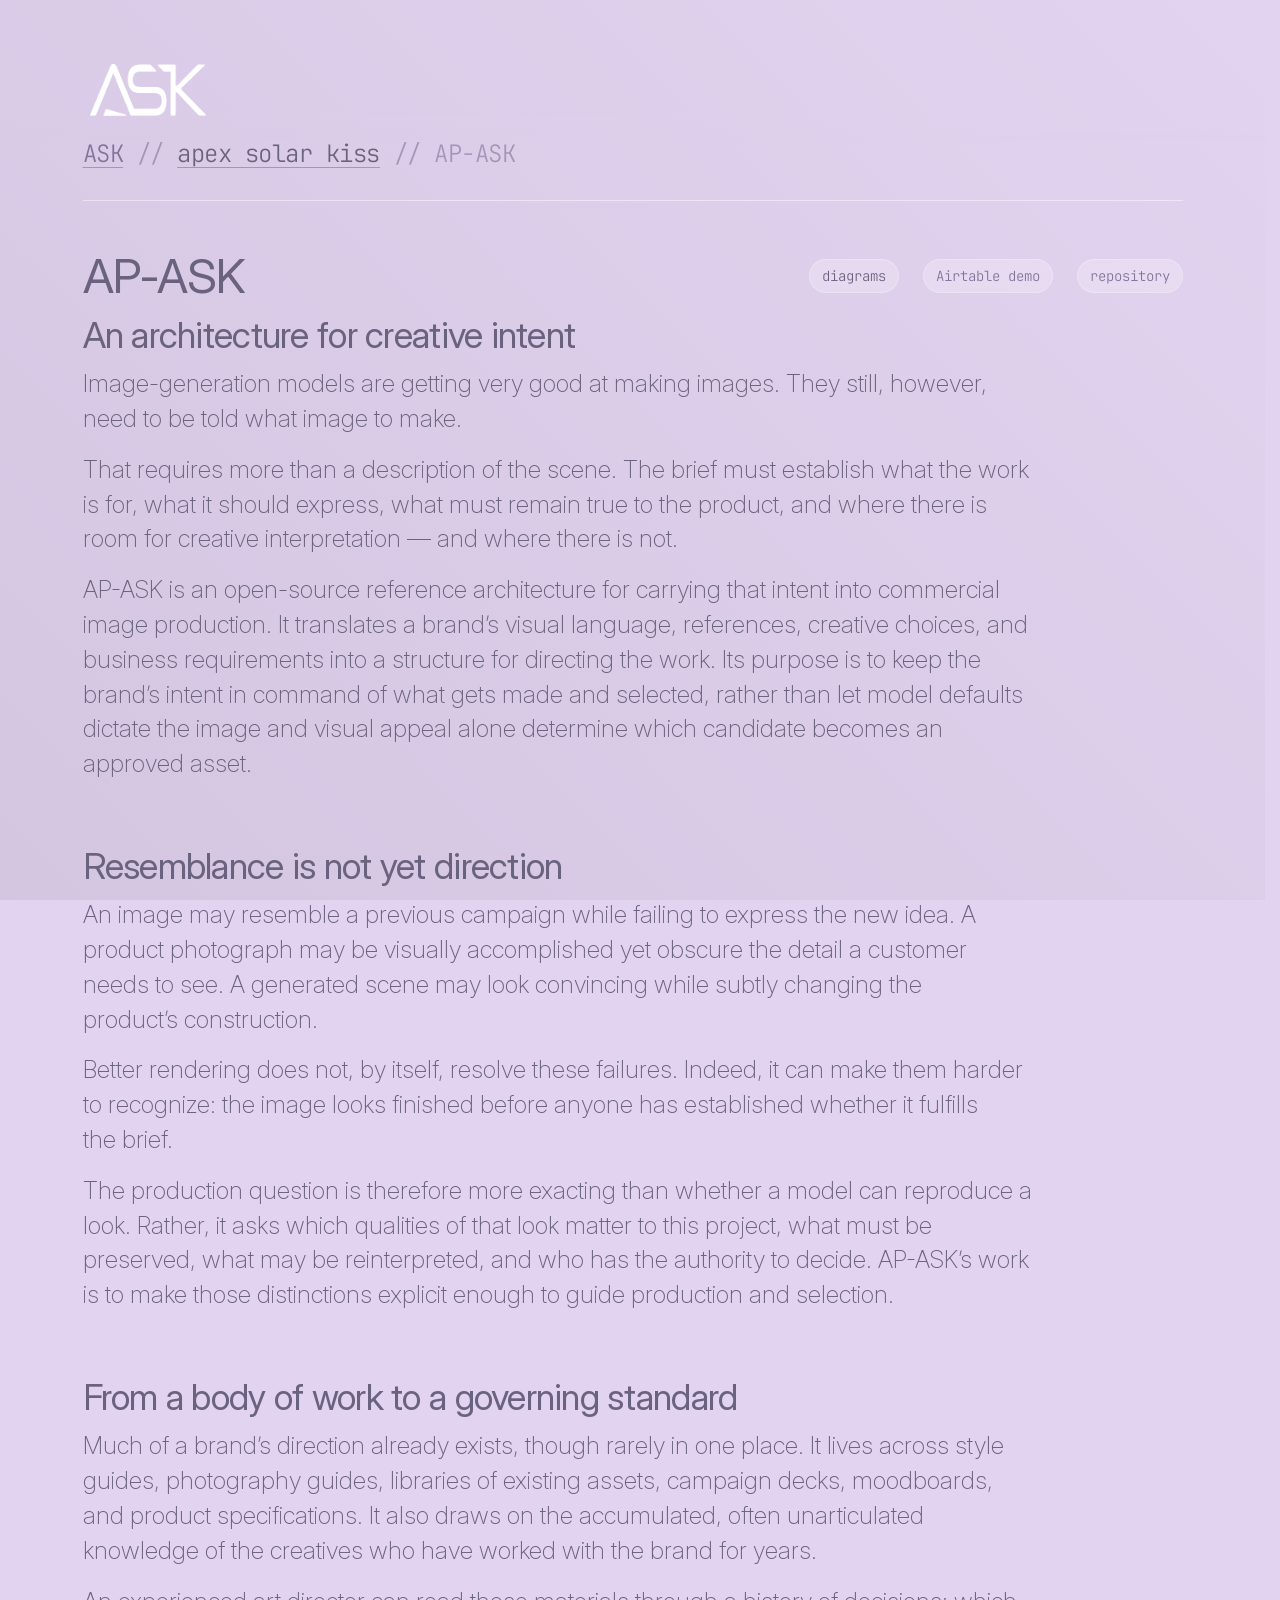
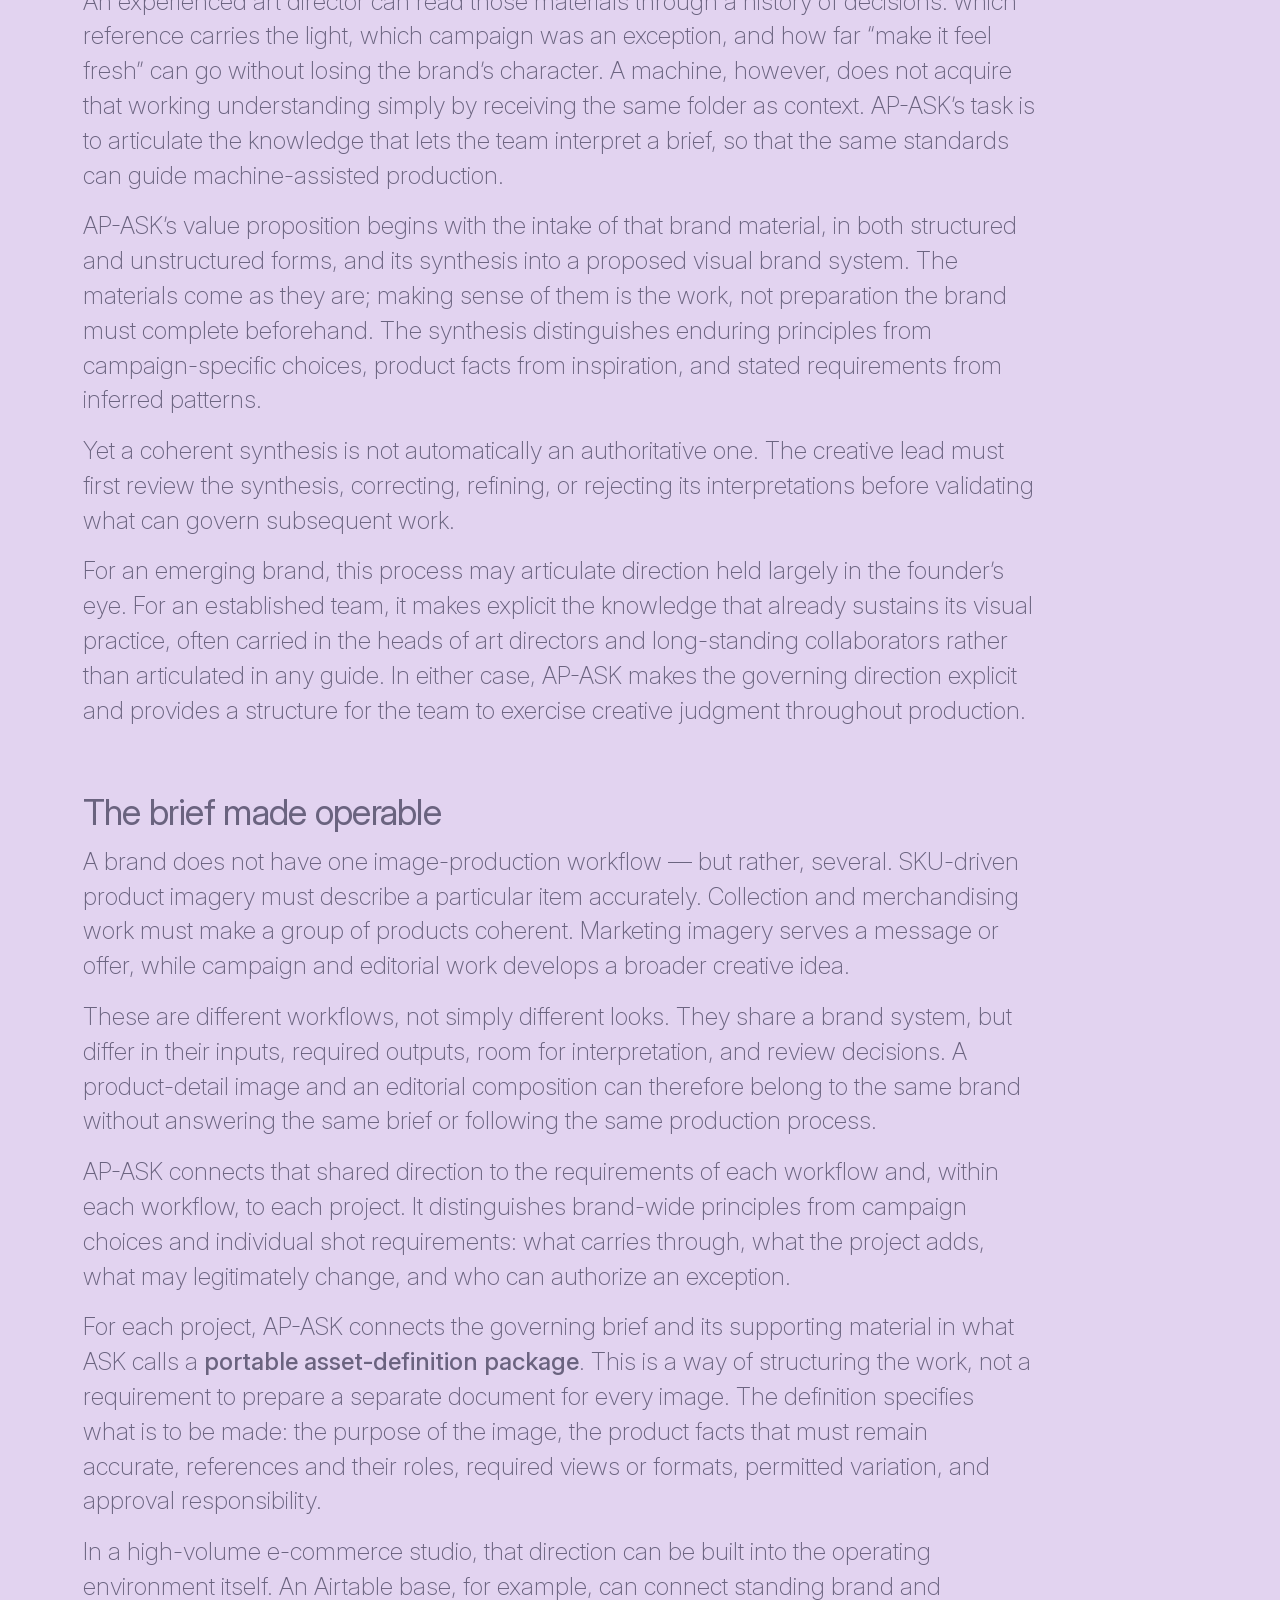
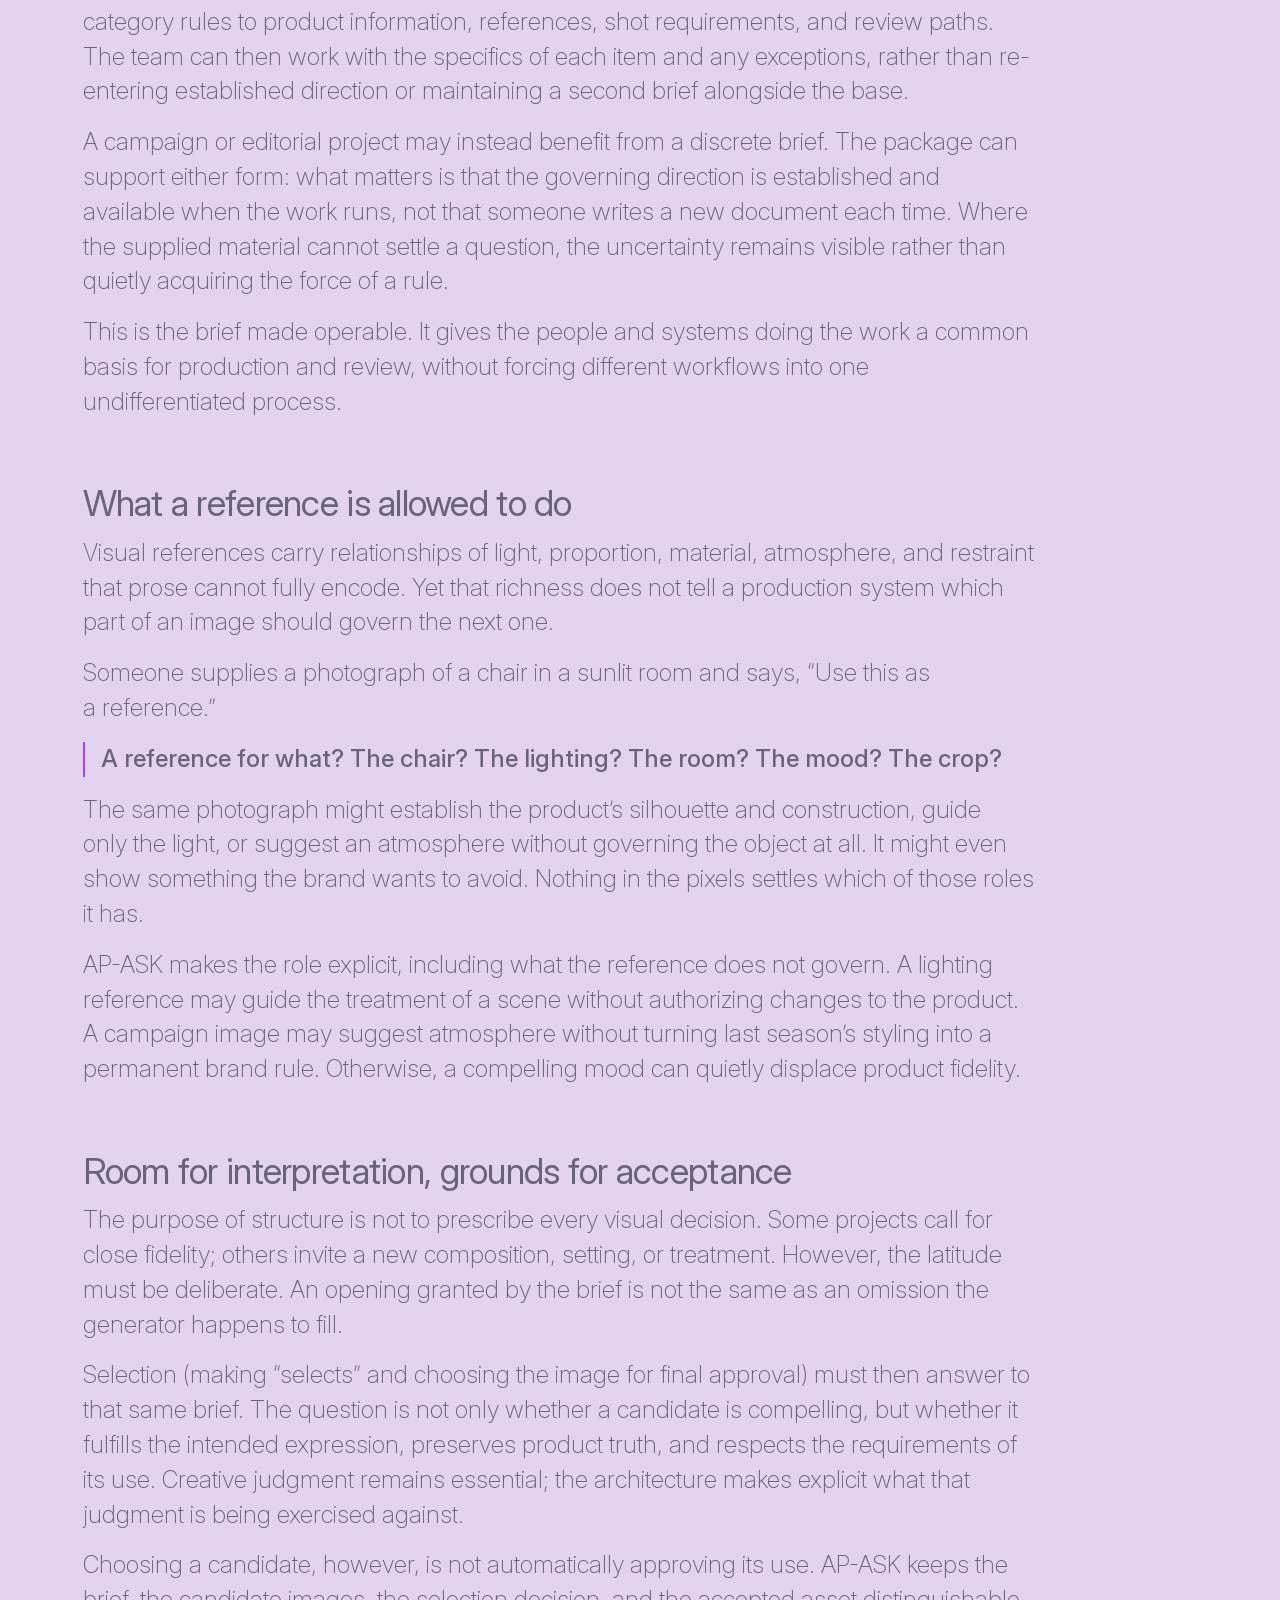
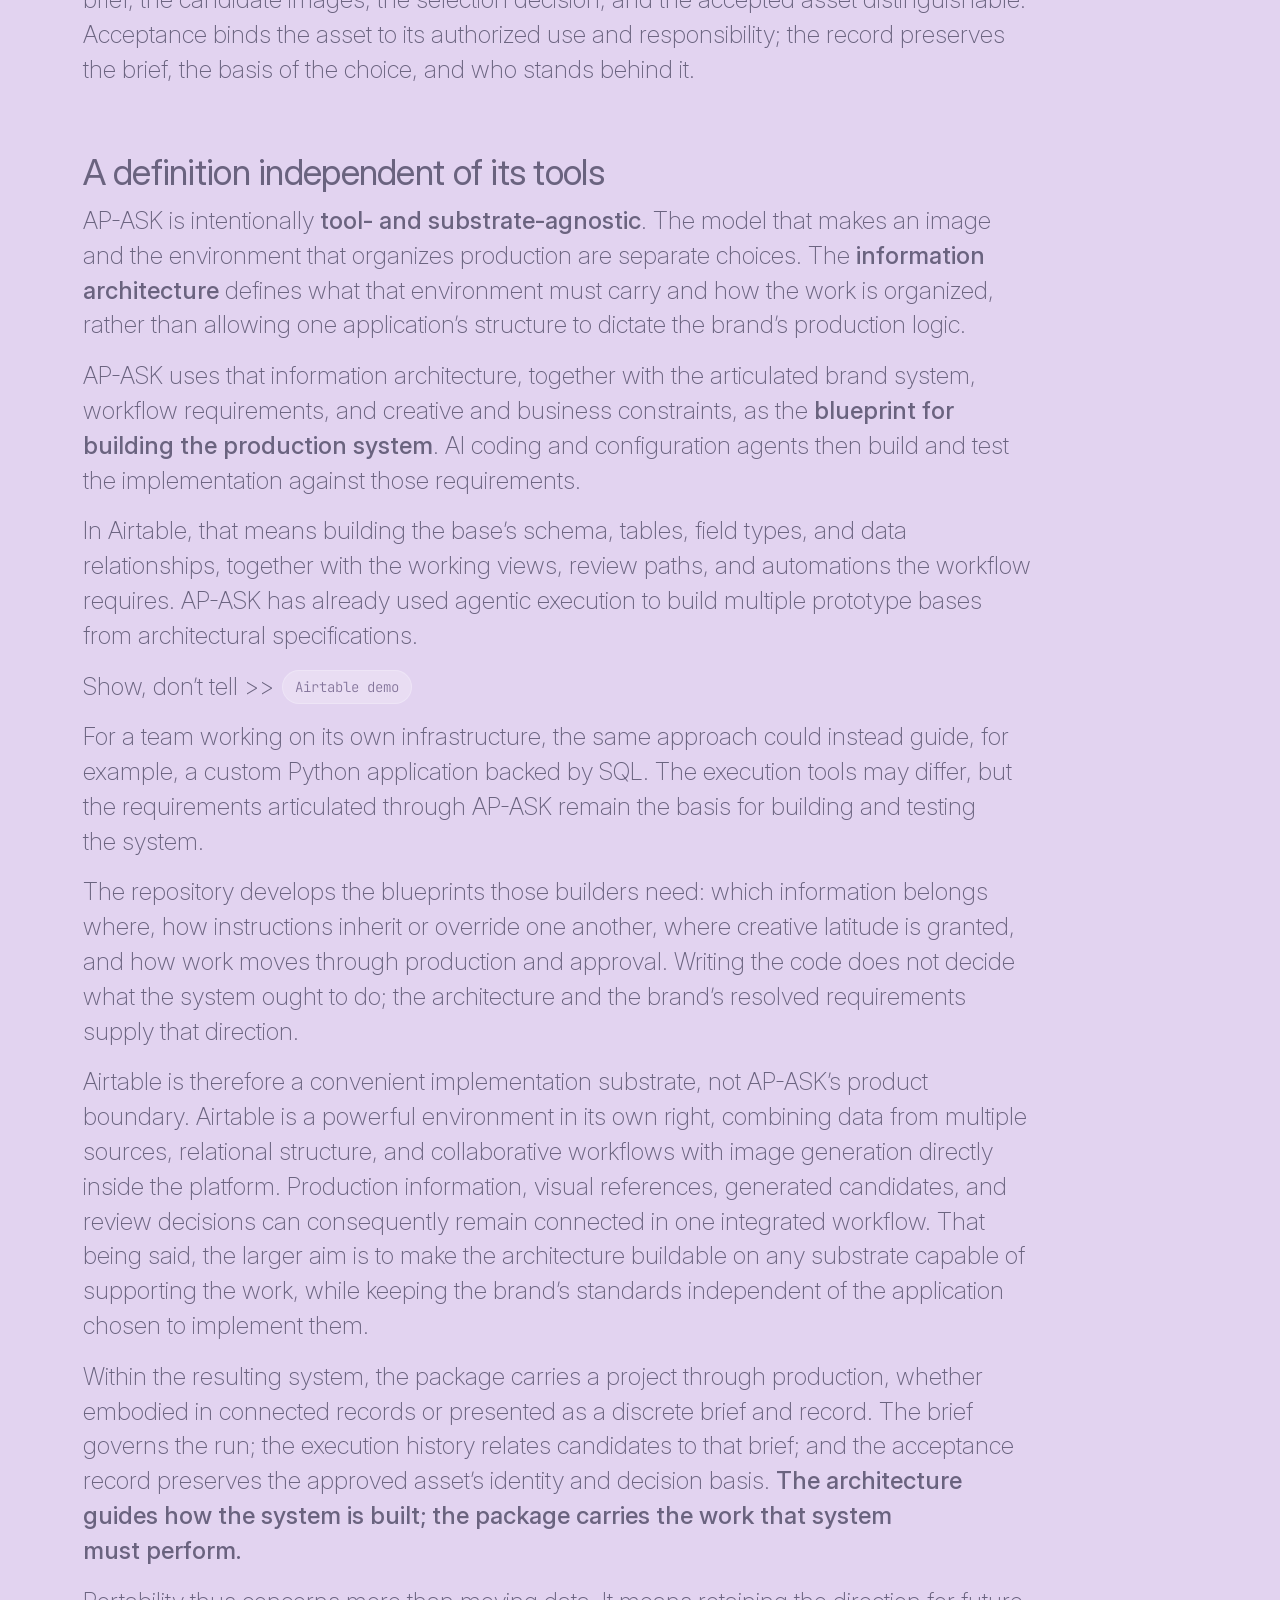
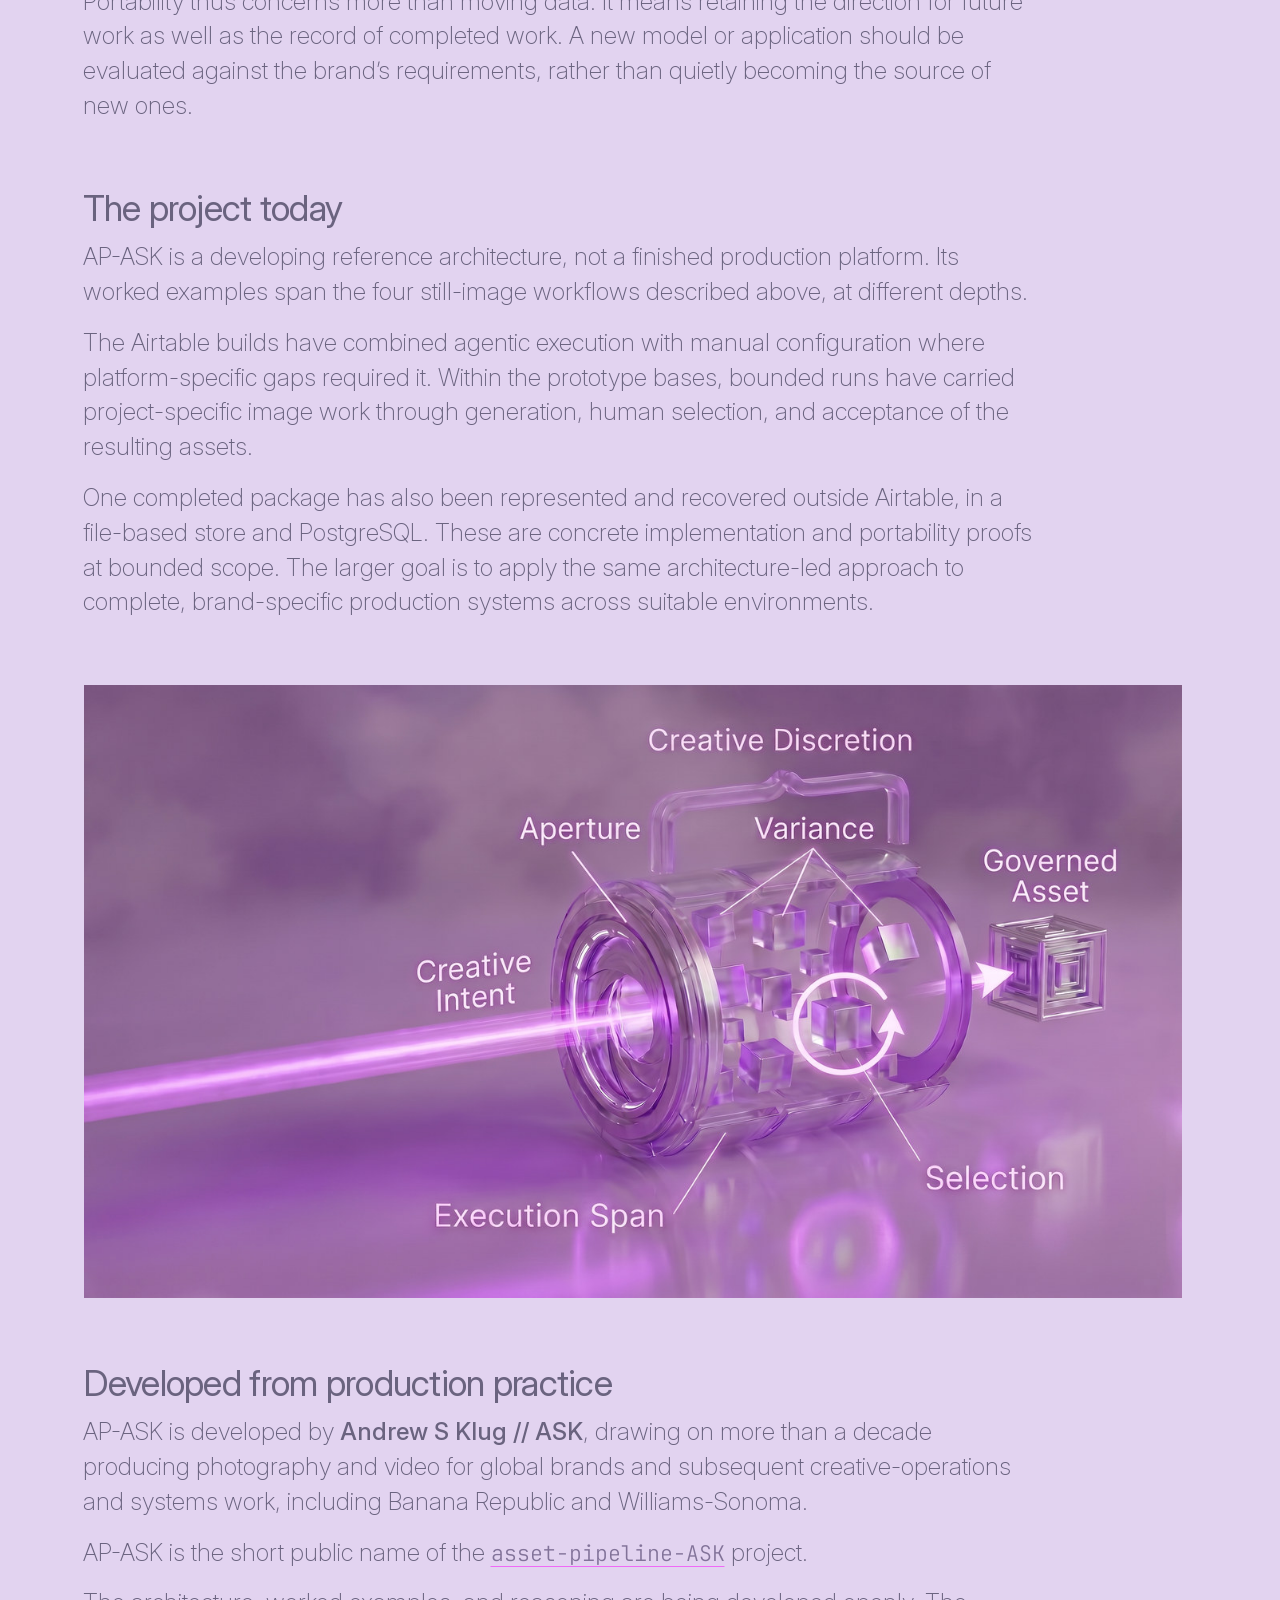
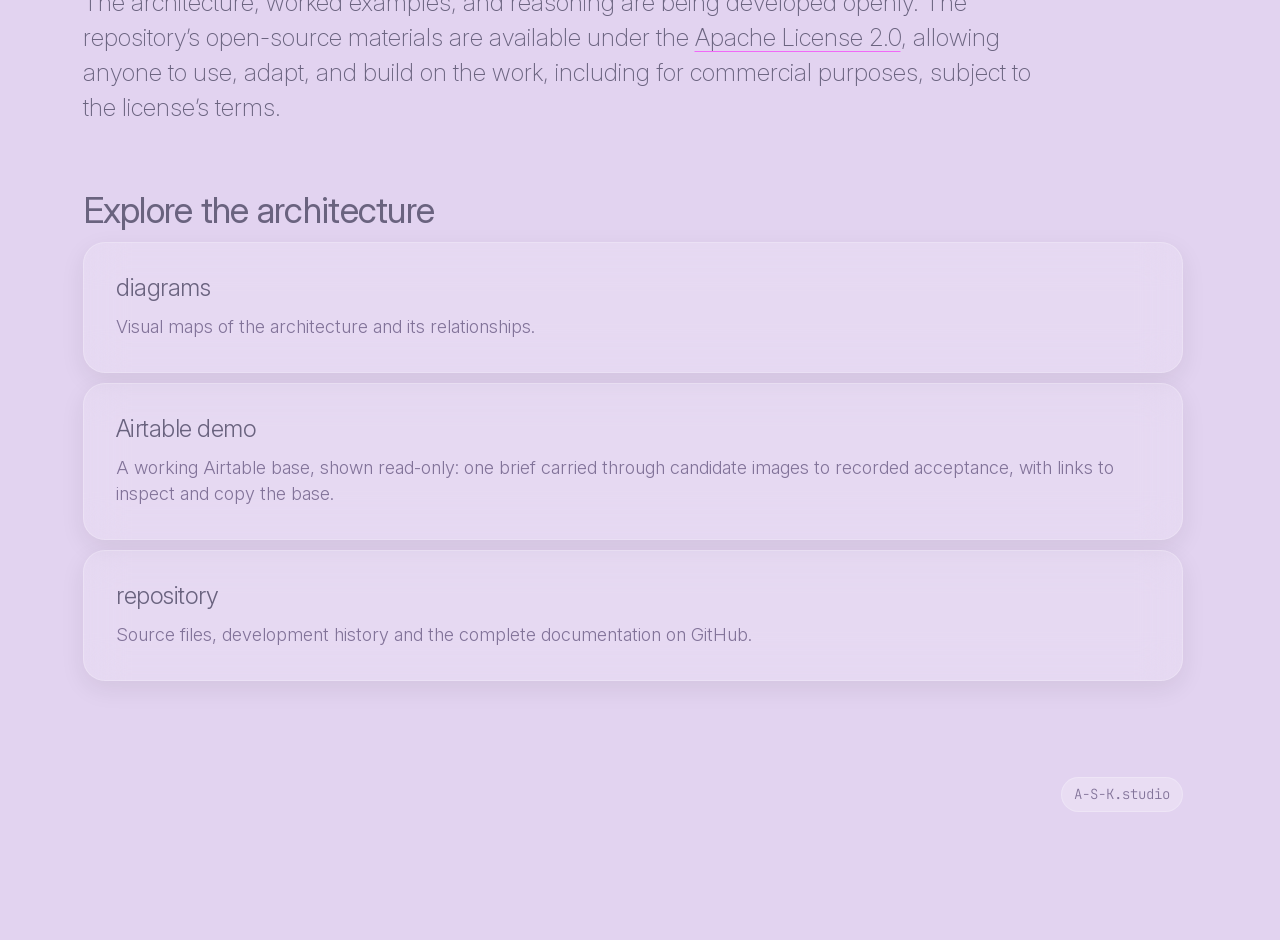
<file: docs/index.html>
<!DOCTYPE html>
<html lang="en">
<head>
<meta charset="UTF-8">
<meta name="viewport" content="width=device-width, initial-scale=1.0">
<title>AP-ASK // An architecture for creative intent</title>
<meta name="description" content="AP-ASK articulates and encodes a brand’s visual language as a clear, reusable system for image production.">
<meta name="color-scheme" content="light dark">
<link rel="canonical" href="https://asset-pipeline.a-s-k.studio/">
<meta property="og:site_name" content="AP-ASK">
<meta property="og:title" content="AP-ASK // An architecture for creative intent">
<meta property="og:description" content="AP-ASK articulates and encodes a brand’s visual language as a clear, reusable system for image production.">
<meta property="og:type" content="website">
<meta property="og:url" content="https://asset-pipeline.a-s-k.studio/">
<meta property="og:image" content="https://asset-pipeline.a-s-k.studio/og-image.png">
<meta property="og:image:type" content="image/png">
<meta property="og:image:width" content="1200">
<meta property="og:image:height" content="630">
<meta property="og:image:alt" content="AP-ASK wordmark on lavender background">
<meta name="twitter:card" content="summary_large_image">
<meta name="twitter:title" content="AP-ASK // An architecture for creative intent">
<meta name="twitter:description" content="AP-ASK articulates and encodes a brand’s visual language as a clear, reusable system for image production.">
<meta name="twitter:image" content="https://asset-pipeline.a-s-k.studio/og-image.png">
<meta name="twitter:image:alt" content="AP-ASK wordmark on lavender background">
<link rel="icon" type="image/svg+xml" href="/favicon.svg">
<link rel="icon" type="image/png" sizes="32x32" href="/favicon-32.png">
<link rel="apple-touch-icon" href="/apple-touch-icon.png">
<!-- ============================================================
     AP-ASK LANDING PAGE — asset-pipeline-ASK/docs/index.html

     The project's public introduction, served at the deployment root. AP-ASK is
     the short public name of asset-pipeline-ASK; the repository name, the
     domain and every technical identifier are unchanged. The page carries the
     approved pitch in full, in its approved order and wording, and links its
     destinations: the diagram collection (diagrams/index.html), the
     technical documentation the site build generates (read/index.html), the
     Airtable demo (a public, read-only Airtable interface) and the
     repository.

     This page is ASSET-PIPELINE-ASK-OWNED content and composition over vendored
     design-system-ASK carriers: the surface-shell pattern and its navigation
     runtime, the surface-panel, surface-action and surface-text-link visual
     rules and the document register (surface-document), all pinned
     byte-identical under diagrams/_dsa-surface/
     and never hand-edited here. Tokens and fonts resolve from the existing
     diagrams/_dsa-tokens/ mirror, so no second token or font copy exists.

     COMPOSITION. Prose stays prose: the register's roles and compositions set
     the type and the space between them — title, section titles, lede and body,
     one flow of sections. The opening is one titled unit: the title with its
     actions at its right, the descriptor that heads the introduction, and
     the introduction. The reference-question passage is presented as a quotation
     on the shared violet rail, with its wording and authored emphasis
     unchanged. Bold words and phrases inside paragraphs stay inline emphasis.
     Nothing in the pitch is carded; the closing navigation is the shared panel
     stack (EXPLORE).

     ACTIONS. The title's line carries four compact actions at its right,
     centered to it: diagrams, technical docs, Airtable demo and repository, so a
     returning or technical reader reaches the destinations without reading on.
     "Airtable demo" keeps Airtable's capitalization and names the substrate of
     the demonstration, not an endorsement.
     They use the shared action styles and the footer's standard spacing; there
     is no sticky navigation.

     INLINE ACTION. In "A definition independent of its tools", the paragraph
     on building Airtable bases is followed by one line of its own, "Show,
     don’t tell >>", ending in the Airtable demo action, styled as in the
     title's line. The line uses the document register's action row
     (doc-actions), so the text and the pill are centered on each other rather
     than baseline-aligned. It keeps the reading measure, and on a narrow
     screen the pill wraps whole.

     EXPLORE. After the author section, "Explore the architecture" offers the
     same four destinations as a stack of full-width shared panels, each with
     one line of support, for a reader who has read the introduction. Like the
     title's line and the figure, the stack spans the content width. It replaces
     the footer's former diagrams + repository pair; the footer keeps the
     A-S-K.studio link.

     BUILD-ONLY LINKS. The technical documentation under read/ is generated by
     the site build and does not exist in a clone. Its action, its panel and its
     navigation entry each sit in a <template data-read-build> fragment, which a
     clone keeps inert and the site build (tools/read/, which declares this page
     a front door) renders by removing the template tags. A clone shows the
     diagrams, Airtable demo and repository destinations only.

     FIGURE. One image sits between "The project today" and the author section:
     a conceptual illustration, presented without a heading or caption, so the
     approved text is unchanged. It is presentation, not evidence. Like the
     title's line, it is exempt from the reading measure and spans the content
     width, so its embedded labels stay legible. The page shows one of two
     resized copies, chosen by srcset; the link opens the original file under
     images/, kept byte-identical to the source so its embedded content
     credentials travel with it. The link takes surface-action.css's attention
     edge on its own transparent border, so the edge appears on hover and
     keyboard focus and moves nothing. The img's sizes attribute repeats the
     shell's geometry as numbers, because sizes cannot read custom properties:
     1100px is --surface-shell-content-max and 64px is twice --space-6, the
     page's side padding. A re-vendor that changes either must update sizes.

     SHARE CARD. Link previews carry the AP-ASK card, og-image.png at the
     deployed root: the AP-ASK wordmark, logo-AP-ASK.svg, drawn in white 900px
     wide and centered on a 1200 x 630 lavender-ASK (#d4c6e1) field. It is
     declared explicitly so that a platform falling back to the page's own
     images never picks the figure, and vercel.json serves the figure's files
     noindex so that search results do not use it as the page's thumbnail. The
     card's mark does not replace the shell's ASK wordmark pair.

     HEADINGS. The shell's structural title — the breadcrumbed h1, "ASK // apex
     solar kiss // AP-ASK" — is the family locator every shell page carries. The
     project's own heading is the document title, "AP-ASK", with nothing added.

     SHELL LEDE, OMITTED. The shell's header carries a lede describing the
     surface. This page leaves it out: any lede here would be copy beyond the
     approved pitch, so the page opens on the approved text alone.

     TIER BOUNDARY. As on the diagram collection, the shell's mark slot carries
     the ASK-assigned Tier-3 wordmark. The assignment is a property of these
     navigation surfaces and does not make asset-pipeline-ASK ASK-the-entity.
     ============================================================ -->
<link rel="stylesheet" href="diagrams/_dsa-tokens/colors_and_type.css">
<link rel="stylesheet" href="diagrams/_dsa-surface/surface-panel.css">
<link rel="stylesheet" href="diagrams/_dsa-surface/surface-action.css">
<link rel="stylesheet" href="diagrams/_dsa-surface/surface-text-link.css">
<link rel="stylesheet" href="diagrams/_dsa-surface/surface-shell.css">
<link rel="stylesheet" href="diagrams/_dsa-surface/surface-document.css">
<style>
  /* Local delta only: a full-height field, as on the diagram collection, and the
     reading measure, which the shell leaves to the consumer by contract. The
     measure is the one the family's other document page uses; it applies to the
     document's text, while the title's line spans the full width so its actions
     share the footer's right edge, and so do the figure and the closing panel
     stack. */
  body { min-height: 100vh; }
  .ap-pitch > :not(.doc-titled):not(.ap-figure):not(.ap-explore), .ap-pitch > .doc-titled > :not(.ap-title-line) { max-width: 68ch; }
  /* The figure: no user-agent margin, since the flow's gap already spaces it. Its
     link is an image object that adopts the attention edge by class, on the
     bordered anatomy: a 1px border, transparent at rest, which the shared rule
     turns magenta on hover and focus. The image fills the link at every width. */
  .ap-figure { margin: 0; }
  .ap-figure-link { display: block; border: 1px solid transparent; cursor: zoom-in; }
  .ap-figure-link > img { display: block; width: 100%; height: auto; }
  /* The title's line carries the actions at its right, centered to the title and
     spaced like the footer's actions (--space-5); where the line is too narrow for
     the title and the actions, they wrap below it, still at the right. */
  .ap-title-line { display: flex; flex-wrap: wrap; align-items: center; column-gap: var(--space-5); row-gap: var(--space-3); }
  .ap-title-nav { display: flex; flex-wrap: wrap; align-items: center; justify-content: flex-end; gap: var(--space-5); margin-left: auto; }
  /* The closing navigation: the four destinations as a vertical stack of the
     shared panels. The stack's gap is this page's, as on design-system-ASK's
     index; the panels are the shared surface-panel contract. The supporting
     foreground is the one that contract leaves to each surface. */
  .ap-routes { display: flex; flex-direction: column; gap: 10px; }
  .ap-routes .surface-panel-support { color: var(--fg-2); }
</style>
</head>
<body>
<div class="surface">

  <header class="surface-head">
    <div class="surface-head-main">
      <a class="surface-mark" href="index.html" aria-label="AP-ASK home">
        <img class="surface-mark-light" src="diagrams/_dsa-surface/assets/logo-ASK-white.png" alt="" aria-hidden="true" width="2160" height="974">
        <img class="surface-mark-dark" src="diagrams/_dsa-surface/assets/logo-ASK-lavender-ASK.png" alt="" aria-hidden="true" width="2160" height="974">
      </a>
      <!-- BREADCRUMB. The complete public path: the meta-brand front door, the
           apex solar kiss studio route, and this page as the current leaf. The
           panel derives its path from this chain. -->
      <nav class="surface-breadcrumb" aria-label="Breadcrumb">
        <h1 class="surface-title"><a class="org" href="https://a-s-k.studio/">ASK</a> <span class="sep" aria-hidden="true">//</span> <a href="https://a-s-k.studio/apex-solar-kiss">apex solar kiss</a> <span class="sep" aria-hidden="true">//</span> <span class="page" aria-current="page">AP-ASK</span></h1>
      </nav>
    </div>
  </header>

  <hr class="surface-rule">

  <main class="surface-payload">
    <article class="ap-pitch doc-flow" aria-labelledby="ap-ask-title">
      <header class="doc-titled">
        <div class="ap-title-line">
          <h2 class="doc-title" id="ap-ask-title">AP-ASK</h2>
          <div class="ap-title-nav">
            <a class="surface-action" href="diagrams/index.html">diagrams</a>
            <template data-read-build>
            <a class="surface-action surface-action--secondary" href="read/index.html">technical docs</a>
            </template>
            <a class="surface-action surface-action--secondary" href="https://airtable.com/appAd5MxDJ7PnVBue/shrktCKpBa1RIVSqG" target="_blank" rel="noopener">Airtable demo</a>
            <a class="surface-action surface-action--secondary" href="https://github.com/apexSolarKiss/asset-pipeline-ASK" target="_blank" rel="noopener">repository</a>
          </div>
        </div>
        <h3 class="doc-section-title" id="ap-ask-intro">An architecture for creative intent</h3>
        <div class="doc-prose">
          <p class="doc-lede">Image-generation models are getting very good at making images. They still, however, need to be told what image to make.</p>
          <p class="doc-lede">That requires more than a description of the scene. The brief must establish what the work is for, what it should express, what must remain true to the product, and where there is room for creative interpretation — and where there is not.</p>
          <p class="doc-lede">AP-ASK is an open-source reference architecture for carrying that intent into commercial image production. It translates a brand’s visual language, references, creative choices, and business requirements into a structure for directing the work. Its purpose is to keep the brand’s intent in command of what gets made and selected, rather than let model defaults dictate the image and visual appeal alone determine which candidate becomes an approved asset.</p>
        </div>
      </header>
      <section class="doc-section">
        <h3 class="doc-section-title" id="ap-ask-resemblance-is-not-yet-direction">Resemblance is not yet direction</h3>
        <div class="doc-prose">
          <p class="doc-body">An image may resemble a previous campaign while failing to express the new idea. A product photograph may be visually accomplished yet obscure the detail a customer needs to see. A generated scene may look convincing while subtly changing the product’s construction.</p>
          <p class="doc-body">Better rendering does not, by itself, resolve these failures. Indeed, it can make them harder to recognize: the image looks finished before anyone has established whether it fulfills the brief.</p>
          <p class="doc-body">The production question is therefore more exacting than whether a model can reproduce a look. Rather, it asks which qualities of that look matter to this project, what must be preserved, what may be reinterpreted, and who has the authority to decide. AP-ASK’s work is to make those distinctions explicit enough to guide production and selection.</p>
        </div>
      </section>
      <section class="doc-section">
        <h3 class="doc-section-title" id="ap-ask-from-a-body-of-work-to-a-governing-standard">From a body of work to a governing standard</h3>
        <div class="doc-prose">
          <p class="doc-body">Much of a brand’s direction already exists, though rarely in one place. It lives across style guides, photography guides, libraries of existing assets, campaign decks, moodboards, and product specifications. It also draws on the accumulated, often unarticulated knowledge of the creatives who have worked with the brand for years.</p>
          <p class="doc-body">An experienced art director can read those materials through a history of decisions: which reference carries the light, which campaign was an exception, and how far “make it feel fresh” can go without losing the brand’s character. A machine, however, does not acquire that working understanding simply by receiving the same folder as context. AP-ASK’s task is to articulate the knowledge that lets the team interpret a brief, so that the same standards can guide machine-assisted production.</p>
          <p class="doc-body">AP-ASK’s value proposition begins with the intake of that brand material, in both structured and unstructured forms, and its synthesis into a proposed visual brand system. The materials come as they are; making sense of them is the work, not preparation the brand must complete beforehand. The synthesis distinguishes enduring principles from campaign-specific choices, product facts from inspiration, and stated requirements from inferred patterns.</p>
          <p class="doc-body">Yet a coherent synthesis is not automatically an authoritative one. The creative lead must first review the synthesis, correcting, refining, or rejecting its interpretations before validating what can govern subsequent work.</p>
          <p class="doc-body">For an emerging brand, this process may articulate direction held largely in the founder’s eye. For an established team, it makes explicit the knowledge that already sustains its visual practice, often carried in the heads of art directors and long-standing collaborators rather than articulated in any guide. In either case, AP-ASK makes the governing direction explicit and provides a structure for the team to exercise creative judgment throughout production.</p>
        </div>
      </section>
      <section class="doc-section">
        <h3 class="doc-section-title" id="ap-ask-the-brief-made-operable">The brief made operable</h3>
        <div class="doc-prose">
          <p class="doc-body">A brand does not have one image-production workflow — but rather, several. SKU-driven product imagery must describe a particular item accurately. Collection and merchandising work must make a group of products coherent. Marketing imagery serves a message or offer, while campaign and editorial work develops a broader creative idea.</p>
          <p class="doc-body">These are different workflows, not simply different looks. They share a brand system, but differ in their inputs, required outputs, room for interpretation, and review decisions. A product-detail image and an editorial composition can therefore belong to the same brand without answering the same brief or following the same production process.</p>
          <p class="doc-body">AP-ASK connects that shared direction to the requirements of each workflow and, within each workflow, to each project. It distinguishes brand-wide principles from campaign choices and individual shot requirements: what carries through, what the project adds, what may legitimately change, and who can authorize an exception.</p>
          <p class="doc-body">For each project, AP-ASK connects the governing brief and its supporting material in what ASK calls a <strong>portable asset-definition package</strong>. This is a way of structuring the work, not a requirement to prepare a separate document for every image. The definition specifies what is to be made: the purpose of the image, the product facts that must remain accurate, references and their roles, required views or formats, permitted variation, and approval responsibility.</p>
          <p class="doc-body">In a high-volume e-commerce studio, that direction can be built into the operating environment itself. An Airtable base, for example, can connect standing brand and category rules to product information, references, shot requirements, and review paths. The team can then work with the specifics of each item and any exceptions, rather than re-entering established direction or maintaining a second brief alongside the base.</p>
          <p class="doc-body">A campaign or editorial project may instead benefit from a discrete brief. The package can support either form: what matters is that the governing direction is established and available when the work runs, not that someone writes a new document each time. Where the supplied material cannot settle a question, the uncertainty remains visible rather than quietly acquiring the force of a rule.</p>
          <p class="doc-body">This is the brief made operable. It gives the people and systems doing the work a common basis for production and review, without forcing different workflows into one undifferentiated process.</p>
        </div>
      </section>
      <section class="doc-section">
        <h3 class="doc-section-title" id="ap-ask-what-a-reference-is-allowed-to-do">What a reference is allowed to do</h3>
        <div class="doc-prose">
          <p class="doc-body">Visual references carry relationships of light, proportion, material, atmosphere, and restraint that prose cannot fully encode. Yet that richness does not tell a production system which part of an image should govern the next one.</p>
          <p class="doc-body">Someone supplies a photograph of a chair in a sunlit room and says, “Use this as a reference.”</p>
          <blockquote class="doc-quote">
            <p><strong>A reference for what? The chair? The lighting? The room? The mood? The crop?</strong></p>
          </blockquote>
          <p class="doc-body">The same photograph might establish the product’s silhouette and construction, guide only the light, or suggest an atmosphere without governing the object at all. It might even show something the brand wants to avoid. Nothing in the pixels settles which of those roles it has.</p>
          <p class="doc-body">AP-ASK makes the role explicit, including what the reference does not govern. A lighting reference may guide the treatment of a scene without authorizing changes to the product. A campaign image may suggest atmosphere without turning last season’s styling into a permanent brand rule. Otherwise, a compelling mood can quietly displace product fidelity.</p>
        </div>
      </section>
      <section class="doc-section">
        <h3 class="doc-section-title" id="ap-ask-room-for-interpretation-grounds-for-acceptance">Room for interpretation, grounds for acceptance</h3>
        <div class="doc-prose">
          <p class="doc-body">The purpose of structure is not to prescribe every visual decision. Some projects call for close fidelity; others invite a new composition, setting, or treatment. However, the latitude must be deliberate. An opening granted by the brief is not the same as an omission the generator happens to fill.</p>
          <p class="doc-body">Selection (making “selects” and choosing the image for final approval) must then answer to that same brief. The question is not only whether a candidate is compelling, but whether it fulfills the intended expression, preserves product truth, and respects the requirements of its use. Creative judgment remains essential; the architecture makes explicit what that judgment is being exercised against.</p>
          <p class="doc-body">Choosing a candidate, however, is not automatically approving its use. AP-ASK keeps the brief, the candidate images, the selection decision, and the accepted asset distinguishable. Acceptance binds the asset to its authorized use and responsibility; the record preserves the brief, the basis of the choice, and who stands behind it.</p>
        </div>
      </section>
      <section class="doc-section">
        <h3 class="doc-section-title" id="ap-ask-a-definition-independent-of-its-tools">A definition independent of its tools</h3>
        <div class="doc-prose">
          <p class="doc-body">AP-ASK is intentionally <strong>tool- and substrate-agnostic</strong>. The model that makes an image and the environment that organizes production are separate choices. The <strong>information architecture</strong> defines what that environment must carry and how the work is organized, rather than allowing one application’s structure to dictate the brand’s production logic.</p>
          <p class="doc-body">AP-ASK uses that information architecture, together with the articulated brand system, workflow requirements, and creative and business constraints, as the <strong>blueprint for building the production system</strong>. AI coding and configuration agents then build and test the implementation against those requirements.</p>
          <p class="doc-body">In Airtable, that means building the base’s schema, tables, field types, and data relationships, together with the working views, review paths, and automations the workflow requires. AP-ASK has already used agentic execution to build multiple prototype bases from architectural specifications.</p>
          <p class="doc-body doc-actions"><span>Show, don’t tell &gt;&gt;</span> <a class="surface-action surface-action--secondary" href="https://airtable.com/appAd5MxDJ7PnVBue/shrktCKpBa1RIVSqG" target="_blank" rel="noopener">Airtable demo</a></p>
          <p class="doc-body">For a team working on its own infrastructure, the same approach could instead guide, for example, a custom Python application backed by SQL. The execution tools may differ, but the requirements articulated through AP-ASK remain the basis for building and testing the system.</p>
          <p class="doc-body">The repository develops the blueprints those builders need: which information belongs where, how instructions inherit or override one another, where creative latitude is granted, and how work moves through production and approval. Writing the code does not decide what the system ought to do; the architecture and the brand’s resolved requirements supply that direction.</p>
          <p class="doc-body">Airtable is therefore a convenient implementation substrate, not AP-ASK’s product boundary. Airtable is a powerful environment in its own right, combining data from multiple sources, relational structure, and collaborative workflows with image generation directly inside the platform. Production information, visual references, generated candidates, and review decisions can consequently remain connected in one integrated workflow. That being said, the larger aim is to make the architecture buildable on any substrate capable of supporting the work, while keeping the brand’s standards independent of the application chosen to implement them.</p>
          <p class="doc-body">Within the resulting system, the package carries a project through production, whether embodied in connected records or presented as a discrete brief and record. The brief governs the run; the execution history relates candidates to that brief; and the acceptance record preserves the approved asset’s identity and decision basis. <strong>The architecture guides how the system is built; the package carries the work that system must perform.</strong></p>
          <p class="doc-body">Portability thus concerns more than moving data. It means retaining the direction for future work as well as the record of completed work. A new model or application should be evaluated against the brand’s requirements, rather than quietly becoming the source of new ones.</p>
        </div>
      </section>
      <section class="doc-section">
        <h3 class="doc-section-title" id="ap-ask-the-project-today">The project today</h3>
        <div class="doc-prose">
          <p class="doc-body">AP-ASK is a developing reference architecture, not a finished production platform. Its worked examples span the four still-image workflows described above, at different depths.</p>
          <p class="doc-body">The Airtable builds have combined agentic execution with manual configuration where platform-specific gaps required it. Within the prototype bases, bounded runs have carried project-specific image work through generation, human selection, and acceptance of the resulting assets.</p>
          <p class="doc-body">One completed package has also been represented and recovered outside Airtable, in a file-based store and PostgreSQL. These are concrete implementation and portability proofs at bounded scope. The larger goal is to apply the same architecture-led approach to complete, brand-specific production systems across suitable environments.</p>
        </div>
      </section>
      <figure class="ap-figure">
        <a class="ap-figure-link surface-attention-edge" href="images/intent-to-governed-asset.jpg">
          <img src="images/intent-to-governed-asset-1376.jpg" srcset="images/intent-to-governed-asset-1376.jpg 1376w, images/intent-to-governed-asset-2200.jpg 2200w" sizes="(min-width: 1164px) 1100px, calc(100vw - 64px)" width="1376" height="768" loading="lazy" decoding="async" alt="Conceptual illustration. A violet beam labeled Creative Intent enters a transparent glass cylinder through a ring labeled Aperture. Inside the cylinder, labeled Execution Span, small glass cubes labeled Variance float beneath a handle-shaped bracket labeled Creative Discretion. A circular arrow labeled Selection marks one cube, and an arrow leads out of the cylinder to a nested cube labeled Governed Asset.">
        </a>
      </figure>
      <section class="doc-section">
        <h3 class="doc-section-title" id="ap-ask-developed-from-production-practice">Developed from production practice</h3>
        <div class="doc-prose">
          <p class="doc-body">AP-ASK is developed by <strong>Andrew S Klug // ASK</strong>, drawing on more than a decade producing photography and video for global brands and subsequent creative-operations and systems work, including Banana Republic and Williams-Sonoma.</p>
          <p class="doc-body">AP-ASK is the short public name of the <a class="surface-text-link" href="https://github.com/apexSolarKiss/asset-pipeline-ASK" target="_blank" rel="noopener"><code class="doc-code">asset-pipeline-ASK</code></a> project.</p>
          <p class="doc-body">The architecture, worked examples, and reasoning are being developed openly. The repository’s open-source materials are available under the <a class="surface-text-link" href="https://github.com/apexSolarKiss/asset-pipeline-ASK/blob/main/LICENSE" target="_blank" rel="noopener">Apache License 2.0</a>, allowing anyone to use, adapt, and build on the work, including for commercial purposes, subject to the license’s terms.</p>
        </div>
      </section>
      <section class="doc-section ap-explore">
        <h3 class="doc-section-title" id="ap-ask-explore-the-architecture">Explore the architecture</h3>
        <nav class="ap-routes" aria-labelledby="ap-ask-explore-the-architecture">
          <a class="surface-panel" href="diagrams/index.html">
            <span class="surface-panel-title">diagrams</span>
            <span class="surface-panel-support">Visual maps of the architecture and its relationships.</span>
          </a>
          <template data-read-build>
          <a class="surface-panel" href="read/index.html">
            <span class="surface-panel-title">technical documentation</span>
            <span class="surface-panel-support">Architecture, specifications and worked examples for implementers and AI-assisted workflows.</span>
          </a>
          </template>
          <a class="surface-panel" href="https://airtable.com/appAd5MxDJ7PnVBue/shrktCKpBa1RIVSqG" target="_blank" rel="noopener">
            <span class="surface-panel-title">Airtable demo</span>
            <span class="surface-panel-support">A working Airtable base, shown read-only: one brief carried through candidate images to recorded acceptance, with links to inspect and copy the base.</span>
          </a>
          <a class="surface-panel" href="https://github.com/apexSolarKiss/asset-pipeline-ASK" target="_blank" rel="noopener">
            <span class="surface-panel-title">repository</span>
            <span class="surface-panel-support">Source files, development history and the complete documentation on GitHub.</span>
          </a>
        </nav>
      </section>
    </article>
  </main>

  <footer class="surface-footer">
    <a class="surface-action surface-action--secondary" href="https://a-s-k.studio/" target="_blank" rel="noopener">A-S-K.studio</a>
  </footer>

  <!-- Responsive navigation. The identity mark discloses the panel. The diagram
       collection, the technical documentation and the Airtable demo are listed
       under this page, the technical documentation build-only, as above; the
       panel's runtime renders each entry from its label and href alone, so the
       demo opens in the same tab here. The repository is a utility destination
       and sits in the utility row, not in the ancestry. So do design-system-ASK
       and design, AP-ASK's peers under apex solar kiss, as off-path links. -->
  <template class="surface-nav-source">
    <ul class="surface-nav-local">
      <li data-surface-nav-current>
        <ul>
          <li><a href="diagrams/index.html">diagrams</a></li>
          <template data-read-build>
          <li><a href="read/index.html">technical documentation</a></li>
          </template>
          <li><a href="https://airtable.com/appAd5MxDJ7PnVBue/shrktCKpBa1RIVSqG">Airtable demo</a></li>
        </ul>
      </li>
    </ul>
    <p class="surface-nav-utilities">
      <a class="surface-action surface-action--secondary" href="https://design-system.a-s-k.studio/">design-system-ASK</a>
      <a class="surface-action surface-action--secondary" href="https://a-s-k.studio/apex-solar-kiss/design">design</a>
      <a class="surface-action surface-action--secondary" href="https://github.com/apexSolarKiss/asset-pipeline-ASK" target="_blank" rel="noopener">repository</a>
    </p>
  </template>

</div>

<script src="diagrams/_dsa-surface/surface-shell.js"></script>
</body>
</html>
</file>
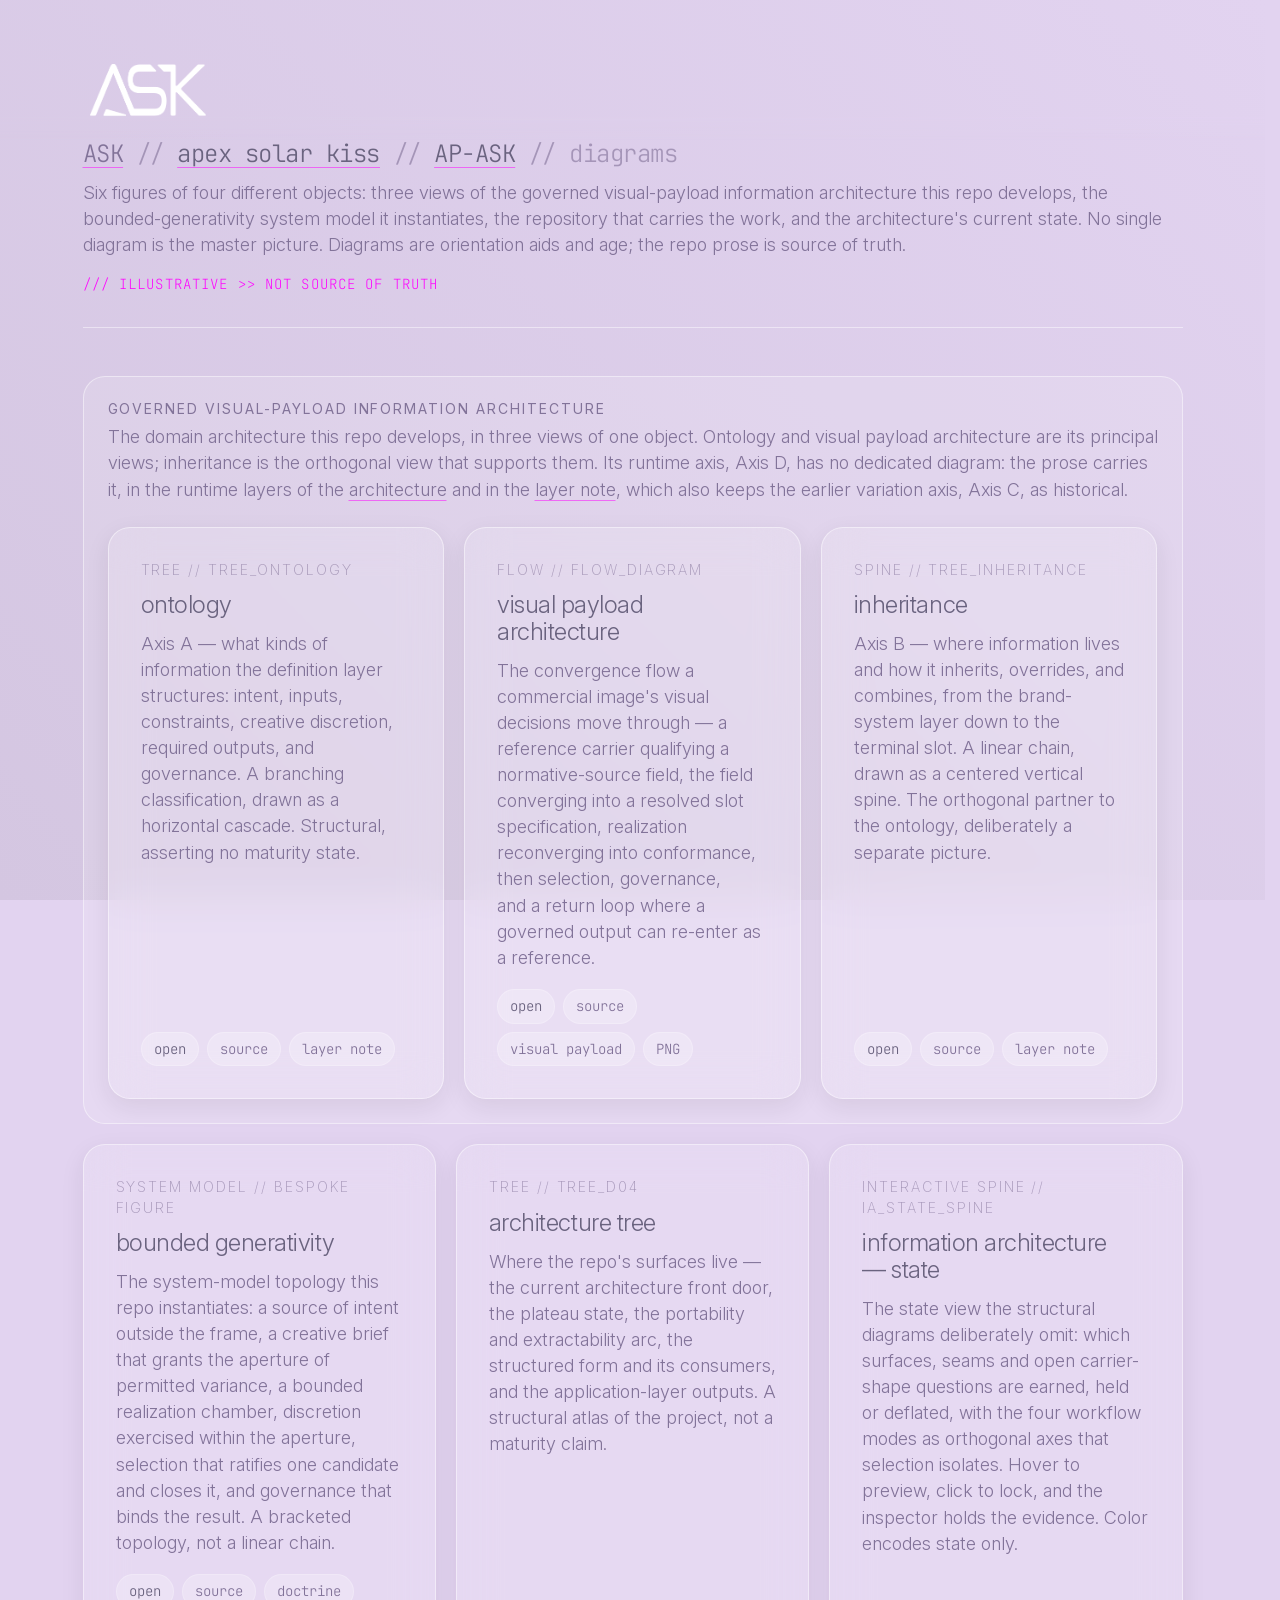
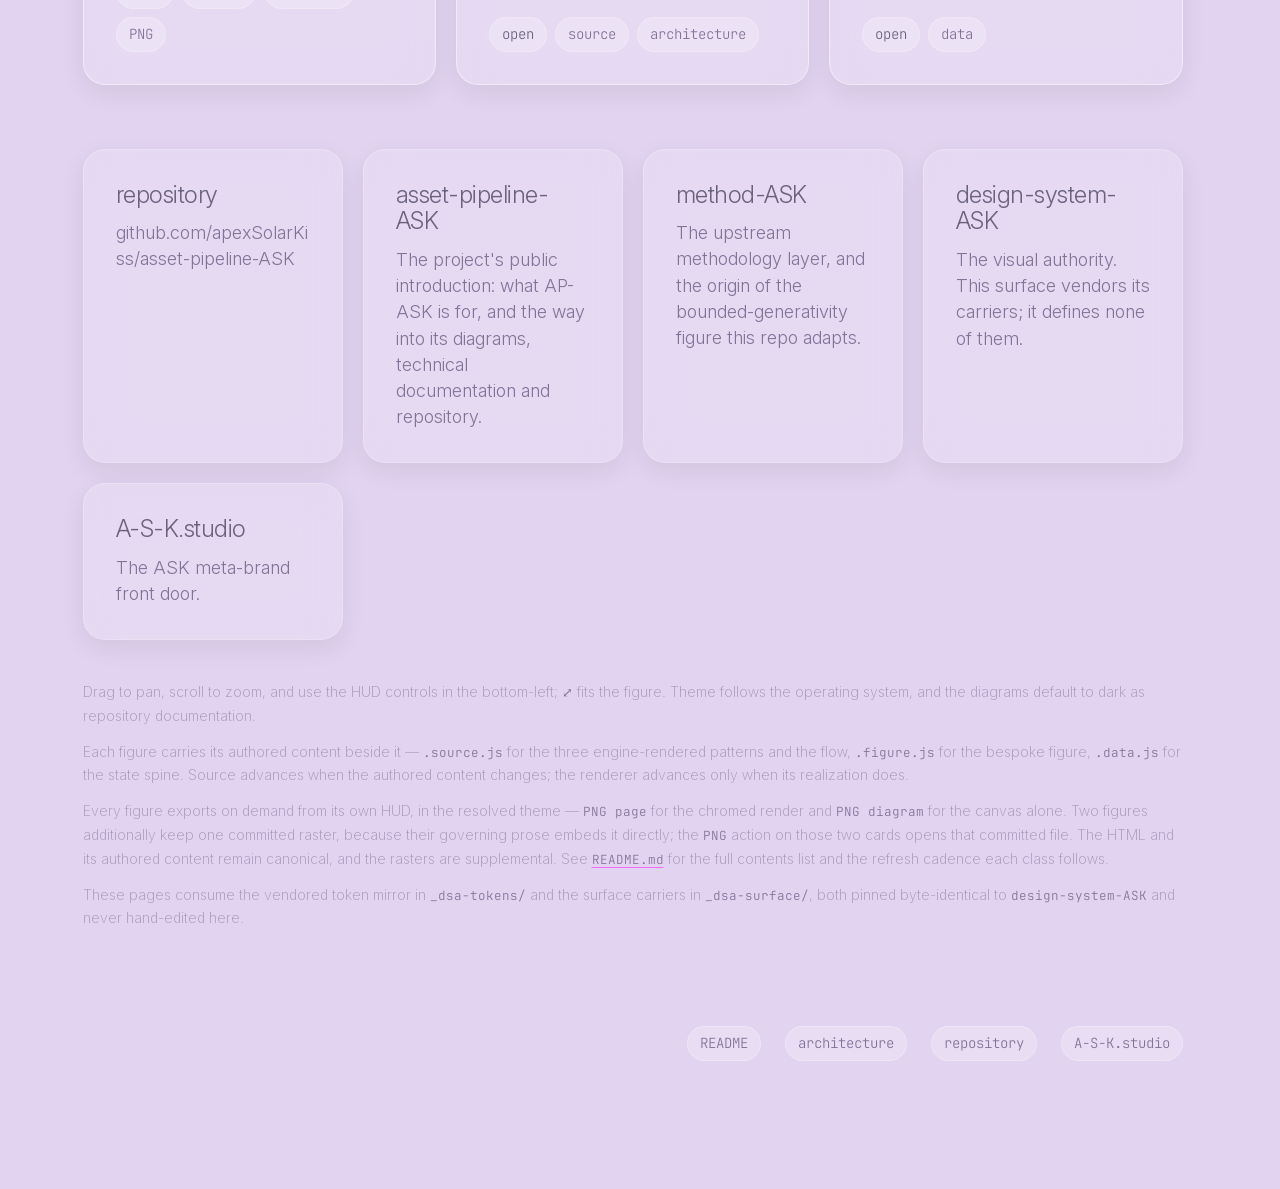
<file: docs/diagrams/index.html>
<!DOCTYPE html>
<html lang="en">
<head>
<meta charset="UTF-8">
<meta name="viewport" content="width=device-width, initial-scale=1.0">
<title>asset-pipeline-ASK // diagrams</title>
<meta name="description" content="asset-pipeline-ASK // six illustrative figures of four objects — three views of the governed visual-payload information architecture (ontology, visual payload architecture, inheritance), the bounded-generativity system model, the repo architecture tree, and the interactive architecture-state spine.">
<meta name="color-scheme" content="light dark">
<link rel="canonical" href="https://asset-pipeline.a-s-k.studio/diagrams/">
<meta property="og:site_name" content="AP-ASK">
<meta property="og:title" content="asset-pipeline-ASK // diagrams">
<meta property="og:description" content="asset-pipeline-ASK // six illustrative figures of four objects — three views of the governed visual-payload information architecture (ontology, visual payload architecture, inheritance), the bounded-generativity system model, the repo architecture tree, and the interactive architecture-state spine.">
<meta property="og:type" content="website">
<meta property="og:url" content="https://asset-pipeline.a-s-k.studio/diagrams/">
<meta property="og:image" content="https://asset-pipeline.a-s-k.studio/og-image.png">
<meta property="og:image:type" content="image/png">
<meta property="og:image:width" content="1200">
<meta property="og:image:height" content="630">
<meta property="og:image:alt" content="AP-ASK wordmark on lavender background">
<meta name="twitter:card" content="summary_large_image">
<meta name="twitter:title" content="asset-pipeline-ASK // diagrams">
<meta name="twitter:description" content="asset-pipeline-ASK // six illustrative figures of four objects — three views of the governed visual-payload information architecture (ontology, visual payload architecture, inheritance), the bounded-generativity system model, the repo architecture tree, and the interactive architecture-state spine.">
<meta name="twitter:image" content="https://asset-pipeline.a-s-k.studio/og-image.png">
<meta name="twitter:image:alt" content="AP-ASK wordmark on lavender background">
<link rel="icon" type="image/svg+xml" href="/favicon.svg">
<link rel="icon" type="image/png" sizes="32x32" href="/favicon-32.png">
<link rel="apple-touch-icon" href="/apple-touch-icon.png">
<!-- ============================================================
     DIAGRAM FRONT DOOR — asset-pipeline-ASK/docs/diagrams/index.html

     A live navigation surface for the six diagram pages in this folder. It
     opens from the deployment or by double-click from a clean clone. Local
     assets and destinations inside the deployed `docs/` root resolve relative
     to this file. Repo-root owner documents outside that root, and fleet routes
     to other repos or surfaces, use canonical external locators.

     In a clone, the source, data, document and README links open the raw
     files they name. The site build (tools/read/) composes the deployed copy
     of this page from this file: it maps each of those links to the reading
     page or source view generated from the same file, and renders the
     build-only <template data-read-build> fragments, whose destinations exist
     only in a built site: the documents route below and the navigation panel's
     documents action. Apart from those links and the templates' tags, the page
     is served as written here, and the figures, PNGs and diagram files are the
     same in both.

     This page is ASSET-PIPELINE-ASK-OWNED composition over vendored
     design-system-ASK carriers. The carriers under _dsa-surface/ are pinned
     byte-identical copies and are never hand-edited here; the tokens and fonts
     resolve from the existing _dsa-tokens/ mirror this folder already carries
     for the diagrams, so no second token or font copy exists.

     TIER BOUNDARY. This page is an ASK-branded surface and carries an
     ASK-assigned Tier-3 value in the shell's mark slot. The six figures it
     indexes remain Tier 1 + Tier 2 only — the assignment does not propagate
     into them, does not make asset-pipeline-ASK ASK-the-entity, and does not
     come from surface-shell, which ships a slot and no mark. The page's
     link-preview card carries the AP-ASK wordmark under a separate
     assignment, which does not replace this one; changing either is a
     separate identity decision. See README.md.

     GROUPED BY OBJECT, NOT BY FORM. The six figures represent four different
     objects, and the page orders them by the object each one represents. The
     governed visual-payload information architecture comes first, as one
     grouping plane holding its three views: ontology and visual payload
     architecture as its principal views, inheritance as the orthogonal view that
     supports them. The bounded-generativity system model, the repository's
     architecture tree and the architecture-state spine follow, each a card of its
     own. No single diagram is the master picture.

     The plane is a separate surface, not a content panel and not a link: panel
     material, free corners and no elevation, composed from the surface-panel and
     surface-treatments axes. Its label takes the foundation's caption role, and
     the cards inside it are the same inert panels as the cards outside it. It
     also carries the runtime axis's prose-only status, as a note whose two
     prose links take the surface-text-link class. This page takes over the
     orientation the architectural representation atlas used to give, which ASK
     decided on 2026-10-17 to retire.

     The diagrams are ILLUSTRATIVE, not source of truth. Repo prose is
     authoritative; each card links the document that owns what it draws, where a
     current public owner exists. The state spine is authored in its own data
     carrier, so it borrows no third action it does not have. Two figures carry a
     committed raster because their governing prose embeds it directly; those
     cards expose it.
     ============================================================ -->
<link rel="stylesheet" href="_dsa-tokens/colors_and_type.css">
<link rel="stylesheet" href="_dsa-surface/surface-panel.css">
<link rel="stylesheet" href="_dsa-surface/surface-treatments.css">
<link rel="stylesheet" href="_dsa-surface/surface-action.css">
<link rel="stylesheet" href="_dsa-surface/surface-text-link.css">
<link rel="stylesheet" href="_dsa-surface/surface-shell.css">
<style>
  :root { --gap: 20px; }
  /* Local delta only. The foundation already binds the gradient, the foreground
     ramp, the sans default and antialiasing; restating them here would also
     reset background-attachment and give this surface a different gradient
     behavior from the rest of the family. What remains is a full-height field.

     No page-wide font-family sits here. Mono is the earned exception, declared
     by the roles that hold it — the shell title, badge and footer, the compact
     actions, and code literals through the foundation — never a page default. */
  body { min-height: 100vh; }

  /* min(320px, 100%): keep the 320px track minimum wherever the content column
     can hold it, but let the track shrink to the available width on a narrow
     phone. A bare 320px minimum overflows the shell's content column at a 320px
     viewport. */
  .grid { display: grid; grid-template-columns: repeat(auto-fill, minmax(min(320px, 100%), 1fr)); gap: var(--gap); }

  /* Card chrome and column rhythm resolve from the vendored surface-panel
     contract. Only what that contract deliberately leaves to the consuming
     surface stays here. */
  .card .cls { font-size: var(--fs-caption); letter-spacing: 0.14em; text-transform: uppercase; color: var(--fg-3); }
  .card p { color: var(--fg-2); }

  /* The action ROW is this page's — where controls sit in the card, how they
     wrap, and the rhythm above them. The controls themselves are the vendored
     surface-action contract and declare their own type, geometry, paint and
     interaction. Four actions is this page's maximum and wraps to a second line
     before the card's own column narrows. */
  .actions { display: flex; flex-wrap: wrap; gap: 8px; margin-top: auto; padding-top: 6px; }

  /* The grouping plane. One object's three views share it. Its material,
     corners, flush elevation and inset come from the shared axis classes on its
     markup; what stays here is the column it stacks, the label's and note's
     spacing and foreground, and the gap to the cards that follow it. The label
     takes the foundation's caption role, and the note its small role. */
  .group { display: flex; flex-direction: column; gap: var(--space-5); min-width: 0; }
  .group-head { display: flex; flex-direction: column; gap: var(--space-2); }
  .group-head h2 { margin: 0; }
  .group-head p { margin: 0; color: var(--fg-2); }
  .group + .grid { margin-top: var(--gap); }

  /* Repo-level destinations. Each has exactly one target, so each is a
     full-panel link — the panel IS the anchor and carries no control inside it.
     That is the opposite relationship from a diagram card, which is inert and
     carries its own actions, and the two must not be conflated. */
  .routes { display: grid; grid-template-columns: repeat(auto-fill, minmax(min(240px, 100%), 1fr)); gap: var(--gap); margin-top: var(--space-8); }
  .route { min-width: 0; }
  .route .name { display: block; }
  /* Two declarations the shared panel contract deliberately does NOT own: the
     supporting foreground, which each consuming surface keeps, and the URL
     break. Without the foreground these descriptions inherit
     `a.surface-panel`'s --fg-1 and collapse onto the title's level; `anywhere`
     gives the bare repository URL a break opportunity and lowers its
     min-content contribution. */
  .route .what { display: block; color: var(--fg-2); overflow-wrap: anywhere; }

  .page-note { margin: 40px 0 0; color: var(--fg-3); font-size: var(--fs-caption); line-height: 1.7;
               display: flex; flex-direction: column; gap: var(--space-3); }
  /* The foundation styles bare `p` at Body size on its own line-height and
     foreground, and an element rule outranks what a container passes down — so
     size, line-height AND color are restated as `inherit`. Without color these
     paragraphs render brighter than the code spans inside them. */
  .page-note p { margin: 0; font-size: inherit; line-height: inherit; color: inherit; }
  .page-note code { color: var(--fg-2); }
</style>
</head>
<body>
<div class="surface">

  <header class="surface-head">
    <div class="surface-head-main">
      <a class="surface-mark" href="../index.html" aria-label="AP-ASK home">
        <img class="surface-mark-light" src="_dsa-surface/assets/logo-ASK-white.png" alt="" aria-hidden="true" width="2160" height="974">
        <img class="surface-mark-dark" src="_dsa-surface/assets/logo-ASK-lavender-ASK.png" alt="" aria-hidden="true" width="2160" height="974">
      </a>
      <!-- BREADCRUMB, not a plain title. This surface has real navigable public
           ancestors above it, and the pattern's test is ancestry rather than local
           rootedness, so the complete public path is shown: the meta-brand front
           door, the apex solar kiss studio route, the project's landing page at
           the deployment root, and the current leaf. That ancestor is labeled
           `AP-ASK`, the project's public name, because a segment names the place
           it goes rather than a repository namespace; the GitHub repository is a
           UTILITY destination and sits in the navigation panel, never in the
           ancestry. The chain is authored once, visibly; the panel derives its
           path from it, which is why there is no data-nav-root-* configuration
           below. -->
      <nav class="surface-breadcrumb" aria-label="Breadcrumb">
        <h1 class="surface-title"><a class="org" href="https://a-s-k.studio/">ASK</a> <span class="sep" aria-hidden="true">//</span> <a href="https://a-s-k.studio/apex-solar-kiss">apex solar kiss</a> <span class="sep" aria-hidden="true">//</span> <a href="../index.html">AP-ASK</a> <span class="sep" aria-hidden="true">//</span> <span class="page" aria-current="page">diagrams</span></h1>
      </nav>
      <p class="surface-lede">Six figures of four different objects: three views of the governed visual-payload
        information architecture this repo develops, the bounded-generativity system model it instantiates, the
        repository that carries the work, and the architecture's current state. No single diagram is the master
        picture. Diagrams are orientation aids and age; the repo prose is source of truth.</p>
      <span class="surface-badge">illustrative &gt;&gt; not source of truth</span>
    </div>
  </header>

  <hr class="surface-rule">

  <main class="surface-payload">

  <section class="group surface-separate surface-material-panel surface-attach-free surface-elevation-flush" aria-labelledby="group-payload">
    <div class="group-head">
      <h2 class="caption" id="group-payload">governed visual-payload information architecture</h2>
      <p class="small">The domain architecture this repo develops, in three views of one object. Ontology and visual payload architecture are its principal views; inheritance is the orthogonal view that supports them. Its runtime axis, Axis D, has no dedicated diagram: the prose carries it, in the runtime layers of the <a class="surface-text-link" href="../architecture.md">architecture</a> and in the <a class="surface-text-link" href="../layer-disambiguation-note-v1.md">layer note</a>, which also keeps the earlier variation axis, Axis C, as historical.</p>
    </div>

    <div class="grid">

      <div class="card surface-panel">
        <div class="cls">tree // TREE_ONTOLOGY</div>
        <h3 class="surface-panel-title">ontology</h3>
        <p class="surface-panel-support">Axis A — what kinds of information the definition layer structures: intent, inputs, constraints, creative discretion, required outputs, and governance. A branching classification, drawn as a horizontal cascade. Structural, asserting no maturity state.</p>
        <div class="actions">
          <a class="surface-action" href="asset-pipeline-ASK_ontology-tree.html">open</a>
          <a class="surface-action surface-action--secondary" href="asset-pipeline-ASK_ontology-tree.source.js">source</a>
          <a class="surface-action surface-action--secondary" href="../layer-disambiguation-note-v1.md">layer note</a>
        </div>
      </div>

      <div class="card surface-panel">
        <div class="cls">flow // FLOW_DIAGRAM</div>
        <h3 class="surface-panel-title">visual payload architecture</h3>
        <p class="surface-panel-support">The convergence flow a commercial image's visual decisions move through — a reference carrier qualifying a normative-source field, the field converging into a resolved slot specification, realization reconverging into conformance, then selection, governance, and a return loop where a governed output can re-enter as a reference.</p>
        <div class="actions">
          <a class="surface-action" href="asset-pipeline-ASK_visual-payload-architecture.html">open</a>
          <a class="surface-action surface-action--secondary" href="asset-pipeline-ASK_visual-payload-architecture.source.js">source</a>
          <a class="surface-action surface-action--secondary" href="../visual-payload-architecture-v2.md">visual payload</a>
          <a class="surface-action surface-action--secondary" href="asset-pipeline-ASK_visual-payload-architecture.png">PNG</a>
        </div>
      </div>

      <div class="card surface-panel">
        <div class="cls">spine // TREE_INHERITANCE</div>
        <h3 class="surface-panel-title">inheritance</h3>
        <p class="surface-panel-support">Axis B — where information lives and how it inherits, overrides, and combines, from the brand-system layer down to the terminal slot. A linear chain, drawn as a centered vertical spine. The orthogonal partner to the ontology, deliberately a separate picture.</p>
        <div class="actions">
          <a class="surface-action" href="asset-pipeline-ASK_inheritance-spine.html">open</a>
          <a class="surface-action surface-action--secondary" href="asset-pipeline-ASK_inheritance-spine.source.js">source</a>
          <a class="surface-action surface-action--secondary" href="../layer-disambiguation-note-v1.md">layer note</a>
        </div>
      </div>

    </div>
  </section>

  <div class="grid">

    <div class="card surface-panel">
      <div class="cls">system model // bespoke figure</div>
      <h2 class="surface-panel-title">bounded generativity</h2>
      <p class="surface-panel-support">The system-model topology this repo instantiates: a source of intent outside the frame, a creative brief that grants the aperture of permitted variance, a bounded realization chamber, discretion exercised within the aperture, selection that ratifies one candidate and closes it, and governance that binds the result. A bracketed topology, not a linear chain.</p>
      <div class="actions">
        <a class="surface-action" href="asset-pipeline-ASK_bounded-generativity.html">open</a>
        <a class="surface-action surface-action--secondary" href="asset-pipeline-ASK_bounded-generativity.figure.js">source</a>
        <a class="surface-action surface-action--secondary" href="../creative-discretion-doctrine-v1.md">doctrine</a>
        <a class="surface-action surface-action--secondary" href="asset-pipeline-ASK_bounded-generativity-dark.png">PNG</a>
      </div>
    </div>

    <div class="card surface-panel">
      <div class="cls">tree // TREE_D04</div>
      <h2 class="surface-panel-title">architecture tree</h2>
      <p class="surface-panel-support">Where the repo's surfaces live — the current architecture front door, the plateau state, the portability and extractability arc, the structured form and its consumers, and the application-layer outputs. A structural atlas of the project, not a maturity claim.</p>
      <div class="actions">
        <a class="surface-action" href="asset-pipeline-ASK_architecture-tree.html">open</a>
        <a class="surface-action surface-action--secondary" href="asset-pipeline-ASK_architecture-tree.source.js">source</a>
        <a class="surface-action surface-action--secondary" href="../architecture.md">architecture</a>
      </div>
    </div>

    <div class="card surface-panel">
      <div class="cls">interactive spine // IA_STATE_SPINE</div>
      <h2 class="surface-panel-title">information architecture — state</h2>
      <p class="surface-panel-support">The state view the structural diagrams deliberately omit: which surfaces, seams and open carrier-shape questions are earned, held or deflated, with the four workflow modes as orthogonal axes that selection isolates. Hover to preview, click to lock, and the inspector holds the evidence. Color encodes state only.</p>
      <div class="actions">
        <a class="surface-action" href="interactive/asset-pipeline-ASK_ia-state-spine.html">open</a>
        <a class="surface-action surface-action--secondary" href="interactive/asset-pipeline-ASK_ia-state-spine.data.js">data</a>
      </div>
    </div>

  </div>

  <div class="routes">
    <a class="route surface-panel" href="https://github.com/apexSolarKiss/asset-pipeline-ASK" target="_blank" rel="noopener">
      <span class="name surface-panel-title">repository</span>
      <span class="what surface-panel-support">github.com/apexSolarKiss/asset-pipeline-ASK</span>
    </a>
    <a class="route surface-panel" href="https://asset-pipeline.a-s-k.studio/">
      <span class="name surface-panel-title">asset-pipeline-ASK</span>
      <span class="what surface-panel-support">The project's public introduction: what AP-ASK is for, and the way into its diagrams, technical documentation and repository.</span>
    </a>
    <template data-read-build>
    <a class="route surface-panel" href="../read/index.html">
      <span class="name surface-panel-title">documents</span>
      <span class="what surface-panel-support">The reader path, from the problem to the deeper artifacts, rendered from this repository. Each page links GitHub and its raw file.</span>
    </a>
    </template>
    <a class="route surface-panel" href="https://method.a-s-k.studio/" target="_blank" rel="noopener">
      <span class="name surface-panel-title">method-ASK</span>
      <span class="what surface-panel-support">The upstream methodology layer, and the origin of the bounded-generativity figure this repo adapts.</span>
    </a>
    <a class="route surface-panel" href="https://design-system.a-s-k.studio/" target="_blank" rel="noopener">
      <span class="name surface-panel-title">design-system-ASK</span>
      <span class="what surface-panel-support">The visual authority. This surface vendors its carriers; it defines none of them.</span>
    </a>
    <a class="route surface-panel" href="https://a-s-k.studio/" target="_blank" rel="noopener">
      <span class="name surface-panel-title">A-S-K.studio</span>
      <span class="what surface-panel-support">The ASK meta-brand front door.</span>
    </a>
  </div>

  <div class="page-note">
    <p>Drag to pan, scroll to zoom, and use the HUD controls in the bottom-left; <code>⤢</code> fits the figure. Theme follows the operating system, and the diagrams default to dark as repository documentation.</p>
    <p>Each figure carries its authored content beside it — <code>.source.js</code> for the three engine-rendered patterns and the flow, <code>.figure.js</code> for the bespoke figure, <code>.data.js</code> for the state spine. Source advances when the authored content changes; the renderer advances only when its realization does.</p>
    <p>Every figure exports on demand from its own HUD, in the resolved theme — <code>PNG page</code> for the chromed render and <code>PNG diagram</code> for the canvas alone. Two figures additionally keep one committed raster, because their governing prose embeds it directly; the <code>PNG</code> action on those two cards opens that committed file. The HTML and its authored content remain canonical, and the rasters are supplemental. See <a class="surface-text-link" href="README.md"><code>README.md</code></a> for the full contents list and the refresh cadence each class follows.</p>
    <p>These pages consume the vendored token mirror in <code>_dsa-tokens/</code> and the surface carriers in <code>_dsa-surface/</code>, both pinned byte-identical to <code>design-system-ASK</code> and never hand-edited here.</p>
  </div>

  </main>

  <!-- Terminal destinations, as compact actions. The re-vendored shell retires
       its former unboxed terminal-link role deliberately, so a footer item that
       forgot its classes fails visibly rather than approximating the old look.
       They remain anchors: each one has a destination, and two leave the origin. -->
  <footer class="surface-footer">
    <a class="surface-action surface-action--secondary" href="README.md">README</a>
    <a class="surface-action surface-action--secondary" href="../architecture.md">architecture</a>
    <a class="surface-action surface-action--secondary" href="https://github.com/apexSolarKiss/asset-pipeline-ASK" target="_blank" rel="noopener">repository</a>
    <a class="surface-action surface-action--secondary" href="https://a-s-k.studio/" target="_blank" rel="noopener">A-S-K.studio</a>
  </footer>

  <!-- Responsive navigation. The identity mark discloses the panel, one meaning
       for the mark wherever it appears.

       PARENT FORM. The six figures are this surface's CHILDREN rather than its
       siblings, so the current-position marker carries a nested list. The
       current label and its aria-current are authored once, in the visible
       breadcrumb above — never repeated here — and `diagrams` is deliberately
       not restated as an "overview" child, because two rows reaching one
       destination is the defect this IA removes. The repository is a utility
       destination and sits in the utility row, not in the ancestry; so do the
       documents, this page's peer, in a build-only fragment, and
       design-system-ASK and design, AP-ASK's peers under apex solar kiss, as
       off-path links. -->
  <template class="surface-nav-source">
    <ul class="surface-nav-local">
      <li data-surface-nav-current>
        <ul>
          <li><a href="asset-pipeline-ASK_ontology-tree.html">ontology</a></li>
          <li><a href="asset-pipeline-ASK_visual-payload-architecture.html">visual payload architecture</a></li>
          <li><a href="asset-pipeline-ASK_inheritance-spine.html">inheritance</a></li>
          <li><a href="asset-pipeline-ASK_bounded-generativity.html">bounded generativity</a></li>
          <li><a href="asset-pipeline-ASK_architecture-tree.html">architecture tree</a></li>
          <li><a href="interactive/asset-pipeline-ASK_ia-state-spine.html">information architecture — state</a></li>
        </ul>
      </li>
    </ul>
    <p class="surface-nav-utilities">
      <template data-read-build>
      <a class="surface-action surface-action--secondary" href="../read/index.html">documents</a>
      </template>
      <a class="surface-action surface-action--secondary" href="https://design-system.a-s-k.studio/">design-system-ASK</a>
      <a class="surface-action surface-action--secondary" href="https://a-s-k.studio/apex-solar-kiss/design">design</a>
      <a class="surface-action surface-action--secondary" href="https://github.com/apexSolarKiss/asset-pipeline-ASK" target="_blank" rel="noopener">repository</a>
    </p>
  </template>

</div>

<script src="_dsa-surface/surface-shell.js"></script>
</body>
</html>
</file>
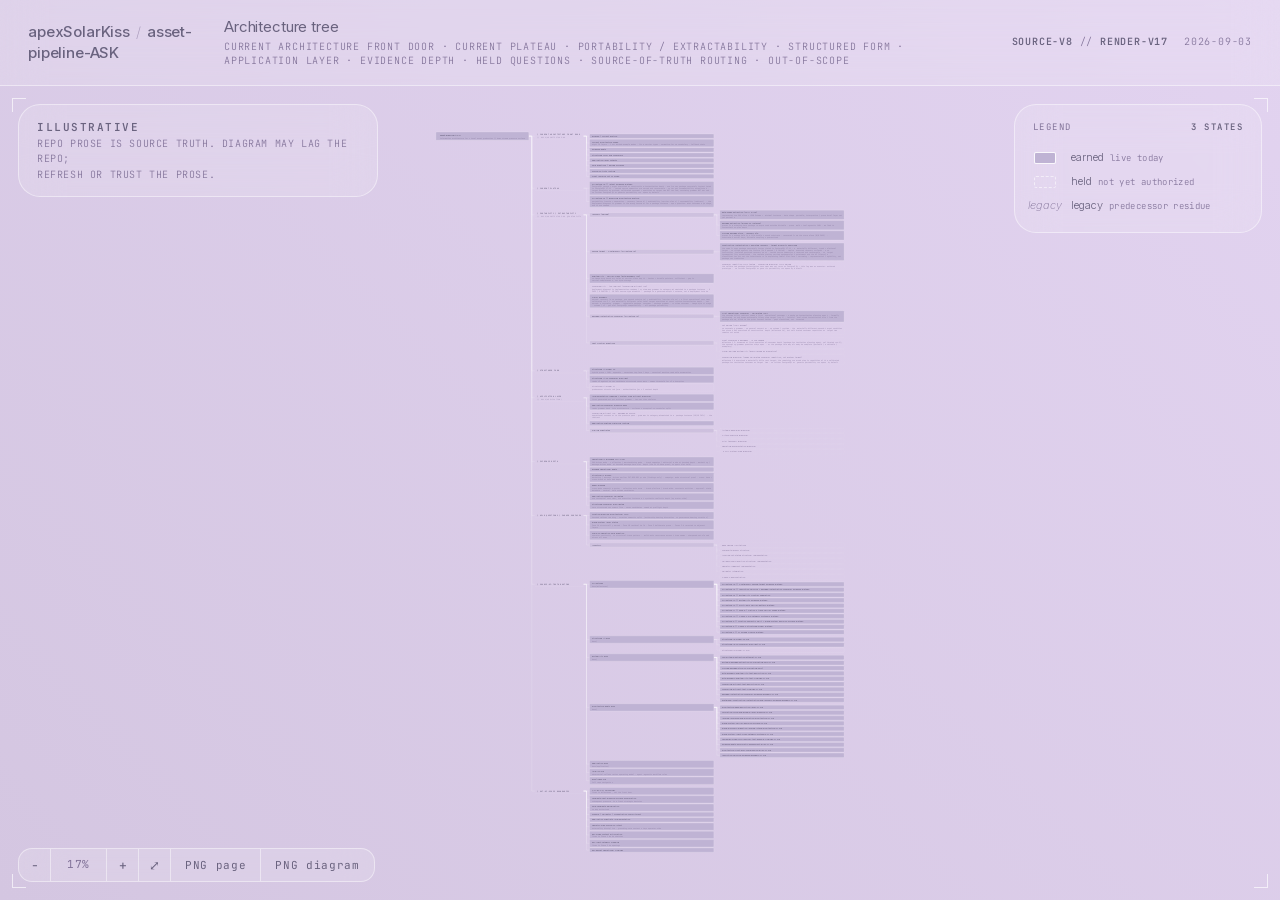
<file: docs/diagrams/asset-pipeline-ASK_architecture-tree.html>
<!DOCTYPE html>
<html lang="en">
<head>
<meta charset="UTF-8">
<meta name="viewport" content="width=device-width, initial-scale=1.0">
<title>asset-pipeline-ASK — architecture tree</title>
<meta name="description" content="Illustrative architecture tree for the apexSolarKiss/asset-pipeline-ASK repo at the milestone-16 plateau. Repo prose is source truth.">
<meta name="generator" content="conforms to apexSolarKiss/design-system-ASK Tier 1 + Tier 2 by reference at generation time">
<link rel="icon" type="image/svg+xml" href="/favicon.svg">
<link rel="icon" type="image/png" sizes="32x32" href="/favicon-32.png">
<link rel="apple-touch-icon" href="/apple-touch-icon.png">
<!-- design-system-ASK foundations — local mirror (Tier 1 + Tier 2), no CDN. See _dsa-tokens/MANIFEST.md -->
<link rel="stylesheet" href="./_dsa-tokens/colors_and_type.css">
<link rel="stylesheet" href="diagrams.css">
<!-- design-system-ASK disclosure grammar for the compact chrome triggers, from the local surface-module
     mirror. surface-panel.css loads first, as surface-treatments.css requires. -->
<link rel="stylesheet" href="./_dsa-surface/surface-panel.css">
<link rel="stylesheet" href="./_dsa-surface/surface-treatments.css">
</head>
<body>

<div class="shell">
  <div class="bar">
    <div class="mark">apexSolarKiss<span class="sep">/</span>asset-pipeline-ASK</div>
    <div class="title-block">
      <div class="t">Architecture tree</div>
      <div class="s">current architecture front door · current plateau · portability / extractability · structured form · application layer · evidence depth · held questions · source-of-truth routing · out-of-scope</div>
    </div>
    <div class="spacer"></div>
    <div class="diagram-cue">illustrative</div>
    <div class="stamp">
      <div><span class="k">source-v8</span> // <span class="k">render-v17</span></div>
      <div>2026-09-03</div>
    </div>
  </div>

  <div class="canvas-wrap" id="canvasWrap">
    <div class="stage" id="stage">
      <svg id="svg" xmlns="http://www.w3.org/2000/svg"></svg>
    </div>

    <div class="corner-tick tl"></div>
    <div class="corner-tick tr"></div>
    <div class="corner-tick bl"></div>
    <div class="corner-tick br"></div>

    <div class="diagram-info" data-diagram-chrome>
      <div class="diagram-info-triggers">
        <button class="diagram-info-trigger surface-disclosure-trigger glass" type="button" aria-controls="diagramCaption" aria-expanded="true"><span class="surface-disclosure-label">About</span><span class="surface-disclosure-indicator" aria-hidden="true">&#9660;</span></button>
        <button class="diagram-info-trigger surface-disclosure-trigger glass" type="button" aria-controls="diagramLegend" aria-expanded="true"><span class="surface-disclosure-label">Legend</span><span class="surface-disclosure-indicator" aria-hidden="true">&#9660;</span></button>
      </div>
      <div class="caption glass" id="diagramCaption">
        <b>illustrative</b><br>
        repo prose is source truth. diagram may lag the repo;<br>
        refresh or trust the prose.
      </div>
      <div class="legend glass" id="diagramLegend">
        <div class="h"><span>Legend</span><span class="fig">3 states</span></div>
        <div class="row">
          <div class="sw"><div class="box-solid"></div></div>
          <div><span class="lbl">earned</span><span class="sub">live today</span></div>
        </div>
        <div class="row">
          <div class="sw"><div class="box-dashed"></div></div>
          <div><span class="lbl">held</span><span class="sub">not yet authorized</span></div>
        </div>
        <div class="row">
          <div class="sw"><span class="legacy-txt">legacy</span></div>
          <div><span class="lbl">legacy</span><span class="sub">predecessor residue</span></div>
        </div>
      </div>
    </div>

    <div class="hud glass">
      <button id="zoomOut" title="Zoom out">−</button>
      <div class="pct" id="zoomPct">100%</div>
      <button id="zoomIn" title="Zoom in">+</button>
      <button id="zoomFit" title="Fit">⤢</button>
    </div>

  </div>
</div>

<script src="asset-pipeline-ASK_architecture-tree.source.js"></script>
<!-- DS-owned responsive chrome — after the chrome markup, before the fit contract. Re-vendor byte-identical. -->
<script src="diagrams-chrome.js"></script>
<!-- DS-owned gesture controller — must load BEFORE the fit contract and the engine. Re-vendor byte-identical. -->
<script src="diagrams-pointer.js"></script>
<script src="diagrams-fit.js"></script>
<script src="diagrams-text-layout.js"></script>
<script src="diagrams-static-H-engine.js"></script>
<script src="./_dsa-tokens/fonts-embedded.js"></script>
<script src="export-png.js"></script>
<script>
window.DIAGRAMS.render(window.TREE_D04);
</script>

</body>
</html>
</file>
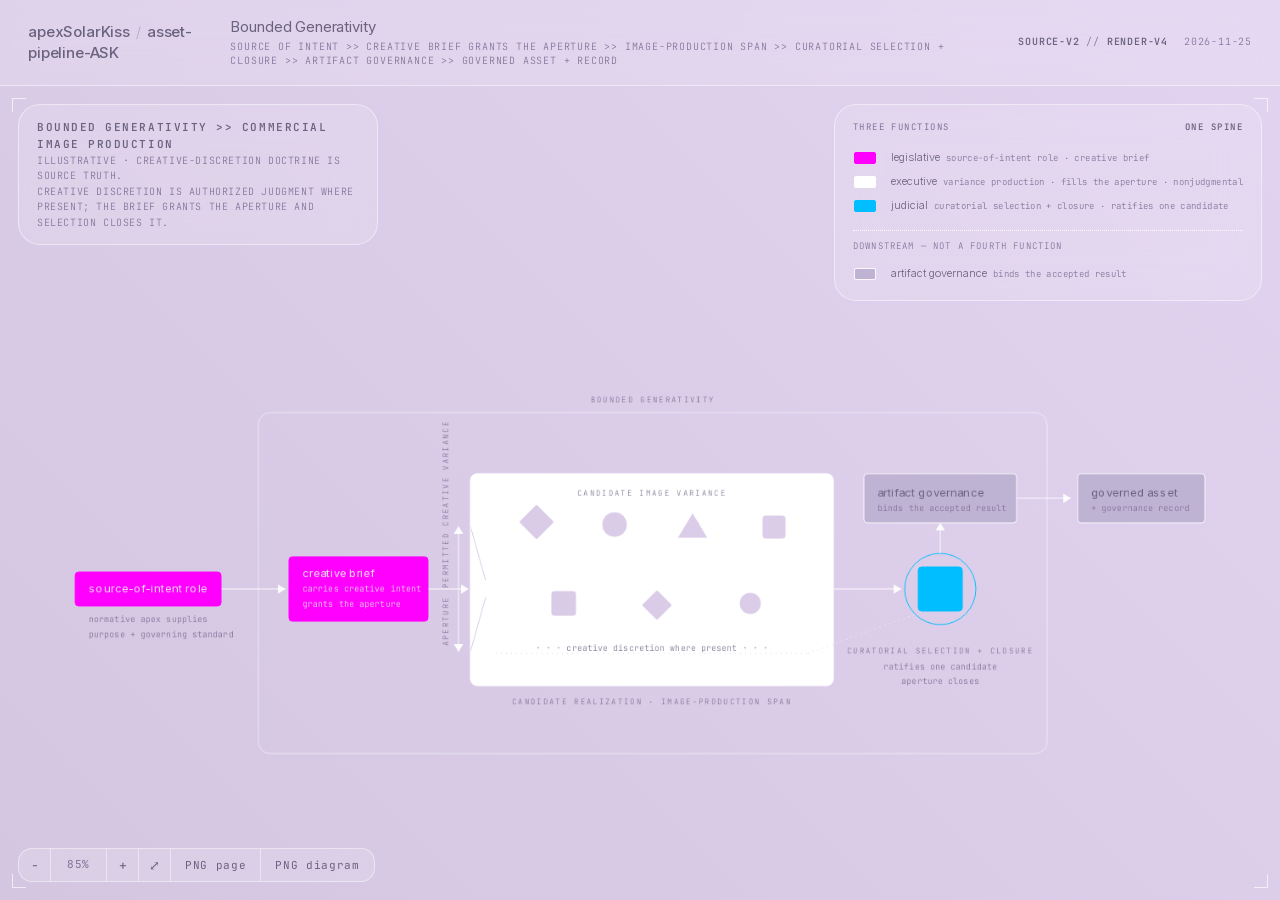
<file: docs/diagrams/asset-pipeline-ASK_bounded-generativity.html>
<!DOCTYPE html>
<html lang="en">
<head>
<meta charset="UTF-8">
<meta name="viewport" content="width=device-width, initial-scale=1.0">
<title>asset-pipeline-ASK // bounded generativity</title>
<meta name="description" content="Illustrative system-model diagram — asset-pipeline-ASK's commercial image-production instance of the bounded-generativity primitive. Repo prose (docs/creative-discretion-doctrine-v1.md) is source truth.">
<meta name="generator" content="conforms to apexSolarKiss/design-system-ASK Tier 1 + Tier 2 by reference at generation time">
<link rel="icon" type="image/svg+xml" href="/favicon.svg">
<link rel="icon" type="image/png" sizes="32x32" href="/favicon-32.png">
<link rel="apple-touch-icon" href="/apple-touch-icon.png">
<!-- design-system-ASK foundations — local mirror (Tier 1 + Tier 2), no CDN. See _dsa-tokens/MANIFEST.md -->
<link rel="stylesheet" href="./_dsa-tokens/colors_and_type.css">
<link rel="stylesheet" href="diagrams.css">
<!-- design-system-ASK surface modules, from the local surface-module mirror: the disclosure grammar for
     the compact chrome triggers, and the FILL PAINT of surface-treatments.css, which paints the Three
     Functions parts below. surface-panel.css loads first, as surface-treatments.css requires. -->
<link rel="stylesheet" href="./_dsa-surface/surface-panel.css">
<link rel="stylesheet" href="./_dsa-surface/surface-treatments.css">
<!-- ASK Three Functions — opt-in semantic function-color primitive, vendored from design-system-ASK. See _dsa-tokens/MANIFEST.md -->
<link rel="stylesheet" href="./_dsa-tokens/three-functions.css">
<style>
  /* ===== Three Functions consumption (source-v2 // render-v4 · primitive v0.3): solid fill through the surface
     treatments' FILL PAINT. Each role-bearing part carries .surface-fill and binds its role's value and ink: it is
     filled at 100% of the role value, edged in the same value, and text set on it carries .surface-fill-ink and
     takes the role's ink. executive = the chamber, with the variance candidates, the iris blades and the dotted
     authorized-judgment rail cut out of it as holes; judicial = the ratified candidate, inside the selection ring,
     which stays a ring in the role value. legislative = the source-of-intent role box (constitutive) and the
     creative-brief box (delegated), one role value; their rank is carried by topology — outside vs inside the
     bracket — not by a second hue. Text beside a part, the aperture, frames and beams stay neutral. ===== */
  .fn-leg { --surface-fill-color: var(--function-legislative); --surface-fill-ink: var(--function-legislative-ink); }
  .fn-exe { --surface-fill-color: var(--function-executive);   --surface-fill-ink: var(--function-executive-ink); }
  .fn-jud { --surface-fill-color: var(--function-judicial);    --surface-fill-ink: var(--function-judicial-ink); }
  .edge.fn-jud-ring { stroke: var(--function-judicial); }
  .flow-group.fn-exe-chamber { stroke: var(--function-executive); fill: none; }
  .node-box.fn-cut           { fill: none; }
  /* the key's filled specimens take the same paint; diagrams.css's neutral swatch rule outranks .surface-fill */
  .legend .sw .box-solid.surface-fill { background-color: var(--surface-fill-color); border-color: var(--surface-fill-color); }
  .legend .fn-divider { border: none; border-top: 1px dotted var(--diagram-line); margin: 12px 0 9px; }
  .legend .fn-down { font-family: var(--font-mono); font-size: 9px; letter-spacing: 0.13em; text-transform: uppercase; color: var(--diagram-muted); margin-bottom: 9px; }
</style>
</head>
<body>

<div class="shell">
  <div class="bar">
    <div class="mark">apexSolarKiss<span class="sep">/</span>asset-pipeline-ASK</div>
    <div class="title-block">
      <div class="t">Bounded Generativity</div>
      <div class="s">source of intent >> creative brief grants the aperture >> image-production span >> curatorial selection + closure >> artifact governance >> governed asset + record</div>
    </div>
    <div class="spacer"></div>
    <div class="diagram-cue">illustrative</div>
    <div class="stamp">
      <div><span class="k">source-v2</span> // <span class="k">render-v4</span></div>
      <div>2026-11-25</div>
    </div>
  </div>

  <div class="canvas-wrap" id="canvasWrap">
    <div class="stage" id="stage">
      <svg id="svg" xmlns="http://www.w3.org/2000/svg"></svg>
    </div>

    <div class="corner-tick tl"></div>
    <div class="corner-tick tr"></div>
    <div class="corner-tick bl"></div>
    <div class="corner-tick br"></div>

    <div class="diagram-info" data-diagram-chrome>
      <div class="diagram-info-triggers">
        <button class="diagram-info-trigger surface-disclosure-trigger glass" type="button" aria-controls="diagramCaption" aria-expanded="true"><span class="surface-disclosure-label">About</span><span class="surface-disclosure-indicator" aria-hidden="true">&#9660;</span></button>
        <button class="diagram-info-trigger surface-disclosure-trigger glass" type="button" aria-controls="diagramLegend" aria-expanded="true"><span class="surface-disclosure-label">Legend</span><span class="surface-disclosure-indicator" aria-hidden="true">&#9660;</span></button>
      </div>
      <div class="caption glass" id="diagramCaption">
        <b>bounded generativity >> commercial image production</b><br>
        illustrative · creative-discretion doctrine is source truth.<br>
        creative discretion is authorized judgment where present; the brief grants the aperture and selection closes it.
      </div>
      <div class="legend glass" id="diagramLegend">
        <div class="h"><span>Three functions</span><span class="fig">one spine</span></div>
        <div class="row">
          <div class="sw"><div class="box-solid fn-leg surface-fill"></div></div>
          <div><span class="lbl">legislative</span><span class="sub">source-of-intent role · creative brief</span></div>
        </div>
        <div class="row">
          <div class="sw"><div class="box-solid fn-exe surface-fill"></div></div>
          <div><span class="lbl">executive</span><span class="sub">variance production · fills the aperture · nonjudgmental</span></div>
        </div>
        <div class="row">
          <div class="sw"><div class="box-solid fn-jud surface-fill"></div></div>
          <div><span class="lbl">judicial</span><span class="sub">curatorial selection + closure · ratifies one candidate</span></div>
        </div>
        <hr class="fn-divider">
        <div class="fn-down">downstream — not a fourth function</div>
        <div class="row">
          <div class="sw"><div class="box-solid"></div></div>
          <div><span class="lbl">artifact governance</span><span class="sub">binds the accepted result</span></div>
        </div>
      </div>
    </div>

    <div class="hud glass">
      <button id="zoomOut" title="Zoom out">−</button>
      <div class="pct" id="zoomPct">100%</div>
      <button id="zoomIn" title="Zoom in">+</button>
      <button id="zoomFit" title="Fit">⤢</button>
    </div>

  </div>
</div>

<!-- DS-owned responsive chrome — after the chrome markup, before the fit contract. Re-vendor byte-identical. -->
<script src="diagrams-chrome.js"></script>
<!-- DS-owned gesture controller — must load BEFORE the fit contract and the figure builder. Re-vendor byte-identical. -->
<script src="diagrams-pointer.js"></script>
<script src="diagrams-fit.js"></script>
<script src="asset-pipeline-ASK_bounded-generativity.figure.js"></script>
<!-- DS embedded-font carrier — lets PNG export embed fonts with no server (file://).
     Must load BEFORE export-png.js. Vendored from design-system-ASK; do not hand-edit. -->
<script src="./_dsa-tokens/fonts-embedded.js"></script>
<script src="export-png.js"></script>

</body>
</html>
</file>
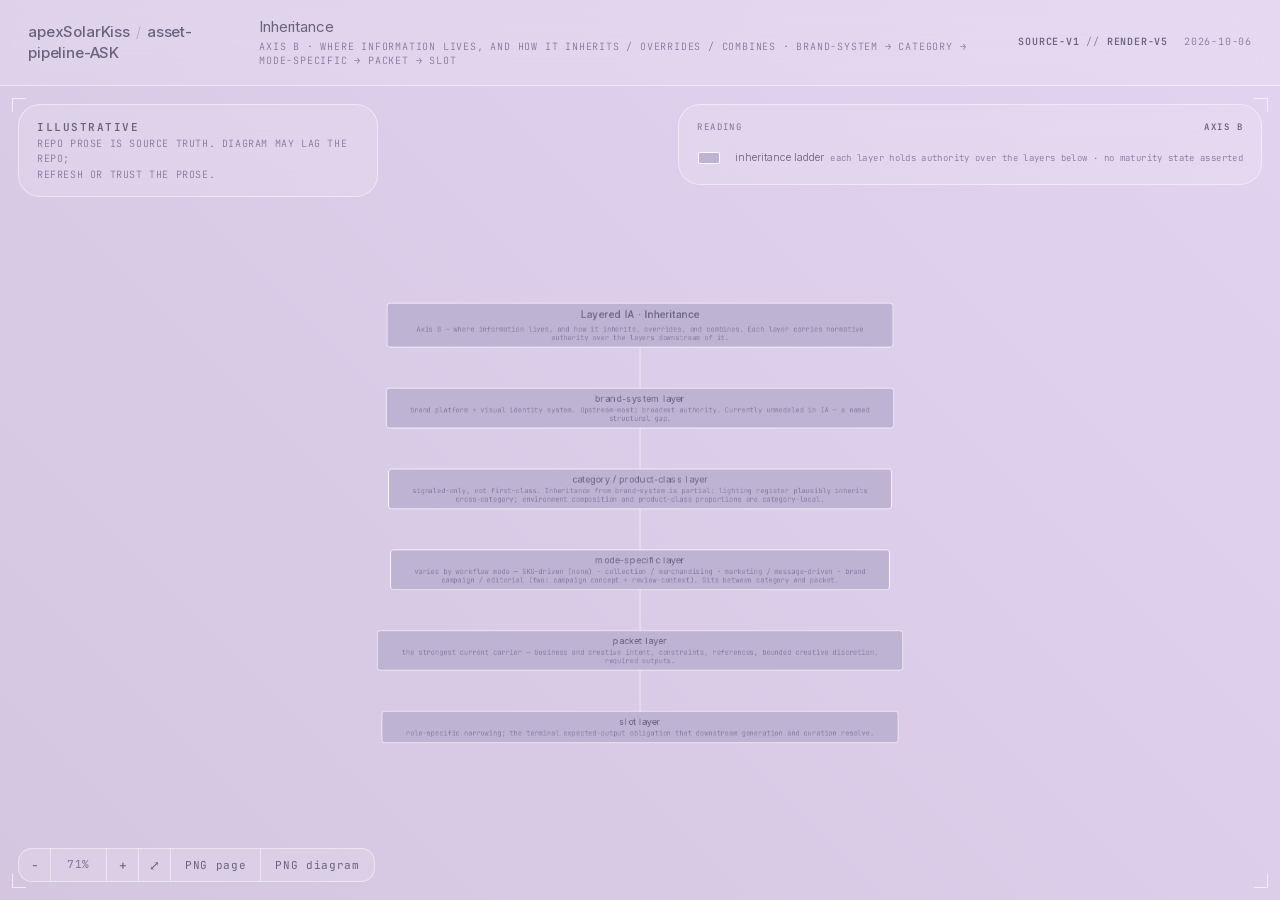
<file: docs/diagrams/asset-pipeline-ASK_inheritance-spine.html>
<!DOCTYPE html>
<html lang="en">
<head>
<meta charset="UTF-8">
<meta name="viewport" content="width=device-width, initial-scale=1.0">
<title>asset-pipeline-ASK — Inheritance (Axis B)</title>
<meta name="description" content="Illustrative inheritance diagram (Axis B — where information lives and how it inherits, overrides, and combines) for the apexSolarKiss/asset-pipeline-ASK repo. Repo prose is source truth.">
<meta name="generator" content="conforms to apexSolarKiss/design-system-ASK Tier 1 + Tier 2 by reference at generation time">
<link rel="icon" type="image/svg+xml" href="/favicon.svg">
<link rel="icon" type="image/png" sizes="32x32" href="/favicon-32.png">
<link rel="apple-touch-icon" href="/apple-touch-icon.png">
<!-- design-system-ASK foundations — local mirror (Tier 1 + Tier 2), no CDN. See _dsa-tokens/MANIFEST.md -->
<link rel="stylesheet" href="./_dsa-tokens/colors_and_type.css">
<link rel="stylesheet" href="diagrams.css">
<!-- design-system-ASK disclosure grammar for the compact chrome triggers, from the local surface-module
     mirror. surface-panel.css loads first, as surface-treatments.css requires. -->
<link rel="stylesheet" href="./_dsa-surface/surface-panel.css">
<link rel="stylesheet" href="./_dsa-surface/surface-treatments.css">
</head>
<body>

<div class="shell">
  <div class="bar">
    <div class="mark">apexSolarKiss<span class="sep">/</span>asset-pipeline-ASK</div>
    <div class="title-block">
      <div class="t">Inheritance</div>
      <div class="s">Axis B · where information lives, and how it inherits / overrides / combines · brand-system → category → mode-specific → packet → slot</div>
    </div>
    <div class="spacer"></div>
    <div class="diagram-cue">illustrative</div>
    <div class="stamp">
      <div><span class="k">source-v1</span> // <span class="k">render-v5</span></div>
      <div>2026-10-06</div>
    </div>
  </div>

  <div class="canvas-wrap" id="canvasWrap">
    <div class="stage" id="stage">
      <svg id="svg" xmlns="http://www.w3.org/2000/svg"></svg>
    </div>

    <div class="corner-tick tl"></div>
    <div class="corner-tick tr"></div>
    <div class="corner-tick bl"></div>
    <div class="corner-tick br"></div>

    <div class="diagram-info" data-diagram-chrome>
      <div class="diagram-info-triggers">
        <button class="diagram-info-trigger surface-disclosure-trigger glass" type="button" aria-controls="diagramCaption" aria-expanded="true"><span class="surface-disclosure-label">About</span><span class="surface-disclosure-indicator" aria-hidden="true">&#9660;</span></button>
        <button class="diagram-info-trigger surface-disclosure-trigger glass" type="button" aria-controls="diagramLegend" aria-expanded="true"><span class="surface-disclosure-label">Legend</span><span class="surface-disclosure-indicator" aria-hidden="true">&#9660;</span></button>
      </div>
      <div class="caption glass" id="diagramCaption">
        <b>illustrative</b><br>
        repo prose is source truth. diagram may lag the repo;<br>
        refresh or trust the prose.
      </div>
      <!-- This is a structural inheritance ladder (Axis B), not a maturity-state
           diagram: no earned/held/legacy is asserted. Legend repurposed as a reading note. -->
      <div class="legend glass" id="diagramLegend">
        <div class="h"><span>Reading</span><span class="fig">Axis B</span></div>
        <div class="row">
          <div class="sw"><div class="box-solid"></div></div>
          <div><span class="lbl">inheritance ladder</span><span class="sub">each layer holds authority over the layers below · no maturity state asserted</span></div>
        </div>
      </div>
    </div>

    <div class="hud glass">
      <button id="zoomOut" title="Zoom out">−</button>
      <div class="pct" id="zoomPct">100%</div>
      <button id="zoomIn" title="Zoom in">+</button>
      <button id="zoomFit" title="Fit">⤢</button>
    </div>

  </div>
</div>

<script src="asset-pipeline-ASK_inheritance-spine.source.js"></script>
<!-- DS-owned responsive chrome — after the chrome markup, before the fit contract. Re-vendor byte-identical. -->
<script src="diagrams-chrome.js"></script>
<!-- DS-owned gesture controller — must load BEFORE the fit contract and the engine. Re-vendor byte-identical. -->
<script src="diagrams-pointer.js"></script>
<script src="diagrams-fit.js"></script>
<script src="diagrams-text-layout.js"></script>
<script src="diagrams-static-V-engine.js"></script>
<script src="./_dsa-tokens/fonts-embedded.js"></script>
<script src="export-png.js"></script>
<script>
window.DIAGRAMS.render(window.TREE_INHERITANCE);
</script>

</body>
</html>
</file>
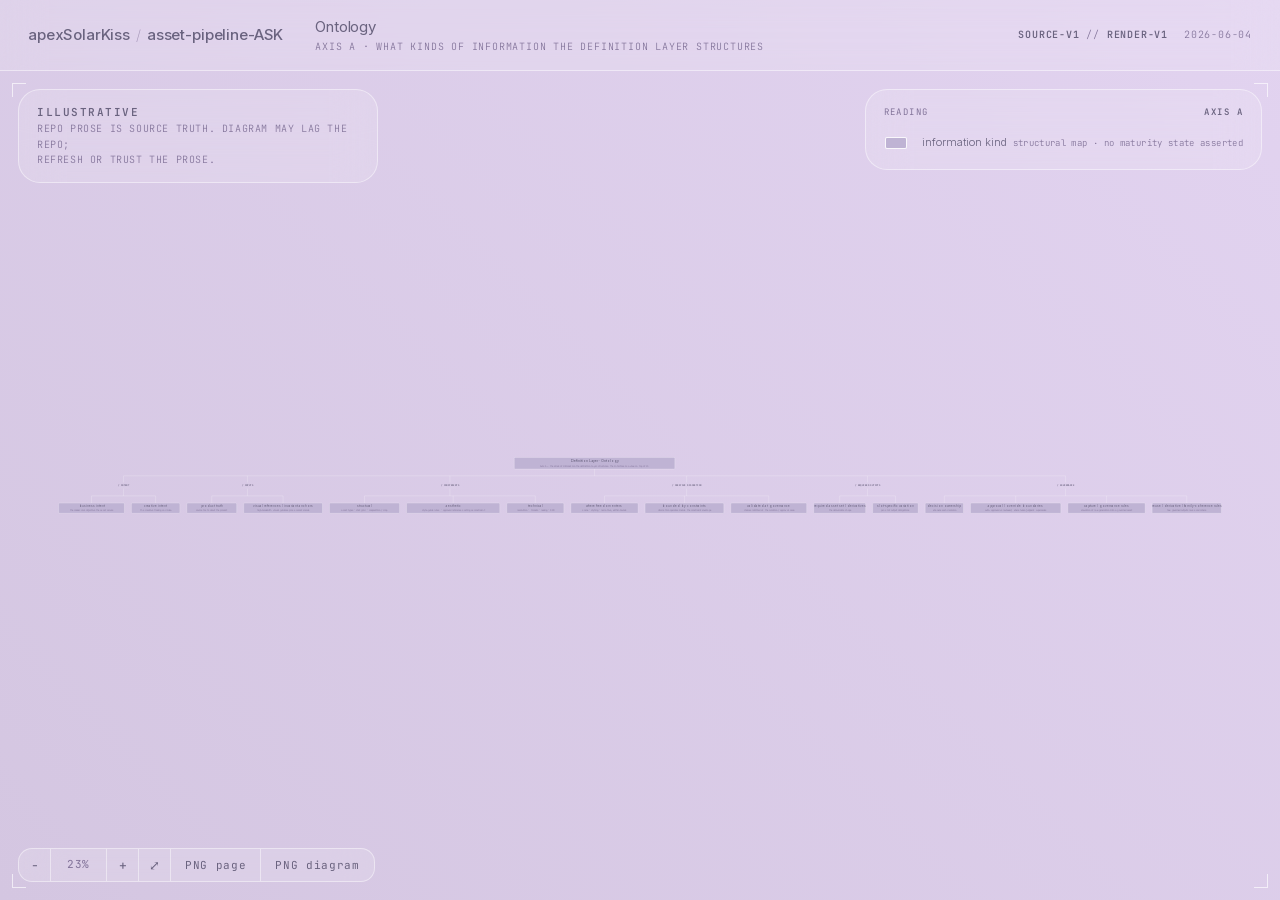
<file: docs/diagrams/asset-pipeline-ASK_ontology-spine.html>
<!DOCTYPE html>
<html lang="en">
<head>
<meta charset="UTF-8">
<meta name="viewport" content="width=device-width, initial-scale=1.0">
<title>asset-pipeline-ASK — Ontology (Axis A)</title>
<meta name="description" content="Illustrative ontology diagram (Axis A — the kinds of information the definition layer structures) for asset-pipeline-ASK. Repo prose is source truth.">
<meta name="generator" content="conforms to apexSolarKiss/design-system-ASK Tier 1 + Tier 2 by reference at generation time">
<!-- design-system-ASK foundations — local mirror (no CDN). -->
<link rel="stylesheet" href="./_dsa-tokens/colors_and_type.css">
<link rel="stylesheet" href="diagrams.css">
</head>
<body>

<div class="shell">
  <div class="bar">
    <div class="mark">apexSolarKiss<span class="sep">/</span>asset-pipeline-ASK</div>
    <div class="title-block">
      <div class="t">Ontology</div>
      <div class="s">Axis A · what kinds of information the definition layer structures</div>
    </div>
    <div class="spacer"></div>
    <div class="stamp">
      <div><span class="k">source-v1</span> // <span class="k">render-v1</span></div>
      <div>2026-06-04</div>
    </div>
  </div>

  <div class="canvas-wrap" id="canvasWrap">
    <div class="stage" id="stage">
      <svg id="svg" xmlns="http://www.w3.org/2000/svg"></svg>
    </div>

    <div class="corner-tick tl"></div>
    <div class="corner-tick tr"></div>
    <div class="corner-tick bl"></div>
    <div class="corner-tick br"></div>

    <!-- This is a structural ontology (Axis A), not a maturity-state diagram:
         no earned/held/legacy is asserted. Legend repurposed as a reading note. -->
    <div class="legend glass">
      <div class="h"><span>Reading</span><span class="fig">Axis A</span></div>
      <div class="row">
        <div class="sw"><div class="box-solid"></div></div>
        <div><span class="lbl">information kind</span><span class="sub">structural map · no maturity state asserted</span></div>
      </div>
    </div>

    <div class="hud glass">
      <button id="zoomOut" title="Zoom out">−</button>
      <div class="pct" id="zoomPct">100%</div>
      <button id="zoomIn" title="Zoom in">+</button>
      <button id="zoomFit" title="Fit">⤢</button>
    </div>

    <div class="caption glass">
      <b>illustrative</b><br>
      repo prose is source truth. diagram may lag the repo;<br>
      refresh or trust the prose.
    </div>
  </div>
</div>

<script src="asset-pipeline-ASK_ontology-spine.source.js"></script>
<script src="diagrams-spine-engine.js"></script>
<script src="export-png.js"></script>
<script>
window.DIAGRAMS.render(window.TREE_ONTOLOGY);
</script>

</body>
</html>
</file>
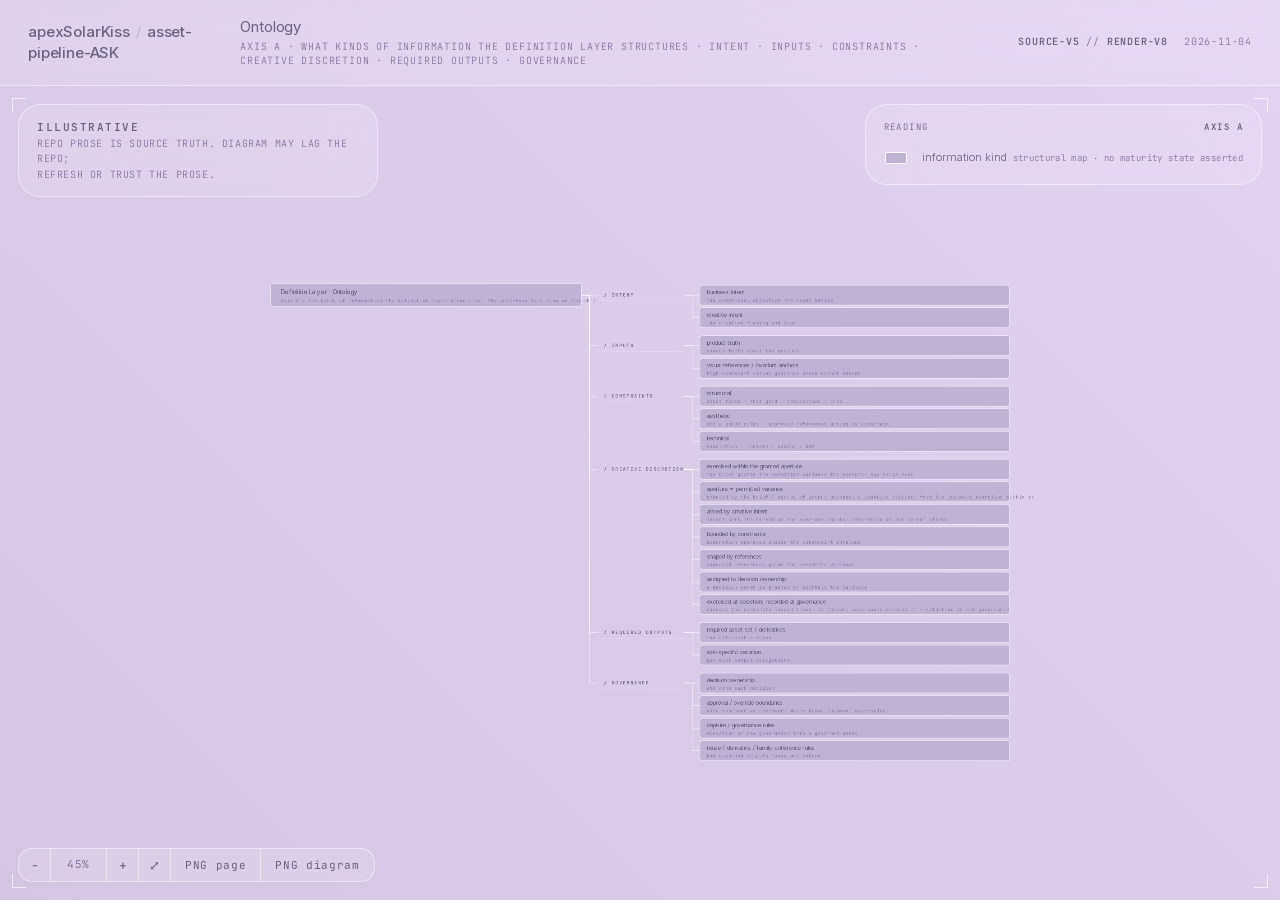
<file: docs/diagrams/asset-pipeline-ASK_ontology-tree.html>
<!DOCTYPE html>
<html lang="en">
<head>
<meta charset="UTF-8">
<meta name="viewport" content="width=device-width, initial-scale=1.0">
<title>asset-pipeline-ASK — Ontology (Axis A)</title>
<meta name="description" content="Illustrative ontology diagram (Axis A — the kinds of information the definition layer structures) for the apexSolarKiss/asset-pipeline-ASK repo. Repo prose is source truth.">
<meta name="generator" content="conforms to apexSolarKiss/design-system-ASK Tier 1 + Tier 2 by reference at generation time">
<link rel="icon" type="image/svg+xml" href="/favicon.svg">
<link rel="icon" type="image/png" sizes="32x32" href="/favicon-32.png">
<link rel="apple-touch-icon" href="/apple-touch-icon.png">
<!-- design-system-ASK foundations — local mirror (Tier 1 + Tier 2), no CDN. See _dsa-tokens/MANIFEST.md -->
<link rel="stylesheet" href="./_dsa-tokens/colors_and_type.css">
<link rel="stylesheet" href="diagrams.css">
<!-- design-system-ASK disclosure grammar for the compact chrome triggers, from the local surface-module
     mirror. surface-panel.css loads first, as surface-treatments.css requires. -->
<link rel="stylesheet" href="./_dsa-surface/surface-panel.css">
<link rel="stylesheet" href="./_dsa-surface/surface-treatments.css">
</head>
<body>

<div class="shell">
  <div class="bar">
    <div class="mark">apexSolarKiss<span class="sep">/</span>asset-pipeline-ASK</div>
    <div class="title-block">
      <div class="t">Ontology</div>
      <div class="s">Axis A · what kinds of information the definition layer structures · intent · inputs · constraints · creative discretion · required outputs · governance</div>
    </div>
    <div class="spacer"></div>
    <div class="diagram-cue">illustrative</div>
    <div class="stamp">
      <div><span class="k">source-v5</span> // <span class="k">render-v8</span></div>
      <div>2026-11-04</div>
    </div>
  </div>

  <div class="canvas-wrap" id="canvasWrap">
    <div class="stage" id="stage">
      <svg id="svg" xmlns="http://www.w3.org/2000/svg"></svg>
    </div>

    <div class="corner-tick tl"></div>
    <div class="corner-tick tr"></div>
    <div class="corner-tick bl"></div>
    <div class="corner-tick br"></div>

    <div class="diagram-info" data-diagram-chrome>
      <div class="diagram-info-triggers">
        <button class="diagram-info-trigger surface-disclosure-trigger glass" type="button" aria-controls="diagramCaption" aria-expanded="true"><span class="surface-disclosure-label">About</span><span class="surface-disclosure-indicator" aria-hidden="true">&#9660;</span></button>
        <button class="diagram-info-trigger surface-disclosure-trigger glass" type="button" aria-controls="diagramLegend" aria-expanded="true"><span class="surface-disclosure-label">Legend</span><span class="surface-disclosure-indicator" aria-hidden="true">&#9660;</span></button>
      </div>
      <div class="caption glass" id="diagramCaption">
        <b>illustrative</b><br>
        repo prose is source truth. diagram may lag the repo;<br>
        refresh or trust the prose.
      </div>
      <!-- This is a structural ontology (Axis A), not a maturity-state diagram:
           no earned/held/legacy is asserted. Legend repurposed as a reading note. -->
      <div class="legend glass" id="diagramLegend">
        <div class="h"><span>Reading</span><span class="fig">Axis A</span></div>
        <div class="row">
          <div class="sw"><div class="box-solid"></div></div>
          <div><span class="lbl">information kind</span><span class="sub">structural map · no maturity state asserted</span></div>
        </div>
      </div>
    </div>

    <div class="hud glass">
      <button id="zoomOut" title="Zoom out">−</button>
      <div class="pct" id="zoomPct">100%</div>
      <button id="zoomIn" title="Zoom in">+</button>
      <button id="zoomFit" title="Fit">⤢</button>
    </div>

  </div>
</div>

<script src="asset-pipeline-ASK_ontology-tree.source.js"></script>
<!-- DS-owned responsive chrome — after the chrome markup, before the fit contract. Re-vendor byte-identical. -->
<script src="diagrams-chrome.js"></script>
<!-- DS-owned gesture controller — must load BEFORE the fit contract and the engine. Re-vendor byte-identical. -->
<script src="diagrams-pointer.js"></script>
<script src="diagrams-fit.js"></script>
<script src="diagrams-text-layout.js"></script>
<script src="diagrams-static-H-engine.js"></script>
<script src="./_dsa-tokens/fonts-embedded.js"></script>
<script src="export-png.js"></script>
<script>
window.DIAGRAMS.render(window.TREE_ONTOLOGY);
</script>

</body>
</html>
</file>
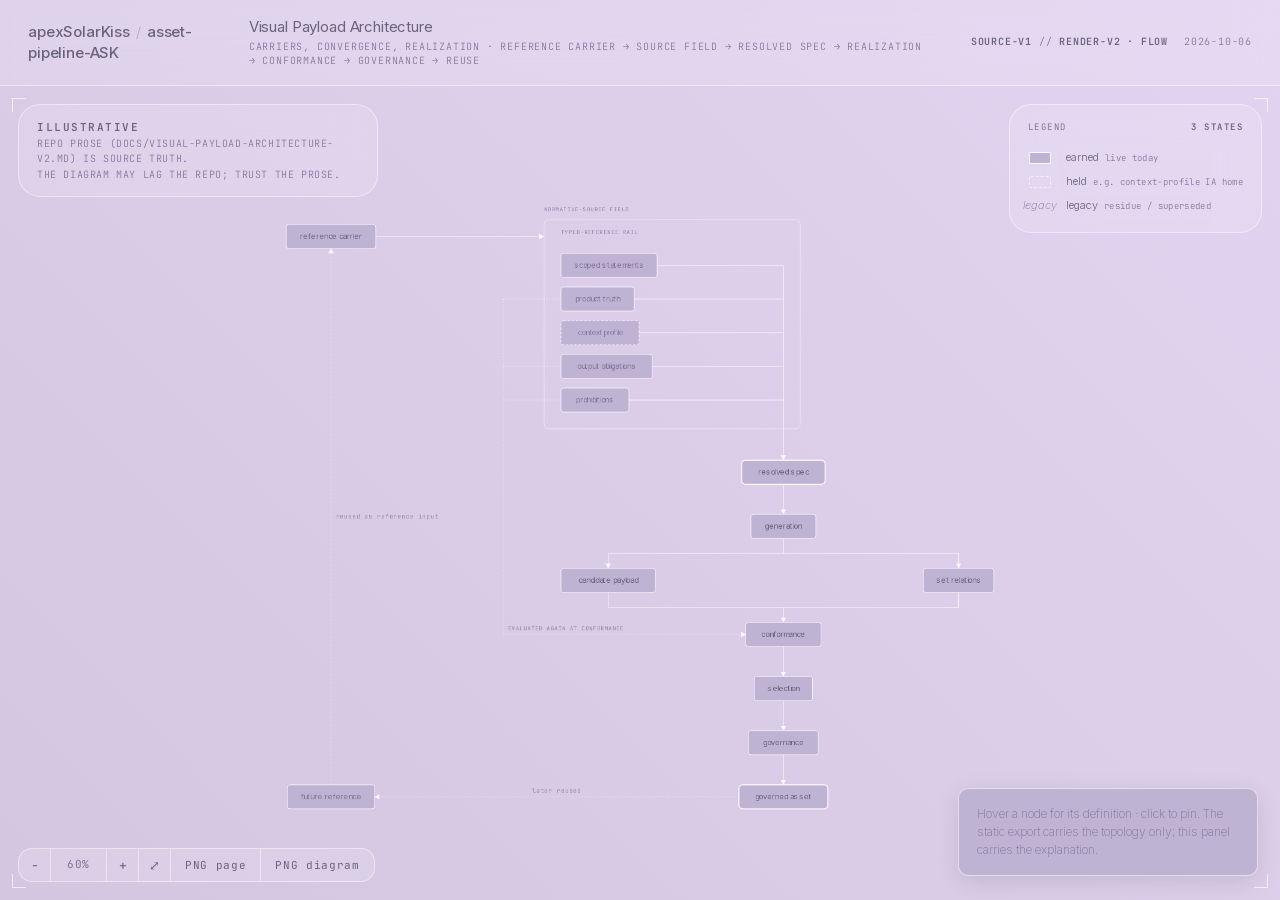
<file: docs/diagrams/asset-pipeline-ASK_visual-payload-architecture.html>
<!DOCTYPE html>
<html lang="en">
<head>
<meta charset="UTF-8">
<meta name="viewport" content="width=device-width, initial-scale=1.0">
<title>asset-pipeline-ASK — Visual Payload Architecture</title>
<meta name="description" content="Illustrative convergence-flow diagram of the visual payload architecture (reference carrier → normative-source field → resolved slot spec → realization → conformance → selection/governance → governed asset → future reference) for the apexSolarKiss/asset-pipeline-ASK repo. Repo prose (docs/visual-payload-architecture-v2.md) is source truth.">
<meta name="generator" content="conforms to apexSolarKiss/design-system-ASK Tier 1 + Tier 2 by reference at generation time; diagram-static-FLOW scaffold vendored at design-system-ASK@98d6074">
<link rel="icon" type="image/svg+xml" href="/favicon.svg">
<link rel="icon" type="image/png" sizes="32x32" href="/favicon-32.png">
<link rel="apple-touch-icon" href="/apple-touch-icon.png">
<!-- design-system-ASK foundations — local mirror (Tier 1 + Tier 2), no CDN. See _dsa-tokens/MANIFEST.md -->
<link rel="stylesheet" href="./_dsa-tokens/colors_and_type.css">
<link rel="stylesheet" href="diagrams.css">
<!-- design-system-ASK disclosure grammar for the compact chrome triggers, from the local surface-module
     mirror. surface-panel.css loads first, as surface-treatments.css requires. -->
<link rel="stylesheet" href="./_dsa-surface/surface-panel.css">
<link rel="stylesheet" href="./_dsa-surface/surface-treatments.css">
</head>
<body>

<div class="shell">
  <div class="bar">
    <div class="mark">apexSolarKiss<span class="sep">/</span>asset-pipeline-ASK</div>
    <div class="title-block">
      <div class="t">Visual Payload Architecture</div>
      <div class="s">carriers, convergence, realization · reference carrier → source field → resolved spec → realization → conformance → governance → reuse</div>
    </div>
    <div class="spacer"></div>
    <div class="diagram-cue">illustrative</div>
    <div class="stamp">
      <div><span class="k">source-v1</span> // <span class="k">render-v2 · flow</span></div>
      <div>2026-10-06</div>
    </div>
  </div>

  <div class="canvas-wrap" id="canvasWrap">
    <div class="stage" id="stage">
      <svg id="svg" xmlns="http://www.w3.org/2000/svg"></svg>
    </div>

    <div class="corner-tick tl"></div>
    <div class="corner-tick tr"></div>
    <div class="corner-tick bl"></div>
    <div class="corner-tick br"></div>

    <div class="diagram-info" data-diagram-chrome>
      <div class="diagram-info-triggers">
        <button class="diagram-info-trigger surface-disclosure-trigger glass" type="button" aria-controls="diagramCaption" aria-expanded="true"><span class="surface-disclosure-label">About</span><span class="surface-disclosure-indicator" aria-hidden="true">&#9660;</span></button>
        <button class="diagram-info-trigger surface-disclosure-trigger glass" type="button" aria-controls="diagramLegend" aria-expanded="true"><span class="surface-disclosure-label">Legend</span><span class="surface-disclosure-indicator" aria-hidden="true">&#9660;</span></button>
        <button class="diagram-info-trigger surface-disclosure-trigger glass" type="button" aria-controls="flowPanel" aria-expanded="true"><span class="surface-disclosure-label">Detail</span><span class="surface-disclosure-indicator" aria-hidden="true">&#9660;</span></button>
      </div>
      <div class="caption glass" id="diagramCaption">
        <b>illustrative</b><br>
        repo prose (docs/visual-payload-architecture-v2.md) is source truth.<br>
        the diagram may lag the repo; trust the prose.
      </div>
      <div class="legend glass" id="diagramLegend">
        <div class="h"><span>Legend</span><span class="fig">3 states</span></div>
        <div class="row">
          <div class="sw"><div class="box-solid"></div></div>
          <div><span class="lbl">earned</span><span class="sub">live today</span></div>
        </div>
        <div class="row">
          <div class="sw"><div class="box-dashed"></div></div>
          <div><span class="lbl">held</span><span class="sub">e.g. context-profile IA home</span></div>
        </div>
        <div class="row">
          <div class="sw"><span class="legacy-txt">legacy</span></div>
          <div><span class="lbl">legacy</span><span class="sub">residue / superseded</span></div>
        </div>
      </div>
    </div>

    <div class="hud glass">
      <button id="zoomOut" title="Zoom out">−</button>
      <div class="pct" id="zoomPct">100%</div>
      <button id="zoomIn" title="Zoom in">+</button>
      <button id="zoomFit" title="Fit">⤢</button>
    </div>

    <div class="flow-panel glass" id="flowPanel">
      <div class="fp-hint">Hover a node for its definition · click to pin. The static export carries the topology only; this panel carries the explanation.</div>
    </div>
  </div>
</div>

<script src="asset-pipeline-ASK_visual-payload-architecture.source.js"></script>
<!-- DS-owned responsive chrome — after the chrome markup, before the fit contract. Re-vendor byte-identical. -->
<script src="diagrams-chrome.js"></script>
<!-- DS-owned gesture controller — must load BEFORE the fit contract and the engine. Re-vendor byte-identical. -->
<script src="diagrams-pointer.js"></script>
<script src="diagrams-fit.js"></script>
<script src="diagrams-static-FLOW-engine.js"></script>
<script src="./_dsa-tokens/fonts-embedded.js"></script>
<script src="export-png.js"></script>
<script>
window.FLOW_MODE = 'interactive';            // repo-native explanatory view (static export omits this)
window.DIAGRAMS.render(window.FLOW_DIAGRAM);
</script>

</body>
</html>
</file>
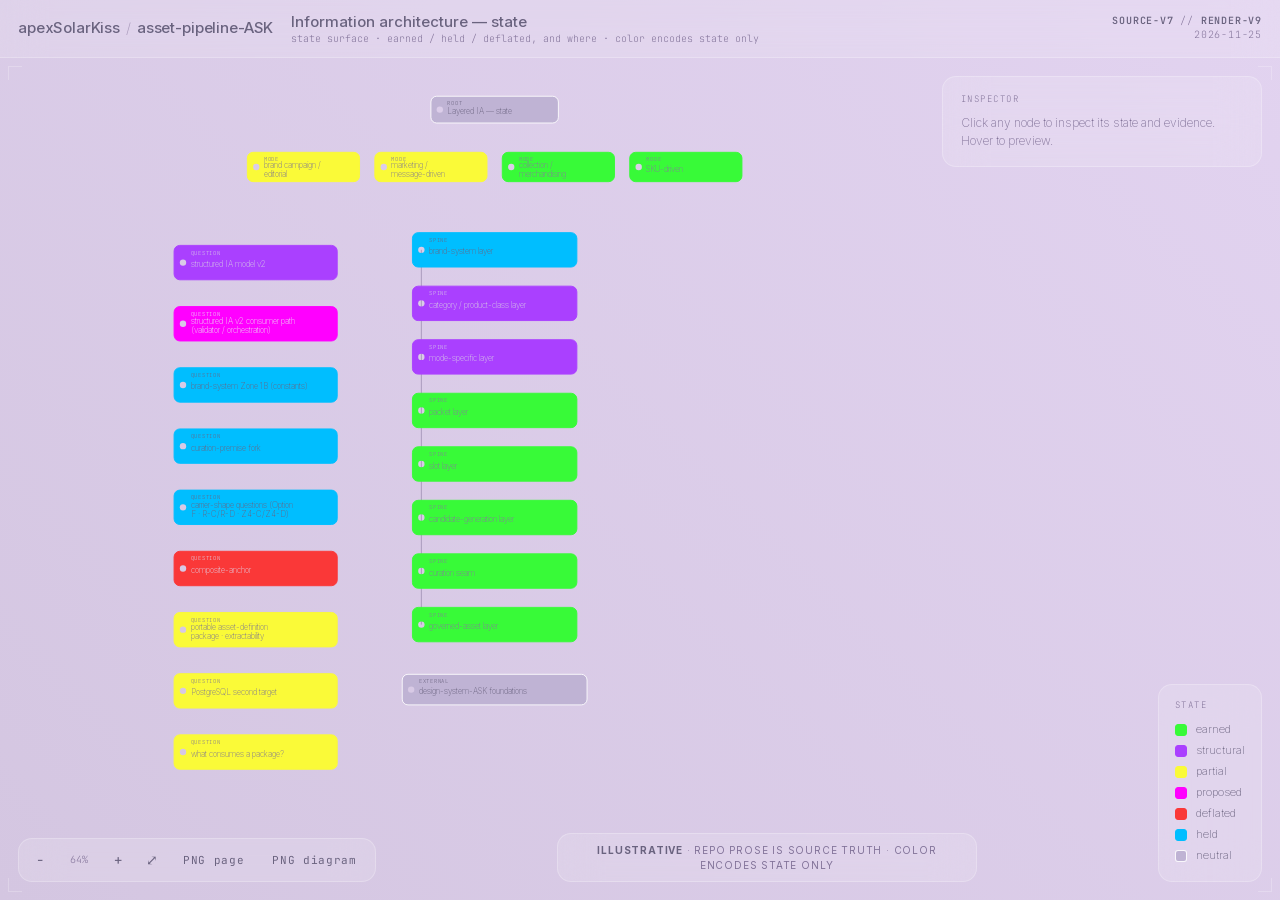
<file: docs/diagrams/interactive/asset-pipeline-ASK_ia-state-spine.html>
<!DOCTYPE html>
<html lang="en">
<head>
<meta charset="UTF-8">
<meta name="viewport" content="width=device-width, initial-scale=1.0">
<title>asset-pipeline-ASK — Information architecture — state (interactive)</title>
<meta name="description" content="Interactive IA state surface for asset-pipeline-ASK: architectural surfaces, seams, and open questions colored by state (ASK Spectral State). Repo prose is source truth.">
<meta name="generator" content="conforms to apexSolarKiss/design-system-ASK Tier 1 + Tier 2 by reference; consumes ASK Spectral State by reference">
<link rel="icon" type="image/svg+xml" href="/favicon.svg">
<link rel="icon" type="image/png" sizes="32x32" href="/favicon-32.png">
<link rel="apple-touch-icon" href="/apple-touch-icon.png">
<!-- design-system-ASK foundations — local mirror (no CDN). Load order: core tokens, then Spectral State (opt-in), then AP styling. -->
<link rel="stylesheet" href="../_dsa-tokens/colors_and_type.css">
<link rel="stylesheet" href="../_dsa-tokens/spectral-state.css">
<link rel="stylesheet" href="diagrams-interactive-spine.css">
<!-- design-system-ASK surface modules, from the consumer's surface-module mirror: the disclosure grammar
     for the About, Legend and Inspector triggers the engine adds on a narrow or short canvas, and the
     FILL PAINT of surface-treatments.css, which paints each node: a state node at 100% of its state
     value with its labels in that value's ink, a node that asserts no state as the neutral filled shape.
     surface-panel.css loads first, as surface-treatments.css requires. -->
<link rel="stylesheet" href="../_dsa-surface/surface-panel.css">
<link rel="stylesheet" href="../_dsa-surface/surface-treatments.css">
</head>
<body>

<div class="shell">
  <div class="bar">
    <div class="mark">apexSolarKiss<span class="sep">/</span>asset-pipeline-ASK</div>
    <div class="title-block">
      <div class="t">Information architecture — state</div>
      <div class="s">state surface · earned / held / deflated, and where · color encodes state only</div>
    </div>
    <div class="spacer"></div>
    <div class="stamp">
      <div><span class="k">source-v7</span> // <span class="k">render-v9</span></div>
      <div>2026-11-25</div>
    </div>
  </div>

  <div class="canvas-wrap" id="canvasWrap">
    <div class="stage" id="stage">
      <svg id="svg" xmlns="http://www.w3.org/2000/svg"></svg>
    </div>

    <div class="corner-tick tl"></div>
    <div class="corner-tick tr"></div>
    <div class="corner-tick bl"></div>
    <div class="corner-tick br"></div>

    <div class="inspector glass" id="inspector"></div>

    <div class="legend glass">
      <div class="h"><span>State</span></div>
      <div id="legendRows"></div>
    </div>

    <div class="hud glass">
      <button id="zoomOut" title="Zoom out">−</button>
      <div class="pct" id="zoomPct">100%</div>
      <button id="zoomIn" title="Zoom in">+</button>
      <button id="zoomFit" title="Fit">⤢</button>
    </div>

    <div class="caption glass">
      <b>illustrative</b> · repo prose is source truth · color encodes state only
    </div>
  </div>
</div>

<script src="asset-pipeline-ASK_ia-state-spine.data.js"></script>
<!-- DS-owned shared pointer controller (pan, pinch, tap, wheel) — must load BEFORE the engine.
     A generated mirror of patterns/_diagram-shared/diagrams-pointer.js; re-vendor byte-identical, never hand-edit. -->
<script src="diagrams-pointer.js"></script>
<script src="../diagrams-fit.js"></script>
<script src="diagrams-interactive-spine-engine.js"></script>
<script>
window.IA_SPINE.render(window.IA_STATE_SPINE);
</script>
<script src="../_dsa-tokens/fonts-embedded.js"></script>
<script src="export-png.js"></script>

</body>
</html>
</file>
<file: docs/diagrams/_dsa-tokens/colors_and_type.css>
/* =========================================================================
   ASK Design System — Foundational tokens

   Source of truth: ASK's canonical `visual-identity-system.md`.
   This file is a downstream implementation of that spec. When the two
   disagree, the canonical file wins.

   Type: Inter for interface + display; JetBrains Mono for code, technical
   and tabular data. Contrast is weight, not size.
   Color: two diagonal gradients, a core identity set, with sanctioned surface,
   UI accents (2) and emphasis accents (3, sparing).
   ========================================================================= */

/* =========================================================================
   Tier model (internal organization)

   Tokens below are organized into three internally-demarcated zones so
   future ASK-family instances can extract cleanly:

     TIER 1 — Foundation (identity-free, reusable)
       spacing, type scale, motion, radii, semantic role tokens, the
       light/dark gradient mechanism. Reusable beyond ASK; no identity bound.

     TIER 2 — ASK design language (family DNA, inheritable)
       palette values, lavender-ASK (#D4C6E1) named color, the two specific
       45deg gradient stops, Inter + JetBrains Mono type choices. Inheritable
       by ASK-family child instances. The --ask-* variable prefix is the
       canonical implementation namespace for these Tier 2 tokens; it travels
       with Tier 2 by reference and does not itself create Tier 3 identity.

     TIER 3 — ASK instance identity (NOT inherited by children)
       ASK's Tier 3 consists of the ASK name and logo-ASK wordmark
       (in assets/, not this file). The file header above identifies the
       owner carrier for provenance; it is not child-instance identity.
       Child ASK-family instances supply their own Tier 3.

   Section comments below mark which tier each block belongs to. Do not fuse
   Tier 2 values into Tier 1 primitives or bleed Tier 3 into Tier 2.
   ========================================================================= */

/* ==== TIER 2 — Type choices (Inter, JetBrains Mono) ==== */

@font-face {
  font-family: 'Inter';
  src: url('fonts/InterVariable.woff2') format('woff2-variations'),
       url('fonts/InterVariable.woff2') format('woff2');
  font-weight: 100 900;
  font-style: normal;
  font-display: swap;
}
@font-face {
  font-family: 'Inter';
  src: url('fonts/InterVariable-Italic.woff2') format('woff2-variations'),
       url('fonts/InterVariable-Italic.woff2') format('woff2');
  font-weight: 100 900;
  font-style: italic;
  font-display: swap;
}
@font-face {
  font-family: 'JetBrains Mono';
  src: url('fonts/JetBrainsMono.woff2') format('woff2-variations'),
       url('fonts/JetBrainsMono.woff2') format('woff2');
  font-weight: 100 800;
  font-style: normal;
  font-display: swap;
}
@font-face {
  font-family: 'JetBrains Mono';
  src: url('fonts/JetBrainsMono-Italic.woff2') format('woff2-variations'),
       url('fonts/JetBrainsMono-Italic.woff2') format('woff2');
  font-weight: 100 800;
  font-style: italic;
  font-display: swap;
}

:root {
  /* ==== TIER 2 — ASK design language (palette values + named lavender-ASK) ==== */
  /* ---------- Core set — backgrounds, wordmark, dark-mode text ---------- */
  --ask-white:          #FFFFFF;   /* light-mode WORDMARK (brand mark) — not body text */
  --ask-lavender-light: #E2D3F0;   /* light gradient, top-right; also the light browser / under-page edge */
  --ask-lavender-dark:  #D4C6E1;   /* lavender-ASK — light gradient bottom-left + dark-mode text */
  --ask-ink-light:      #201D26;   /* dark gradient, bottom-left */
  --ask-ink-dark:       #0A090C;   /* dark gradient, top-right */

  /* Named alias: #D4C6E1 is canonically "lavender-ASK". The --ask-lavender-dark
     CSS variable name is retained for backwards compatibility; --ask-lavender-ask
     is the canonical alias going forward. Both resolve to the same hex. */
  --ask-lavender-ask:   #D4C6E1;

  /* ---------- Foreground value (Tier-1 --fg-1 references this; role value, not a brand-named color) ---------- */
  --ask-fg-light:       #6A637F;   /* default light-mode foreground — the approved dark purple (A-S-K.studio, diagrams, artifact templates) */

  /* ---------- Surface (card / container fill) ---------- */
  --ask-surface:        #BFB3D4;
  --ask-surface-hover:  #C9BCDE;

  /* ---------- UI accents (muted, secondary use) ---------- */
  --ask-ui-accent-1:    #8B79A2;   /* muted plum */
  --ask-ui-accent-2:    #AE87C2;   /* lavender-mid */

  /* ---------- Emphasis accents (sparing — three only) ---------- */
  --ask-emphasis-magenta: #FF00FF;
  --ask-emphasis-violet:  #AA40FF;
  --ask-emphasis-cyan:    #00BEFF;

  /* ---------- State values (reserved — in the interface, the sanctioned semantic systems only) ----------
     The physical colors the semantic systems bind, defined once here beside the emphasis
     accents those systems also bind. Each system binds a physical value directly to its own
     role: a shared value is a shared family, never a shared meaning. One value in both
     themes; no theme block redefines them. They are NOT general UI, chrome, emphasis or
     interaction color: in the interface a surface reaches them only through a semantic role
     (--state-*, --evidence-*, --review-*, --assessment-*), whose system owns its meaning,
     applicability and grammar. Brown is kept with no semantic assignment. They add
     no hue to the palette above, and the emphasis accents stay three. Artwork may paint one as
     an artwork color only where an ASK-approved artwork palette expressly includes it; artwork
     palettes are not interface colors. */
  --ask-state-value-green:         hsl(120, 95%, 60%);   /* #38FA38 — affirmative: earned · supported · accepted · favorable */
  --ask-state-value-yellow:        hsl( 60, 95%, 60%);   /* #FAFA38 — qualified: partial · partially supported · caution */
  --ask-state-value-orange:        hsl( 30, 100%, 50%);  /* #FF8000 — materially undermined: Evidence State weakened */
  --ask-state-value-red:           hsl(  0, 95%, 60%);   /* #FA3838 — negative: deflated · contradicted · declined · adverse */
  --ask-state-value-brown:         hsl( 21, 41.8%, 38%); /* #895538 — semantic assignment: Unassigned */
  --ask-state-value-lavender-gray: hsl(264,  8%, 53%);   /* #857E91 — Evidence State not yet testable */

  /* ==== TIER 1 — Foundation (semantic role tokens; gradient mechanism uses Tier 2 values) ==== */
  /* ---------- Semantic — Light mode (default) ---------- */
  --bg-from: var(--ask-lavender-dark);                /* bottom-left */
  --bg-to:   var(--ask-lavender-light);               /* top-right */
  --bg-gradient: linear-gradient(45deg, var(--bg-from) 0%, var(--bg-to) 100%);

  --fg-1: var(--ask-fg-light);                        /* default light-mode foreground — the approved dark purple #6A637F */
  --fg-2: #827399;                                    /* secondary text */
  --fg-3: rgba(130, 115, 153, 0.62);                  /* tertiary / hint */
  --fg-on-card: var(--fg-high-contrast);              /* fixed high-contrast foreground for the FIXED --surface-solid fill. Theme-invariant on purpose: --surface-solid does not flip, so a foreground that did would fail against it in one mode */
  --fg-high-contrast: var(--ask-ink-light);           /* OPT-IN high-contrast role (#201D26). It never rebinds the general gradient-surface foreground roles — --fg-1/-2/-3 stay as approved — is never the default foreground, and is never selected by font size. A bounded element or region may opt in only once registered: approved uses are listed in README.md under "High-contrast foreground — registered uses", and a new one requires measured need, explicit ASK authorization, and registration there before merge */

  --line-1: rgba(255, 255, 255, 0.45);                /* hairline divider */
  --line-2: rgba(255, 255, 255, 0.22);                /* fainter rule */
  --line-inverse: rgba(32, 29, 38, 0.16);

  --surface-glass:   rgba(255, 255, 255, 0.14);       /* frosted card */
  --surface-glass-2: rgba(255, 255, 255, 0.24);       /* frosted card, lifted */
  --surface-solid:   var(--ask-surface);
  --surface-hover:   var(--ask-surface-hover);

  --shadow-sm: 0 1px 2px rgba(32, 29, 38, 0.06);
  --shadow-md: 0 8px 24px rgba(32, 29, 38, 0.08);
  --shadow-lg: 0 24px 60px rgba(32, 29, 38, 0.12);
  --shadow-glow: 0 0 0 1px rgba(255,255,255,0.35), 0 8px 32px rgba(139,121,162,0.18);

  /* ==== TIER 2 — Type choices (font families) ==== */
  /* ---------- Type ---------- */
  --font-sans: 'Inter', ui-sans-serif, system-ui, -apple-system, 'Segoe UI', Roboto, sans-serif;
  --font-mono: 'JetBrains Mono', ui-monospace, 'SF Mono', Menlo, monospace;

  /* ==== TIER 1 — Foundation (type scale, spacing, radii, motion) ==== */
  /* Canonical scale: contrast is weight, not size. */
  --fs-display: 96px;       /* hero only */
  --fs-h1: 48px;
  --fs-h2: 36px;
  --fs-h3: 28px;
  --fs-body: 24px;
  --fs-small: 18px;
  --fs-caption: 14px;

  --fw-extralight: 200;
  --fw-light: 300;
  --fw-regular: 400;
  --fw-medium: 500;
  --fw-semibold: 600;

  --lh-display: 1.02;
  --lh-heading: 1.12;
  --lh-body: 1.45;
  --lh-tight: 1.2;

  --tracking-tight: -0.02em;
  --tracking-normal: 0;
  --tracking-wide: 0.08em;
  --tracking-caption: 0.14em;
  --tracking-display: -0.035em;

  /* ---------- Spacing (4-px base) ---------- */
  --space-0: 0;
  --space-1: 4px;
  --space-2: 8px;
  --space-3: 12px;
  --space-4: 16px;
  --space-5: 24px;
  --space-6: 32px;
  --space-7: 48px;
  --space-8: 64px;
  --space-9: 96px;
  --space-10: 128px;

  /* ---------- Radii ---------- */
  --radius-xs: 4px;
  --radius-sm: 8px;
  --radius-md: 14px;
  --radius-lg: 22px;
  --radius-xl: 32px;
  --radius-pill: 999px;

  /* ---------- Motion ---------- */
  --ease-out: cubic-bezier(0.22, 1, 0.36, 1);
  --ease-in-out: cubic-bezier(0.65, 0, 0.35, 1);
  --dur-1: 120ms;
  --dur-2: 220ms;
  --dur-3: 420ms;
  --dur-4: 720ms;
}

/* ==== TIER 1 — Foundation (dark-mode mechanism; references Tier 2 values) ==== */
/* ---------- Dark mode ---------- */
:root[data-theme="dark"],
.theme-dark {
  --bg-from: var(--ask-ink-light);                    /* bottom-left */
  --bg-to:   var(--ask-ink-dark);                     /* top-right */
  --bg-gradient: linear-gradient(45deg, var(--bg-from) 0%, var(--bg-to) 100%);

  --fg-1: var(--ask-lavender-dark);
  --fg-2: rgba(212, 198, 225, 0.72);
  --fg-3: rgba(212, 198, 225, 0.48);

  --line-1: rgba(212, 198, 225, 0.22);
  --line-2: rgba(212, 198, 225, 0.10);
  --line-inverse: rgba(212, 198, 225, 0.16);

  --surface-glass:   rgba(212, 198, 225, 0.06);
  --surface-glass-2: rgba(212, 198, 225, 0.10);

  --shadow-sm: 0 1px 2px rgba(0, 0, 0, 0.4);
  --shadow-md: 0 8px 24px rgba(0, 0, 0, 0.45);
  --shadow-lg: 0 24px 60px rgba(0, 0, 0, 0.55);
  --shadow-glow: 0 0 0 1px rgba(212,198,225,0.18), 0 8px 32px rgba(0,0,0,0.6);
}

/* ==== TIER 1 — Foundation (auto dark-mode bridge: OS preference under no-explicit-theme guard; mirrors explicit dark-mode values) ==== */
/* ---------- Dark mode — auto (OS preference) ---------- */
@media (prefers-color-scheme: dark) {
  :root:not([data-theme="light"]):not([data-theme="dark"]) {
    --bg-from: var(--ask-ink-light);                    /* bottom-left */
    --bg-to:   var(--ask-ink-dark);                     /* top-right */
    --bg-gradient: linear-gradient(45deg, var(--bg-from) 0%, var(--bg-to) 100%);

    --fg-1: var(--ask-lavender-dark);
    --fg-2: rgba(212, 198, 225, 0.72);
    --fg-3: rgba(212, 198, 225, 0.48);

    --line-1: rgba(212, 198, 225, 0.22);
    --line-2: rgba(212, 198, 225, 0.10);
    --line-inverse: rgba(212, 198, 225, 0.16);

    --surface-glass:   rgba(212, 198, 225, 0.06);
    --surface-glass-2: rgba(212, 198, 225, 0.10);

    --shadow-sm: 0 1px 2px rgba(0, 0, 0, 0.4);
    --shadow-md: 0 8px 24px rgba(0, 0, 0, 0.45);
    --shadow-lg: 0 24px 60px rgba(0, 0, 0, 0.55);
    --shadow-glow: 0 0 0 1px rgba(212,198,225,0.18), 0 8px 32px rgba(0,0,0,0.6);
  }
}

/* ==== TIER 1 — Foundation (base resets, semantic typography, utilities; references Tier 2 type + role tokens) ==== */
/* =========================================================================
   Base resets + semantic typography
   ========================================================================= */
/* ---------- Browser / under-page edge — ROOT-ONLY ----------
   The browser derives its under-page area (the over-scroll pocket above and
   below the document) from a SOLID background colour, and its scrollbar and
   form-control rendering from `color-scheme`. Both are page-wide, so both are
   owned by the ROOT and nowhere else.

   `--bg-edge` is the Tier-1 semantic role; it binds the existing palette values
   and creates none. The base reset below paints it on `html` UNDER the gradient,
   so nothing on the page changes visually — the gradient still covers the
   viewport, and the solid only shows where the browser reaches past the document.

   Root-scoped on purpose. The general dark-mode blocks above deliberately also
   match a DESCENDANT `.theme-dark`, which is correct for local subtree theming
   but cannot be correct here: custom properties inherit downward, so a
   `.theme-dark` on `body` would resolve dark for the subtree while `html` — the
   element that actually owns the canvas — kept the light edge, giving dark
   content inside the root-owned browser edge. These selectors therefore match the root
   only, and a descendant `.theme-dark` deliberately leaves the canvas alone. */
:root {
  --bg-edge: var(--ask-lavender-light);
  color-scheme: light;
}
:root[data-theme="dark"],
:root.theme-dark {
  --bg-edge: var(--ask-ink-dark);
  color-scheme: dark;
}
@media (prefers-color-scheme: dark) {
  :root:not([data-theme="light"]):not([data-theme="dark"]):not(.theme-dark) {
    --bg-edge: var(--ask-ink-dark);
    color-scheme: dark;
  }
}

html, body {
  margin: 0;
  /* LONGHAND, deliberately. The `background` shorthand resets background-color to
     transparent, which is what left the canvas with no solid layer to derive the
     edge from. Written as longhands so a later edit cannot silently undo it. */
  background-image: var(--bg-gradient);
  background-attachment: fixed;
  color: var(--fg-1);
  font-family: var(--font-sans);
  font-size: var(--fs-body);
  font-weight: var(--fw-extralight);
  line-height: var(--lh-body);
  letter-spacing: var(--tracking-normal);
  -webkit-font-smoothing: antialiased;
  text-rendering: optimizeLegibility;
}
/* The root carries the solid edge; the body stays transparent so the root's
   background is what propagates to the canvas. */
html { background-color: var(--bg-edge); }
/* On paper the body's field scrolls with the document. Fixed, Chrome positions
   it against the printing window's viewport and paints it only in a strip that
   wide on each sheet, so a window narrower than the printed column leaves a band
   of the root's field beside it. Scrolling, it is one gradient the length of the
   document, the same from any window. It applies only in print. */
@media print { body { background-attachment: scroll; } }
body { background-color: transparent; }

h1, .h1 {
  font-family: var(--font-sans);
  font-size: var(--fs-h1);
  font-weight: var(--fw-regular);
  line-height: var(--lh-heading);
  letter-spacing: var(--tracking-tight);
  margin: 0 0 var(--space-5) 0;
  color: var(--fg-1);
  text-wrap: pretty;
}

h2, .h2 {
  font-family: var(--font-sans);
  font-size: var(--fs-h2);
  font-weight: var(--fw-regular);
  line-height: var(--lh-heading);
  letter-spacing: var(--tracking-tight);
  margin: 0 0 var(--space-4) 0;
  color: var(--fg-1);
  text-wrap: pretty;
}

h3, .h3 {
  font-family: var(--font-sans);
  font-size: var(--fs-h3);
  font-weight: var(--fw-light);
  line-height: var(--lh-tight);
  letter-spacing: var(--tracking-tight);
  margin: 0 0 var(--space-3) 0;
  color: var(--fg-1);
}

p, .body {
  font-size: var(--fs-body);
  font-weight: var(--fw-extralight);
  line-height: var(--lh-body);
  margin: 0 0 var(--space-4) 0;
  color: var(--fg-1);
  text-wrap: pretty;
}

.small  { font-size: var(--fs-small); font-weight: var(--fw-light); }
.caption{ font-size: var(--fs-caption); font-weight: var(--fw-regular); letter-spacing: var(--tracking-caption); text-transform: uppercase; color: var(--fg-2); }

.display {
  font-size: var(--fs-display);
  font-weight: var(--fw-extralight);
  line-height: var(--lh-display);
  letter-spacing: var(--tracking-display);
}

a {
  color: inherit;
  text-decoration: none;
  border-bottom: 1px solid var(--line-1);
  transition: border-color var(--dur-2) var(--ease-out), opacity var(--dur-2) var(--ease-out);
}
a:hover { border-bottom-color: currentColor; opacity: 0.92; }

/* Mono is for code, technical and tabular data only. */
code, kbd, pre, samp, .mono, [data-mono] {
  font-family: var(--font-mono);
  font-size: 0.9em;
  font-weight: var(--fw-light);
}

.tabular {
  font-family: var(--font-mono);
  font-variant-numeric: tabular-nums;
}

/* ==== TIER 2 — ASK design language (gradient utility classes carry the canonical 45deg stops) ==== */
/* =========================================================================
   Utility — backgrounds
   ========================================================================= */
.bg-ask-light { background: linear-gradient(45deg, #D4C6E1 0%, #E2D3F0 100%); color: var(--fg-1); }
.bg-ask-dark  { background: linear-gradient(45deg, #201D26 0%, #0A090C 100%); color: #D4C6E1; }
</file>
<file: docs/diagrams/_dsa-surface/surface-panel.css>
/* =========================================================================
   surface-panel — shared visual contract for live content panels.

   An OPT-IN LIVE-SURFACE VISUAL RULE under Foundations. It is not an artifact
   scaffold, not a surface pattern, not a component, and it is deliberately
   none of those: it owns PRESENTATION ONLY, and it owns no markup and no
   semantics. There is no template here, no required element, and no generated
   preview — a consuming surface writes its own markup and applies these
   classes to it.

   That boundary is the whole point. Two semantic forms share this appearance
   while sharing neither structure nor behavior:

     full-panel link    the panel element IS a native <a>; the whole panel is
                        the hit target and it contains no other link
     inert + internal   the panel is an <article> or <div> and carries its own
       links            links inside it — nav, chips, or action rows

   A component or a shared markup partial would have to either permit a link
   nested inside a link — invalid, and an accessibility defect — or flatten a
   difference that is real. A stylesheet does neither. It also means adopting
   this costs a consumer nothing structurally: add the classes, delete the
   local re-derivation.

   What it does NOT own, on purpose:

     support-copy foreground   each consuming surface owns its own; this
                               module sets none.
     interaction on inert      an <article> or <div> panel gets no hover, no
       panels                  press, and no pointer affordance from here. Only
                               a.surface-panel is given the repo's interaction
                               contract, because only it is actually pressable.
     layout of the payload     a consumer's own actions, chips, metadata rows,
                               and grids stay the consumer's.

   It introduces no token or new palette value. Geometry and the interaction
   edge retain raw literals where no role token exists — the 20px blur, an
   established value, and the 0.5px light-theme attention ring, new with the
   hover and focus treatment; neither has a token to resolve through. Every text
   size resolves through the foundation scale, and reusable colors resolve
   through existing roles. An unruled raw color or raw text size here is a
   defect.

   Scope: live content panels carrying a primary title, supporting copy, and
   optionally metadata and actions. Shared rectangularity is not shared
   semantics — token specimens, diagram nodes, artifact-scaffold cards, chips,
   badges, lightboxes, and image cards are NOT this population and must not be
   conformed to it.

   THE GLASS RECIPE IS AUTHORED HERE, ONCE. A panel selects three things that
   are governed separately: the page material (the glass fill, the 20px blur and
   the hairline edge), free attachment (every corner at --radius-lg) and raised
   elevation (--shadow-md). surface-treatments.css offers each of those as its
   own axis class, for a separate surface that is not a content panel. The axis
   classes share these declarations by selector grouping and never restate
   them, so a change to the recipe here reaches both. The panel material, which
   does not blur, shares the fill and the edge the same way. Four rules name the
   raised-elevation token again, because a box-shadow list cannot compose across
   rules: the linked panel's hover and focus rules below (three, by theme) and
   the composed emphasis shadow in surface-treatments.css. A change to the
   raised elevation updates those rules as well.

   Grouping changes nothing about a panel. Every selector in a list keeps its
   own specificity, no two of these rules set the same property, and every
   panel declaration stays in this file. It gives an axis class nothing else
   either: a surface carrying one is not a content panel and takes none of the
   panel's column, inset or interaction. The axis classes are defined here and
   documented in surface-treatments.css, which a page loads after this file;
   an artifact scaffold that inlines surface-treatments.css inlines this file
   before it.
   ========================================================================= */

/* The panel. A column, always: the support line sits BELOW its title rather
   than beside it, which is what makes a title-plus-support pair read the same
   way on every surface that adopts this. min-width: 0 is load-bearing beside
   any flex or grid parent — without it a long unbreakable string sets the
   panel's minimum size and pushes the row wider than its container. */
.surface-panel {
  display: flex;
  flex-direction: column;
  align-items: flex-start;
  gap: var(--space-3);
  min-width: 0;
  padding: var(--space-6);
}

/* The glass recipe, one axis per rule. MATERIAL: the page material blurs; the
   panel material shares the fill and the edge and does not blur. */
.surface-panel,
.surface-material-page,
.surface-material-panel {
  background: var(--surface-glass);
  border: 1px solid var(--line-1);
}
.surface-panel,
.surface-material-page {
  backdrop-filter: blur(20px);
  -webkit-backdrop-filter: blur(20px);
}
/* ATTACHMENT: free-standing, every corner rounded. */
.surface-panel,
.surface-attach-free {
  border-radius: var(--radius-lg);
}
/* ELEVATION: raised. */
.surface-panel,
.surface-elevation-raised {
  box-shadow: var(--shadow-md);
}

/* The panel primary label — Inter, sharing the primary-label object's size,
   weight and tracking with surface-shell's structural title. LEADING is shared
   with the shell's title forms on size, weight and tracking — but NOT on
   leading. Both .surface-title forms take 1.16, a metric the shell owns and
   earned from a wrapping, underlined locator; this label keeps --lh-heading
   (1.12) because it is a single line and has no such condition. The shell's
   older breadcrumb-only 1.35 is retired and is not what this refers to.

   The FAMILY is where the two part, and it is owned by the SELECTOR, allocated
   per role: `.surface-panel-title` is Inter, the foundation's default interface
   and display family; `.surface-title` is the mono structural locator, in both
   of the shell's title forms.
   `.surface-action` is a third role and a separate mono exception — not this
   one.

   The allocation holds regardless of what a panel label says. A panel title
   may name something technical or structural, and may contain `//` or any
   other terminalcore grammar, and it stays Inter, because the selector owns
   the role. Nothing here licenses reading a payload string to pick a family.
   Size, weight and tracking are shared across this label and both shell-title
   forms; leading is not, and that difference is deliberate. Those shared
   declarations are what still make a primary label read as one object across
   surfaces.

   Do not conform either implementation to the other. */
.surface-panel-title {
  margin: 0;
  font-family: var(--font-sans);
  font-size: var(--fs-body);
  font-weight: var(--fw-light);
  line-height: var(--lh-heading);
  letter-spacing: var(--tracking-tight);
}

/* Supporting copy, on the foundation's Small supporting-text role. The pair
   separates on SIZE — 24 against 18 — not on weight. Foreground is the
   consuming surface's, deliberately. */
.surface-panel-support {
  margin: 0;
  font-family: var(--font-sans);
  font-size: var(--fs-small);
  font-weight: var(--fw-light);
  line-height: var(--lh-body);
  letter-spacing: var(--tracking-normal);
}

/* A panel that is ITSELF a link. Only this form gets interaction, and it takes
   the repo README's hover/press/focus contract verbatim so every consumer
   inherits it rather than re-deriving it. Hover spends both approved limbs: the
   opacity drop, plus the border turning PURE MAGENTA — the attention treatment a
   compact action uses, shared with keyboard-visible focus. surface-action.css
   carries the full account of both.

   The apparent edge is 1.5px in light — the 1px border plus a 0.5px zero-blur
   ring — and 1px in dark. There is no glow and no layout change. Press keeps its
   scale.

   THE RING COMPOSES WITH --shadow-md; IT NEVER REPLACES IT. A panel's resting
   elevation is not an interaction state, so neither hover nor focus extinguishes
   it: both restate the shadow and draw the ring outside it, and dark restates
   the shadow alone. That is why the shadow appears in these rules at all. The
   composition is with THIS module's resting shadow; a rule cannot read another
   one. A consumer that gives a linked panel a different resting shadow restates
   it in its own hover and focus rules — composed with the 0.5px ring in light,
   alone under each dark path — later in source than this module.

   The two states stay independent — focus persists after the pointer leaves —
   and share only the paint. The 0.92 opacity drop remains hover's alone.

   An inert panel gets none of this. A panel containing its own links is inert
   HERE and its links carry their own affordances; nesting a link inside a
   link is invalid, so this rule and that arrangement are mutually exclusive by
   construction. */
a.surface-panel {
  text-decoration: none;
  color: var(--fg-1);
  /* NO `border-bottom: none` here. The foundation underlines anchors, but that
     rule is element-level (0,0,1) and `.surface-panel`'s border shorthand is a
     class (0,1,0), so the underline is already overridden — while a
     `border-bottom: none` at (0,1,1) would outrank the shorthand and leave the
     panel with three sides. Measured before this was removed: bottom width 0. */
  border-color: var(--line-2);
  transition:
    border-color var(--dur-2) var(--ease-out),
    opacity var(--dur-2) var(--ease-out),
    transform var(--dur-1) var(--ease-out),
    box-shadow var(--dur-2) var(--ease-out);
}
/* The SHARED paint, composed with the resting shadow. */
a.surface-panel:hover,
a.surface-panel:focus-visible {
  border-color: var(--ask-emphasis-magenta);
  box-shadow: var(--shadow-md), 0 0 0 0.5px var(--ask-emphasis-magenta);
}
/* Dark: the 1px magenta border and the resting shadow, no ring. The trailing
   :where() keeps these at the shared rule's own specificity (0,2,1). */
a.surface-panel:hover:where(:root[data-theme="dark"] *, .theme-dark, .theme-dark *),
a.surface-panel:focus-visible:where(:root[data-theme="dark"] *, .theme-dark, .theme-dark *) { box-shadow: var(--shadow-md); }
@media (prefers-color-scheme: dark) {
  a.surface-panel:hover:where(:root:not([data-theme="light"]):not([data-theme="dark"]) *),
  a.surface-panel:focus-visible:where(:root:not([data-theme="light"]):not([data-theme="dark"]) *) { box-shadow: var(--shadow-md); }
}

/* The limbs that are NOT shared. */
a.surface-panel:hover { opacity: 0.92; }
a.surface-panel:active { transform: scale(0.97); }
a.surface-panel:focus-visible { outline: none; }

/* Reduced motion. Transitions and the press scale are removed; the shared hover
   and focus paint still applies, without animation. */
@media (prefers-reduced-motion: reduce) {
  a.surface-panel { transition: none; }
  a.surface-panel:active { transform: none; }
}
</file>
<file: docs/diagrams/_dsa-surface/surface-action.css>
/* ============================================================
   surface-action.css — the shared compact-action visual contract

   An OPT-IN live-surface visual rule under Foundations, and the sibling of
   surface-panel.css on the action axis. That module owns the container a
   surface presents; this one owns the compact control a surface offers.

   It exists because recurring compact controls had diverged in local geometry
   and typography — the same object reached independently on each surface, each
   version defensible where it stood. That is precisely why the grammar belongs
   above all of them rather than inside any one.

   Presentation and interaction only. It owns no markup, no semantics, no
   destination, and no row layout, and it ships no template, catalog card, or
   generated preview.

   WHAT IT DOES NOT OWN, deliberately:

     element type      <a> or <button> — the consumer decides whether the
                       control navigates or acts, and the contract styles
                       either without changing what it is
     destination/copy  the consumer's
     row layout        placement, gap, and vertical rhythm stay with the
                       consuming card or band. Action rows legitimately differ
                       between surfaces, and those differences do not alter the
                       control contract — so no shared row class ships here.
                       The module owns the controls, never the composition
                       around them.
     placement         inside a panel, outside one, several, one, or none

   NOT for: full-panel links (a.surface-panel owns those), ordinary inline
   text links (surface-text-link.css owns those), theme or mode selectors,
   lightbox and gallery-overlay triggers, status notes, badges, or
   non-interactive labels. Being rectangular and
   clickable is not the same role. A lightbox or gallery-overlay trigger, or
   another shaped control that is not a compact action, may still take the
   attention edge alone, by class; see ADOPTING THE EDGE BY CLASS below.

   WHY THESE VALUES. The contract uses existing role tokens wherever the system
   already owns a role: type, spacing, radius, surface, foreground, border
   color, and motion timing/easing. It introduces no token and no palette role.

   Established interaction literals retain their existing raw values where no
   role token exists: the 1px border, the 0.92 hover opacity and the 0.97 press
   scale. Those are the family's existing interaction contract, not ad-hoc
   measurements — do not invent tokens for them here, and do not alter the
   interaction treatment to make them look tokenized. The 0.5px light-theme
   attention ring is a raw literal on the same terms, but it is NEW: it arrived
   with the selected hover and focus treatment rather than being inherited. The
   borderless adopter's inset 1px ring and the SVG edge's 1.5 and 1 are the same
   edge in other anatomies, raw on the same terms. The SVG scale input is a
   geometric parameter the consumer supplies; the module supplies only its
   default, 1.

   The README's 1px/4px translucent-white focus glow is NOT among this module's
   literals any more. A compact action's focus limb takes the shared attention
   edge instead; the glow remains the focus indicator for the populations that
   keep it, and the README's focus contract names which.

   Caption-sized mono at 300 keeps the control quieter than the primary label
   it usually sits beneath, without becoming prose. It is Caption-SIZED, not
   the Caption role: Caption is uppercase, widely tracked and heavier, and it
   labels; this is sentence-cased on zero tracking, and it is clicked.

   Five properties a consumer could otherwise decide are DECLARED here. Four of
   them inherit, so a host surface can set them far above the control; the
   fifth is a box model the two permitted element types do not share. All would
   otherwise make the same control render differently per surface:

     text-transform none. An ancestor that uppercases a region would uppercase
                    the control with it, and a compact action is sentence-cased
                    — that is one of the two things separating it from the
                    Caption role it shares a size with.
     text-align     center. A single-line label is centered by the flex box
                    regardless, but `justify-content` centers the flex ITEM,
                    not the lines of text inside it. The moment a label wraps —
                    which this contract deliberately permits — an anchor
                    inherits the host's alignment while a button keeps its
                    user-agent centering, and the two semantic forms visibly
                    diverge on the exact case the contract exists to allow.

     line-height    --lh-tight. Line-height inherits, so an undeclared control
                    takes whatever the host sets — 1.45 on a body-copy surface,
                    something else on a mono surface — and the same pill would
                    stand at a different height on each. A compact control's
                    height must not be a property of the page it lands on.
     white-space    normal. A long label wraps WITHIN the control in a narrow
                    layout rather than forcing overflow, and the control stays
                    whole inside a wrapping row. Canonical `nowrap` was
                    rejected on measurement rather than taste: a compact label
                    long enough to exceed its container is a real case, and
                    `nowrap` resolves it by pushing past the container edge.
     box-sizing     border-box. A consumer may give a control an explicit
                    width, and an anchor and a button do not resolve one the
                    same way by default — the same declared width would yield
                    two different outer widths. Since the contract promises
                    that both element types are interchangeable, it has to own
                    the box model that promise depends on.

   Hover, press and focus are one contract, inherited by every consumer, and
   they live here rather than on any consuming surface. Press is scale(0.97).

   HOVER AND KEYBOARD-VISIBLE FOCUS TURN THE BORDER PURE MAGENTA
   (--ask-emphasis-magenta). In this rule the magenta carries attention — this is
   the object the reader is addressing — and nothing more: the same palette value
   carries persistent, context-governed meanings elsewhere in the family, and hue
   alone confers none of them. A compact control is small and its rest border is
   --line-2, the faintest line the system has; brightening that line reads as
   almost no response on the light gradient, and the magenta border gives a
   shaped control one attention response in both themes.

   The apparent edge is 1.5px in light and 1px in dark, and nothing moves: the
   border stays 1px, and light mode adds a 0.5px zero-blur ring drawn outside
   the box, as paint rather than layout. There is NO GLOW. Press keeps its scale.

   ONE PAINT, TWO INDEPENDENT STATES. Hover and focus answer different questions
   — where the pointer is, and where the keyboard is — and this module keeps that
   logic separate while giving both the same edge. Focus persists after the
   pointer leaves; hover disappears with it; a control that is both shows one
   treatment rather than two competing ones. What is NOT shared is the 0.92
   opacity drop, which belongs to hover alone: a keyboard user has not dimmed
   anything by arriving. The consequence is stated plainly: two controls, one
   hovered and one focused, show the same edge, and only hover's opacity drop
   tells them apart.

   The magenta lasts only while the control is hovered or focused. It is not a
   selected, current, filtered or error state, and a consumer must not use it as
   one. No non-text contrast claim is made for the edge in either state.

   THREE GOVERNED POPULATIONS share this treatment — compact actions, FULL-PANEL
   LINKS (a.surface-panel), and objects that ADOPT THE EDGE BY CLASS
   (.surface-attention-edge) — with different ANATOMY:

     compact action      the complete pill border
     full-panel link     the complete panel border, its ring composed with the
                         panel's resting --shadow-md rather than replacing it
     adopting object     its own border, a ring where a border would sit, or
                         the stroke of a marked SVG shape — below

   It names these three and no others. A bordered thing that might later become
   interactive does not inherit it by being interactive: it joins by adopting
   the class. Inert panels, unlinked diagram marks and persistent states do not
   acquire it by analogy. A persistent emphasis carried BY a member of these
   populations is overwritten by this paint while the object is hovered or
   focused; it needs its own consumer composition rule.

   ADOPTING THE EDGE BY CLASS. `.surface-attention-edge` gives a shaped
   interactive object that is neither a compact action nor a full-panel link —
   an image card, a media launcher, an overlay control, a linked card in an SVG
   figure — the attention edge and nothing else. The class joins the compact
   action's declarations below by selector grouping rather than restating them;
   the full-panel link keeps its own implementation in surface-panel.css,
   composed with its resting shadow. Both follow one contract. The class brings
   no type, geometry, fill, elevation, opacity drop, press or transition. The
   object's own hover, press and motion stay its own — an anchor's included,
   which keeps the foundation's 0.92 hover opacity — and where nothing of its
   own changes on hover, its hover and focus look alike. The object keeps its
   element type and its behavior; the class never makes it a compact action.

   Three anatomies, one paint:

     bordered            the object's own border turns magenta, with the
                         0.5px ring outside it in light
     borderless          an object whose border is none adds
                         `.surface-attention-edge--borderless`: the edge is an
                         inset 1px ring where a 1px border would sit, with the
                         same 0.5px ring outside in light. Nothing moves. The
                         inset ring paints beneath the object's content, so it
                         suits a control whose content stays clear of its
                         edge, such as a glyph button; an object whose content
                         fills its box takes the bordered anatomy. An anchor
                         keeps the foundation's underline border unless its
                         own rule removes it
     SVG                 a link inside an SVG figure has no box to paint. The
                         link carries the class, and the shape inside it that
                         draws its outline carries
                         `.surface-attention-edge-shape` — one shape; every
                         marked shape under the link paints. That stroke
                         turns magenta, an apparent 1.5px in light and 1px
                         in dark. A figure drawn below its own size declares
                         its scale; see THE SVG SCALE INPUT

   THE SVG SCALE INPUT. --surface-attention-edge-scale is a geometric input,
   not a token: the effective uniform scale from the marked shape's own units to
   CSS pixels on the page, declared on the link or any ancestor by whatever
   scales the figure — a viewBox fit, a CSS transform, a zoom control; a fluid
   fit declares it from script. It is a plain positive number: zero, a negative
   number or a value with a unit does not give the edge. Below 1
   the stroke widens by its inverse, so the edge keeps its apparent width while
   the figure shrinks: at a quarter of its size, a 1px edge is four units wide.
   At 1 and above, and wherever nothing declares it, the stroke is 1.5 and 1
   units and scales with the figure as the stroke it replaces does; those widths
   assume the shape rests on a 1-unit stroke, as the diagram box does, and a
   heavier resting stroke would thin. Only the attention stroke reads the
   input: no resting stroke, no other shape and no HTML anatomy does. A declared
   scale that is not the figure's actual one gives a wider or thinner edge, so
   the code that applies the scale is the code that declares it.

   An adopting object with a resting or hover shadow of its own restates it,
   composed with the ring, in its own rules — the full-panel link's
   composition, done by the consumer. A rule cannot read another rule's shadow.

   The class removes the browser's focus ring, so an object adopts it only with
   an anatomy that paints: its own border, the borderless ring, or a marked
   shape. A consumer rule that sets the object's border color, or its marked
   shape's stroke, on hover or focus — later in source at the same specificity,
   or at a higher one — wins over the edge; adoption retires it.

   THE EDGE REACHES ONLY THIS DOCUMENT. A control inside an embedded document
   from another origin — a video player's own buttons — is painted by that
   document, and no rule here reaches it. An adopting launcher carries the edge
   until the embed replaces it.

   The remaining roles are governed elsewhere and are NOT conformed to this
   rule: the foundation's GENERIC ANCHOR keeps its text-edge hover to
   `currentColor`; WRAPPING BREADCRUMB LINKS (.surface-title a) and the
   navigation panel's hierarchy rows take the shell's magenta underline;
   ORDINARY INLINE TEXT LINKS, excluded below, have their own owner —
   surface-text-link.css; and the IDENTITY MARK changes opacity only, leaving
   its border alone and keeping the README's focus glow.

   THE SHELL FOOTER IS NOT AMONG THEM ANY MORE. It used to carry its own unboxed
   terminal-link treatment; a footer destination is now a compact action, so it
   is governed BY this rule rather than excluded from it. Nothing here changed
   to accommodate it — the row is the shell's, the item is this module's, and
   the split is the same one that already separates a gallery card's action row
   from the control inside it. A footer destination stays an <a>: the shaped
   geometry is what this module supplies, and it supplies it identically to an
   anchor that navigates and a button that acts.

   State it accurately: this IS a hue change, in both themes. In this module a
   hover or focus border, or an adopting SVG shape's stroke, changes only to the
   palette's emphasis magenta, and the module introduces no token and no palette
   role.

   The foundation underlines anchors, so text-decoration is held off at rest
   and on hover — a compact control reads as a control, not as running text.

   Requires colors_and_type.css. Layers on top of it and rebinds no token.
   ============================================================ */

.surface-action {
  display: inline-flex;
  align-items: center;
  justify-content: center;
  box-sizing: border-box;

  font-family: var(--font-mono);
  font-size: var(--fs-caption);
  font-weight: var(--fw-light);
  line-height: var(--lh-tight);
  letter-spacing: var(--tracking-normal);
  white-space: normal;
  text-decoration: none;
  text-transform: none;
  text-align: center;

  padding: var(--space-2) var(--space-3);
  border: 1px solid var(--line-2);
  border-radius: var(--radius-pill);
  background: var(--surface-glass-2);
  color: var(--fg-1);

  cursor: pointer;
  transition:
    border-color var(--dur-2) var(--ease-out),
    opacity var(--dur-2) var(--ease-out),
    transform var(--dur-1) var(--ease-out),
    box-shadow var(--dur-2) var(--ease-out);
}

/* The <button> form. A button carries user-agent font, background, border and
   appearance that a class alone does not reach; the declarations above already
   replace the paint, and these two remove what is left. Same contract, same
   pixels — the consumer keeps a real button where the control acts rather than
   navigates, instead of reaching for an anchor with no destination. */
button.surface-action {
  appearance: none;
  -webkit-appearance: none;
  margin: 0;
}

/* Secondary is a FOREGROUND variant, never a second geometry. Two controls
   sitting in one row are the same kind of object at two priorities; giving the
   quieter one its own size, padding or radius would make it a different object
   that happens to be nearby. */
.surface-action--secondary { color: var(--fg-2); }

/* The SHARED paint. One declaration for both states, so they cannot drift apart
   and neither can win the other's edge. An object that adopts the edge by class
   joins the same declaration rather than a copy of it. */
.surface-action:hover,
.surface-action:focus-visible,
.surface-attention-edge:hover,
.surface-attention-edge:focus-visible {
  border-color: var(--ask-emphasis-magenta);
  box-shadow: 0 0 0 0.5px var(--ask-emphasis-magenta);
}
/* Dark: the 1px magenta border alone. The trailing :where() keeps these at the
   shared rule's own specificity (0,2,0) rather than raising it, so a consumer's
   theme rule is not outranked by this module; source order is what makes them
   apply. It also covers .theme-dark on the control itself. */
.surface-action:hover:where(:root[data-theme="dark"] *, .theme-dark, .theme-dark *),
.surface-action:focus-visible:where(:root[data-theme="dark"] *, .theme-dark, .theme-dark *),
.surface-attention-edge:hover:where(:root[data-theme="dark"] *, .theme-dark, .theme-dark *),
.surface-attention-edge:focus-visible:where(:root[data-theme="dark"] *, .theme-dark, .theme-dark *) { box-shadow: none; }
@media (prefers-color-scheme: dark) {
  .surface-action:hover:where(:root:not([data-theme="light"]):not([data-theme="dark"]) *),
  .surface-action:focus-visible:where(:root:not([data-theme="light"]):not([data-theme="dark"]) *),
  .surface-attention-edge:hover:where(:root:not([data-theme="light"]):not([data-theme="dark"]) *),
  .surface-attention-edge:focus-visible:where(:root:not([data-theme="light"]):not([data-theme="dark"]) *) { box-shadow: none; }
}

/* The limbs that are NOT shared. The opacity drop is hover's, and it belongs to
   the compact action alone: an adopting object brings none. `outline: none` is
   focus's, and the shared rule above paints the indicator in its place. A compact
   action has no resting shadow, so its light ring stands alone; a consumer that
   gives one a resting shadow restates it, composed with the ring, in its own hover
   and focus rules. */
.surface-action:hover { opacity: 0.92; text-decoration: none; }
.surface-action:active { transform: scale(0.97); }
.surface-action:focus-visible,
.surface-attention-edge:focus-visible { outline: none; }

/* A BORDERLESS adopting object. Its border-color changes paint nothing, so the
   edge is an inset 1px ring where a 1px border would sit, and the light ring
   stays outside it: the same apparent edge, with no layout change. Both rules
   follow the shared ones in source at the same specificity, so they replace the
   shared shadow rather than composing with it. */
.surface-attention-edge--borderless:hover,
.surface-attention-edge--borderless:focus-visible {
  box-shadow: inset 0 0 0 1px var(--ask-emphasis-magenta), 0 0 0 0.5px var(--ask-emphasis-magenta);
}
.surface-attention-edge--borderless:hover:where(:root[data-theme="dark"] *, .theme-dark, .theme-dark *),
.surface-attention-edge--borderless:focus-visible:where(:root[data-theme="dark"] *, .theme-dark, .theme-dark *) {
  box-shadow: inset 0 0 0 1px var(--ask-emphasis-magenta);
}
@media (prefers-color-scheme: dark) {
  .surface-attention-edge--borderless:hover:where(:root:not([data-theme="light"]):not([data-theme="dark"]) *),
  .surface-attention-edge--borderless:focus-visible:where(:root:not([data-theme="light"]):not([data-theme="dark"]) *) {
    box-shadow: inset 0 0 0 1px var(--ask-emphasis-magenta);
  }
}

/* An SVG adopting link. The edge is the stroke of the shape inside it that
   carries .surface-attention-edge-shape: an apparent 1.5 in light and 1 in dark.
   The width divides by the declared figure scale while that scale is below 1
   (1 when undeclared), and is 1.5 and 1 units at 1 and above. The shape's rest
   stroke, fill and every other shape in the link are left alone, and a shape
   outside an adopting link takes nothing. */
.surface-attention-edge:hover .surface-attention-edge-shape,
.surface-attention-edge:focus-visible .surface-attention-edge-shape {
  stroke: var(--ask-emphasis-magenta);
  stroke-width: calc(1.5px / min(var(--surface-attention-edge-scale, 1), 1));
}
.surface-attention-edge:hover:where(:root[data-theme="dark"] *, .theme-dark, .theme-dark *) .surface-attention-edge-shape,
.surface-attention-edge:focus-visible:where(:root[data-theme="dark"] *, .theme-dark, .theme-dark *) .surface-attention-edge-shape {
  stroke-width: calc(1px / min(var(--surface-attention-edge-scale, 1), 1));
}
@media (prefers-color-scheme: dark) {
  .surface-attention-edge:hover:where(:root:not([data-theme="light"]):not([data-theme="dark"]) *) .surface-attention-edge-shape,
  .surface-attention-edge:focus-visible:where(:root:not([data-theme="light"]):not([data-theme="dark"]) *) .surface-attention-edge-shape {
    stroke-width: calc(1px / min(var(--surface-attention-edge-scale, 1), 1));
  }
}

/* Reduced motion. Transitions and the press scale are removed; the shared hover
   and focus paint still applies, without animation. An adopting object's motion
   is its own, under reduced motion too. */
@media (prefers-reduced-motion: reduce) {
  .surface-action { transition: none; }
  .surface-action:active { transform: none; }
}
</file>
<file: docs/diagrams/_dsa-surface/surface-text-link.css>
/* ============================================================
   surface-text-link.css — the unboxed textual traversal affordance

   An OPT-IN live-surface visual rule under Foundations, and the third sibling
   of surface-panel.css and surface-action.css. Those two own a container and a
   compact control — objects whose GEOMETRY already announces that they are
   operable. This one owns the link that has no geometry of its own: a word or
   phrase inside running prose or a structural title, distinguished from the
   text around it by a rule beneath it and by nothing else.

   surface-action.css already names the gap in its own NOT-for list — "ordinary
   inline text links". This is the module that is for them.

   Presentation only. It owns no markup, no semantics, no destination, and no
   layout, and it ships no template, catalog card, or generated preview.

   OPT-IN BY CLASS, and that is a deliberate failure asymmetry. The excluded set
   is open-ended — every shaped object whose geometry already communicates
   interaction — and no finite deny-list tracks it as gallery launches, diagram
   nodes, linked figures, cards, chips and tabs arrive. So the class is added to
   the links that qualify rather than withheld from the ones that do not:

     class omitted on a qualifying link   the foundation's border-bottom
                                          remains — visible, usable, wrong only
                                          in register
     deny-list too narrow                 a shaped object silently acquires the
                                          textual grammar

   The first failure is legible. The second is not.

   NOT for: full-panel links (a.surface-panel owns those), compact controls
   (surface-action.css), identity marks, gallery or lightbox triggers, linked
   figures and image links, panel titles, or any anchor wrapping replaced
   content. Being a link is not the same role as being an unboxed textual link.

   WHAT IT DOES NOT OWN, deliberately:

     text color        the module declares NONE. The foundation already gives
                       every anchor `color: inherit`, so an ordinary link takes
                       its context's foreground; and an anchor a role has
                       deliberately colored keeps that color, because there is
                       no declaration here to overwrite it. Traversability is
                       carried by the rule beneath the words, never by
                       brightening the words.
     shell link roles  TWO roles are owned by surface-shell.css through direct
                       selectors and need no consumer class:
                         .surface-title a    the breadcrumb
                         a.surface-nav-row   an operable navigation-panel
                                             hierarchy row
                       Both carry the shell's own magenta rest underline. Do NOT
                       add .surface-text-link to either — the grammar would be
                       applied twice, by two separately pinned files, and the
                       one that changed first would win silently. The shell
                       FOOTER is not among them: its destinations are compact
                       actions carrying surface-action's classes explicitly,
                       which is why they appear in this module's NOT-for list
                       above rather than in this note.

   WHY THESE VALUES. The resting underline is the emphasis accent at partial
   opacity — the accent's own hue, reduced in dose. It is NOT mixed toward the
   foreground: mixing changes what color it is, and the resulting plum reads as
   a darker text color rather than as a quieter magenta.

   ACCESSIBILITY, STATED RATHER THAN ENGINEERED AWAY. This is the default-ASK
   treatment. At the selected dose the resting underline measures 1.72:1 and
   1.82:1 against the light gradient stops and 2.11:1 and 2.23:1 against the
   dark, so it does NOT clear the strict 3:1 non-text contrast floor in either
   theme, and no strict AA claim is made for it. The two themes fall short for
   different reasons. In light the floor is UNREACHABLE — magenta's luminance
   sits so close to the light gradient's that no opacity attains it, full
   opacity included. In dark a higher opacity would reach it, but that would be
   a different treatment from the single uniform default.

   What the affordance rests on instead is the PRESENCE of a rule where the
   surrounding prose has none — a non-color distinction — plus a keyboard-focus
   indicator that is governed separately and does clear its own requirement
   comfortably. Where a context genuinely requires the stricter floor it takes a
   separately named alternate, explicitly scoped to that context, never a
   muddied version of the default's hue. None ships here.

   NO LITERAL FALLBACK is needed for color-mix(). Where it is unsupported the
   declaration is invalid at computed-value time and text-decoration-color falls
   back to its initial currentColor — a visible contextual underline. The
   degradation loses the magenta, never the affordance.

   Required markup: none beyond the class. Canonical specimen:
   preview/styleguide.html.
   ============================================================ */

.surface-text-link {
  /* Module-owned, and deliberately NOT shared with surface-shell.css's
     --surface-shell-link-underline even though the formula is identical. The
     two files are separately vendorable and separately pinned; a consumer that
     updated this module while holding an older shell would silently inherit the
     older value, and no audit of either file would show it. One formula, two
     owners, and an owner check that they resolve equal.

     Mixed with `transparent`, not with a foreground role: this is the accent's
     own hue at half dose. It resolves identically to rgba(255,0,255,0.5) —
     verified pixel-identical composited over all four gradient stops — while
     staying derived from the token rather than restating its value. */
  --surface-text-link-underline:
    color-mix(in srgb, var(--ask-emphasis-magenta) 50%, transparent);

  /* No `color` declaration — see WHAT IT DOES NOT OWN. */
  border-bottom: none;                   /* retire the foundation rule locally */
  text-decoration-line: underline;
  text-decoration-style: solid;
  text-decoration-thickness: 1px;
  text-underline-offset: 0.22em;         /* em, so the offset scales with the type */
  text-decoration-skip-ink: auto;        /* per-glyph descender clearance */
  text-decoration-color: var(--surface-text-link-underline);
  transition:
    opacity var(--dur-1) var(--ease-out),
    text-decoration-color var(--dur-2) var(--ease-out);
}

/* opacity: 1 is REQUIRED, not decoration. The foundation binds
   a:hover { opacity: 0.92 } at (0,1,1); without this override hover would
   compute identically to press, and this link cannot use a transform press
   because inline text fragments across lines. */
.surface-text-link:hover  { opacity: 1;    text-decoration-color: var(--ask-emphasis-magenta); }
.surface-text-link:active { opacity: 0.92; text-decoration-color: var(--ask-emphasis-magenta); }

/* Focus is a SAFETY channel, not the link affordance: it answers "where am I",
   is held to its own contrast requirement — --fg-1 measures 3.50:1 and 4.00:1
   light, 10.25:1 and 12.26:1 dark — and REPLACES the native outline rather than
   removing it. A text decoration is fragment-native: it follows each line's own
   text, where a ring or outline drawn around a fragmented inline box either
   opens at the cut edges or splits into one shape per line. */
.surface-text-link:focus-visible {
  outline: none;
  box-shadow: none;
  text-decoration-color: var(--fg-1);
  text-decoration-thickness: 2px;
  text-underline-offset: 2px;
}
</file>
<file: docs/diagrams/_dsa-surface/surface-shell.css>
/* =========================================================================
   surface-shell — canonical implementation.

   The shared page shell for a family of public surfaces: an identity mark,
   surface identity, title, lede, an optional status badge, an optional
   payload control slot, the rule that opens the payload, and the footer that
   closes the page. The shell owns the chrome around the payload. It owns no
   payload.

   This is a canonical pattern, vendored downstream at a pinned commit. It
   carries no organization's identity: a consuming project supplies its own
   Tier 3 — the same boundary the output-artifact pattern already draws.

   It composes existing var() roles and introduces no token and no palette
   color. Exactly ONE raw visible-paint literal appears: the focus glow's
   translucent white, which the repo README's hover/press/focus contract
   specifies verbatim and for which no token exists. The `transparent` keyword
   also appears, but it paints nothing — it is the alpha endpoint of the
   token-derived resting underline, the mechanism by which the emphasis accent
   is reduced in dose without being mixed toward another color. Adding any
   other raw color value here is a defect.

   That assertion governs color, and only color. Geometry, tracking, and border
   widths do carry raw values where no token expresses them. Text size is the
   one dimension held absolutely: every font-size in this file resolves through
   the foundation's type scale, and a raw numeric size here is a defect.

   Because it frames a whole page, this pattern owns that page's landmark
   structure, and the required elements are part of the contract, not a
   styling preference: <header class="surface-head">, <main
   class="surface-payload">, <footer class="surface-footer">. One banner, one
   main, one contentinfo per surface. Selectors below are class-based, so
   restyling never depends on the element — but substituting a <div> for any
   of the three removes a landmark a nonvisual reader navigates by.

   Required markup, slots, and the vendoring contract: README.md in this
   directory. Rendered specimen: patterns/_preview/surface-shell.html.
   ========================================================================= */

/* ---------- Page container ---------- */
.surface {
  /* Pattern-scoped, never :root. surface-text-link.css declares its own
     equivalent on its own selector: the two files are separately vendorable and
     separately pinned, and sharing one global would let a consumer that updated
     the module while holding an older shell silently inherit the older value,
     with no audit of either file showing it. One formula, two owners.

     Mixed with `transparent`, not with a foreground role — the accent's own hue
     at half dose. Mixing toward --fg-1 instead produces a plum that reads as a
     darker text color rather than a quieter magenta.

     TWO consumers inside this file: the breadcrumb, and the operable rows of the
     navigation panel's hierarchy. Both are textual destinations that need a rule
     beneath the words; the footer is not among them any more, because a footer
     destination is a shaped compact action and its geometry already says it is
     operable. */
  --surface-shell-link-underline:
    color-mix(in srgb, var(--ask-emphasis-magenta) 50%, transparent);

  /* The content measure has ONE owner. The fixed desktop mark aligns to this
     same edge, and two independent 1100px literals would drift the moment
     either moved. Pattern-scoped like the underline above, and inherited by
     everything inside the surface that needs it. */
  --surface-shell-content-max: 1100px;

  max-width: var(--surface-shell-content-max);
  margin: 0 auto;
  padding: var(--space-8) var(--space-6) var(--space-10);
}

/* The payload landmark. The shell requires the <main> element — it is the
   page's one main landmark — and declares no layout for it, because payload
   layout is the consuming surface's. The class exists as a stable hook for
   that surface to target; the shell deliberately leaves it unstyled. */

/* ---------- Header ---------- */
.surface-head {
  display: flex;
  align-items: flex-start;
  justify-content: space-between;
  gap: var(--space-5);
}
/* Grows into the width the optional control slot does not take. min-width: 0 is
   load-bearing beside flex-grow: without it a flex item's automatic minimum size
   is its content, so a long unbreakable title would push the header wider than
   the container instead of letting the lede wrap inside it. */
.surface-head-main { flex: 1 1 auto; min-width: 0; }

/* Optional right-hand control slot. A surface that needs no control omits the
   element entirely, so nothing is reserved and the header does not shift. */
.surface-head-aside { flex-shrink: 0; }

/* ---------- Identity mark ----------
   A SLOT, not a mark. The shell owns the width, the alignment, and the
   optional mode-pairing mechanism. The consuming surface owns everything
   inside it: the asset or inline SVG, whether there is a per-mode pairing,
   and the accessible name.

   The width is FIXED at every breakpoint. The same 116px on a 320px phone and
   a 1280px desktop is what makes the mark read as the same object across a
   fleet of surfaces; the narrow-viewport rule at the foot of this file
   restacks the header, it does not rescale this. Rendered HEIGHT is the
   consumer's, since the child keeps its own aspect ratio — a square mark is
   taller here than a wide wordmark. A surface that wants its wordmark to
   become the content column at a narrow viewport is describing a different
   composition, and it owns that composition outside this generic shell rather
   than redefining the slot.

   The accessible name belongs on the WRAPPER and never on a child. A name
   carried by the light mark disappears with that element when dark mode hides
   it, leaving the visible mark unnamed; the wrapper's name is mode-independent,
   so it survives every mode. Two wrapper forms are valid, and which one applies
   depends on whether the mark is also navigation: a non-interactive
   <div role="img" aria-label>, or a native <a href aria-label> with NO
   role="img" on it. See README.md §The identity mark.

   One mark or two: a single responsive SVG or <img> needs neither modifier
   class and is always shown. A surface wanting a per-mode pairing supplies
   both children, and the shell shows exactly one per resolved mode.

   Why CSS and not <picture>/srcset: a <picture> does react to environment
   changes — the HTML standard requires it — but its media queries can only
   see the ENVIRONMENT. They cannot see this design system's explicit DOM
   theme state, which is how a consumer forces a mode. CSS sees both. */
.surface-mark {
  display: block;
  width: 116px;
  margin-bottom: var(--space-5);
}
.surface-mark > * { display: block; width: 100%; height: auto; }

/* A LINKED mark. The mark slot has two valid wrapper forms (README §The identity
   mark): a non-interactive <div role="img">, or — where the mark is also home
   navigation — a native <a> carrying the accessible name, with no role="img" on
   it, because the image role makes descendants presentational and would prune
   the link from the accessibility tree. The shell owns the anchor's chrome so
   every consumer inherits it rather than re-deriving it: the foundation
   underlines anchors, which reads as a rule under the wordmark, and the
   interaction limbs are the repo README's contract. */
a.surface-mark {
  border-bottom: none;
  transition:
    opacity var(--dur-2) var(--ease-out),
    transform var(--dur-1) var(--ease-out),
    box-shadow var(--dur-2) var(--ease-out);
}
a.surface-mark:hover { opacity: 0.92; }
a.surface-mark:active { transform: scale(0.97); }
a.surface-mark:focus-visible {
  outline: none;
  box-shadow: 0 0 0 1px var(--ask-white), 0 0 0 4px rgba(255, 255, 255, 0.25);
}

/* A TRIGGER mark. Where the surface adopts responsive navigation, the driver
   upgrades the authored anchor in place into a native button that discloses the
   navigation panel — see §Responsive navigation. The chrome is the anchor's,
   because it is the same object wearing the same mark; what differs is only the
   UA button box, which is reset here. Authoring a button directly is valid but
   forfeits the no-JS home destination, so the anchor is the documented source. */
/* The runtime REPLACES the authored anchor with this element, so it inherits
   none of `.surface-mark`'s box — including the mark-to-title gap, which is the
   shell's and not a per-instance choice. Declaring `margin: 0` here deleted that
   gap for the one placement that is still in normal flow: the mobile opening
   mark. Desktop hid it, because the fixed-mark rule zeroes the margin on
   purpose, and so does the seated trigger; both of those are MORE SPECIFIC and
   still win. */
button.surface-mark {
  appearance: none;
  -webkit-appearance: none;
  margin: 0 0 var(--space-5);
  padding: 0;
  border: 0;
  background: none;
  font: inherit;
  color: inherit;
  text-align: inherit;
  cursor: pointer;
  transition:
    opacity var(--dur-2) var(--ease-out),
    transform var(--dur-1) var(--ease-out),
    box-shadow var(--dur-2) var(--ease-out);
}
button.surface-mark:hover { opacity: 0.92; }
button.surface-mark:active { transform: scale(0.97); }
button.surface-mark:focus-visible {
  outline: none;
  box-shadow: 0 0 0 1px var(--ask-white), 0 0 0 4px rgba(255, 255, 255, 0.25);
}
/* Focus returns to this trigger after every close, which is right. Painting a
   keyboard indicator for a TOUCH is not: iOS Safari matches :focus-visible on
   programmatic focus whatever began the interaction, so a tap-to-close left the
   mark wearing a bright white ring. The driver sets this attribute only when the
   close came from a pointer, and removes it on the trigger's blur or the next
   keypress — so a hardware keyboard on a phone or tablet keeps its indicator,
   which a coarse-pointer media query would have taken away. */
button.surface-mark[data-surface-nav-pointer-focus]:focus-visible {
  box-shadow: none;
}

/* Optional per-mode pairing. It must track EVERY dark path the foundation
   defines, or a consumer gets dark tokens under a light mark. As of
   colors_and_type.css there are exactly three, and all three are mirrored
   below in the foundation's own order:

     @media (prefers-color-scheme: dark)   OS, under the no-override guard
     :root[data-theme="dark"]              explicit attribute
     .theme-dark                           explicit class

   Adding a fourth path to the foundation without adding it here is a defect.
   These follow the base rule above deliberately: at equal specificity the
   later declaration wins, which is what hides the dark mark by default. */
.surface-mark-dark { display: none; }
@media (prefers-color-scheme: dark) {
  :root:not([data-theme="light"]):not([data-theme="dark"]) .surface-mark-light { display: none; }
  :root:not([data-theme="light"]):not([data-theme="dark"]) .surface-mark-dark { display: block; }
}
:root[data-theme="dark"] .surface-mark-light { display: none; }
:root[data-theme="dark"] .surface-mark-dark { display: block; }
.theme-dark .surface-mark-light { display: none; }
.theme-dark .surface-mark-dark { display: block; }

/* ---------- Expanded identity — OPTIONAL ----------
   For an identity whose symbol and wordmark are separate things, and whose
   symbol must sometimes stand alone. The mark opts in with
   data-surface-identity="expanded" and supplies its two parts as children:
   .surface-identity-symbol and .surface-identity-wordmark, each holding its own
   correctly bounded artwork, with the same light/dark pairing as any mark.

   The page opens on the full lockup, at the width of the content column. Where
   the surface adopts navigation, the symbol alone becomes the control: on
   desktop it moves into the persistent mark's place, changing size, as the
   wordmark leaves with the page, and on a phone the seated control carries the
   symbol alone.
   A single-mark surface is unaffected by everything here.

   THE COMPOSITION IS THE CONSUMER'S, the layout is the shell's. The consumer
   declares, from its own source lockup, the lockup's aspect ratio and each
   part's box within it, as percentages of the lockup's width and height. The
   shell scales that composition to the column, so it keeps its proportions at
   every width, and never infers which part of the artwork is the symbol.

     --surface-identity-ratio                   the lockup's width / height
     --surface-identity-symbol-x, -y, -w, -h    the symbol's box, in %
     --surface-identity-wordmark-x, -y, -w, -h  the wordmark's box, in %

   They are inherited, so the consumer declares them once, on .surface, and
   they reach both the authored link and the element the runtime puts in its
   place. Without them the lockup has no size, so an undeclared composition
   draws nothing and shows at once, rather than the shell inventing one. With
   navigation the runtime goes further: an undeclared composition is withdrawn,
   and the symbol stands in the slot as a single mark. */
.surface-mark[data-surface-identity="expanded"],
.surface[data-surface-identity="expanded"] .surface-identity {
  position: relative;
  display: block;
  width: 100%;
  aspect-ratio: var(--surface-identity-ratio, auto);
  margin-bottom: var(--space-5);
}
.surface-mark[data-surface-identity="expanded"] > .surface-identity-symbol,
.surface[data-surface-identity="expanded"] .surface-identity > .surface-identity-symbol {
  position: absolute;
  left: var(--surface-identity-symbol-x, 0);
  top: var(--surface-identity-symbol-y, 0);
  width: var(--surface-identity-symbol-w, 0);
  height: var(--surface-identity-symbol-h, 0);
}
.surface-mark[data-surface-identity="expanded"] > .surface-identity-wordmark,
.surface[data-surface-identity="expanded"] .surface-identity > .surface-identity-wordmark {
  position: absolute;
  left: var(--surface-identity-wordmark-x, 0);
  top: var(--surface-identity-wordmark-y, 0);
  width: var(--surface-identity-wordmark-w, 0);
  height: var(--surface-identity-wordmark-h, 0);
}
/* Width and height only: display stays with the light/dark pairing above. */
.surface-identity-symbol > img,
.surface-identity-symbol > svg,
.surface-identity-wordmark > img,
.surface-identity-wordmark > svg {
  width: 100%;
  height: 100%;
  vertical-align: top;
}
/* The control fills the symbol's slot wherever it is in flow, and its
   artwork fills the control, as it fills the slot without JavaScript. */
.surface[data-surface-identity="expanded"] .surface-identity-symbol > button.surface-mark {
  width: 100%;
  height: 100%;
  margin: 0;
}
.surface[data-surface-identity="expanded"] .surface-identity-symbol > button.surface-mark > * {
  width: 100%;
  height: 100%;
}
/* Withdrawn (no declared composition): the symbol is a single mark in the
   slot, and the wordmark is not shown. */
.surface:not([data-surface-identity="expanded"]) .surface-identity > .surface-identity-wordmark {
  display: none;
}

/* ---------- Identity ---------- */
/* The structural identity line, on the STRUCTURAL-LOCATOR role: mono, Body
   size, light weight, tight tracking. Mono belongs to this role rather than to
   the whole primary-label family, and it belongs to BOTH title forms — the
   plain heading and the breadcrumbed title alike, since both
   carry `.surface-title`. A panel primary label (`.surface-panel-title`) takes
   Inter on the same size, weight and tracking.

   THE TWO TITLE FORMS SHARE ONE LEADING; THE PANEL LABEL DOES NOT. Both
   .surface-title forms sit on 1.16. The panel label keeps --lh-heading (1.12),
   because it is a single-line label in a different implementation and the
   adjustment below was earned by a condition it does not have.

   1.16 is where two measurements meet. The breadcrumb's old pattern-local 1.35
   was measured against an underline that was a BORDER, and it survived the
   change to a text decoration with its own offset and skip-ink behaviour by
   inertia; re-measured, it is visibly loose. But --lh-heading alone left only
   2px between the underline and the next line's glyphs at 320-414 in both
   themes — clear, and visibly cramped on device. 1.16 adds 0.96px per line at
   24px: enough to breathe, far short of 1.35.

   That value is the STRUCTURAL LOCATOR's own metric, owned here. It is not a
   foundation token and nothing else should inherit it.

   The family split is allocated per selector; it is never derived from what an
   instance happens to say. Same size, weight and tracking; different family,
   and one deliberate leading difference. Do not conform either to the other. A title is a locator rather than a display
   heading, which is why it sits on Body and not on an H-step; it is still a
   title, which is why it does not sit on the supporting step its own lede
   occupies.

   Light weight is deliberate and is the foundation's, not a local choice: the
   repo README calls the light weights deliberate, and a vendorable pattern
   that shipped a heavier title would push it into every downstream consumer. */
.surface-title {
  font-family: var(--font-mono);
  font-size: var(--fs-body);
  font-weight: var(--fw-light);
  line-height: 1.16;                /* the structural locator's own metric; see above */
  letter-spacing: var(--tracking-tight);
  margin: 0;
}
/* The two classes do not share a scope. .org is the outer owning / public-root
   context and is valid in BOTH title forms — static owning context in a plain
   title, the outermost ancestry segment in a breadcrumb. .page is the inert
   CURRENT LEAF inside a breadcrumb path only, at any depth there: a family root
   that is the page you are on takes it exactly as a deeper current page does. An
   unclassed segment carries no class and keeps the strongest foreground — the
   local surface label in a plain title, an intermediate ancestor in a breadcrumb.

   Currentness and linkability are separate axes: a current leaf is unlinked
   BECAUSE it is current, which is never a reason to omit .page, and ordinary
   static context may lack an href without becoming .page. */
.surface-title .org { color: var(--fg-2); }   /* outer owning context, EITHER form */
.surface-title .page { color: var(--fg-3); }  /* current leaf, BREADCRUMB paths only */

/* Breadcrumb grammar. Every structural separator is `//` — never a single
   slash — and the separator is a decorative span, so the glyph is uniform while
   segment color stays free to express hierarchy: those are separate decisions.
   Linkability is decided by destination, not by segment class: a segment with a
   real ancestor or home destination is a link, a segment with no destination of
   its own stays static, and the current segment is inert and carries
   aria-current="page". An organization segment may be either, depending on the
   consuming surface's own topology. The separators are aria-hidden because the
   crumb structure is conveyed by the nav landmark, not by punctuation read
   aloud between every segment. */
/* No breadcrumb-specific leading. Both title forms inherit the explicit 1.16
   structural-locator metric declared above on .surface-title, and the clearance
   was re-measured rather than assumed — see the metric note. --lh-heading (1.12)
   is the PANEL LABEL's metric; neither title form takes it. */
.surface-breadcrumb { display: block; }
.surface-title .sep { color: var(--fg-3); }
/* A breadcrumb ancestor wraps as ordinary inline text, which makes this the
   shell's one deliberate exception to the repo README's scale press. A scale
   press needs a transformable box, and `display: inline-block` is that box —
   but it also shrink-to-fits: an ancestor segment wider than the content column
   stops fragmenting, swells to the FULL column, wraps inside its own box, adds
   a line to the header, and drags its underline across the whole column instead
   of under the text. Transform wants the box; wrapping text wants the fragments.
   Wrapping wins here, so the press is non-geometric: hover raises the underline
   to full magenta, and press adds the 0.92 opacity limb on top of that already
   full-value rule. Neither state changes display, box construction, line
   breaking, measured width, or fragment count. The identity mark is a
   block-level slot and a footer destination is a compact action with a box of
   its own, so both are objects a transform can act on rather than inline text
   that fragments; both keep scale(0.97), the footer's now through
   surface-action.css rather than through a rule here.
   The :hover opacity declaration is an override, not a default. The foundation
   binds `a:hover { opacity: 0.92 }` at (0,1,1), which reaches these links
   outright and would make hover compute identically to press. Declaring it here
   at (0,2,1) settles it on specificity rather than on load order: hover holds
   opacity at its rest value so press stays distinct. The foundation rule stays
   untouched for every other link. */
/* The rest underline is a TEXT DECORATION carrying the accent at partial
   opacity, not a --line-2 border. The old rest state measured 1.11:1 and 1.08:1
   against the light gradient stops — present as texture, not legible as
   information — and its hover brightening reached only 1.26:1.

   The new resting value does not clear the strict 3:1 non-text floor either: it
   measures 1.72:1 / 1.82:1 light and 2.11:1 / 2.23:1 dark. That is stated rather
   than engineered away. Magenta's luminance sits so close to the light
   gradient's that NO opacity reaches the floor there, full opacity included, and
   the only value that would is a mix toward the foreground — which changes the
   hue rather than the dose. ASK selected the saturated appearance knowingly; see
   surface-text-link.css for the full accessibility disposition.

   Hover holds opacity at 1 so press stays distinct, exactly as the previous rule
   did and for the same reason: the foundation binds a:hover opacity at (0,1,1),
   and this link cannot take a transform press because it fragments. */
.surface-title a {
  color: inherit;
  border-bottom: none;
  text-decoration-line: underline;
  text-decoration-style: solid;
  text-decoration-thickness: 1px;
  text-underline-offset: 0.22em;
  text-decoration-skip-ink: auto;
  text-decoration-color: var(--surface-shell-link-underline);
  transition:
    opacity var(--dur-1) var(--ease-out),
    text-decoration-color var(--dur-2) var(--ease-out);
}
.surface-title a:hover {
  opacity: 1;
  text-decoration-color: var(--ask-emphasis-magenta);
}
.surface-title a:active {
  opacity: 0.92;
  text-decoration-color: var(--ask-emphasis-magenta);
}
/* Focus is a text-decoration underline here, and only here, because this link
   fragments. Anything drawn around the BOX fails on fragmented inline text, and
   all three were rendered before this rule was chosen: a box-shadow ring under
   the default `slice` is drawn around the unbroken box and then cut, so it
   opens on the cut edges; `box-decoration-break: clone` closes each fragment,
   but the result is one ring per line rather than a single typographic
   indicator; and a rectangular outline is a single shape only where
   consecutive fragments overlap horizontally — at a 311px column the break is
   `asymptotic system / key`, which does not, so it splits into one ring per
   line. A text decoration is fragment-native: it follows each line's own text,
   so there is no box to enclose and nothing to reach past.
   --fg-1 is the existing theme-resolving default foreground role, so this needs
   no new token, earns no --fg-high-contrast registration, and reads the same on
   the quieter .org home link as on an ordinary ancestor. Rest and focus are ONE
   text decoration: focus recolors it to --fg-1 and changes its thickness and
   offset to 2px, so exactly one underline renders in every state and nothing
   reflows. There is no border to clear and no second rule to stack.
   Two properties of the indicator are worth naming so they are not mistaken
   for defects. `text-decoration-skip-ink` is left at its initial `auto`, so the
   underline breaks around descenders: that is per-glyph typographic clearance,
   not a contour opening at a line break. And `:focus-visible` sits last among
   the equal-specificity state rules, so while a link is focused its underline
   is the focus indicator and the hover and active magenta limbs are suppressed;
   active still dims the whole element, because this rule sets no opacity.
   Measured at 320 / 360 / 375 / 393 / 414 in both themes: every fragment
   carries the indicator, zero indicator pixels land on neighboring glyph ink,
   and contrast is 3.50:1 and 4.00:1 against the light gradient stops, 10.25:1
   and 12.26:1 against the dark. The identity mark does not fragment and keeps
   the box-shadow glow; footer destinations take surface-action.css's attention
   edge instead. */
.surface-title a:focus-visible {
  outline: none;
  box-shadow: none;
  text-decoration-color: var(--fg-1);
  text-decoration-thickness: 2px;
  text-underline-offset: 2px;
}

/* The lede is the foundation's SMALL supporting-text role: --fs-small /
   --fw-light / --lh-body. It is supporting prose a reader is meant to read,
   not a label, so it sits on the Small step rather than the Caption step —
   Caption is the 14px uppercase role.

   The footer below no longer shares this step, and no longer declares a type
   role at all: its items ARE compact actions, so their family, size, weight,
   tracking and foreground resolve from surface-action.css. The footer row is
   layout. The lede's weight stays at Light because 300 is where Small is
   defined.

   `--lh-body` is the tokenized line-height nearest the README's 18 / 1.40
   figure; the repo defines no 1.40 token, and the `.small` utility declares no
   line-height of its own.

   No max-width. The lede uses the full header-main width, which the flex rule
   above grows into whatever the optional control slot leaves. A per-surface
   measure is the consuming surface's call, not the shell's. */
.surface-lede {
  color: var(--fg-2);
  font-size: var(--fs-small);
  font-weight: var(--fw-light);
  line-height: var(--lh-body);
  margin: var(--space-3) 0 0;
  font-family: var(--font-sans);
}

/* Optional status note beneath the lede — classification, environment, or
   another short standing fact about the surface.

   It carries no button geometry, because it is not a button: the repo README
   puts pills on interactive elements only, and this slot is inert on every
   surface that uses it. A decorative `///` opens the row instead, marking it
   as a note rather than a control.

   The marker is generated content, so no consuming surface edits its markup to
   receive it. It is drawn with empty alt text where the browser supports the
   `content: "…" / ""` alt syntax, so the note is announced as its own words
   and not as three slashes; the plain declaration below it is the fallback for
   browsers that do not, which take the marker with its slashes rather than
   losing it. The `//` inside a payload string is the author's, not this
   rule's — the shell prefixes, it never rewrites.

   The marker takes `color: inherit`, so it is the same ink as the words it
   opens. Giving it its own quieter foreground built a second hierarchy inside
   a single short note, and it broke the one thing a consumer's color-only
   override should be able to do: recolor the note whole. Inheriting means the
   design system's gallery reads magenta throughout, and a consumer that sets
   the note to a quieter foreground gets the marker at that foreground too,
   with no page-specific exception anywhere.

   `white-space: normal` is declared, not merely left undeclared. The property
   inherits, so dropping the old `nowrap` would only mean "whatever the
   consuming page happens to impose" — and a surface that nests this slot under
   an inherited `nowrap` would still refuse to wrap while the contract claimed
   otherwise. A vendorable pattern owns the behavior it documents. */
.surface-badge {
  display: block;
  margin-top: var(--space-4);
  font-family: var(--font-mono);
  font-size: var(--fs-caption);
  letter-spacing: var(--tracking-wide);
  text-transform: uppercase;
  color: var(--ask-emphasis-magenta, var(--fg-1));
  white-space: normal;
}
.surface-badge::before { content: "/// "; color: inherit; }
@supports (content: "a" / "b") {
  .surface-badge::before { content: "/// " / ""; }
}

/* ---------- The structural title, visually hidden — OPTIONAL ----------
   For a brand-led opening whose identity already shows the surface's name, so
   a visible title would repeat it: an expanded identity's wordmark, for one.
   The plain title opts in with data-surface-title="visually-hidden". It stays
   the document's h1 and the source of the panel's current row, in the
   accessibility tree, and gives up its box, so the header's next item follows
   the identity directly.

   Only the PLAIN form, and only while it holds nothing focusable: a breadcrumb
   title is a child of its landmark, not of .surface-head-main, and a hidden
   link would take focus where nothing is drawn. A browser without :has() drops
   the rule, and the title simply stays visible. */
.surface-head-main > .surface-title[data-surface-title="visually-hidden"]:not(:has(a[href], button, input, select, textarea, [tabindex])) {
  position: absolute;
  width: 1px;
  height: 1px;
  margin: -1px;
  padding: 0;
  border: 0;
  overflow: hidden;
  clip-path: inset(50%);
  white-space: nowrap;
}
.surface-head-main > .surface-title[data-surface-title="visually-hidden"]:not(:has(a[href], button, input, select, textarea, [tabindex])) + :is(.surface-lede, .surface-badge) {
  margin-top: 0;
}

.surface-rule {
  border: 0;
  border-top: 1px solid var(--line-1);
  margin: var(--space-6) 0 var(--space-7);
}

/* ---------- Footer ----------
   Right-aligned, always. The reader's eye travels top-left to bottom-right, so
   the footer sits where the reading path ends — the mirror of the flush-left
   header above. This is the shell's rule, not a per-surface choice: a
   left-aligned footer restarts the eye at a column the page has already
   finished with.

   THE ROW IS LAYOUT AND NOTHING ELSE. Its items are compact actions —
   `<a class="surface-action surface-action--secondary" href="…">` — so
   surface-action.css owns their family, size, weight, tracking, padding,
   radius, fill, border, foreground, hover, press and focus. They stay anchors:
   a destination is navigation, and a native button would trade
   open-in-new-tab, copy-link and the rest for an appearance.

   The former unboxed terminal-link role is RETIRED — no magenta text
   decoration, no load-bearing inline-block, no footer-specific focus ring. Its
   type declarations are retired with it, deliberately: leaving font-family,
   size, tracking or color on the row would let an item that forgot its classes
   inherit an approximation of the old treatment and look roughly correct. A
   missing class should fail visibly. Any future non-action footer content
   earns an explicit role of its own rather than inheriting one from the
   navigation row.

   Consuming surfaces still own WHICH destinations close the page. Right
   alignment, wrap behavior, the row gap and the terminal margin are the
   shell's. */
.surface-footer {
  display: flex;
  flex-wrap: wrap;
  justify-content: flex-end;
  gap: var(--space-5);
  margin-top: var(--space-9);
}

/* Narrow viewports. What changes here is the header's ARRANGEMENT, not the
   identity mark's scale: the head stacks and .surface-head-main takes the full
   width because a stacked column has no aside to share it with. The mark stays
   at its fixed 116px — see §The identity mark. A consuming surface that wants
   the wordmark to become the column at a narrow viewport is describing a
   different composition, and it owns that composition outside this generic
   shell rather than redefining the shell's slot. */
@media (max-width: 640px) {
  .surface-head { flex-direction: column; }
  .surface-head-main { width: 100%; }
  .surface-head-aside { align-self: flex-start; }
}

/* =========================================================================
   RESPONSIVE NAVIGATION — OPTIONAL
   =========================================================================
   Everything below is inert until `surface-shell.js` finds an authored
   `<template class="surface-nav-source">` and marks the document ready. A
   surface that declines navigation loads this stylesheet and acquires nothing:
   no fixed mark, no seated unit, no terminal reserve, no scroll padding, no
   scrollbar gutter. That gate is the whole reason the state attribute exists,
   and it is why the navigation-only ROOT declarations below are safe.

   THE MARK IS THE DISCLOSURE. In a navigation-enabled shell the identity mark
   opens the panel at every placement — the persistent desktop mark, the mobile
   opening mark, and the mobile seated mark. One meaning wherever it appears.
   Exactly one trigger is operable and in the tab order at any instant; the
   driver transfers operability atomically at the handoff.

   ONE AUTHORED MARK. The consumer authors a single `<a class="surface-mark">`
   with a real home destination. The driver upgrades that element in place and
   derives the seated placement from the same payload. There is no second
   authored mark tree to drift, and without JavaScript the anchor remains an
   ordinary home link rather than a dead control.

   ONE PANEL, TWO ENTRANCES. One native `<dialog>`, one content tree, one
   interaction contract. Desktop enters as a drawer from the top, mobile as a
   sheet from the bottom. Content, hierarchy, current-page state, focus entry
   and return, close, dismissal and scroll lock are identical.
   ========================================================================= */

/* The authored navigation source. A <template> is inert by definition, so an
   unenhanced page renders nothing from it and exposes no partial control. */
.surface-nav-source { display: none; }

/* Navigation-only ROOT geometry, gated on the driver-set state.
   Deliberately root-scoped, and the one place this pattern declares anything
   there: the terminal reserve has to reach BOTH the page container's padding
   and the viewport's own scroll padding, and a value declared on .surface
   cannot travel upward. It is namespaced, it is written by no other module,
   and it does not exist at all unless this pattern's own driver put the
   attribute there — which is a narrower blast radius than a global would be. */
:root[data-surface-nav="ready"] {
  --surface-nav-inset-b: max(20px, env(safe-area-inset-bottom, 0px));
  --surface-nav-inset-r: max(20px, env(safe-area-inset-right, 0px));

  /* RENDERED mark geometry, measured by the driver from the seated trigger's
     own box. Never a constant: the aspect ratio of a consumer's mark is that
     consumer's Tier 3, and hard-coding one here would make a wide wordmark's
     proportions a property of the shell. The fallback is the slot width, which
     is the shell's and is always true. */
  --surface-nav-mark-block: 116px;
  --surface-nav-gap: var(--space-5);        /* protected gap above the mark */
  --surface-nav-fade: 48px;                 /* fade depth above the gap */
  --surface-nav-footer-clear: var(--space-5);

  /* viewport bottom -> TOP OF THE FADE */
  --surface-nav-depth: calc(var(--surface-nav-inset-b) + var(--surface-nav-mark-block)
                            + var(--surface-nav-gap) + var(--surface-nav-fade));
  --surface-nav-reserve: calc(var(--surface-nav-depth) + var(--surface-nav-footer-clear));

  /* viewport top -> BOTTOM OF THE RESTING DESKTOP MARK. Measured from the mark's
     RESTING offset, not its settled one: the mark settles UPWARD by
     --surface-nav-settle, so the resting position is the lowest it ever sits and
     an opaque zone measured there covers it at every settle value — which is why
     the desktop shield needs no per-frame geometry. --surface-nav-mark-block is
     the driver's measurement of the same upgraded trigger the mobile placement
     measures, so a consumer's own mark proportions govern here too. */
  --surface-nav-top-depth: calc(var(--space-8) + var(--surface-nav-mark-block));

  /* handoff progress 0..1, written by the driver from the OPENING mark's actual
     viewport exit — never from a percentage of the document, because the
     terminal reserve changes the document's height and a percentage would
     retime itself whenever the footer, the content or the browser chrome moved */
  --surface-nav-p: 0;
  --surface-nav-settle: 0px;                /* desktop, 64 -> 40 over 24px */

  /* The fade's LEADING EDGE, in the mask's own coordinate space. The 100% here
     resolves against the mask positioning area of .surface-nav-fade, which is
     the viewport box — so this is only meaningful where it is used, and it is
     used in exactly one place. Declared here anyway so the two mask-image
     declarations that consume it cannot drift apart. */
  --surface-nav-fade-edge: calc(100% - var(--surface-nav-p) * var(--surface-nav-depth));

  /* The gutter is reserved only where navigation exists, so a declining surface
     never acquires permanent geometry from merely loading this file. It keeps
     the page from shifting when the modal locks background scrolling. */
  scrollbar-gutter: stable;
}

/* ---------- NAVIGATION MODE ----------
   Geometry keys to a DRIVER-OWNED mode attribute, never to a raw width query.
   Two reasons, and both are contracts rather than preferences.

   FIRST, mobile mode is not a width. It is `narrow` OR `short and coarse`: a
   landscape phone at 844x390 is wider than the desktop breakpoint and still
   wants the lower-right mark, because a fixed top-left mark plus a top drawer
   on a 390px-tall touch viewport is the case the override exists to prevent.
   A pure width divide silently hands that device the desktop composition.

   SECOND, a media query changes the instant the viewport does. If the panel is
   open when a phone rotates, a query-keyed stylesheet would swap the panel from
   drawer geometry to sheet geometry mid-exit, and no amount of script could
   stop it. With the mode published as state, the driver holds the current
   geometry until the close completes and commits afterwards. */
:root[data-surface-nav-mode="desktop"] .surface[data-surface-nav="ready"] .surface-mark {
  position: fixed;
  top: calc(var(--space-8) - var(--surface-nav-settle));
  /* aligned with the surface's CONTENT edge, from the single measure declared
     on .surface: the box is that measure plus 2 x --space-6 of padding, so the
     content edge sits at (100% - measure) / 2 once the viewport is wide enough
     to show the gutter, and at the padding itself below that. */
  left: max(var(--space-6), calc((100% - var(--surface-shell-content-max)) / 2));
  width: 116px;
  margin: 0;
  z-index: 40;
}
/* The header reclaims the space the now-fixed mark left behind. */
:root[data-surface-nav-mode="desktop"] .surface[data-surface-nav="ready"] .surface-head {
  padding-top: calc(var(--surface-nav-mark-block) + var(--space-5));
}
:root[data-surface-nav-mode="desktop"] .surface-nav-seat { display: none; }

/* ---------- Desktop: the same fade carrier, shielding the persistent mark ----
   The mark is fixed chrome, so payload content scrolling beneath it painted
   THROUGH it — the mark read as floating in front of the page rather than as
   part of its chrome. The mobile seated mark never had that problem because it
   has always carried a fade; this is the same contract at the other edge, on
   the same DOM carrier, with the geometry mirrored.

   The mobile field is a moving mask over a stationary paint. This one does not
   move at all: the opaque zone is measured from the mark's RESTING offset,
   which is the lowest it ever sits, so the settle travels entirely inside a band
   that was already opaque. No p, no per-frame mask, nothing to pulse during the
   64px -> 40px settlement.

   THE RAMP ENDS EXACTLY WHERE CONTENT BEGINS, and that is what sets its depth
   rather than a taste decision. In this mode .surface-head takes
   `padding-top: mark-block + --space-5`, so the first payload pixel sits one
   --surface-nav-gap below the resting mark's bottom edge. Ramping over that gap
   puts the fade at zero opacity precisely where the title starts: at the top of
   the page nothing is attenuated, and the band is invisible because it paints
   the page's own gradient over the page's own padding. A deeper ramp would look
   softer and would tint the title at scroll top. */
:root[data-surface-nav-mode="desktop"] .surface-nav-fade {
  position: fixed;
  left: 0; right: 0; top: 0;
  height: calc(var(--surface-nav-top-depth) + var(--surface-nav-gap));
  z-index: 39;                      /* beneath the mark, above the payload */
  pointer-events: none;
  background-image: var(--bg-gradient);
  background-attachment: fixed;

  -webkit-mask-image: linear-gradient(to bottom,
                        #000 0,
                        #000 var(--surface-nav-top-depth),
                        transparent 100%);
          mask-image: linear-gradient(to bottom,
                        #000 0,
                        #000 var(--surface-nav-top-depth),
                        transparent 100%);
}
/* Hit shield over exactly the OPAQUE zone, and no further — the same rule the
   mobile shield follows, for the same reason: a mask changes what is painted and
   nothing about what is hit, so content scrolled fully out of sight under the
   mark would otherwise still take a click. It stops at the ramp rather than at
   the element's edge, because a band that still shows its content must still let
   that content be used. A pseudo-element rather than a second authored node: the
   mobile shield is a child of the seat, which this mode hides, and reaching into
   the driver to re-parent it would disturb the seated unit to save one bounded
   desktop carrier. Wheel and trackpad scrolling are unaffected — this intercepts
   pointer activation, not scrolling. */
:root[data-surface-nav-mode="desktop"] .surface-nav-fade::before {
  content: "";
  position: absolute;
  left: 0; right: 0; top: 0;
  height: var(--surface-nav-top-depth);
  pointer-events: auto;
}

/* ---------- Mobile: the opening mark leaves, a seated unit arrives ----------
   The fade's EDGE and the mark travel as one, so content is always cleared
   before it reaches the mark — but the fade's paint does not travel with
   them, and the separation is the point. See .surface-nav-fade below. Seated
   at p=1, entirely below the viewport at p=0; the driver drives p from the
   opening mark's own rect. */
:root[data-surface-nav-mode="mobile"] .surface-nav-seat {
  position: fixed;
  right: 0; bottom: 0; left: 0;
  z-index: 40;
  pointer-events: none;
  height: var(--surface-nav-depth);
  transform: translateY(calc((1 - var(--surface-nav-p)) * 100%));
  will-change: transform;
}
/* STATIONARY FIELD, MOVING MASK — and the fade is a SIBLING of the seat
   rather than a child, which is the whole of it.

   `background-attachment: fixed` gives an element the viewport as its
   background positioning area, but only while no ancestor is transformed.
   Inside the seat — whose transform is what moves the unit — the fixed
   attachment degrades to `scroll` and the positioning area collapses to the
   fade's own box, which is --surface-nav-depth tall: 144px on a 390x844
   phone, against an 844px viewport. Because --bg-gradient is a 45deg gradient, its axis
   length and endpoint colors are functions of that box's diagonal: the fade
   was not a phase-shifted copy of the page's gradient, it was a different
   gradient, which is why it read as a hard rectangle rather than a soft
   mismatch. README.md already warns a consuming surface off the same failure
   by its other route, a re-stated `background` shorthand.

   So the field claims the viewport by the SAME MECHANISM the canvas does,
   rather than by reconstructing viewport dimensions in CSS. colors_and_type.css
   binds `html, body` with `background-attachment: fixed`; this element declares
   it too, and matching the mechanism is what makes the parity survive the
   engines where lvh, dvh and the fixed-position containing block disagree.
   Reconstructing the box with 100dvh would be a second opinion about the
   viewport, and a second opinion is exactly what a seam is. */
/* KNOWN iOS SAFARI LIMITATION — accepted, not a defect awaiting a patch here.
   After fast UPWARD inertial scrolling, this fixed-attachment gradient field may
   keep painting a stale state on real iPhone Safari until a subsequent small
   scroll repaints it. It is intermittent, it has not reproduced in desktop
   device emulation, and NO ROOT CAUSE IS ESTABLISHED — in particular this is not
   a claim about the progress value, the mask, or WebKit's compositing of a fixed
   background. Settled-frame spatial parity holds; temporal pixel parity during
   iOS inertial scrolling is not claimed.

   The gradient treatment is retained BY RULING, not by omission: the alternative
   that removes the behaviour entirely is a permanently visible glass shelf, and
   it was rejected on readability.

   Do not add forced-repaint ticks, epsilon nudges to p, scroll-direction
   branches, or UA-specific behaviour here without real-iPhone A/B evidence — the
   failure mode of every one of them is working on one device and one gesture.
   See README.md "Known iOS Safari limitation" and issue #133. */
:root[data-surface-nav-mode="mobile"] .surface-nav-fade {
  position: fixed;
  inset: 0;
  z-index: 39;                      /* beneath the seat's shield and trigger */
  pointer-events: none;
  background-image: var(--bg-gradient);
  background-attachment: fixed;

  /* The same 48px ramp as before, relocated into viewport coordinates: the
     boundary travels with p while the paint underneath stands still. At p=1
     the ramp starts at (100% - depth), which is exactly where the seated
     unit's top edge is, so no geometry changes. */
  -webkit-mask-image: linear-gradient(to bottom,
                        transparent 0,
                        transparent var(--surface-nav-fade-edge),
                        #000 calc(var(--surface-nav-fade-edge) + var(--surface-nav-fade)),
                        #000 100%);
          mask-image: linear-gradient(to bottom,
                        transparent 0,
                        transparent var(--surface-nav-fade-edge),
                        #000 calc(var(--surface-nav-fade-edge) + var(--surface-nav-fade)),
                        #000 100%);
}

/* Hit shield over exactly the region where the fade is OPAQUE, and no further:
   mask transparency does not affect hit-testing, so shielding the whole unit
   would block activation through a band that still looks clear. It intercepts
   pointer activation of covered content and leaves the vertical pan to the
   page. */
:root[data-surface-nav-mode="mobile"] .surface-nav-shield {
  position: absolute; left: 0; right: 0;
  top: var(--surface-nav-fade); bottom: 0;
  z-index: 1;
  pointer-events: auto;
  touch-action: pan-y;
}
:root[data-surface-nav-mode="mobile"] .surface-nav-trigger {
  position: absolute;
  right: var(--surface-nav-inset-r);
  bottom: var(--surface-nav-inset-b);
  z-index: 2;
  pointer-events: auto;
  margin-bottom: 0;
}

/* Terminal clearance: max(), never additive — and only where the seated unit
   can actually appear. On a short page the reserve is REMOVED rather than
   merely held at zero progress: reserving room for a unit that never seats
   would manufacture the very scrolling the guard exists to prevent. */
:root[data-surface-nav-mode="mobile"] .surface[data-surface-nav="ready"] {
  padding-bottom: max(var(--space-10), var(--surface-nav-reserve));
}
:root[data-surface-nav-mode="mobile"][data-surface-nav="ready"] {
  scroll-padding-bottom: var(--surface-nav-reserve);
}

:root[data-surface-nav-mode="mobile"] .surface[data-surface-nav-short] { padding-bottom: var(--space-10); }
:root[data-surface-nav-short] { scroll-padding-bottom: 0; }
:root[data-surface-nav-short] .surface-nav-seat,
:root[data-surface-nav-short] .surface-nav-fade { display: none; }

/* ---------- Expanded identity, with navigation ----------
   THE COMPACT SIZE is the consumer's to declare, in px, on .surface:

     --surface-identity-compact-height      the compact symbol's height, in both
                                            placements; its width follows from
                                            the artwork's aspect
     --surface-identity-compact-max-inline  optional: a cap on that width, which
                                            then sets the height instead

   Undeclared, the shell's FOOTPRINT applies: the symbol alone is fitted, aspect
   preserved, inside the slot's 116px width and a 52px block, about the box
   this repository's own mark fills in the slot, so a symbol-only control has a
   single-mark surface's block height and placement.

   Every clearance follows the compact box the runtime measures, never a
   constant: the desktop band behind the control, the phone's seated unit, the
   terminal reserve and the scroll padding all key to its height, written as
   --surface-nav-mark-block. The runtime writes the box itself onto the seated
   control as --surface-identity-compact-w and -h. */
:root[data-surface-nav="ready"] {
  --surface-identity-compact-inline: 116px;
  --surface-identity-compact-block: 52px;

  /* Written by the runtime from measured boxes onto the element that uses each
     one; these are only the values before its first measurement. */
  --surface-identity-top: var(--space-8);   /* the desktop control's box */
  --surface-identity-left: var(--space-6);
  --surface-identity-w: 52px;
  --surface-identity-h: 52px;
  --surface-identity-r: 0;                  /* size-change progress 0..1, on the fade */
  --surface-identity-compact-w: 52px;       /* the compact box, on the seat */
  --surface-identity-compact-h: 52px;
  --surface-identity-compact-top: calc(var(--space-8) - 24px);   /* the settled top, on the root */
}
/* With an expanded identity the band behind the persistent control is shown
   only once the symbol is compact (its opacity is the size change's progress,
   below), and the compact symbol always sits at the settled top. So the opaque zone ends
   at the compact symbol's own bottom edge, rather than at a resting position
   this control never takes; a consumer's fragment landing that clears the band
   clears the control too. */
:root[data-surface-nav="ready"][data-surface-identity="expanded"] {
  --surface-nav-top-depth: calc(var(--surface-identity-compact-top) + var(--surface-nav-mark-block));
}

/* Desktop. The symbol is ONE fixed control whose box the runtime sets each
   frame, so it is the same element, and the same trigger, from the full
   lockup to the compact mark. Its box is its drawn size, never a transform of
   a larger one, so the focus ring and the press feedback are the single
   mark's at every size. Nothing here transitions, because the movement is the
   scroll itself. The lockup stays in flow, so the header needs none of the
   single mark's reserved padding. */
:root[data-surface-nav-mode="desktop"] .surface[data-surface-identity="expanded"][data-surface-nav="ready"] .surface-identity .surface-mark {
  position: fixed;
  top: var(--surface-identity-top);
  left: var(--surface-identity-left);
  width: var(--surface-identity-w);
  height: var(--surface-identity-h);
  margin: 0;
  z-index: 40;
}
:root[data-surface-nav-mode="desktop"] .surface[data-surface-identity="expanded"][data-surface-nav="ready"] .surface-head {
  padding-top: 0;
}
/* The fade behind the persistent mark arrives with the compact mark. At the top
   of the page it would cover the lockup, so it takes the size change's progress
   as its opacity, and its hit shield engages only once the mark is compact. */
:root[data-surface-nav-mode="desktop"][data-surface-identity="expanded"] .surface-nav-fade {
  opacity: var(--surface-identity-r);
}
:root[data-surface-nav-mode="desktop"][data-surface-identity="expanded"]:not([data-surface-identity-compact]) .surface-nav-fade::before {
  pointer-events: none;
}

/* Mobile. The opening control is the symbol in its slot, in flow; the seated
   control is the symbol alone at the compact size, which may be larger than
   the opening symbol on a narrow phone: the seat is its own element. */
:root[data-surface-nav-mode="mobile"] .surface-nav-trigger[data-surface-identity-compact] {
  width: var(--surface-identity-compact-w);
  height: var(--surface-identity-compact-h);
}

/* ---------- The panel ----------
   A native <dialog> opened with showModal(), so the background leaves the
   accessibility tree, focus is trapped by the UA, and the panel is promoted to
   the top layer without a z-index race. The UA box is reset EXPLICITLY: without
   border-box the max-height bound would constrain the content box while padding
   and safe-area compensation extended past it, recreating overflow at exactly
   the short viewport the bound protects. */
.surface-nav-panel {
  box-sizing: border-box;
  position: fixed;
  margin: 0;
  width: auto;
  max-width: none;
  padding: 0;
  color: inherit;
  background: var(--surface-glass-2);
  -webkit-backdrop-filter: blur(14px);
          backdrop-filter: blur(14px);
  border: 1px solid var(--line-1);
  max-height: 100dvh;
  overflow: hidden;                 /* the inner element scrolls, not the box */
  transition: transform var(--dur-3) var(--ease-out);
}
/* Transparent by explicit declaration. The panel is composed against the
   surface's own gradient, and an unruled UA veil would alter that composition
   without appearing in any rule anyone reviewed. */
.surface-nav-panel::backdrop { background: transparent; }

/* border-box on the INNER element too, for the same reason it is on the dialog.
   The foundation declares no global box-sizing, so a content-box inner element
   bounded at 100dvh would grow to 100dvh PLUS its padding PLUS the mobile
   safe-area compensation, and the parent's overflow:hidden would clip the
   excess — putting the last hierarchy row, the last utility, or the close
   control out of reach on a long menu. That is the exact panel-overflow failure
   the bound exists to prevent. min-height:0 keeps it shrinkable inside the
   dialog's own flex/blockformatting context rather than floored at its content.

   WHICH ELEMENT SCROLLS IS MODE-DEPENDENT. This is the mobile and default
   behaviour: the inner element itself scrolls. The desktop override further
   down moves the scroller to the hierarchy alone, so the action row stays put
   while the tree scrolls behind it. */
.surface-nav-panel-inner {
  box-sizing: border-box;
  max-height: 100dvh;
  min-height: 0;
  overflow-y: auto;
  overscroll-behavior: contain;     /* the panel scrolls; the page does not */
  padding: var(--space-6);
  display: flex;
  flex-direction: column;
  gap: var(--space-5);
}

/* BOTH inset ends are declared in each direction, and the unused one is set to
   `auto` explicitly. The UA's `dialog:modal` rule pins inset-block-start AND
   inset-block-end to 0 and centers with `margin: auto`; declaring only `bottom`
   leaves the UA's `top: 0` standing, the box becomes over-constrained against
   `height: fit-content`, and the sheet silently renders as a top drawer. */
:root[data-surface-nav-mode="desktop"] .surface-nav-panel {   /* drawer, from the top */
  top: 0; bottom: auto; left: 0; right: 0;
  border-top: 0;
  border-radius: 0 0 var(--radius-lg) var(--radius-lg);
  transform: translateY(-100%);
}
:root[data-surface-nav-mode="mobile"] .surface-nav-panel {    /* sheet, from the bottom */
  bottom: 0; top: auto; left: 0; right: 0;
  border-bottom: 0;
  border-radius: var(--radius-lg) var(--radius-lg) 0 0;
  transform: translateY(100%);
}
:root[data-surface-nav-mode="mobile"] .surface-nav-panel-inner {
  padding-bottom: calc(var(--space-6) + var(--surface-nav-inset-b));
}
/* ---------- Mobile drag handle + swipe-to-close ----------
   The handle is the ONLY element that captures the drag. `touch-action: none`
   is scoped to it and appears nowhere else: putting it on the panel, the
   hierarchy or the utility region would take the browser's own scrolling away
   from the content, which is the failure this placement exists to avoid.

   Hidden outside mobile — a desktop drawer has no swipe affordance, and an
   inert visual handle would advertise a gesture that does nothing. */
.surface-nav-handle { display: none; }

/* MOBILE HEAD IS A CONTROL LINE PLUS THE HIERARCHY. Three columns with equal
   1fr flanks put the handle at the panel's true centre while the close control
   end-aligns in the right flank — centring without absolute positioning, so the
   target can never be laid over the hierarchy. The tree spans the full width on
   its own row beneath, at its usable width. */
:root[data-surface-nav-mode="mobile"] .surface-nav-head {
  display: grid;
  grid-template-columns: 1fr;
  align-items: center;
  row-gap: var(--space-4);
}
/* THE CONTROL LINE IS THE TARGET; THE CLOSE BUTTON IS THE HOLE IN IT. Handle and
   close share ONE grid cell: the handle spans the row's full width, and the close
   control is painted over it, end-aligned, keeping its own pointer box. They are
   siblings rather than nested, so a press on close simply never reaches the
   handle's listener — no drag to cancel, and no event-cancellation trick.

   A 64px target floating in a wide landscape panel was needlessly precise. This
   costs no height: the row is already as tall as the handle's block size. */
:root[data-surface-nav-mode="mobile"] .surface-nav-head > .surface-nav-handle {
  grid-row: 1; grid-column: 1;
}
:root[data-surface-nav-mode="mobile"] .surface-nav-head > .surface-nav-close {
  grid-row: 1; grid-column: 1;
  justify-self: end;
  position: relative;                            /* so the stacking is declared, */
  z-index: 1;                                    /* not left to paint order      */
}
:root[data-surface-nav-mode="mobile"] .surface-nav-head > .surface-nav-tree {
  grid-row: 2; grid-column: 1;
}

:root[data-surface-nav-mode="mobile"] .surface-nav-handle {
  display: flex;
  align-items: center;
  justify-content: center;
  inline-size: auto;                             /* the whole control line */
  block-size: var(--space-7);                    /* the row's height, unchanged */
  touch-action: none;                            /* SCOPED to the control line */
  cursor: grab;
}
/* INTERACTION GEOMETRY IS NOT VISIBLE GEOMETRY. The element above is the pointer
   target and is finger-sized; the bar a reader actually sees is this
   pseudo-element. Sizing the visible bar as the target left only the bar's own
   height to land on, which made the gesture feel broken even though it was
   implemented correctly. The pseudo-element carries no box of its own in the a11y tree and
   adds no node to author. */
:root[data-surface-nav-mode="mobile"] .surface-nav-handle::before {
  content: "";
  display: block;
  width: 2.25rem;                                /* the visible bar */
  height: 0.25rem;
  border-radius: 999px;
  background: var(--fg-3, currentColor);
  opacity: 0.35;
}

/* While a finger is on the handle the sheet tracks the pointer directly, so the
   easing that governs open/close motion must not also be interpolating toward
   each move event — that reads as lag against the finger. Restored the moment
   the gesture ends, which is what makes the insufficient-drag return animate. */
.surface-nav-panel.is-dragging { transition: none; }

/* The open state has to OUTRANK the mode rules that set the closed transform.
   Both of those are :root + attribute + class, so a bare
   `.surface-nav-panel.is-open` loses on specificity and the panel stays parked
   off-screen while every other signal — open, :modal, aria-expanded, the focus
   trap — reports that it arrived. Keying this on the same attribute puts it one
   class ahead, and the failure mode is why it is not left to source order. */
:root[data-surface-nav-mode] .surface-nav-panel.is-open { transform: translateY(0); }

/* ---------- Panel hierarchy ----------
   A nested list, not a verticalized breadcrumb and not a stack of identical
   pills. Tier is carried by indentation and by the branch guide, because a
   uniform row treatment would flatten exactly the structure the panel exists to
   express. Compact actions stay where they belong: utilities and the footer. */
.surface-nav-tree { display: block; }
.surface-nav-level { list-style: none; margin: 0; padding: 0; }
.surface-nav-level .surface-nav-level {
  margin-left: var(--space-3);
  padding-left: var(--space-4);
  border-left: 1px solid var(--line-2);
}
.surface-nav-row {
  display: block;
  font-family: var(--font-mono);
  font-size: var(--fs-small);
  font-weight: var(--fw-light);
  line-height: var(--lh-tight);
  letter-spacing: var(--tracking-tight);
  padding: var(--space-2) var(--space-3);
  margin: 2px 0;
  border-radius: var(--radius-sm);
  color: var(--fg-1);
}
/* Full-row target, and the row is the anchor rather than a link inside a row —
   the panel's own equivalent of the full-panel link form.

   AN OPERABLE ROW CARRIES THE SHELL'S MAGENTA TEXT AFFORDANCE, the same
   resting rule the breadcrumb uses. The glass row-fill is a HOVER response, so
   on its own it leaves the resting state with nothing saying the words are
   operable — the hierarchy would read as a diagram of the site rather than a
   set of destinations. Shape communicates operability for a compact action;
   text needs the rule beneath it.

   `--surface-shell-link-underline` therefore has TWO consumers in this file:
   the breadcrumb and these rows. It does NOT regain the footer, whose
   destinations are compact actions. */
a.surface-nav-row {
  border-bottom: none;
  text-decoration-line: underline;
  text-decoration-style: solid;
  text-decoration-thickness: 1px;
  text-underline-offset: 0.22em;
  text-decoration-skip-ink: auto;
  text-decoration-color: var(--surface-shell-link-underline);
  transition:
    background-color var(--dur-2) var(--ease-out),
    color var(--dur-2) var(--ease-out),
    box-shadow var(--dur-2) var(--ease-out),
    text-decoration-color var(--dur-2) var(--ease-out);
}
a.surface-nav-row:hover {
  background: var(--surface-glass);
  color: var(--fg-1);
  opacity: 1;
  text-decoration-color: var(--ask-emphasis-magenta);
}
a.surface-nav-row:active {
  background: var(--surface-glass-2);
  text-decoration-color: var(--ask-emphasis-magenta);
}
/* The FULL-ROW ring stays the focus indicator here, and the resting underline
   stays visible beneath it. These rows are blocks and do not fragment, so the
   breadcrumb's fragment-native anatomy — which replaces the decoration with the
   indicator — would be the wrong one to copy. */
a.surface-nav-row:focus-visible {
  outline: none;
  box-shadow: 0 0 0 1px var(--ask-white), 0 0 0 4px rgba(255, 255, 255, 0.25);
}
/* The current page is inert and looks it — no underline, no hover, no target,
   no destination. It is a span, never an anchor. */
.surface-nav-row[aria-current="page"] {
  color: var(--fg-3);
  text-decoration: none;
}

/* Input modality, at the panel's ENTRANCE. The trigger already carries the
   equivalent treatment on the RETURN path; this is the same browser behavior on
   the way in, and it needs its own attribute rather than a second use of that
   one, because the two states are cleared by different events and conflating
   them would make each clear the other's.

   Opening the panel moves focus to the first destination, which is correct and
   stays — a modal needs an internal focus destination. What is wrong is
   PAINTING a keyboard indicator for a touch: iOS Safari matches
   :focus-visible on programmatic focus whatever began the interaction, so a
   tapped-open panel showed a white ring around the first row and implied a
   selection the user never made.

   Only the keyboard indicator is suppressed. The row keeps its resting magenta
   destination underline, its hover and active feedback, and its real focus —
   the driver removes the attribute on the first keydown, on blur, and on close,
   so a hardware keyboard on a phone or tablet gets the visible treatment the
   moment it is used.

   The entry target is not always a row. With no link in the tree, the driver
   focuses the first enabled button, which is the close control — a compact
   action, whose keyboard indicator is surface-action.css's attention edge rather
   than a ring. Suppressing only the shadow would leave that edge painted, so the
   close control takes its own rule, which also restores surface-action.css's
   resting border. It applies only while the control is not hovered: under hover
   the same edge is hover's, and hover feedback is kept. */
.surface-nav-panel [data-surface-nav-pointer-entry-focus]:focus-visible:not(.surface-action) {
  outline: none;
  box-shadow: none;
}
.surface-nav-panel .surface-action[data-surface-nav-pointer-entry-focus]:focus-visible:not(:hover) {
  border-color: var(--line-2);
  box-shadow: none;
}

.surface-nav-head {
  display: flex;
  align-items: flex-start;
  justify-content: space-between;
  gap: var(--space-4);
}
.surface-nav-utilities { display: flex; flex-wrap: wrap; gap: var(--space-3); margin: 0; }

/* The close control sits with the hierarchy on MOBILE, where the sheet enters
   from the bottom and its top-right corner is the corner nearest the thumb. On
   DESKTOP the drawer enters from the top, so that same placement puts the
   control at the edge the drawer came from — the least visible corner it has.

   A FOOTER ROW, not an absolutely positioned button. The first attempt pinned
   the close to the panel's lower-right and padded the scroller to keep content
   out from under it. That put the control in the right corner and produced two
   defects with one cause: it no longer shared a layout with the repository
   utility, so the two could not align, and the padding that protected content
   from an out-of-flow button became empty territory the drawer had no content
   for. Both disappear once the control is simply IN the layout.

   `display: contents` on the head is what makes that possible without touching
   the DOM: the head's box is dropped, so the tree and the close become grid
   items of the panel's own inner alongside the utilities, and the three can be
   arranged as a scrolling hierarchy above one shared bottom row. DOM and
   keyboard order are untouched — only the boxes change.

   The scroller MOVES from the inner to the tree. That is what lets the drawer
   fit its content when the hierarchy is short and cap at the viewport only when
   it is long, while the action row stays put in both cases: `minmax(0, 1fr)`
   takes content height in an auto-height container and yields to the max-height
   bound when there is one. */
:root[data-surface-nav-mode="desktop"] .surface-nav-panel-inner {
  display: grid;
  grid-template-columns: 1fr auto;
  grid-template-rows: minmax(0, 1fr) auto;
  grid-template-areas:
    "tree  tree"
    "utils close";
  overflow: hidden;                 /* the hierarchy scrolls, not the panel */
}
/* Alignment belongs to the FOOTER ITEMS, never to the container. `align-items:
   end` on the grid makes every item content-sized, which silently defeats the
   scroller: the hierarchy stops stretching to its row, overflows it instead of
   scrolling inside it, and the rows past the fold become unreachable rather
   than scrollable. The tree keeps the default stretch so its box IS its row. */
:root[data-surface-nav-mode="desktop"] .surface-nav-utilities,
:root[data-surface-nav-mode="desktop"] .surface-nav-close { align-self: end; }
:root[data-surface-nav-mode="desktop"] .surface-nav-head { display: contents; }
:root[data-surface-nav-mode="desktop"] .surface-nav-tree {
  grid-area: tree;
  overflow-y: auto;
  overscroll-behavior: contain;
  min-height: 0;                    /* or the row refuses to shrink and scroll */
}
:root[data-surface-nav-mode="desktop"] .surface-nav-utilities { grid-area: utils; }
:root[data-surface-nav-mode="desktop"] .surface-nav-close { grid-area: close; }



/* ---------- Background scroll lock ----------
   The durable contract is that the background's scroll position stays INVARIANT
   while the panel is open. The mechanism is not the contract: a UA that blocks
   scrolling for a modal dialog satisfies it, and where one leaks the driver
   restores the recorded position instead. This declaration is the first limb;
   the driver carries the second. Deliberately NOT `position: fixed` on the
   body — that would make the body a containing block for fixed descendants and
   tear the seated mark off the viewport. */
:root[data-surface-nav-locked],
:root[data-surface-nav-locked] body { overflow: hidden; }
:root[data-surface-nav-locked] body { touch-action: none; }

/* ---------- Reduced motion ----------
   Travel is removed by SNAPPING the same progress value in the driver, so the
   two mark placements stay mutually exclusive and a trigger's operability
   always matches what is on screen. Forcing the seated unit to translateY(0)
   instead would seat it at the top of the page while the driver still held it
   out of the tab order — two visible marks, one inoperable. */
@media (prefers-reduced-motion: reduce) {
  .surface-nav-seat,
  .surface-nav-panel,
  button.surface-mark,
  .surface-nav-trigger { transition: none; }
}

/* ---------- Print ----------
   Paper does not scroll, so the runtime's navigation has nothing to do there,
   and its layers print badly. A `position: fixed` box is drawn on every sheet:
   the fade repeats across the head of each sheet, and on a narrow layout
   printed mid-scroll it covers most of every sheet; an open panel prints its
   tree, over every sheet where it covers the page. The marks print once, but
   where the window left them: the desktop mark at its scrolled offset, the
   expanded symbol away from its slot, the seated mark at the foot of one sheet
   or the head of the next. On paper the shell keeps its identity and drops its
   navigation.

   - The seat (its shield and seated mark), the fade and the panel do not print.
   - The desktop mark prints once, at the head of the first sheet, where it
     rests on screen before any scroll: the standard mark at the top of the
     reserved head band, the expanded symbol inside its own slot in the lockup.
     The scroll-driven offsets the runtime writes are not read, so a page
     printed mid-scroll prints its resting head.
   - The mobile reserve beneath the payload is released, so the last sheet
     carries no empty seat band, and an open panel's scroll lock is released
     for paper.

   The hiding rules name no mode. The mark rules apply to the desktop mode,
   where the mark is fixed; on a narrow layout the mark is already in the flow.
   Together they cover either mode, because the mode during print may follow
   the window or the print width. Paper size,
   orientation and how the payload breaks across sheets stay the consuming
   page's. */
@media print {
  .surface-nav-seat,
  .surface-nav-fade,
  .surface-nav-panel { display: none !important; }

  :root[data-surface-nav-mode="desktop"] .surface[data-surface-nav="ready"] .surface-mark {
    position: absolute;
    top: var(--space-8);
  }
  :root[data-surface-nav-mode="desktop"] .surface[data-surface-identity="expanded"][data-surface-nav="ready"] .surface-identity .surface-mark {
    position: absolute;
    top: 0;
    left: 0;
    width: 100%;
    height: 100%;
  }

  :root[data-surface-nav-mode="mobile"] .surface[data-surface-nav="ready"] { padding-bottom: var(--space-10); }
  :root[data-surface-nav-locked],
  :root[data-surface-nav-locked] body { overflow: visible; }
}
</file>
<file: docs/diagrams/_dsa-surface/surface-document.css>
/* =========================================================================
   surface-document — the document register.

   An OPT-IN VISUAL RULE under Foundations. It owns PRESENTATION ONLY: no
   markup, no semantics, no template, and no generated preview. A consuming
   surface writes its own markup and applies these classes to it, so two
   semantic forms may share an appearance while sharing neither structure nor
   behavior.

   It serves BOTH lifecycles. A live surface references or vendors it and
   re-syncs when it changes. An artifact scaffold may inline it at generation
   time, after which the sealed copy does not re-sync. It loads no resource and
   imports no stylesheet, so it inlines verbatim.

   LOAD ORDER   colors_and_type.css -> surface-document.css
                A table of contents also needs surface-text-link.css, which its
                entries compose for their interaction. An authorial callout, a
                section framing or a section synthesis also needs
                surface-panel.css and surface-treatments.css, and so does the
                main + inspector composition; a locator the reader follows
                needs surface-text-link.css. A page that loads
                them all loads them as surface-document.html does:
                colors_and_type.css -> surface-panel.css -> surface-text-link.css
                -> surface-document.css -> surface-treatments.css.

   It introduces no token and no palette value. Family, size, weight, leading,
   tracking, foreground, space and rule color resolve through the foundation,
   apart from the registered literals below.

   ROLE OVER ELEMENT. Each text role is a complete text style — family, size,
   weight, leading, tracking, foreground and margin — so the element carrying
   it contributes nothing. An h2 carrying .doc-section-title is a section
   title; an h4, h5, h6 or [role="heading"] carrying .doc-deep-title is the
   same deep heading at every depth. Conforming a document role to the generic
   heading metric of its element is a defect rather than a repair.

   CATALOG

   TEXT ROLE
     meaning         a complete text style selected by what the text is in the
                     document, never by its element, its size or its payload
     population      document title, section / subsection / deep headings,
                     lede, document body (in flow, in an authorial callout,
                     in a section framing or synthesis, and in a narrative
                     table's cells), entry title,
                     quotation text, operative label, metadata, inline code
                     (standing alone as a field value, the document locator),
                     table-of-contents entry, dense table cell, comparison
                     table head, cell and summary; Caption through the
                     foundation's .caption
     owner           this module; the Caption role stays the foundation's
     reuses          foundation family, size, weight, leading, tracking and
                     foreground tokens
     variation       none per artifact; a new value enters with a named role
     exclusions      display type, the structural locator, panel labels,
                     compact actions and diagram chrome keep their own owners
     example         an h4 and an h6 carrying .doc-deep-title render alike
     counterexample  an uppercase mono label standing in for a content heading

   THE LADDER. Document body is the foundation's Body step, the same 24 / 200
   as a plain paragraph. Each heading role sits on one of the foundation's own
   steps: the title on H1, the section on H2, the subsection on H3, and the
   deep heading on Body itself, distinguished from body by weight (500 against
   200) and by the space before it. No content heading is smaller than the
   prose it governs. The ladder is checked, role by role, by tools/check-type-roles.mjs
   (R7) and on rendered pages by tools/role-conformance.js.

   TEXT RELATIONSHIP
     meaning         the space between one role and the next, carried by a
                     composition as a gap because every role sets margin 0
     population      a document flow, its sections, prose runs, titled
                     groups, groups, labeled values and action rows, and a
                     flow of peer parts nested inside a section
     owner           this module
     reuses          foundation space tokens
     variation       a section, or a flow of peer parts, nested inside a
                     section leads by --space-4, and the nested flow sets its
                     peers --space-8 apart at any depth; an item's action row
                     may sit at the item's end (below)
     exclusions      page grid, column count, order and payload stay with the
                     consuming surface
     example         a heading and its body sit --space-3 apart wherever the
                     pair occurs
     counterexample  a hand-set margin on one subsection that its neighbors lack

   ACTION ROW AT AN ITEM'S END
     meaning         in a repeated collection, each item's action row sits at
                     the item's end, so the items of one grid row present
                     their actions along one bottom edge however long their
                     copy is
     population      .doc-actions.doc-actions--end: the modifier on an item's
                     action row, in an item that is a flex column and
                     stretches to its grid row's height — a .surface-panel
                     item in a grid that keeps the default align-items, as the
                     key's repeated collection is
     owner           this module for the row's place in its item. The grid,
                     its columns, its rows and their heights, the order of
                     the items and each item's height stay with the consuming
                     surface; surface-action.css owns the controls and is not
                     involved
     reuses          an auto start margin inside the item's flex column: it
                     takes whatever block-axis space the item leaves. In grid
                     rows sized to their content that is only the space a
                     taller neighbor leaves, so the tallest item's row still
                     follows its copy by the item's gap; where the consumer
                     sizes rows otherwise, every item's row may move, and the
                     bottoms meet wherever each item is at least as tall as
                     its content
     variation       none
     exclusions      adopted by class only, never through a bare element or
                     through .doc-actions itself: a row without the modifier
                     keeps its place after its copy. Where the row has no free
                     block-axis space — in a block container, or in a column
                     no taller than its content — the modifier moves nothing;
                     in any flex or grid context that leaves it space, it
                     takes that space. No fixed heights, filler or per-item
                     offsets. The guarantee is a shared bottom edge, not a
                     shared top: when one row's controls wrap to more lines
                     than a neighbor's, its top sits higher by the extra lines
     example         two items side by side, one with a sentence of copy and
                     one with three, their actions on one line at the bottom
     counterexample  a min-height or a spacer that makes every item as tall as
                     the tallest; a margin tuned per item to line rows up

   HIERARCHY RAIL
     meaning         "this belongs inside the level above" — indentation and
                     hierarchy; it organizes and does not emphasize
     population      nested sections to any depth, heading and content
                     together; structured text whose indentation is structure
     owner           this module; the rule and inset are the surface-shell
                     navigation panel's nested level, without that row's margin
     reuses          --space-4 inset, 1px --line-2 rule
     variation       depth only; inside a structured block its gap is zero
     exclusions      no wash, no blur, no shadow; spaces that only align
                     columns are not levels
     example         a level-7 heading nested one rail inside level 6, with the
                     same heading treatment
     counterexample  a smaller, lighter or recolored heading signaling depth

   ORDERED SEQUENCE
     meaning         "this comes after the step before" — successive stages
                     of one ordered run; it orders and does not emphasize.
                     Succession is not containment: the sequence shares the
                     hierarchy rail's geometry and keeps its own meaning, and
                     neither composition composes the other
     population      .doc-sequence on the list, an ol in the key, and
                     .doc-sequence-step on each of its direct children. A step
                     opens on its .doc-label; its internal rhythm is the
                     composition it carries, a .doc-group in the key
     owner           this module; the steps, their order and their words stay
                     with the consuming surface, and the register supplies no
                     numbering and no list semantics
     reuses          the hierarchy rail's 1px --line-2 rule and --space-4
                     inset, declared once for both compositions; --space-5
                     between steps; the step label's own --fg-3 for each node
     variation       none
     exclusions      one continuous rail per sequence, through the whole of
                     its last step: no segment per step and no rail on a step.
                     A node is an unfilled ring, drawn only on a direct step:
                     no fill, accent, glow, shadow or state, because the node
                     is structural punctuation, not a status. In print, a rule
                     asks the browser to keep a step that fits on one sheet
                     whole, so its node, label and body travel together, and
                     where the sequence continues on the next sheet the rail
                     runs to the foot of the one before
     example         five steps on one rail, a ring centered on the rail at
                     each step's label line, the rail running on through the
                     last step's body
     counterexample  a timeline drawn as one segment per step; a filled or
                     colored node marking progress; a sequence drawn as a
                     hierarchy level, which says containment

   QUOTATION
     meaning         represented voice: words presented as someone's — quoted,
                     or introduced as what a speaker says — with optional
                     attribution. It records whose words these are and nothing
                     more: not verification, evidence, endorsement, agreement
                     or approval
     population      quoted statements in document text, long or short; an
                     earlier statement by the same author, quoted; speech the
                     prose introduces ("when another person says:"), including
                     illustrative speech; a quoted code excerpt, set as a
                     .doc-pre inside the .doc-quote
     owner           this module; who is speaking is the consuming surface's
                     editorial assignment, never inferred from the element, the
                     font or the presence of quotation marks
     reuses          the passage rail's geometry in the emphasis violet
                     (--ask-emphasis-violet), document body metrics, metadata
                     metrics for the attribution
     variation       none. .doc-quote--display is RETIRED (2026-09-18): it set
                     a short statement larger than the prose around it, while
                     the plain quotation set smaller. A quotation is body-sized
                     at every length. The neutral quotation rail is RETIRED
                     (2026-09-19): too faint to read as a boundary in either
                     theme, it made a set-apart passage look ghosted
     exclusions      not a container: no wash, no blur, no shadow. The
                     document's own thesis, question or contrast is not a
                     quotation even when it contains quoted words; it is an
                     authorial callout, or the section framing where it frames
                     a whole part
     example         a governing rule quoted with a footer naming its source
     counterexample  a quotation smaller or larger than the prose it sits in;
                     an authorial thesis set violet because it contains a
                     phrase in quotation marks

   AUTHORIAL CALLOUT
     meaning         a passage the document states in its own voice and sets
                     apart from the reading flow: a thesis, a posed question,
                     an analytical contrast or a reasoning passage within the
                     argument. A thesis or question that frames a whole part
                     before its sections is the section framing, not a callout
     population      p.doc-body.surface-emphasis-rail for one paragraph; a
                     .doc-group.surface-emphasis-rail wrapping a lead-in and
                     the block it introduces, as one unit
     owner           surface-treatments.css owns the rail
                     (.surface-emphasis-rail, magenta); this module owns the
                     text role inside it, which stays document body
     reuses          the passage rail's geometry in the emphasis magenta;
                     document body metrics, authored inline emphasis included
     variation       none: an authorial callout is always magenta. The
                     rail's violet and cyan modifiers stay valid on any other
                     emphasis rail; in a document the violet rail is the
                     quotation's, so a callout never takes it. The rendered
                     check treats an emphasis rail on document text as a
                     callout
     exclusions      assigned by the passage's role, never by boldness: a bold
                     paragraph that labels the block after it, or an inline
                     strong run, is not a callout. Not a quotation, not a
                     container, never a heading. A preformatted block of the
                     document's own is already magenta and takes no second
                     class
     example         "Across the subject boundary, proof becomes evidence." —
                     the document's own compression of an argument, set apart
     counterexample  the same statement on a neutral rail, or as plain prose
                     after the reader has been told it is the point

   SECTION SYNTHESIS
     meaning         the synthesis of the sections before it — "what the part
                     you just read comes to" — larger in scope than a callout,
                     so it is contained rather than railed
     population      a closing summary or compression of a document part
     owner           this module for the composition; surface-panel.css and
                     surface-treatments.css own the classes it composes
     reuses          .surface-separate + .surface-material-panel +
                     .surface-attach-free + .surface-elevation-flush +
                     .doc-group: the panel's tint and neutral perimeter, free
                     corners, no shadow. A .surface-emphasis-chip naming the
                     synthesis, with .surface-emphasis--magenta on the chip
                     itself so only its border takes the accent. The
                     synthesis text stays .doc-body at the Body step, authored
                     inline emphasis included
     variation       none: every synthesis in a document takes the same
                     composition, whatever the epistemic status of its text
     exclusions      no rail inside it, no .surface-emphasis on the panel (that
                     adds a bloom), no blur, no raised shadow, no hover, no
                     disclosure, never .surface-panel-support for its text.
                     The space before it is the consuming composition's; it
                     must read as a new unit after the last section, not as
                     a continuation of that section's closing passage. A
                     statement that frames the sections after it is the
                     section framing, not a synthesis
     example         a compression closing an argument: a flat tinted panel, a
                     magenta-bordered chip and the body-sized compression
     counterexample  one synthesis on a magenta rail and another as plain
                     prose; a synthesis in supporting-copy size inside a card

   SECTION FRAMING
     meaning         the statement that frames a whole part before its
                     sections argue or ask it — the part's thesis, or the
                     question space it opens. It looks forward where a
                     synthesis looks back: it frames the sections after it and
                     concludes nothing
     population      the opening thesis or question of a document part, set
                     out after the part's introduction and before its first
                     section
     owner           this module for the composition; surface-panel.css and
                     surface-treatments.css own the classes it composes
     reuses          the section synthesis's composition, unchanged: the flat
                     panel, a .surface-emphasis-chip naming the framing with
                     .surface-emphasis--magenta on the chip, and .doc-body
                     text. Framing and synthesis share an appearance; the
                     chip's word and the panel's place say which one it is
     variation       none in presentation; the chip's word is the consuming
                     surface's (a thesis, a question space)
     exclusions      never a conclusion: not chipped or placed as a synthesis.
                     A thesis, question or contrast set apart inside
                     the argument stays an authorial callout on the magenta
                     rail. No rail inside it, no bloom, no blur, no raised
                     shadow, no hover, no disclosure. The space between the
                     introduction and the framing is the consuming
                     composition's; the two read as one opening
     example         a part that opens on its thesis: the introduction, then a
                     flat panel chipped "thesis", then the sections
     counterexample  the same opening chipped "conclusion"; the same opening
                     on the magenta callout rail among the sections

   PREFORMATTED AND STRUCTURED TEXT
     meaning         a block whose line structure is the content
     population      diagrams, outlines and other passages whose line breaks
                     carry meaning; .doc-pre--structured where indentation is
                     structure
     owner           this module
     reuses          mono at the Small step, --lh-body, --fg-1; the passage
                     rail in the magenta emphasis color outside the block; the
                     hierarchy rail for structured levels inside it
     variation       .doc-pre--structured; .doc-pre-group for declared peer
                     groups; data-lead-lines 1, 2 or 3
     exclusions      not a container; never assigned by a blanket pre or code
                     selector; a block scrolls itself rather than widening its
                     parent
     example         lines beneath a label one rail in, a level beneath those
                     one rail further
     counterexample  leading spaces standing in for a level; a block with no
                     rail, whose lines read as loose text in the prose

   PASSAGE RAIL
     meaning         "this passage is set apart from the reading flow and is
                     one unit" — the outer rail of a quotation, a
                     preformatted block and an authorial callout. The
                     GEOMETRY is shared; the COLOR says whose passage it is
     population      .doc-quote and .doc-pre, plain or structured, and
                     .surface-emphasis-rail composed onto document text
     owner           this module. Its geometry is surface-treatments'
                     .surface-emphasis-rail geometry — one 2px solid rule,
                     --space-4 inset — and an owner check (check-type-roles
                     R7) keeps the two equal. Color identity is NOT shared,
                     and every passage color is an emphasis accent:
       quotation     violet, --ask-emphasis-violet: represented voice,
                     declared as .surface-emphasis--violet declares it
       preformatted  the magenta emphasis rail, declared exactly as
                     .surface-emphasis-rail declares it: the line structure is
                     the content and is set apart as such
       callout       .surface-emphasis-rail itself, surface-treatments' own
                     magenta rail: the document's own voice, set apart
     reuses          2px solid, --space-4 inset; --surface-emphasis-accent set
                     to --ask-emphasis-violet for a quotation and to
                     --ask-emphasis-magenta for a preformatted block
     variation       none: a quotation's rail is always violet, and a block's
                     and a callout's always magenta
     exclusions      a passage inside a railed passage (a .doc-quote, a
                     .doc-pre or a .surface-emphasis-rail inside another of
                     them) draws no rail of its own: the outer rail already
                     carries the passage, so one logical passage has one outer
                     rail and the outermost role names it — a quotation inside
                     an authorial callout is carried by the callout's magenta
                     rail. Two railed passages in a row are held apart by
                     --space-5, as two emphasis rails are. NEUTRAL IS
                     STRUCTURE ONLY: the 1px hierarchy rail structures a section,
                     a list or a block, the ordered sequence orders its steps
                     on the same rule, and neither is ever the outer boundary
                     of a set-apart passage. A labeled range's scope rail
                     (surface-treatments.css) is not a passage rail: it sits
                     in the outer margin, outside the content edge, and
                     bounds a label's scope beside a passage that keeps its own
                     rail. No wash, no
                     blur, no shadow. The emphasis violet here is a document
                     role; it names no review, proof or evidence state, and a
                     surface's own labeled uses of the accents keep their own
                     meanings
     example         a structured block with the magenta rail outside and a
                     neutral hierarchy rail for each level inside; a quotation
                     beside it on the same geometry in violet; a posed question
                     of the document's own on the magenta rail
     counterexample  a neutral outer rail on a standalone passage, which reads
                     as a ghost of a boundary; a quotation in magenta, or an
                     authorial statement in violet; two rails on one passage

   TABLE OF CONTENTS
     meaning         structural navigation: where each part of this document
                     starts
     population      .doc-toc-list for the list, a nested .doc-toc-list that is
                     also a .doc-hierarchy for each level beneath it, and
                     .doc-toc-link for each entry
     owner           this module for the entry's type and the list's rhythm;
                     surface-text-link.css for the entry's interaction, composed
                     as class="doc-toc-link surface-text-link"
     reuses          the surface-shell navigation row's text metrics (mono,
                     Small, 300, tight leading, tight tracking, --fg-1) without
                     its padding, fill, radius or focus ring; the hierarchy
                     rail for nested levels
     variation       depth only
     exclusions      a table-of-contents entry is never document body and never
                     uppercase; its interaction is never restated here
     example         a two-level contents list inside a disclosure, each entry
                     with the partial magenta underline at rest
     counterexample  a bare anchor inside a body-text list item

   DENSE TABLE
     meaning         a table whose values are tabular, technical payload — a
                     review matrix, a status ledger — declared as such. Being a
                     table does not make a table dense
     population      table.doc-dense-table, a population marker the consumer
                     sets. Its td carry .doc-table-cell and its th .doc-label;
                     .doc-table-cell appears nowhere else
     owner           this module for the cell's type only; the marker draws
                     nothing. Table geometry — rules, padding, the stacked
                     narrow-width layout — stays with the consuming surface
                     unless the table adopts the document table composition,
                     and a table without the marker (a narrative comparison, a
                     prose table) is not this role; it takes the narrative
                     table assignment
     reuses          mono at the Small step, 300, --lh-body, --fg-1, tabular
                     numerals
     variation       none
     exclusions      a dense table's cell never carries the document body role;
                     the marker is never implied by the td or th element; the
                     marker never implies the document table composition. It
                     sets technical type and is not a compact layout
     example         a status, a date and a digest in one row, all mono
     counterexample  every table on a page set mono because it is a table; a
                     dense table whose cells are set as body prose

   NARRATIVE TABLE
     meaning         a table whose cells are prose — a comparison, a list of
                     dispositions — rather than tabular payload, set in the
                     register without being declared dense
     population      a table without table.doc-dense-table. Its th carry
                     .doc-label and its td .doc-body
     owner           this module for the type only; the assignment draws
                     nothing. Table geometry stays with the consuming surface
                     unless the table adopts the document table composition
     reuses          the operative label and document body roles
     variation       none
     exclusions      a narrative cell never carries .doc-table-cell; being in a
                     table never makes prose mono
     example         catalog dispositions: an item, a disposition and a
                     sentence of detail in each row
     counterexample  a prose table set mono because it is a table

   DOCUMENT TABLE
     meaning         a shared table geometry a consumer adopts by class: row
                     rules, spacing, numeral alignment, line breaking, and a
                     table that scrolls sideways in its own box rather than
                     widening the page
     population      table.doc-table as the direct child of a .doc-table-scroll
                     box, for a narrative or a dense table alike; both markers
                     are needed. .doc-table-num on the th and td of a numeric
                     column whose values share a format.
                     table.doc-compact-table on a narrative table the consumer
                     declares short enough to fit its column
     owner           this module for the geometry of a table that adopts it.
                     The consumer owns the content, the columns, which tables
                     are dense, which are compact, which columns are numeric,
                     any other per-table widths, a name for each scroll box
                     (role="region" with a label), and whether a table adopts
                     the composition at all. The consumer admits a table as
                     compact only after its longest rows fit the narrowest
                     column it ships to, at the register's own type sizes
     reuses          the --line-2 rule under every row and the --line-1 rule
                     under the header row; --space-3 block padding and
                     --space-5 between columns; tabular figures; the overflow
                     cue
     variation       a narrative table keeps a 32rem measure and scrolls below
                     it; a compact table, marked table.doc-compact-table,
                     takes no measure, with the same type, rules and spacing,
                     and scrolls in its box, with the same cue, only where its
                     content cannot fit; a dense value does not wrap; code in
                     a cell breaks only at its own break opportunities. A
                     table with a labeled range in its first or only column
                     adds .doc-table-scroll--range-lane to its box, which
                     keeps the range's lane inside the box that scrolls: the
                     box reaches that 14px into the page's margin and pads it
                     back, so no column, header or cell moves; scrolled, the
                     table's content passes through the lane. A table without
                     a range there does not take it, and a consumer that sets
                     the box's inline margin or width itself restates the pair
     exclusions      never implied: not by table.doc-dense-table, not by a text
                     role on a cell and not by the table element, so a table
                     without both markers keeps its consumer's geometry, and a
                     table nested inside a cell takes none of the cell rules. It is
                     not itself a compact density: a comparison read across
                     options adds the comparison table composition (below).
                     Nor is the compact marker a density: it gives up the
                     measure alone, never type or spacing. The marker is
                     never implied, not by a column count, and a comparison
                     table (table.doc-compare-table) keeps the measure even
                     when it is marked compact.
                     It has no stacked narrow-width layout: a surface that
                     must not scroll a table sideways, or that stacks its
                     rows, keeps its own geometry and does not adopt it. Text
                     keeps its role: the composition sets no family, size,
                     weight, leading, tracking or foreground
     example         a dense table with an end-aligned count column, its header
                     row on the --line-1 rule, scrolling in its box at a phone
                     width with the cue beneath it
     counterexample  every table on a page given the composition because it is
                     a table; a compact layout made by overriding this padding

   COMPARISON TABLE
     meaning         a compact table that sets options side by side against
                     the same rows: short summaries, figures and their
                     qualifications, read across. Its cells sit on the Small
                     step. Each column outside the first has a content edge,
                     where its headers begin, and each of its body cells keeps
                     an assessment lane from that edge, so a rail never
                     begins before the content edge of the column it
                     assesses, and by default begins on it
     population      table.doc-compare-table, a population marker, on a table
                     that adopts the document table composition. Its th carry
                     .doc-compare-head and its td .doc-compare-cell; a cell's
                     source summary takes .doc-compare-summary; a numeric
                     column keeps .doc-table-num. tr.doc-compare-groups, above
                     the column headers, holds one th scope="colgroup" per
                     group, its first cell empty. Inside a cell:
                     .doc-compare-points for independent statements and
                     .doc-compare-facts for fields the source names. A
                     .doc-compare-assessed wrapper holds what one assessment
                     concerns, with .doc-compare-word on the word that names
                     it; .doc-compare-key lists the assessments a table uses.
                     .doc-compare-legend-led on the table lets its key name
                     the assessments, and data-value-field on a rated
                     figure's wrapper places it in a value field
     owner           this module for the roles, the cell geometry, the group
                     rule, the lists and the lane with its rail's geometry.
                     The consumer owns the content, the columns and their
                     widths, the criteria, every assignment, and the table's
                     placement in its page. Whether a wrapper draws its rail,
                     and its color, is the composing meaning's: Criterion
                     Assessment (criterion-assessment.css) is the one
                     admitted, through --doc-compare-rail-color, with that
                     color's paint as a rail (surface-treatments.css, RAIL
                     PAINT) through --doc-compare-rail-paint
     reuses          the document table composition, and inside it
                     the 32rem measure, --space-3 block padding, --space-4
                     end padding (30px from header text to the next column's
                     header text, 44px between body texts across the lane) and
                     --space-2 between a cell's blocks; the Small step at
                     300 and 400; --lh-body, and --lh-tight for headers; the
                     --line-1 rule; --fg-3 for list markers; the 2px rail
                     stroke and a --space-3 clearance, as the labeled range's
                     lane takes them
     variation       a group rule under each group header, from its content
                     edge to its column gap, so neighboring groups' rules
                     never join. Two placements of a rail: on the column's
                     content edge, for text and, by default, for a rated
                     figure, whose wrapper spans the cell so its figures keep
                     the end; and, for a rated figure in a legend-led table,
                     beside a value field at the column's end, whose width
                     its group shares, never reaching past the content edge.
                     Two presentations of the words: beside each rail, or,
                     in a legend-led table, named once by the key directly
                     after the table's box, each word staying in its cell as
                     text that draws nothing
     exclusions      never implied by the document table composition, by a
                     narrative or dense table, or by the table element: a
                     comparison is declared. Its cells, and their own text,
                     never take .doc-body, .doc-label or .doc-table-cell (a
                     review mark inside a cell keeps its own label), and it never
                     shrinks the Body step for other prose. The first column
                     holds the row headers and takes no lane, so it holds no
                     assessment. A rail marks one wrapper, never a row, a
                     column or a table, and is as tall as the wrapper; a
                     cell takes no fill, tint, backplate or colored border.
                     No flow composition, clamp, fixed row height or manual
                     line break inside a cell. A rail never carries meaning
                     alone: the word that names the assessment sits beside
                     it, or, in a legend-led table, stays in the cell as text
                     while the key after the table names each rail's color
     example         three delivery options against four rows, each cell a
                     summary in 400 over its facts in 300, a green, yellow or
                     red rail beside each assessed summary and its word
     counterexample  a comparison made compact by setting .doc-body smaller;
                     a mono dense table standing in for short prose; a colored
                     cell fill; a review or evidence color on a comparison
                     rail; a rail in the gutter before the column it assesses;
                     a figure's rail placed by its own value's width, so a
                     column's rails do not line up; a legend-led table
                     without its key

   ENTRY TITLE
     meaning         the primary text of an operable entry in a result list or
                     record index: the name or the statement of the one record
                     the entry opens. It may be a short name or a full
                     statement, and it may wrap
     population      .doc-entry-title on the entry's primary text; the entry's
                     identifier and supporting fields take .doc-meta
     owner           this module for the text's type only. The entry element,
                     its interaction and its row geometry stay with the
                     consuming surface, as a dense table's geometry does
     reuses          Inter at the Body step, --fw-light (300), --lh-body,
                     --tracking-normal, --fg-1
     variation       none
     exclusions      an entry title is never a heading: it governs nothing
                     beneath it and sits outside the ladder. It is never
                     document body, never the panel's single-line primary
                     label, never an uppercase operative label, and it never
                     restates the entry's interaction
     example         a search result: its identifier in .doc-meta above a
                     finding's full statement wrapping across three lines
     counterexample  a result's primary text set as document body; a wrapping
                     statement set on the panel label's tight leading and
                     tracking

   DOCUMENT LOCATOR
     meaning         a source address, DOI or path standing as a field value:
                     a literal string the reader copies or follows
     population      a code.doc-code that is the value of a .doc-labeled field
                     and stands inside no other text role; an address the
                     reader follows is an a.surface-text-link inside it
     owner           this module. It is an assignment of the inline-code role,
                     as the narrative table is of the label and body roles,
                     with no class, metric or foreground of its own
     reuses          .doc-code standing alone: mono at the Caption step, 300,
                     --fg-2, breaking anywhere, so a long address wraps inside
                     its field rather than widening it; surface-text-link's
                     interaction, which sets no foreground
     variation       none
     exclusions      .doc-code declares no leading, tracking or case, so a
                     locator keeps its literal form only where its container
                     sets none: as a field value. Inside a label it would take
                     the label's tracking and a smaller size, 0.9em of the
                     label's (the register keeps code's source case there);
                     inside a caption or a disclosure trigger, their capitals
                     and tracking; inside a panel title, its tracking. Apart
                     from that one case rule, the role enforces none of this
                     in any ancestry; the placement does. An address inside
                     running prose stays a body link. An identifier that names
                     a record stays .doc-meta, as an entry's does. Which tokens
                     link is the consumer's rule. An address in a page
                     header's chrome is outside this assignment
     example         a record's source link: a 191-character address wrapping
                     across several lines of its field at a phone width, in
                     its source case, and opening its source
     counterexample  an address set in an operative label's capitals and
                     tracking; a source address field set as document body

   MAIN + INSPECTOR
     meaning         records in a main region beside an inspector that shows
                     the one selected: two regions of one document, read
                     together
     population      a repeated collection or record index in the main
                     region; one view per record in the inspector, a
                     .doc-titled heading over its fields in .doc-group and
                     .doc-labeled compositions
     owner           this module for the text roles and relationships in both
                     regions; surface-panel.css and surface-treatments.css own
                     the classes composed. Everything that makes the second
                     region an inspector is the consuming surface's
     reuses          one set of text roles across both regions: a role keeps
                     its treatment wherever it occurs, and the inspector's
                     prose stays .doc-body at the Body step. A record's name
                     is an entry title in the main region and the view's
                     heading in the inspector — a difference of role, since
                     the heading governs the fields beneath it, not of space.
                     The inspector is a separate surface chosen on the three
                     axes: .surface-separate + .surface-material-panel +
                     .surface-attach-free + .surface-elevation-flush, the flat
                     panel the section synthesis composes
     variation       none shared
     exclusions      no selector, layout or controller. The regions' grid,
                     proportions and breakpoint; the inspector's sticky place
                     and independent scroll; the regions' order at a narrow
                     width; selection, the current-item indication, focus
                     handling and the route back all stay with the consuming
                     surface. Nothing shrinks for the narrower region.
                     surface-action.css's magenta is attention only and never
                     marks the current item. The register's compositions and
                     .surface-action set display, so a consumer that hides a
                     view or a control with the hidden attribute supplies its
                     own guard
     example         the key's records-and-inspector section: four public
                     records and an inspector for the selected one, driven by
                     a page-local script
     counterexample  inspector prose set a step smaller than the records'; a
                     selected item marked by the magenta action edge

   OVERFLOW CUE
     meaning         the block is wider than its box, and which side holds
                     hidden content
     population      a .doc-pre, or a document table's .doc-table-scroll box,
                     whose data-overflow attributes are set
     owner           this module draws it; surface-document-overflow.js, an
                     optional helper, reports the state
     reuses          the operative label metrics, --space-2, --space-6
     variation       "scroll >>", "<< scroll >>", "<< scroll"
     exclusions      nothing is shrunk, wrapped, enclosed or reflowed; a block
                     that fits shows nothing; print shows neither the label
                     nor the fade, because paper cannot scroll; while a block
                     or box shows keyboard focus, the fade is dropped so its
                     focus outline shows, and the label stays
     example         a wide diagram at a narrow width: a right-edge fade and
                     "scroll >>" held at the box's left edge
     counterexample  shrinking a diagram's type until it fits

   PEER GROUPS IN STRUCTURED TEXT
     meaning         a grouped diagram: peer groups, each a label with the
                     lines beneath it, where the reader must see where one
                     group ends and the next begins
     population      .doc-pre-group, one per peer group, as the direct
                     children of a .doc-pre--structured block. A group opens
                     on its label, a .doc-pre-part; the lines beneath follow
                     in parts and hierarchy rails. A block that declares groups
                     holds nothing else at its top level
     owner           this module owns the rhythm; the consuming surface
                     declares the groups, and how it finds them in its own
                     source is its adapter, not a shared rule
     reuses          the block's one-line slot, 1lh: exactly one line between
                     successive groups, whatever their number. Inside a group
                     nothing is set apart: the label sits on its lines and the
                     lines on each other. A blank-line record on a group's
                     first line adds nothing: the one line between groups
                     stands for it, and before the first group it is dropped
     variation       none: every boundary between peer groups is one line, for
                     two groups or ten
     exclusions      groups are declared: no rule here and no check reads a
                     group from blank lines, capitals, font or line count, and
                     an adapter never finds one merely from capitals, font or
                     line count; no group-count threshold; no foundation token; not for verbatim code or
                     a quoted payload, whose blank lines are content; ordinary
                     .doc-group prose, dense tables and drawn diagrams keep
                     their own spacing. The hierarchy rails and the block's
                     outer rail are unchanged
     example         three groups, each a label with a line beneath it, one
                     line apart
     counterexample  a blank line between a label and its lines; two lines
                     between two groups; a separator the source happened to
                     type standing in for a declared group

   REGISTERED LITERALS — no token expresses these values
     1.4                   metadata and quotation-attribution leading
     1.3                   Caption leading inside document compositions
     1px, 2px              hierarchy rail and passage rail widths; the
                           hierarchy rail's 1px is also a sequence node's ring
     7px, 50%              a sequence node's diameter and its round corners
     0.5px, 3.5px          half the rail's rule and half a node: the offsets
                           that center a node on the rail and its label line
     2px                   with --space-3, a labeled range's lane, which a
                           range-lane table's box keeps (surface-treatments.css)
     #000, transparent     overflow mask stops: alpha only, never paint
     2px                   a scrollable block's or box's focus-outline width,
                           the disclosure trigger's (surface-treatments.css)
     0.9em                 inline code, the foundation code rule's own size
     1lh, 2lh, 3lh         blank source lines in structured text; 1lh is also
                           the one line between declared peer groups
     32rem                 a narrative document table's minimum measure
     2px                   with --space-3, a comparison table's content
                           edge, its assessment lane and its rail's stroke
     1em                   a comparison table's point-list indent
     1px                   a comparison table's group rule
     1px, -1px, 50%        a legend-led table's word: kept as text, drawn
                           nowhere, with the clipping the shell's visually
                           hidden title uses

   LIMITS
     - The blank-line slots and the peer-group line use the lh unit. A browser
       without it drops those margins; the lines themselves are unchanged.
     - data-lead-lines records one to three blank lines. No rule reads a
       larger value.
     - Without the helper a block or a table's box still scrolls and shows no
       cue. Keyboard scrolling of either is not claimed: nothing here sets a
       tabindex, so whether either takes a Tab stop is the browser's choice,
       or the consumer's where it sets one. When a browser or a consumer
       makes one focusable, its focus indicator is the one this module draws:
       a --fg-1 outline, 2px wide and --space-1 out, with the fade dropped
       while it shows.
     - Print draws no overflow cue, but a block or a table's box that is wider
       than the printed column keeps its scroll clip there: what lies past its
       edge does not print. Nothing here reflows a block or a table for paper.
     - A comparison table's group rule is a background, so a print that drops
       backgrounds drops it; the grouped header's words and associations
       remain. Its stroke is a border, which browsers print by default;
       print is not rendered in the owner's checks. The lane and the rail are
       drawn on the left: a right-to-left document is not yet served. A
       first column that spans rows is not served: the lane keys on each
       row's first cell.
     - A sequence node is placed from the label role's own size and leading:
       it sits on the first line of a step that opens on its .doc-label, at
       the step's top. A step that opens on anything else, or that moves its
       label down with padding or a border of its own, keeps the node where
       the label line would be; the rendered check reports it.
     - The node is drawn as the step's ::before. A consumer rule that gives a
       step's ::before other content takes the node with it.
     - In print a step longer than a sheet still breaks, and its node stays
       with its label on the first part. Keeping a step whole can leave space
       at the foot of a sheet; the rail runs on through it, because the
       sequence continues on the next sheet.
     - The sequence rail and its nodes are drawn on the left: a right-to-left
       document is not yet served.
   ========================================================================= */

/* ---- Text roles ------------------------------------------------------- */

.doc-title {
  font-family: var(--font-sans);
  font-size: var(--fs-h1);
  font-weight: var(--fw-regular);
  line-height: var(--lh-heading);
  letter-spacing: var(--tracking-tight);
  color: var(--fg-1);
  margin: 0;
}
.doc-section-title {
  font-family: var(--font-sans);
  font-size: var(--fs-h2);
  font-weight: var(--fw-regular);
  line-height: var(--lh-heading);
  letter-spacing: var(--tracking-tight);
  color: var(--fg-1);
  margin: 0;
}
.doc-subsection-title {
  font-family: var(--font-sans);
  font-size: var(--fs-h3);
  font-weight: var(--fw-light);
  line-height: var(--lh-heading);
  letter-spacing: var(--tracking-tight);
  color: var(--fg-1);
  margin: 0;
}
/* The title, section and subsection roles sit on the foundation's H1, H2 and
   H3 steps. The deep heading — h4 and every deeper level: h5, h6, and past h6
   through role="heading" aria-level — shares the Body step with body copy and
   stays distinct by weight (500 against 200) and by the section space before
   it. It never changes with depth — no smaller size, no lighter weight, no
   foreground step. Depth is the hierarchy rail's. */
.doc-deep-title {
  font-family: var(--font-sans);
  font-size: var(--fs-body);
  font-weight: var(--fw-medium);
  line-height: var(--lh-heading);
  letter-spacing: var(--tracking-normal);
  color: var(--fg-1);
  margin: 0;
}
/* Body copy is primary reading text: the foundation's Body step and --fg-1, the
   same metric as a plain paragraph. Every heading above it is at least this
   size. The lede shares the metric; composition, not size, makes it the lede. */
.doc-body {
  font-family: var(--font-sans);
  font-size: var(--fs-body);
  font-weight: var(--fw-extralight);
  line-height: var(--lh-body);
  letter-spacing: var(--tracking-normal);
  color: var(--fg-1);
  margin: 0;
}
.doc-lede {
  font-family: var(--font-sans);
  font-size: var(--fs-body);
  font-weight: var(--fw-extralight);
  line-height: var(--lh-body);
  letter-spacing: var(--tracking-normal);
  color: var(--fg-1);
  margin: 0;
}
/* The entry title is the primary text of an operable entry in a result list or
   record index. It is neither a heading nor body. It takes Body's size, leading
   and tracking, because it may wrap as a full statement, one weight step above
   the body prose around the list. The entry element, its interaction and its
   geometry stay the consumer's. */
.doc-entry-title {
  font-family: var(--font-sans);
  font-size: var(--fs-body);
  font-weight: var(--fw-light);
  line-height: var(--lh-body);
  letter-spacing: var(--tracking-normal);
  color: var(--fg-1);
  margin: 0;
}
/* The operative register. The label is uppercase mono, for labels and status,
   and is never a content heading. Metadata shares its family, size, weight and
   tracking without the uppercase, on a looser leading. */
.doc-label {
  font-family: var(--font-mono);
  font-size: var(--fs-caption);
  font-weight: var(--fw-light);
  line-height: var(--lh-tight);
  letter-spacing: var(--tracking-wide);
  text-transform: uppercase;
  color: var(--fg-3);
  margin: 0;
}
.doc-meta {
  font-family: var(--font-mono);
  font-size: var(--fs-caption);
  font-weight: var(--fw-light);
  line-height: 1.4;
  letter-spacing: var(--tracking-wide);
  color: var(--fg-3);
  margin: 0;
}
/* Inside a sized document role, code is 0.9x its parent's computed font size.
   Ordinary inline wrappers preserve that role's size. With no sized-role
   ancestor, code falls back to the Caption step rather than the browser default.
   Standing alone as a field value, it is the document locator (catalog). */
.doc-code {
  font-family: var(--font-mono);
  font-size: 0.9em;
  font-weight: var(--fw-light);
  color: var(--fg-2);
}
.doc-code:where(:not(:is(.doc-body, .doc-meta, .doc-label, .doc-deep-title, .doc-subsection-title, .doc-section-title, .doc-lede, .doc-title, .doc-quote, .doc-toc-link, .doc-table-cell, .doc-entry-title, .doc-compare-head, .doc-compare-cell, .doc-compare-summary) *)) {
  font-size: var(--fs-caption);
}
/* Code keeps its source case inside an operative label. The capitals are the
   label's, and a literal set in them is a different literal: default-ASK is
   not DEFAULT-ASK. Only the case changes; the code keeps its family, size,
   weight and foreground, and plain text in a label keeps the capitals. */
.doc-label :is(code, .doc-code) { text-transform: none; }

/* Inline emphasis inside document text. Weight carries it: 500 against body
   copy at 200, rather than the browser's bolder step. Scoped to the register,
   so strong and em elsewhere keep their own styling. */
:where(.doc-flow, .doc-title, .doc-section-title, .doc-subsection-title, .doc-deep-title, .doc-lede, .doc-body, .doc-label, .doc-meta, .doc-quote, .doc-pre, .doc-table-cell, .doc-toc-link, .doc-entry-title, .doc-compare-head, .doc-compare-cell, .doc-compare-summary) strong {
  font-weight: var(--fw-medium);
  color: var(--fg-1);
}
:where(.doc-flow, .doc-title, .doc-section-title, .doc-subsection-title, .doc-deep-title, .doc-lede, .doc-body, .doc-label, .doc-meta, .doc-quote, .doc-pre, .doc-table-cell, .doc-toc-link, .doc-entry-title, .doc-compare-head, .doc-compare-cell, .doc-compare-summary) em {
  font-style: italic;
}

/* Caption inside a document composition. The foundation's .caption owns the
   role's size, weight, tracking, case and foreground; this adds the family,
   the leading and the margin a composition relies on. */
:where(.doc-flow, .doc-section, .doc-prose, .doc-titled, .doc-group, .doc-labeled, .doc-hierarchy) > .caption {
  font-family: var(--font-sans);
  line-height: 1.3;
  margin: 0;
}

/* Long unbroken tokens — digests, repository paths, URLs — never force a
   horizontal scroll. */
.doc-code, .doc-meta, .doc-body a { overflow-wrap: anywhere; }

/* ---- Compositions: the space between roles ---------------------------- */

.doc-flow    { display: flex; flex-direction: column; gap: var(--space-8); }
.doc-section { display: flex; flex-direction: column; gap: var(--space-3); }
.doc-prose   { display: flex; flex-direction: column; gap: var(--space-4); }
.doc-titled  { display: flex; flex-direction: column; gap: var(--space-3); }
.doc-group   { display: flex; flex-direction: column; gap: var(--space-3); }
.doc-labeled { display: flex; flex-direction: column; gap: var(--space-2); }

/* A section nested inside a section. The parent's gap is the heading-to-body
   rhythm, too tight to read a new subsection as starting, so the nesting adds
   one shared lead wherever it occurs — nested rail levels included.
   A part whose content is a run of substantial peer parts holds them in a
   .doc-flow nested the same way: the flow takes the same lead after the part's
   heading or introduction, then sets its peers --space-8 apart, the document
   flow's own gap. Space follows the relationship, not the heading level, so
   peer parts start as visibly at any depth. */
.doc-section > .doc-section,
.doc-section > .doc-flow { margin-top: var(--space-4); }

.doc-actions { display: flex; flex-wrap: wrap; gap: var(--space-2); align-items: center; }

/* An item's action row at the item's end, adopted by class on the row. In an
   item that is a flex column and stretches to its grid row, the auto margin
   takes the block-axis space the item leaves — in rows sized to their content,
   the space a taller neighbor leaves. With no free space it moves nothing. The
   guarantee is a shared bottom edge, not a shared top. */
.doc-actions--end { margin-block-start: auto; }

/* ---- Table of contents ------------------------------------------------ */

/* Structural navigation. The entry takes the surface-shell navigation row's
   text metrics — mono, Small, 300, tight leading and tracking — without the
   row's padding, fill, radius or focus ring, and composes surface-text-link
   for its interaction: class="doc-toc-link surface-text-link" — the partial
   magenta underline at rest, the full magenta underline on hover and the
   module's own keyboard-focus underline, all owned by surface-text-link.css
   and checked in each state on rendered pages. The list
   carries the same family, size and leading, so each entry's line box is the
   tight one and a wrapped entry keeps it; the anchor stays inline so its
   underline follows every line. A nested list that is also a .doc-hierarchy is
   one level down; this rule sits before the hierarchy rail in source order, so
   the rail's inset wins where both apply. */
.doc-toc-list {
  list-style: none;
  margin: 0;
  padding: 0;
  display: flex;
  flex-direction: column;
  gap: var(--space-2);
  font-family: var(--font-mono);
  font-size: var(--fs-small);
  line-height: var(--lh-tight);
}
.doc-toc-list .doc-toc-list { margin-top: var(--space-2); }
.doc-toc-link {
  font-family: var(--font-mono);
  font-size: var(--fs-small);
  font-weight: var(--fw-light);
  line-height: var(--lh-tight);
  letter-spacing: var(--tracking-tight);
  color: var(--fg-1);
  margin: 0;
}

/* ---- Dense table ------------------------------------------------------ */

/* A value in a dense table is tabular payload: mono at the Small step, with
   tabular numerals. The population is declared, never inferred from the
   element: the consumer marks the table table.doc-dense-table, puts
   .doc-table-cell on its td and .doc-label on its th. The marker has no rule
   here because it draws nothing; table geometry stays with the consuming
   surface unless the table adopts the document table composition below, and
   an unmarked table is not this role. */
.doc-table-cell {
  font-family: var(--font-mono);
  font-size: var(--fs-small);
  font-weight: var(--fw-light);
  line-height: var(--lh-body);
  letter-spacing: var(--tracking-normal);
  color: var(--fg-1);
  font-variant-numeric: tabular-nums;
  margin: 0;
}

/* ---- Document table --------------------------------------------------- */

/* A composition a consumer adopts by class: table.doc-table as the direct child
   of a .doc-table-scroll box. Both markers are needed; nothing implies either —
   not the dense marker, not a text role on a cell, not the table element — so a
   table without them and a table marked without its box keep their consumer's
   geometry, and a table nested inside a cell takes none of the cell rules. The
   box's own scroll, scroll padding and cue key on the box alone. It sets
   geometry, line breaking and a numeric column's figures; text keeps its role. Every rule that reaches a
   cell sits at zero specificity, except the code line-breaking rule, which must
   outrank the register's own.

   The box scrolls, so the page never does: a table wider than its column
   scrolls inside it, and the header row stays in place and visible, so its
   words, code and links are never hidden, clipped or repeated. scroll-padding
   lands a control scrolled into view by the keyboard clear of the fade. */
:where(.doc-table-scroll) { overflow-x: auto; scroll-padding-inline: var(--space-6); }
:where(.doc-table-scroll > table.doc-table) { width: 100%; border-collapse: collapse; }
/* The fainter rule (--line-2) under every row, and the hairline divider
   (--line-1) under the header row, so the header reads as the table's head.
   Header cells sit on the header rule. */
:where(.doc-table-scroll > table.doc-table > * > tr, .doc-table-scroll > table.doc-table > tr) > :where(th, td) {
  text-align: start;
  vertical-align: top;
  padding: var(--space-3) var(--space-5) var(--space-3) 0;
  border-bottom: 1px solid var(--line-2);
}
:where(.doc-table-scroll > table.doc-table > * > tr, .doc-table-scroll > table.doc-table > tr) > :where(th:last-child, td:last-child) { padding-inline-end: 0; }
:where(.doc-table-scroll > table.doc-table > thead > tr) > :where(th) { vertical-align: bottom; border-bottom-color: var(--line-1); }
/* A narrative table keeps a readable measure: it never narrows below 32rem, and
   inside that width its columns share space by their content. At a narrower
   width it scrolls in its box rather than squeezing prose. A compact table,
   table.doc-compact-table, is a narrative table its consumer declares short
   enough to fit, and takes no measure; where its content cannot fit at the
   same sizes, it scrolls in its box as any table does. A comparison keeps the
   measure even when it is marked compact. */
:where(.doc-table-scroll > table.doc-table:not(.doc-dense-table, .doc-compact-table),
       .doc-table-scroll > table.doc-table.doc-compare-table:not(.doc-dense-table)) { min-width: 32rem; }
/* A numeric column — its header and its cells — aligns to the end on tabular
   figures, where its values share a format. */
:where(.doc-table-scroll > table.doc-table > * > tr, .doc-table-scroll > table.doc-table > tr) > :where(.doc-table-num) {
  text-align: end;
  font-variant-numeric: tabular-nums;
  white-space: nowrap;
}
/* A dense value keeps its line; a long one widens the table, which scrolls. */
:where(.doc-table-scroll > table.doc-table > * > tr, .doc-table-scroll > table.doc-table > tr) > :where(td.doc-table-cell) { white-space: nowrap; }
/* Code breaks only at its own opportunities — a hyphen, a slash, a space —
   never between two letters. The register lets code break anywhere so that a
   long token never forces a horizontal scroll; this table already scrolls in
   its box. Line breaking only: the code's type is unchanged. */
.doc-table-scroll > table.doc-table :is(code, .doc-code) { overflow-wrap: normal; }
/* The range lane. A labeled range's scope rail hangs 14px outside its content
   edge (surface-treatments.css, THE LABELED RANGE'S LANE). In any later column
   that is the gutter of the column before it; the first column has no gutter
   before it, and the box clips there. A table that holds a range in its first
   column, or in its only column, adopts .doc-table-scroll--range-lane: its box
   reaches the lane's width into the page's margin and pads it back, so the
   rail is drawn inside the box that scrolls, at the x of a range in the
   flow, and no column, header or cell moves. The page keeps that lane, as it
   does for every range. Scrolled, the table's content passes through the
   lane, so the box's visible edge is the lane's. The margin and the padding
   are one pair, so the rule outranks a consumer's rule of one class: a margin
   shorthand set on the box for the space below it cannot split them. */
.doc-table-scroll.doc-table-scroll--range-lane {
  margin-left: calc(-1 * (var(--space-3) + 2px));
  padding-left: calc(var(--space-3) + 2px);
}

/* ---- Comparison table ------------------------------------------------- */

/* A compact comparison a consumer declares: table.doc-compare-table on a
   table that adopts the document table composition above. Its cells sit on
   the Small step: headers and source summaries at 400, every other cell's
   text at 300, so a summary reads above its detail by weight, not by a size
   jump. Each role is a complete text style, as every role here is. */
.doc-compare-head {
  font-family: var(--font-sans);
  font-size: var(--fs-small);
  font-weight: var(--fw-regular);
  line-height: var(--lh-tight);
  letter-spacing: var(--tracking-normal);
  color: var(--fg-1);
  margin: 0;
}
.doc-compare-cell {
  font-family: var(--font-sans);
  font-size: var(--fs-small);
  font-weight: var(--fw-light);
  line-height: var(--lh-body);
  letter-spacing: var(--tracking-normal);
  color: var(--fg-1);
  margin: 0;
}
.doc-compare-summary {
  font-family: var(--font-sans);
  font-size: var(--fs-small);
  font-weight: var(--fw-regular);
  line-height: var(--lh-body);
  letter-spacing: var(--tracking-normal);
  color: var(--fg-1);
  margin: 0;
}

/* The geometry, at zero specificity like the document table's. A comparison
   keeps the narrative table's 32rem measure and scrolls in its box below it.
   Its cells keep the 12px block padding and take 16px of end padding rather
   than 24px. Every column outside the first has a content edge 14px inside
   it, where its headers begin, so header text sits 30px from the next
   column's. Each of its body cells reserves the assessment lane from that
   edge, 2px for a rail and 12px clear of the text, whether or not a rail is
   drawn there: a rail never begins before the edge its column's header
   begins on, so never reaches the gutter before it, and by default begins
   on that edge; text never moves for a rail. The first column holds the
   row headers and takes neither. */
:where(.doc-table-scroll > table.doc-table.doc-compare-table > * > tr, .doc-table-scroll > table.doc-table.doc-compare-table > tr) > :where(th, td) {
  padding-left: calc(var(--space-3) + 2px);
  padding-right: var(--space-4);
}
:where(.doc-table-scroll > table.doc-table.doc-compare-table > :is(tbody, tfoot) > tr, .doc-table-scroll > table.doc-table.doc-compare-table > tr) > :where(td) {
  padding-left: calc(var(--space-3) + 2px + var(--space-3) + 2px);
}
:where(.doc-table-scroll > table.doc-table.doc-compare-table > * > tr, .doc-table-scroll > table.doc-table.doc-compare-table > tr) > :where(:first-child) { padding-left: 0; }
:where(.doc-table-scroll > table.doc-table.doc-compare-table > * > tr, .doc-table-scroll > table.doc-table.doc-compare-table > tr) > :where(:last-child) { padding-right: 0; }
/* The grouped header: the row above the column headers. Its cells draw no row
   rule. Each group header draws the --line-1 rule under its own columns'
   text only, from its content edge to its column gap, so two groups' rules never
   join; the column-header row keeps the header rule below it. */
:where(.doc-table-scroll > table.doc-table.doc-compare-table > thead > tr.doc-compare-groups) > :where(th, td) { border-bottom-color: transparent; }
:where(.doc-table-scroll > table.doc-table.doc-compare-table > thead > tr.doc-compare-groups) > :where(th) {
  background: linear-gradient(var(--line-1), var(--line-1)) no-repeat;
  background-position: left calc(var(--space-3) + 2px) bottom 0;
  background-size: calc(100% - var(--space-3) - 2px - var(--space-4)) 1px;
}
:where(.doc-table-scroll > table.doc-table.doc-compare-table > thead > tr.doc-compare-groups) > :where(th:last-child) {
  background-size: calc(100% - var(--space-3) - 2px) 1px;
}
/* Inside a cell. Points are independent statements, each a list item with a
   restrained marker in the tertiary foreground; facts are fields the source
   names, such as a speed and a cost, one per line with no marker. Neither
   sets space between its items. */
:where(.doc-compare-facts) { padding: 0; list-style: none; }
:where(.doc-compare-points) { padding: 0 0 0 1em; list-style: disc outside; }
:where(.doc-compare-points) > li::marker { color: var(--fg-3); }
/* Structure replaces the register's rhythm inside a cell: its blocks take no
   margin of their own, and each block after the first sits --space-2 below
   the one before, so a summary stays with its detail. Inside an assessed
   wrapper a role keeps its own zero margin, so the word sits directly under
   what it names. A paragraph without a role takes the cell's. The foundation's paragraph rule carries one element
   type, so the paragraph rules here name the element to outrank it, and a
   role on the paragraph still wins. */
:where(.doc-compare-table > * > tr > :is(th, td), .doc-compare-table > tr > :is(th, td), .doc-compare-assessed) > :where(*) { margin: 0; }
:where(.doc-compare-table > * > tr > :is(th, td), .doc-compare-table > tr > :is(th, td), .doc-compare-assessed) > :where(* + *) { margin-top: var(--space-2); }
:where(.doc-compare-table > * > tr > :is(th, td), .doc-compare-table > tr > :is(th, td), .doc-compare-assessed) > p {
  font: inherit;
  letter-spacing: inherit;
  color: inherit;
  margin: 0;
}
:where(.doc-compare-table > * > tr > :is(th, td), .doc-compare-table > tr > :is(th, td), .doc-compare-assessed) > * + p { margin-top: var(--space-2); }
/* The assessment lane's rail. A .doc-compare-assessed wrapper holds what one
   assessment concerns, usually the summary and the word that names the
   assessment, and the rail is exactly as tall as the wrapper: never the
   row's height, never the detail below. One straight 2px stroke in the
   cell's lane, its ends plain. This draws the geometry only: no content is
   generated here, so a wrapper draws nothing until a composing meaning
   generates the rail and sets --doc-compare-rail-color, with that color's
   paint as a rail through --doc-compare-rail-paint (Criterion Assessment,
   criterion-assessment.css, binding surface-treatments.css's RAIL PAINT);
   both are drawn in the rail's color. An unassessed summary needs no
   wrapper. The stroke sits at the lane's start, which in a table cell is by
   default its column's content edge, and the lane's 12px stays clear between it and the
   text. In a numeric cell the wrapper spans the cell, so its rail begins on
   the column's content edge, like every rail in the column, and its figures
   keep the end, unless a legend-led table gives it a value field (below). */
.doc-compare-assessed { position: relative; }
.doc-compare-assessed::before {
  position: absolute;
  top: 0;
  bottom: 0;
  left: calc(-1 * (var(--space-3) + 2px));
  box-sizing: border-box;
  width: 2px;
  color: var(--doc-compare-rail-color, transparent);
  border-left: 2px solid currentColor;
  box-shadow: var(--doc-compare-rail-paint, none);
  pointer-events: none;
}
:where(.doc-table-num) > .doc-compare-assessed { display: block; text-align: end; }
/* A legend-led table, table.doc-compare-table.doc-compare-legend-led, lets
   its key name the assessments: the consumer places the key directly after
   the table's box, and each word inside a wrapper, marked .doc-compare-word,
   stays in the cell as text for assistive technology and draws nothing. The
   word is the wrapper's last child and holds no link or control; one that
   does stays shown, so focus never lands where nothing is drawn, as with the
   shell's visually hidden title, and a browser without :has() shows every
   word. A hidden word takes no line and no space, so the wrapper, and with
   it the rail, is exactly as tall as the summary or figure it shows. A
   table without the marker keeps its words beside its rails, and a
   legend-led table under forced colors, where every rail takes one system
   color, falls back to that presentation (below). */
:where(.doc-table-scroll > table.doc-table.doc-compare-table.doc-compare-legend-led) .doc-compare-assessed > .doc-compare-word:not(:has(a[href], button, input, select, textarea, [tabindex])) {
  position: absolute;
  width: 1px;
  height: 1px;
  margin: -1px;
  padding: 0;
  border: 0;
  overflow: hidden;
  clip-path: inset(50%);
  white-space: nowrap;
}
/* A value field, for a rated figure in a legend-led table. Its wrapper takes
   data-value-field, a template of the widest value its group shows, such as
   "0.00" or "-00.0%", and sits at the column's end as wide as that template
   on the column's tabular figures, or as its own figure where that is
   wider. Every wrapper in a group carries the same template, so their
   fields share one width: their figures keep the end, and in each column
   their rails share one line, each 12px before its field, rather than each
   following its own figure's width. The field never reaches past the
   column's content edge: in a column too narrow for it, it fills the
   column, and its rail begins on that edge. The template is drawn nowhere.
   The figure takes the cell's type, and a template narrower than its
   figure is an authoring defect: that field widens and its rail leaves the
   line. In an auto-sized table the template also sets the column's least
   width, so a field is held to its column only where a fixed layout or a
   declared width makes the column narrower. Outside a legend-led table the
   word beside the figure would set the field's width, so the template is
   ignored and the rail keeps the content edge. */
:where(.doc-table-scroll > table.doc-table.doc-compare-table.doc-compare-legend-led) :where(.doc-table-num) > .doc-compare-assessed[data-value-field] {
  width: max-content;
  max-width: 100%;
  margin-left: auto;
}
:where(.doc-table-scroll > table.doc-table.doc-compare-table.doc-compare-legend-led) :where(.doc-table-num) > .doc-compare-assessed[data-value-field]::after {
  content: attr(data-value-field);
  display: block;
  height: 0;
  overflow: hidden;
  visibility: hidden;
}
/* Under forced colors every rail takes one system color, so a legend-led
   table falls back to the presentation of a table without the marker: its
   words show again, and its figures' templates are ignored, their rails
   back on the content edge. */
@media (forced-colors: active) {
  :where(.doc-table-scroll > table.doc-table.doc-compare-table.doc-compare-legend-led) .doc-compare-assessed > .doc-compare-word:not(:has(a[href], button, input, select, textarea, [tabindex])) {
    position: static;
    width: auto;
    height: auto;
    margin: 0;
    overflow: visible;
    clip-path: none;
    white-space: normal;
  }
  :where(.doc-table-scroll > table.doc-table.doc-compare-table.doc-compare-legend-led) :where(.doc-table-num) > .doc-compare-assessed[data-value-field] {
    width: auto;
    max-width: none;
    margin-left: 0;
  }
  :where(.doc-table-scroll > table.doc-table.doc-compare-table.doc-compare-legend-led) :where(.doc-table-num) > .doc-compare-assessed[data-value-field]::after {
    content: none;
  }
}
/* The key: one item per assessment the table uses, each a wrapper holding its
   word, so the key draws the cells' rail. The list reserves the lane at its
   start. */
:where(.doc-compare-key) {
  display: flex;
  flex-wrap: wrap;
  gap: var(--space-2) var(--space-5);
  margin: 0;
  padding: 0 0 0 calc(var(--space-3) + 2px);
  list-style: none;
}

/* ---- Hierarchy rail and ordered sequence ------------------------------ */

/* The internal rhythm is a zero-specificity default, so a composition class
   placed alongside (.doc-section, .doc-group, .doc-prose) sets its own gap
   whatever the source order. */
:where(.doc-hierarchy) { display: flex; flex-direction: column; gap: var(--space-3); }
/* One neutral structural rail, declared once for two compositions. The
   hierarchy rail says "this belongs inside the level above"; the sequence
   says "this comes after the step before". They share this geometry and
   nothing else: a sequence is not a hierarchy level, and neither composes
   the other. */
.doc-hierarchy,
.doc-sequence {
  padding-left: var(--space-4);
  border-left: 1px solid var(--line-2);
}

/* The ordered sequence. The list's own markers give way to the rail, and the
   steps sit --space-5 apart, a step being a larger unit than the lines of a
   group. The rail is the list's border, so it runs the list's full height,
   through the body of its last step. */
.doc-sequence {
  list-style: none;
  margin: 0;
  display: flex;
  flex-direction: column;
  gap: var(--space-5);
}
/* One node per direct step: an unfilled ring in the step label's own --fg-3,
   centered on the rail's 1px rule and on the first line of the label the step
   opens on. The rule's center lies the rail's --space-4 inset plus half the
   rule, 0.5px, left of the step's content edge; the label's line is its
   caption size at --lh-tight; 3.5px is half the ring. The rail shows through
   the ring's empty center. */
.doc-sequence > .doc-sequence-step { position: relative; }
.doc-sequence > .doc-sequence-step::before {
  content: "";
  position: absolute;
  left: calc(-1 * var(--space-4) - 0.5px - 3.5px);
  top: calc(var(--fs-caption) * var(--lh-tight) / 2 - 3.5px);
  width: 7px;
  height: 7px;
  box-sizing: border-box;
  border: 1px solid var(--fg-3);
  border-radius: 50%;
}

/* ---- Passage rail ----------------------------------------------------- */

/* A quotation, a preformatted block and an authorial callout are set apart from
   the reading flow, each as one unit, on the geometry surface-treatments.css
   gives .surface-emphasis-rail: a 2px solid rule and a --space-4 inset. The
   color is the role's, not shared, and it is always an emphasis accent, so
   every set-apart passage reads as a boundary in both themes. A quotation is
   represented voice, so its rail is the emphasis violet, declared as the violet
   accent modifier declares it. A preformatted block's line structure is the
   content, so it takes the magenta emphasis rail, declared exactly as the
   emphasis rail declares it. The document's own callout — a thesis, a posed
   question, a contrast — is .surface-emphasis-rail itself, magenta, composed
   onto a document text role. Neutral is structure only: the hierarchy rail and
   the ordered sequence on its geometry. */
.doc-quote {
  --surface-emphasis-accent: var(--ask-emphasis-violet);
  border-left: 2px solid var(--surface-emphasis-accent);
  padding-left: var(--space-4);
}
.doc-pre {
  --surface-emphasis-accent: var(--ask-emphasis-magenta);
  border-left: 2px solid var(--surface-emphasis-accent);
  padding-left: var(--space-4);
}
/* A passage inside a railed passage draws no rail of its own: the outer rail
   already carries it, and a second rail would read as a second passage. So a
   quoted block — a code excerpt someone else wrote, inside a .doc-quote — keeps
   the one violet rail and takes no magenta rail, and a callout inside a
   quotation draws no second rail. The selector is a descendant one, so it holds
   through any container inside the outer passage; it outranks the emphasis
   rail's own rule at (0,2,0). */
:is(.doc-quote, .doc-pre, .surface-emphasis-rail) :is(.doc-quote, .doc-pre, .surface-emphasis-rail) {
  border-left: none;
  padding-left: 0;
}
/* Two railed passages in a row would read as one passage. A passage directly
   after a railed passage takes the same buffer surface-treatments.css gives a
   rail after a rail, added to whatever gap its parent supplies. Passages inside
   a railed passage draw no rails, so they take no buffer. A consumer that sets
   passages side by side in a row resets this margin. */
:is(.doc-quote, .doc-pre, .surface-emphasis-rail):not(:is(.doc-quote, .doc-pre, .surface-emphasis-rail) *) + :is(.doc-quote, .doc-pre, .surface-emphasis-rail) { margin-top: var(--space-5); }

/* ---- Quotation -------------------------------------------------------- */

/* The quoted text is body-sized at every length: the rail sets it apart, not a
   size step. The attribution takes the metadata metrics. */
.doc-quote { margin: 0; }
.doc-quote > p {
  font-family: var(--font-sans);
  font-size: var(--fs-body);
  font-weight: var(--fw-extralight);
  line-height: var(--lh-body);
  letter-spacing: var(--tracking-normal);
  color: var(--fg-1);
  margin: 0;
}
.doc-quote > footer {
  margin-top: var(--space-2);
  font-family: var(--font-mono);
  font-size: var(--fs-caption);
  font-weight: var(--fw-light);
  line-height: 1.4;
  letter-spacing: var(--tracking-wide);
  color: var(--fg-3);
}

/* ---- Preformatted and structured text --------------------------------- */

/* The block takes the primary text role: a diagram that is the argument of its
   passage is payload, not apparatus. It scrolls itself rather than widening
   its parent. */
.doc-pre {
  font-family: var(--font-mono);
  font-size: var(--fs-small);
  font-weight: var(--fw-light);
  line-height: var(--lh-body);
  letter-spacing: var(--tracking-normal);
  color: var(--fg-1);
  white-space: pre;
  overflow-x: auto;
  margin: 0;
}

/* STRUCTURED. The block stays one scroll box; its parts carry the lines. Lines
   that belong beneath a line sit in a .doc-hierarchy, one rail per level of
   indentation, holding parts and further rails in source order. Inside the
   block a rail's rhythm is the line slot, so its gap is zero. data-lead-lines
   records the blank source lines before a part or a rail, at any depth, as
   that many line heights.
   PEER GROUPS. A .doc-pre-group is one declared peer group: its label, then
   the lines beneath it. Successive groups sit exactly one line apart, whatever
   their number, and inside a group nothing is set apart. A blank-line record
   on a group's first line adds nothing: the one line between groups stands
   for it, and before the first group it is dropped. */
.doc-pre--structured { white-space: normal; display: flex; flex-direction: column; }
.doc-pre--structured .doc-hierarchy { gap: 0; }
.doc-pre-part { margin: 0; font: inherit; color: inherit; white-space: pre; }
.doc-pre--structured [data-lead-lines="1"] { margin-top: 1lh; }
.doc-pre--structured [data-lead-lines="2"] { margin-top: 2lh; }
.doc-pre--structured [data-lead-lines="3"] { margin-top: 3lh; }
.doc-pre--structured > .doc-pre-group + .doc-pre-group { margin-top: 1lh; }
.doc-pre--structured > .doc-pre-group > :first-child { margin-top: 0; }

/* ---- Overflow cue ----------------------------------------------------- */

/* Shown only while a block, or a document table's box, is wider than its box.
   Content hidden to the right fades at the right edge, and an operative label
   beneath names the direction it scrolls. The label is sticky at the box's
   left edge, and the fade is right-edge only, so the fade never masks the
   label. */
.doc-pre[data-overflow-end],
.doc-table-scroll[data-overflow-end] {
  -webkit-mask-image: linear-gradient(to right, #000 calc(100% - var(--space-6)), transparent);
          mask-image: linear-gradient(to right, #000 calc(100% - var(--space-6)), transparent);
}
.doc-pre[data-overflow]::after,
.doc-table-scroll[data-overflow]::after {
  display: block;
  position: sticky;
  left: 0;
  margin-top: var(--space-2);
  font-family: var(--font-mono);
  font-size: var(--fs-caption);
  font-weight: var(--fw-light);
  line-height: var(--lh-tight);
  letter-spacing: var(--tracking-wide);
  text-transform: uppercase;
  color: var(--fg-3);
  white-space: normal;
  content: "scroll >>";
}
.doc-pre[data-overflow-start][data-overflow-end]::after,
.doc-table-scroll[data-overflow-start][data-overflow-end]::after { content: "<< scroll >>"; }
.doc-pre[data-overflow-start]:not([data-overflow-end])::after,
.doc-table-scroll[data-overflow-start]:not([data-overflow-end])::after { content: "<< scroll"; }

/* Focus. Nothing here sets a tabindex, but a browser may make a block or a
   table's box that scrolls focusable, and a consumer may. When it shows
   keyboard focus, a --fg-1 outline surrounds it, 2px wide and --space-1 out:
   the disclosure trigger's outline geometry, without its foreground or
   indicator. The fade is a mask on the same box, and a mask hides what is
   drawn outside the box, so with the fade in place this outline would not
   show at all. The fade is dropped while focus shows, and the label beneath
   still names the direction. This follows the mask rule at the same
   specificity, so it wins. */
.doc-pre:focus-visible,
.doc-table-scroll:focus-visible {
  outline: 2px solid var(--fg-1);
  outline-offset: var(--space-1);
  -webkit-mask-image: none;
          mask-image: none;
}

/* Print draws neither. Paper cannot scroll, so a label that says to scroll and
   a fade over content no one can reach are both wrong there, and the helper's
   attributes still describe the screen's width. The block and the table print
   as laid out, their clip included (see LIMITS); only the cue goes. The
   label's display is turned off, not its content, so all three variants are
   covered at the base rule's specificity. */
@media print {
  .doc-pre[data-overflow-end],
  .doc-table-scroll[data-overflow-end] {
    -webkit-mask-image: none;
            mask-image: none;
  }
  .doc-pre[data-overflow]::after,
  .doc-table-scroll[data-overflow]::after { display: none; }
}

/* In print, the rule asks the browser to keep a sequence step that fits on
   one sheet whole, so its node, its label and its body travel together.
   Where the sequence breaks between steps, the rail, the list's own border,
   runs to the foot of the sheet and resumes at the head of the next. */
@media print {
  .doc-sequence > .doc-sequence-step { break-inside: avoid; }
}
</file>
<file: docs/diagrams/_dsa-surface/surface-treatments.css>
/* =========================================================================
   surface-treatments — separate surfaces composed from three axes; the
   disclosure; content emphasis; perimeter paint; the bordered label; the
   labeled range; rail paint; fill paint; the scope underline; the marker.

   An OPT-IN VISUAL RULE under Foundations. It owns PRESENTATION ONLY: no
   markup, no semantics, no template, and no generated preview. A consuming
   surface writes its own markup and applies these classes to it.

   It serves BOTH lifecycles. A live surface references or vendors it and
   re-syncs when it changes. An artifact scaffold may inline it at generation
   time, after which the sealed copy does not re-sync. It loads no resource and
   imports no stylesheet, so it inlines verbatim — together with
   surface-panel.css, which it extends.

   LOAD ORDER   colors_and_type.css -> surface-panel.css -> surface-treatments.css
                (surface-document.css, where a page also uses it, loads before
                this file)

   LOAD ORDER IS LOAD-BEARING.
     1  surface-panel.css comes first. It authors the glass recipe once and
        shares it by selector grouping: .surface-material-page,
        .surface-material-panel, .surface-attach-free and
        .surface-elevation-raised are defined THERE. Without that file those
        four classes do nothing.
     2  Material and elevation precede emphasis. The emphasis border and paint
        then win at equal specificity (0,1,0) over a material's edge and over
        .surface-elevation-flush.
     3  .surface-emphasis.surface-elevation-raised composes the emphasis paint
        with the raised shadow at (0,2,0), so an emphasized surface that is
        also raised keeps both. It names --shadow-md again, because a
        box-shadow list cannot compose across rules.
     4  The accent modifiers follow the base rules that set a default accent.
     5  The disclosure's foreground rules share one specificity per host —
        (0,3,1) for the indicator and (0,2,1) for the summary of a details
        host; (0,3,0) and (0,2,0) for a controlled trigger — and are ordered
        [open] / [aria-expanded="true"] < :hover < :focus-visible, so a
        trigger that is hovered and focused shows the focus signal: the
        magenta indicator and the outline.

   USE. Use .surface-panel for a live content panel, and always for a panel
   that is itself a link: a.surface-panel is the only linked-panel form. Use
   .surface-separate plus one material, one attachment and one elevation where
   the reader needs a separate plane that is not a content panel — an
   emphasis panel or a comparison plane. Never compose
   axis classes or .surface-emphasis onto .surface-panel: this file loads
   later, so either would silently replace part of the panel. This module
   offers no emphasis for a full-panel link; the repository README (Hover,
   press, focus) records that a persistent emphasis on one is overwritten
   while it is hovered or focused and needs the consumer's own composition.

   It introduces no token and no palette value. Space, type, color, radius,
   motion and shadow resolve through the foundation, apart from the registered
   literals below. There is no blur here and no blur token: the one value
   every blurring material uses is the panel recipe's, authored in
   surface-panel.css.

   CATALOG

   SURFACE AXES
     meaning         a separate surface selected on three independent axes:
                     material (fill, blur, edge), attachment (corners) and
                     elevation (depth cue); none determines another
     population      a separate plane that is not a content panel: an
                     emphasis panel, a comparison plane, a section synthesis
                     (surface-document.css: panel material, free, flush), an
                     overlay or an independently scrolling region
     owner           this module; the page material, panel material, free
                     attachment and raised elevation are authored in
                     surface-panel.css and shared by selector grouping
     reuses          --surface-glass, --line-1, --radius-lg, --radius-pill,
                     --shadow-md, --space-5
     variation       material page | panel · attachment free | top | bottom |
                     full-width | chip · elevation flush | raised
     exclusions      content panels take .surface-panel; ordinary flow,
                     subordinate grouping and quotation take no surface
     example         a flush emphasis plane on the page material with free
                     corners
     counterexample  a raised, blurred card wrapped around an ordinary
                     subsection

   ATTACHMENT
     meaning         which edges a surface is joined to; it governs CORNER
                     TREATMENT ONLY — radius on the free corners, none where
                     every edge is joined
     population      free-standing surfaces; surfaces joined at the top or the
                     bottom edge; surfaces joined along their full width; chips
     owner           this module
     reuses          --radius-lg, --radius-pill
     variation       .surface-attach-free · .surface-attach-top (hangs from
                     the top: the bottom corners round) · .surface-attach-bottom
                     (rises from the bottom: the top corners round) ·
                     .surface-attach-full-width (no corner rounds) ·
                     .surface-attach-chip (pill corners)
     exclusions      no fill, blur, edge or shadow; an attached surface here
                     keeps all four edges. surface-shell's navigation panel
                     realizes the same corner rule pattern-locally and also
                     drops the border on its joined edge; it does not consume
                     these classes
     example         a drawer hanging from the top edge rounds its two bottom
                     corners, whatever its material and elevation
     counterexample  a full radius on that drawer, which rounds a joined edge
                     and detaches it from what it hangs from

   DISCLOSURE
     meaning         a trigger and the region it expands
     population      a details element whose summary names what it reveals;
                     or, where the host must keep a region it controls, a
                     button carrying .surface-disclosure-trigger whose
                     aria-expanded and aria-controls state that region. The
                     controlled trigger takes the summary's grammar — label,
                     indicator, rotation, hover and focus — and none of the
                     enclosure's geometry: its host keeps padding, placement
                     and the region's own surface
     owner           this module
     reuses          the panel material, free attachment and flush elevation
                     for its enclosure; operative-label metrics for the
                     trigger; --space-6 inset, --space-4 gap; --fg-1 at 2px,
                     --space-1 out, for the trigger's keyboard-focus outline
     variation       none per artifact
     exclusions      the region takes no second surface; the trigger joins
                     neither the attention edge nor the foreground-bound link
                     treatment: its hover and focus are its own
     example         a census kept behind a "measured census" trigger; a
                     diagram's legend behind a "legend" trigger on a small
                     canvas
     counterexample  a summary styled as a compact action, or a heading
                     standing in for the trigger; a plus or minus sign
                     standing in for the indicator

   CONTENT EMPHASIS
     meaning         "this deserves attention": persistent, assigned by the
                     content's role, and not interactive. It is not elevation,
                     not containment and not interaction — hover and focus are
                     transient and border-only; emphasis stays at rest
     population      .surface-emphasis for a whole unit (a perimeter and a
                     soft bloom, present at rest, drawn with PERIMETER PAINT
                     in its accent); .surface-emphasis-rail for a
                     bounded passage in the reading flow (a vertical accent
                     rule and an inset), which in a document is the authorial
                     callout; .surface-emphasis-chip for the marker that names
                     why — on a surface with no accent of its own, such as a
                     section synthesis panel, the chip carries the accent
                     modifier itself, so only its border takes the accent and
                     the panel gains no perimeter and no bloom
     owner           this module
     reuses          --ask-emphasis-magenta, --ask-emphasis-violet,
                     --ask-emphasis-cyan; operative-label metrics for the chip;
                     --fg-1 for the chip's words; the bordered label's box and
                     edge for the chip
     variation       the accent (.surface-emphasis--magenta | --violet | --cyan)
                     supplied by the content's role; the dose per theme
     exclusions      no hover, press, focus or animation; the chip's words stay
                     in the primary text role and the accent stays on the
                     border; use the least elaborate treatment that expresses
                     the distinction
     example         a finding marked "read this first", its accent on the
                     perimeter and the chip border
     counterexample  a hard directional drop shadow with no visible border,
                     or chip words set in the accent

   PERIMETER PAINT
     meaning         how a governed color is drawn on a separate surface's
                     perimeter, present at rest: a 1px edge in the color, a
                     thin ring in light, and a soft bloom outside the edge. It
                     draws a meaning another owner assigns and asserts none of
                     its own: no emphasis, interaction, urgency or authority
     population      .surface-perimeter on a separate surface, its color in
                     --surface-perimeter-color, and the content-emphasis
                     panel, .surface-emphasis, by selector grouping, in its
                     accent. Two governed meanings draw it: content emphasis,
                     in magenta, violet or cyan, and Review Semantics'
                     decision record shown as a panel, in its role's value
     owner           this module: the edge, the ring, the bloom's blur and
                     spread, and the dose per theme, which is the emphasis
                     dose (--surface-emphasis-ring, --surface-emphasis-bloom).
                     The governing meaning owns the color and binds it, as
                     content emphasis binds its accent and Review Semantics
                     its role values
     reuses          the emphasis dose; --fg-3 for the edge of a perimeter no
                     meaning colors, which draws no ring or bloom
     variation       the color, set only by a governed meaning; the dose per
                     theme
     exclusions      no hover, press, focus or animation, and no fill or
                     wash: the surface keeps its material. Never a color
                     chosen for decoration and never a general accent: a green
                     or red perimeter arrives only with a review record, and
                     content emphasis keeps its three accents. A bloom arrives
                     only with a governed color: with none bound, the edge is
                     the neutral --fg-3 and nothing blooms. The color does not
                     inherit, so a surface inside an emphasis panel or a
                     record takes none of theirs. It is not the attention edge
                     (README, Hover, press, focus), which is transient and
                     draws no bloom
     example         a THESIS panel in the emphasis magenta and an Accepted
                     record in the earned green: one perimeter, two meanings
     counterexample  a red perimeter chosen for a warning's look; a record's
                     perimeter repainted on hover

   BORDERED LABEL
     meaning         a short inert label inside a thin border: a word that is
                     read, never operated. One box for every such label, so a
                     label measures the same wherever it appears and only its
                     meaning changes its color
     population      .surface-bordered-label, neutral by default: a status
                     word such as DRAFT. Six governed meanings take the same
                     box: the emphasis chip, by selector grouping in this file,
                     its border the emphasis accent; Review Semantics' review
                     mark, which carries the class, its border the review
                     role's value; the outcome label that heads Review
                     Semantics' decision record shown as a panel,
                     .review-record-outcome, which carries the class, its
                     border the record's role value; and, outside a
                     multi-axis review annotation, Spectral State's
                     .state-label, Evidence State's .evidence-label and
                     Criterion Assessment's .assessment-label, which carry
                     the class and name their axis and role in their words
                     (State // Held, Evidence // Supported, Assessment //
                     Caution), each border the role's value
     owner           this module: display, size, baseline, wrapping, padding,
                     corners, the 1px layout border, the per-theme edge
                     reinforcement, the clearance that keeps the reinforcement
                     visible, and the neutral border. The words take the
                     composing text role (.doc-label in a document, the chip's
                     operative-label metrics); the border color comes from the
                     composing meaning, through --surface-bordered-label-color
     reuses          --fg-3 for the neutral border; --radius-sm; --space-2
     variation       the border color, set only by a governed meaning; the
                     edge dose per theme
     exclusions      no fill, wash, bloom, depth shadow, hover, press, focus
                     or animation; this treatment takes --radius-sm (8px),
                     not --radius-pill; corner shape alone assigns no
                     interaction. Never a color chosen for contrast or
                     decoration: a neutral label stays --fg-3, and a color
                     arrives only with the emphasis chip, a review mark, a
                     decision record's outcome label or a keyed state,
                     evidence or assessment label whose words name its axis
                     and role.
                     Spectral State's neutral, Evidence State's not yet
                     testable and Criterion Assessment's unassessed take no
                     keyed label. Evidence dots,
                     state squares and the not-yet-testable rail are not
                     bordered labels, and the status badge (surface-shell) is
                     an unbordered note
     example         a neutral DRAFT; a THESIS chip in the emphasis magenta; a
                     PROPOSED review mark in its role value; STATE // HELD in
                     the held role's cyan — one box, four meanings
     counterexample  a review module or a consumer setting its own padding,
                     edge width or corner for a label; a bordered label used as
                     a button

   LABELED RANGE
     meaning         the exact run of blocks one label governs: a scope rail
                     in the outer margin, beginning beside the label at the
                     range's head and ending after its last block, so a reader
                     sees where the label's scope starts and ends without
                     inferring it from placement
     population      .surface-labeled-range on the element that holds the run,
                     or on one whole list item, which is then the range itself
                     (the item host, below). Neutral by default: its first
                     child is the label itself, a
                     neutral bordered label such as DRAFT, over the blocks it
                     marks; a neutral range claims no judgment, and content
                     inside it keeps its own marks. Governed meanings set its
                     color: Review Semantics' annotation range, whose
                     first child is the row naming its one review judgment,
                     and whose rail takes that judgment's value; Spectral
                     State's and Evidence State's keyed range, whose first
                     child is a keyed state or evidence label, and whose rail
                     takes that label's role value; and Criterion
                     Assessment's bounded assessed range, whose first child
                     is its assessment record, headed by a keyed assessment
                     label and naming the criterion, direction, scope and
                     basis, and whose rail takes that assessment's value
     owner           this module: the rail's stroke, its lane outside the
                     content edge, its reach past the range's first child, the
                     label or its row, and its last block (whose outer margins
                     it removes, so the rail ends just past them), the buffer
                     between two ranges and at the edge of a list that opens
                     or closes on an item host, the item host's lane and inset
                     ends, and the neutral color. The run's own
                     flow is its composition's (.doc-group in a document); the
                     color comes from the composing meaning, through
                     --surface-labeled-range-color, and that color's paint as
                     a rail (RAIL PAINT) through --surface-labeled-range-paint
     reuses          --fg-3 for the neutral rail; --space-1, --space-3 and
                     --space-5
     variation       the rail color, set only by a governed meaning, with its
                     color's rail paint; for an item host, the list's
                     indentation, which the host names through
                     --surface-labeled-range-indent
     exclusions      draws nothing on the range's own box and moves nothing it
                     holds sideways: no inline margin, no padding, border,
                     offset, transform, indent, fill or wash. Never a rail at
                     the content edge, which belongs to the passage roles
                     (quotation, preformatted block, callout). Never nested in
                     another range, and never inside a list item, a railed
                     passage, a separate surface or panel, a hierarchy level
                     or an annotation note, whose own edges or markers sit
                     where its rail would; a list inside a range keeps its
                     markers inside its own padding. An item host is the item
                     itself, never a block inside it, and an item of a list in
                     the flow, never of a list inside another item; like any
                     range it takes no content role, so its words sit in its
                     own blocks. No ornament at the rail's ends: no foot, cap,
                     dot or arrow. Never the cue for words inside a block:
                     that is the scope underline. Colors other than neutral,
                     the governed review value and a keyed label's role value
                     are not admitted: emphasis keeps its own rail, a
                     comparison table's assessment its cell-local rail, and
                     not yet testable's lavender-gray is never a scope rail
     example         two paragraphs beside a magenta scope rail under
                     PROPOSED, then one beside a green rail under ACCEPTED; a
                     quotation and the sentence that reads it, beside one
                     scope rail that runs outside the quotation's own violet
                     rail; two judged items of one list, each beside its own
                     rail in that same lane, outside the bullets; an
                     unsettled architectural question beside a cyan rail
                     under STATE // HELD
     counterexample  a review color on a paragraph's own rail; a scope rail
                     with no label at its head; one annotation range over
                     blocks whose judgments differ

   RAIL PAINT
     meaning         how a governed color is painted as a rail, on each
                     field: the same color drawn as the same rail on the same
                     field takes the same paint, whichever meaning draws it
     population      the rails a governed meaning colors: the labeled range's
                     scope rail (this module) and the comparison table's
                     assessment rail (surface-document.css). One paint for
                     each color both of them draw, keyed by the color and not
                     by any meaning that draws it: --surface-rail-paint-green,
                     --surface-rail-paint-yellow and --surface-rail-paint-red.
                     The meaning-named --surface-rail-paint-earned and
                     -deflated are aliases of green and red: each reads its
                     color's paint and carries no value of its own. The
                     -structural alias, which read yellow, is retired with
                     structural's move to violet (2026-11-25)
     owner           this module: each paint and its dose. The semantic
                     systems own each color. The composing meaning
                     binds a role to its color and to that color's paint:
                     Review Semantics for an annotation range, Spectral State
                     and Evidence State for a keyed range, Criterion
                     Assessment for an assessment's table rail and its
                     bounded assessed range. Each rail's composition
                     keeps its place, length, gap and containment
     reuses          the rail's own color, through currentColor
     variation       none today: every color takes none, the plain 2px stroke,
                     on both fields. Each paint stays the one place a measured
                     dose for its color would be added
     exclusions      paint only: no width, place, length or gap, and nothing
                     that moves text. A rail only: never a bordered label's
                     edge, an emphasis perimeter or bloom, the hierarchy rail,
                     the not-yet-testable dashed rail, a scope underline, a
                     diagram's stroke, a dot or a square. It assigns no
                     color: a meaning paints only colors it is already
                     admitted. A rail in a color with no paint here, such as
                     a passage rail's emphasis accent, a range's magenta,
                     cyan, violet or orange, or a neutral, keeps the
                     plain stroke; a paint for one of those colors would bind
                     every rail drawn in it. A meaning binds the color's
                     paint, never an alias: an alias is read-only, and
                     setting one reaches no rail
     example         a declined range's scope rail and an adverse
                     assessment's rail: one red, one paint, in two places;
                     caution's yellow the same plain stroke beside a summary, a
                     value field and the key, and beside a partial state
                     range
     counterexample  a meaning setting its own dose or theme branch for a
                     color this module paints; the bordered label's edge
                     recipe copied onto a rail; a rail's dose that follows a
                     .theme-dark subtree while its color follows the root

   FILL PAINT
     meaning         how a governed color is painted as a filled shape or
                     field: the shape at 100% of its color, its boundary in
                     the same color, and the ink of any text set on it. The
                     same color filled takes the same ink, whichever meaning
                     draws it
     population      role- and state-bearing filled shapes and fields: a
                     state node, an evidence-bearing shape, an assessment
                     node, a decision node in a diagram, a function's part
                     or field, a key's filled specimen. One ink per fill
                     color, keyed by the color:
                     --surface-fill-ink-on-yellow, -on-green, -on-orange,
                     -on-cyan, -on-red, -on-brown, -on-violet, -on-magenta,
                     -on-white and -on-lavender; and the neutral filled
                     shape, --surface-fill-neutral, --surface-fill-neutral-edge
                     and --surface-fill-ink-on-neutral
     owner           this module: the recipe (fill, boundary, ink), each ink,
                     the neutral shape's paint and every theme exception. The
                     semantic systems own each color and bind each role to its
                     color's ink: Spectral State (--state-*-ink), Evidence
                     State (--evidence-*-ink), Review Semantics
                     (--review-*-ink), Criterion Assessment
                     (--assessment-*-ink) and Three Functions
                     (--function-*-ink). The composing surface or engine owns
                     the shape: its geometry, stroke width, cutouts, layout
                     and emphasis
     reuses          the two ink families, --ask-fg-light (#6A637F) and
                     --ask-lavender-ask (#D4C6E1), each at the lightness ASK
                     selected for its fill (2026-11-25): the family's own
                     value on cyan, brown, lavender and the neutral shape,
                     and a registered lighter or darker step of the same hue
                     and saturation on every other fill; --ask-surface for
                     the neutral fill
     variation       one declared theme exception and nothing else: the
                     neutral shape is --ask-surface with a white edge in
                     light and the lavender in dark. Every ink is the same in
                     both themes, as the colors are, magenta's included. The
                     root theme decides, as it does for the colors; a
                     .theme-dark subtree is not a field this module paints
     exclusions      the fill-ink family is an ink for text set on an opaque
                     filled shape and nothing else: never reading text, an
                     outlined label or emphasis chip, a translucent wash, a
                     marker, a rail or a perimeter panel's words, which keep
                     the theme's text roles. A marker (MARKER, below: an
                     evidence dot, a state square, a key's swatch), chip,
                     rail, bordered label,
                     range, underline or sequence node is not a filled shape:
                     it takes no fill paint or ink and keeps its own paint,
                     solid or not. A decision record shown on its own as a
                     panel is not a filled shape: it takes PERIMETER PAINT
                     and keeps its material. The interactive
                     spine's and radial's state marks take this paint; a
                     radial mark that asserts no state is structure, not a
                     filled shape, and keeps its engine's own neutral wash,
                     which this module does not govern. A
                     structural diagram node (diagram-static-H, -V, -SEQ,
                     -FLOW) keeps its own neutral paint. A geometric cutout is
                     the composing shape's own, drawn as a hole, never painted.
                     A filled shape's emphasis (hover, selection) is never a
                     step in its fill. Lavender-gray has no ink and takes no
                     fill paint: its one role, Evidence State's not yet
                     testable, is drawn hollow, dashed and labeled
     example         a held node, an open-question decision node and a
                     judicial part: one cyan, one ink, three meanings
     counterexample  a meaning restating an ink for its own role; a semantic
                     fill at 30% beside one at 100%; text on a fill in the
                     theme foreground; a neutral node drawn in --fg-1, the
                     foreground's color rather than the neutral shape's paint

   SCOPE UNDERLINE
     meaning         the exact words inside a block that one label governs:
                     one solid line under them, so a reader sees which words a
                     record concerns without a field painted behind them. The
                     inline counterpart of the labeled range
     population      .surface-scope-underline on the inline element that holds
                     the words. Neutral by default; a neutral underline claims
                     no judgment. One governed meaning sets its color: Review
                     Semantics' passage mark, which names the note recording
                     its judgment and takes that judgment's value
     owner           this module: the line's style, weight and place, its
                     run through descenders, the words' unchanged color, the
                     absence of fill, padding and corner, and the neutral
                     color. The color comes from the composing meaning,
                     through --surface-scope-underline-color
     reuses          --fg-3 for the neutral line
     variation       the line color, set only by a governed meaning
     exclusions      the words keep their color, weight and box: no text
                     color, fill, wash, padding, corner, border or rail. One
                     solid line: never dotted, dashed, wavy or doubled, and
                     never thinned, raised or lightened toward a text link's
                     line. Inert: no cursor, hover, focus or other interactive
                     behavior; never on a link or a control and never composed
                     onto one, while a link inside the words keeps its own
                     line and its states. Never the cue for whole blocks: that
                     is the labeled range
     example         "two props or fewer" underlined in the emphasis magenta,
                     its CORRECTION REQUESTED note after the paragraph
     counterexample  a tinted field behind the words; the words recolored; an
                     underline that brightens on hover; a text link's 1px line
                     reused to mark scope

   MARKER
     meaning         a small inert shape beside the visible label that names
                     its role: one anatomy wherever it appears, so a dot, a
                     square or a hollow dot measures the same in a document,
                     a key and a legend, and only its meaning changes its color
     population      .surface-marker with one shape and one size: the shape
                     .surface-marker--dot (the default), --square, or --hollow,
                     a hollow dashed dot; the size .surface-marker--sm (the
                     default, 10px, beside a label in the reading flow), --md
                     (12px, a key's or a legend's row) or --lg (30px, a key's
                     swatch). Neutral by default. Review Semantics' evidence
                     and state marks draw the same anatomy on their own
                     ::before at the small size, reading this module's marker
                     properties, so their markup carries no marker class
     owner           this module: the box, its three sizes, the dot's and the
                     square's corners, the hollow marker's dashed edge and
                     the neutral color. The color comes from the composing
                     meaning, through --surface-marker-color; which shape an
                     axis takes is the composing meaning's (Review Semantics
                     gives evidence the dot, state the square and not yet
                     testable the hollow dot)
     reuses          --fg-3 for the neutral marker
     variation       the shape and the size, by modifier; the color, set only
                     by a governed meaning
     exclusions      never alone: the visible label beside it names its role,
                     and color never carries it alone. No text, ink, shadow,
                     bloom, hover, press, focus or cursor, and never a control
                     or a focusable element. Never also a bordered label, a
                     chip, a filled shape (FILL PAINT), a rail, a range, an
                     underline, a sequence node or an element of an
                     annotation composition, whose mark draws its own marker.
                     A hollow marker is never filled and never square, and
                     lavender-gray is drawn only as a hollow marker, never
                     filled. A bare data-state or data-evidence opts nothing
                     in
     example         a key's 30px green swatch beside "state-earned"; a 10px
                     square beside EARNED in a document annotation: one
                     anatomy at two sizes
     counterexample  a hollow swatch drawn larger than the filled swatches
                     beside it because its dashed edge sits outside its box;
                     a colored dot standing for a role with no label beside it

   THE BORDERED LABEL'S EDGE. An apparent 2px edge in light and the plain
   1px border in dark: the fixed 1px border plus a same-color, zero-blur
   reinforcement of 1px in light and 0px in dark, the same layer drawing
   nothing. One recipe for the whole family, review marks, keyed state,
   evidence and assessment labels, neutral labels and emphasis chips alike, calibrated
   by field: a 1px line in a bright color reads strongly on the dark ink and
   quietly on the light lavender, so the light field takes the stronger edge.
   The colors are the same in both themes; only the edge's
   strength differs. The reinforcement is paint, not layout, so the
   box measures the same in both themes and nothing moves when the theme
   changes. Because it paints outside the border, a clipping box (a
   scrolling table, a scrolling block) would cut it where a label meets its
   edge, and that side would fall back to the bare 1px border. The label
   therefore keeps 1px of inline margin, the light dose, in
   both themes: on its inline sides the reinforcement lands inside the
   label's own margin box, so a label at the start of a table's first column
   or the end of its last, scrolled fully into view, keeps its whole edge.
   Above and below, the composing box keeps the clearance, as the document
   table's cells do with their block padding; the label takes no block
   margin, which would change the line it sits on. On a
   surface with an accent of its own the chip's edge is heavier than the
   panel's perimeter in light (2px against 1.5px) and equal to it in dark
   (1px each); a compact label and a whole unit's perimeter work at
   different scales, and neither is adjusted to match the other.

   THE LABELED RANGE'S LANE. Every passage rail in the register sits at the
   content edge and insets its text. A range's scope rail sits outside that
   edge, in the outer margin, so it is never read as a passage's own rail: a
   quotation inside a range keeps its violet rail, and the scope rail runs
   beside it, outside, as it does beside a callout of its own color. The label
   at its head names the range, and the rail ends with the last block it
   covers; two ranges in a row keep the passage buffer between them, so their
   rails never join, even where they share a color. The stroke is 2px, the
   passage rails' width: one straight line with plain ends, its outer edge
   14px and its inner edge 12px (--space-3) outside the content edge. It
   extends 4px (--space-1) above the range's first child, its label or the row
   that holds it, and below its last block; the range removes those two
   children's outer margins, so the rail ends just past them. It is paint on
   the range's ::before, so no line of the range's content moves sideways; the
   buffer between two ranges moves what follows down. The host keeps the lane:
   at least 14px of unclipped space to the left of the content edge, and
   --space-5 (24px) of side padding is recommended at the narrowest page
   width, so the rail stays clear of the screen edge. A scrolling or
   paint-contained box clips the lane at its own edge. In a document table a
   range hangs into the gutter of the column before it; the first column has
   none, so a table with a range in its first or only column keeps the lane in
   its own box: .doc-table-scroll--range-lane (surface-document.css) reaches
   the lane's width into the page's margin and pads it back, so no column
   moves and the rail sits where a range's in the flow does.

   THE ITEM HOST. One whole list item may itself be the range. It keeps its
   list semantics: display: list-item, its marker, its indentation and its
   place in the list's order. Its rail is the same 2px stroke in the same
   lane as every other scope rail, reached back across the list's
   indentation and then 14px outside the content edge, so it clears the
   marker and lines up with the rail of a range in the flow beside the list.
   That indentation is --surface-labeled-range-indent, 24px (--space-5) by
   default; a list indented otherwise sets it. The rail's ends sit 2px inside
   the item instead of 4px beyond it, so two item hosts in a row never join,
   even in one color, and the list keeps its own item spacing between them:
   no passage buffer opens between the items of one list. The marker sits on
   a line of the item's own font, which can hold the first block a few pixels
   below the item's top, so the rail may begin just above the label. A list that opens
   or closes on an item host keeps the 24px passage buffer from a range, or
   from another such list, beside it, whether the list stands directly
   beside it or is the first or last child of one block that wraps it. A
   deeper wrapper is not reached; a host that nests its lists deeper
   composes its own buffer.

   THE RAIL'S PAINT. A paint is a dose with no color of its own: a
   zero-blur box-shadow layer, or none. The rail that takes it sets its own
   color and draws both its 2px stroke and the paint in that color, so a
   paint can never drift from its rail's color. Each paint is named by the
   color it is drawn in, as each ink is named by the fill it is set on (THE
   FILL'S PAINT); the names earned and deflated are only aliases of green
   and red, and structural's alias is retired. Every paint is none: since
   Spectral State v1.2 a color takes one value in both themes, and in it the
   plain 2px stroke reads on the light lavender and the dark ink alike,
   caution's yellow included. Until then caution's rail took
   a 1px same-color ring on the light field, answering Spectral State's
   deeper light yellow, which as a bare rail all but disappeared there; that
   dose is retired with the value it answered, and the rail paint no longer
   reads a root's data-surface-field declaration, which selected it (the
   declaration keeps its other readers). A paint of none
   leaves its rail with no shadow at all, as the labeled range's contract asks
   of every color it admits. A dose added here later must be measured on the
   field it answers, and would reach every rail drawn in its color, the scope
   rail included. criterion-assessment.html draws the three assessment rails
   as they ship. Under forced colors the browser gives the stroke a system
   color.

   THE FILL'S PAINT. A filled shape takes its color at 100%, its boundary
   in the same color unless the composing meaning claims the outline for
   another meaning (Three Functions gives function the fill and state the
   outline), and any text on it in its color's ink. The inks are two
   families, each held to its own hue and saturation: the theme
   foreground's light value, #6A637F, on yellow, green, orange, cyan, white
   and lavender, and the lavender, #D4C6E1, on red, violet, brown and
   magenta. ASK selected each ink's lightness on its fill by rendered
   comparison, in both themes (2026-11-25): a lighter step of #6A637F on
   yellow, green and white, a darker one on orange, and a lighter step of the
   lavender on red, violet and magenta; cyan, brown and lavender keep their
   family's own value. The set was chosen to read as one balanced family, not
   to a contrast target, and its measured ratios differ from fill to fill; a
   new fill joins only through the same rendered comparison. Magenta's ink is
   the same in both themes; the dark-only high-contrast ink it took until
   then is retired. The neutral shape is
   the static diagrams' own node in light, --ask-surface inside a white edge,
   and the lavender in dark, its ink #6A637F in both; it is a paint of its
   own, not --fg-1, which is a foreground and would leave the light neutral
   node darker than every other shape. The recipe is two
   classes and a modifier: .surface-fill on the shape, which reads --surface-fill-color and,
   where the outline is claimed, --surface-fill-edge; and .surface-fill-ink on
   text set on it, which reads --surface-fill-ink. .surface-fill--neutral
   sets all three for the neutral shape. A semantic system binds a role to its
   color and that color's ink; it sets no ink of its own. An exporter reads
   the resolved paint from the page it exports, or resolves the same tokens;
   it carries no copy of an ink.

   THE SCOPE UNDERLINE'S PLACE. One solid 2px line, 0.36em below the
   baseline, drawn straight through descenders (no skip-ink), in the full
   value of the composing meaning. A text link's own line
   (surface-text-link.css) is 1px, at half its value at rest and full on
   hover, 0.22em below the baseline and broken at descenders, and its
   keyboard focus is a 2px foreground line 2px below the baseline. The two
   lines differ in weight, place and continuity at rest, and each keeps its
   place while a link is hovered or focused. A link inside underlined words
   keeps its own line above the scope line, which runs on under the whole
   phrase. At body leading the line can paint just past the line box: it is
   paint, not layout, so no line of text moves, and what follows the words
   keeps its own clearance (Review Semantics gives a note in a list item its
   attachment space).

   THE MARKER'S BOX. One empty border-box square, so a hollow marker's 2px
   dashed edge sits inside its size and a filled and a hollow marker of one
   size measure the same. The three sizes are the ones each place draws: 10px
   beside a label in the reading flow, 12px on a key's or a legend's row and
   30px for a key's swatch. A dot's corner is 50%, a circle; a square keeps a
   2px corner, which softens it without reading as a dot. A filled marker is
   its color at 100%, with no edge of its own; where its color is its own
   field's, such as Spectral State's neutral or Three Functions' executive,
   the composing surface may draw one 1px solid line around it, inside its
   box. A hollow marker is a transparent box inside a 2px dashed edge in its
   color: Evidence State's not yet testable draws it. A flex row neither
   stretches nor squeezes a marker, and it sits on the middle of the line of
   text beside it. Review Semantics' evidence and state marks keep their own
   ::before and read its size, corners and dashed edge from the custom
   properties this module declares (--surface-marker-size-sm, -md and -lg,
   --surface-marker-corner-dot and -square, --surface-marker-hollow-edge), so
   a document's marks and a key's swatches are one anatomy and no existing
   markup changes.

   THE EMPHASIS DOSE. The themes are deliberately not numerically equal,
   because equal numbers do not read as equal emphasis: light has an apparent
   1.5px edge (the 1px border plus a 0.5px zero-blur ring, which grows the edge
   without growing layout) and a 28% bloom; dark has a 1px edge and a 50%
   bloom. The dark dose applies under an explicit dark theme, a .theme-dark
   subtree and an automatic dark theme.

   REGISTERED LITERALS — no token expresses these values
     1px, 2px              surface edge and accent-rail widths
     0.5px, 0              the emphasis ring, light and dark
     28%, 50%              the emphasis bloom alpha, light and dark
     70%                   the emphasis ring's accent mix
     22px 1px              the emphasis bloom's blur and spread
     -90deg                the closed disclosure indicator's rotation
     1                     the disclosure indicator's leading
     2px                   the bordered label's block padding
     1px, 0                the bordered label's edge reinforcement, light and
                           dark: an apparent 2px edge, and the plain 1px border
     1px                   the bordered label's inline margin, the light dose
     calc(100% - 2px)      the bordered label's widest box: its container less
                           its two 1px margins
     2px                   the disclosure trigger's focus-outline width
     2px                   the labeled range's scope-rail stroke, and the width
                           of the ::before that draws it; with --space-3 it
                           sets the rail's lane, 14px outside the content edge
     2px                   the item host's rail ends, inside the item
     rgba(255, 255, 255, 0.90)  the neutral filled shape's edge in light: the
                           static diagrams' own line, diagram-static-H
                           --diagram-line, restated here for shapes that do
                           not load diagrams.css
     2px, 0.36em           the scope underline's thickness and its offset
                           below the baseline
     10px, 12px, 30px      the marker's three sizes: beside a label, on a key's
                           or a legend's row, and a key's swatch
     50%, 2px              the marker's corners: the dot's (a circle) and the
                           square's
     2px                   the hollow marker's dashed edge
     hsl(255.0000 12.3894% 51.0988%), hsl(255.0000 12.3894% 54.6289%),
     hsl(255.0000 12.3894% 25.4694%), hsl(255.0000 12.3894% 53.9877%)
                           the fill inks on yellow, green, orange and white:
                           #6A637F's hue and saturation at the lightness ASK
                           selected for each fill (THE FILL'S PAINT)
     hsl(271.1111 31.0345% 88.0838%), hsl(271.1111 31.0345% 84.9231%),
     hsl(271.1111 31.0345% 91.9618%)
                           the fill inks on red, violet and magenta: the
                           lavender's hue and saturation at the lightness ASK
                           selected for each fill

   LIMITS
     - Hover and focus colors on the disclosure trigger depend on the
       source order stated above; a consumer that restates one of them
       restates all three in the same order.
     - Under prefers-reduced-motion: reduce the indicator changes state
       without animating.
     - The trigger's focus outline is drawn --space-1 outside the summary,
       inside the disclosure's --space-6 inset; a consumer that clips that
       band hides it.
     - The labeled range's scope rail is its ::before. A consumer that draws
       its own ::before on a range replaces the rail. A host with less than
       14px of space left of the content edge, or a clipping box at the
       content edge, cuts it. The rail is drawn on the left: a right-to-left
       document is not yet served.
     - The rail's color for an annotation range, a keyed range or a bounded
       assessed range comes through :has(). A browser without :has() draws the neutral rail beside
       the colored label. The buffer at a list's edge comes through :has()
       too: without it, an item host's rail can meet a neighboring range's. It counts
       siblings, so a wrapper laid out beside its neighbor, a grid or flex
       column, takes the margin too; a host that sets such lists side by side
       composes its own spacing.
     - CSS cannot read a list's indentation, so the item host's rail reaches
       back by --surface-labeled-range-indent: a list indented otherwise that
       does not set it puts its item rails out of the lane.
     - The scope underline is text decoration, so it runs under everything
       inline inside the words; an inline element that draws its own line, a
       text link, draws it beside the scope line. The 0.36em offset follows
       the font's metrics, so the line sits a little differently in another
       family.
     - Perimeter paint's bloom is a box-shadow: a clipping box around the
       surface, or a neighbor painted over it, cuts the bloom. Under forced
       colors the browser drops the bloom and gives the edge, and a decision
       record's outcome label's border, a system color, so the record's
       outcome is carried by its label's words. The perimeter takes the
       emphasis dose; a theme the foundation does not declare keeps the light
       dose. The color's non-inheritance is an @property registration: a
       browser without @property lets it inherit, so an unbound perimeter
       inside a colored one takes that color.
     - A filled marker is a background. Where a browser suppresses
       backgrounds (forced colors, a print without backgrounds) it may not
       paint, and the label beside it still names the role; a hollow marker's
       dashed edge is a border and still draws.
   ========================================================================= */

/* ---- Surface axes ----------------------------------------------------- */

/* Material, free attachment and raised elevation are authored in
   surface-panel.css. What follows is what the panel recipe does not select. */

/* ATTACHMENT — corners only. */
.surface-attach-top        { border-radius: 0 0 var(--radius-lg) var(--radius-lg); }
.surface-attach-bottom     { border-radius: var(--radius-lg) var(--radius-lg) 0 0; }
.surface-attach-full-width { border-radius: 0; }
.surface-attach-chip       { border-radius: var(--radius-pill); }

/* ELEVATION — flush. Absence of a shadow is not deficient elevation. */
.surface-elevation-flush { box-shadow: none; }

/* A SEPARATE SURFACE — the plane itself. Its material, attachment and
   elevation are chosen with the axis classes above. */
.surface-separate { padding: var(--space-5); }

/* ---- Disclosure ------------------------------------------------------- */

/* The enclosure composes the axes: .surface-disclosure +
   .surface-material-panel + .surface-attach-free + .surface-elevation-flush. */
.surface-disclosure {
  display: flex;
  flex-direction: column;
  gap: var(--space-4);
  padding: var(--space-6);
}
/* The trigger's grammar, shared by the summary of a details host and a
   controlled trigger. */
.surface-disclosure > summary,
.surface-disclosure-trigger {
  cursor: pointer;
  font-family: var(--font-mono);
  font-size: var(--fs-caption);
  font-weight: var(--fw-light);
  letter-spacing: var(--tracking-wide);
  text-transform: uppercase;
  color: var(--fg-2);
}
.surface-disclosure > summary {
  list-style: none;
  margin: 0;
  display: flex;
  align-items: center;
  justify-content: space-between;
  gap: var(--space-3);
}
/* A controlled trigger is a native button: its own chrome is reset, and its
   host supplies any surface around it. */
.surface-disclosure-trigger {
  appearance: none;
  margin: 0;
  padding: 0;
  border: 0;
  background: none;
  display: inline-flex;
  align-items: center;
  gap: var(--space-3);
  text-align: start;
}
.surface-disclosure-trigger > .surface-disclosure-label { flex: 0 1 auto; min-width: 0; }
.surface-disclosure > summary::-webkit-details-marker { display: none; }
/* The label is a real flex item so a long label can shrink and wrap. It
   shrinks and does not grow: justify-content already places the indicator at
   the trailing edge. */
.surface-disclosure > summary > .surface-disclosure-label { flex: 0 1 auto; min-width: 0; }
.surface-disclosure[open] > summary { color: var(--fg-1); }
.surface-disclosure > summary .surface-disclosure-indicator,
.surface-disclosure-trigger .surface-disclosure-indicator {
  flex: 0 0 auto;
  font-size: var(--fs-caption);
  line-height: 1;
  color: var(--fg-2);
  transition: transform var(--dur-2) var(--ease-out);
}
.surface-disclosure[open] > summary .surface-disclosure-indicator { color: var(--fg-1); }
.surface-disclosure:not([open]) > summary .surface-disclosure-indicator { transform: rotate(-90deg); }
/* The controlled trigger reads its state from aria-expanded, the one truthful
   source its controller keeps. */
.surface-disclosure-trigger[aria-expanded="true"] { color: var(--fg-1); }
.surface-disclosure-trigger[aria-expanded="true"] .surface-disclosure-indicator { color: var(--fg-1); }
.surface-disclosure-trigger[aria-expanded="false"] .surface-disclosure-indicator { transform: rotate(-90deg); }
/* Hover: a closed disclosure's foreground rises; an open one already rests at
   --fg-1. No border, no opacity drop, no press. */
.surface-disclosure > summary:hover { color: var(--fg-1); }
.surface-disclosure > summary:hover .surface-disclosure-indicator { color: var(--fg-1); }
.surface-disclosure-trigger:hover { color: var(--fg-1); }
.surface-disclosure-trigger:hover .surface-disclosure-indicator { color: var(--fg-1); }
/* Focus: the summary is at --fg-1, the indicator takes the emphasis magenta and
   a 2px --fg-1 outline surrounds the trigger, --space-1 out. The outline is the
   signal that always shows: an open disclosure's summary already rests at --fg-1,
   and a trigger may lead with a mark that keeps its own color.
   These follow the hover rules on purpose (load order, item 5). */
.surface-disclosure > summary:focus-visible { color: var(--fg-1); outline: 2px solid var(--fg-1); outline-offset: var(--space-1); }
.surface-disclosure > summary:focus-visible .surface-disclosure-indicator { color: var(--ask-emphasis-magenta); }
.surface-disclosure-trigger:focus-visible { color: var(--fg-1); outline: 2px solid var(--fg-1); outline-offset: var(--space-1); }
.surface-disclosure-trigger:focus-visible .surface-disclosure-indicator { color: var(--ask-emphasis-magenta); }
.surface-disclosure > .surface-disclosure-body { margin: 0; }

@media (prefers-reduced-motion: reduce) {
  .surface-disclosure > summary .surface-disclosure-indicator,
  .surface-disclosure-trigger .surface-disclosure-indicator { transition: none; }
}

/* ---- Content emphasis ------------------------------------------------- */

/* The rail: a bounded passage inside the reading flow or inside an existing
   surface. No perimeter, no bloom, no second wash. It marks attention, not a
   change of voice, so it is not quotation. In a document it is the authorial
   callout: a thesis, posed question or contrast the document states in its own
   voice (surface-document.css). surface-document.css reuses its geometry —
   width, style and inset — for the passage rail of a quotation and a
   preformatted block, but not its meaning: a quotation's rail is violet,
   represented voice, and a preformatted block's is magenta like this one.
   check-type-roles.mjs (R7) keeps the geometry equal and pins each color. On
   document text this rail is always magenta; elsewhere the violet and cyan
   modifiers below stay valid. Where surface-document.css is loaded, a rail
   inside a railed passage — a quotation, a block or another rail — draws none:
   that module's nested-rail rule removes it, so one passage keeps one rail. */
.surface-emphasis-rail {
  --surface-emphasis-accent: var(--ask-emphasis-magenta);
  border-left: 2px solid var(--surface-emphasis-accent);
  padding-left: var(--space-4);
}
/* Two rails in a row would read as one passage. A rail directly after a rail
   takes a buffer, added to whatever gap its parent supplies. */
.surface-emphasis-rail + .surface-emphasis-rail { margin-top: var(--space-5); }

/* The dose, per theme. */
:root                             { --surface-emphasis-ring: 0.5px; --surface-emphasis-bloom: 28%; }
:root[data-theme="dark"],
.theme-dark                       { --surface-emphasis-ring: 0;     --surface-emphasis-bloom: 50%; }
:root[data-theme="light"]         { --surface-emphasis-ring: 0.5px; --surface-emphasis-bloom: 28%; }
@media (prefers-color-scheme: dark) {
  :root:not([data-theme="light"]) { --surface-emphasis-ring: 0;     --surface-emphasis-bloom: 50%; }
}

/* The panel: a perimeter plus a soft bloom, present at rest, drawn with
   PERIMETER PAINT in its accent. Flush by default: an emphasized unit must be
   easier to notice, not necessarily higher. */
.surface-emphasis {
  --surface-emphasis-accent: var(--ask-emphasis-magenta);
  --surface-perimeter-color: var(--surface-emphasis-accent);
}
/* PERIMETER PAINT: a governed color on a separate surface's perimeter, at
   rest. One recipe, shared by selector grouping: the emphasis panel draws it
   in its accent, and .surface-perimeter in the color a governed meaning binds
   to --surface-perimeter-color (Review Semantics' decision record, in its
   role's value). The edge, the ring and the bloom take the emphasis dose.
   The color does not inherit: each surface binds its own. With none bound
   the edge is the neutral --fg-3, and the ring and the bloom are transparent:
   a bloom arrives only with a governed color. */
@property --surface-perimeter-color { syntax: '*'; inherits: false; }
.surface-emphasis,
.surface-perimeter {
  border: 1px solid var(--surface-perimeter-color, var(--fg-3));
  box-shadow:
    0 0 0 var(--surface-emphasis-ring) color-mix(in srgb, var(--surface-perimeter-color, transparent) 70%, transparent),
    0 0 22px 1px color-mix(in srgb, var(--surface-perimeter-color, transparent) var(--surface-emphasis-bloom), transparent);
}
/* Emphasis and elevation are separate axes: a raised emphasized surface keeps
   both rather than one replacing the other. */
.surface-emphasis.surface-elevation-raised {
  box-shadow:
    0 0 0 var(--surface-emphasis-ring) color-mix(in srgb, var(--surface-emphasis-accent) 70%, transparent),
    0 0 22px 1px color-mix(in srgb, var(--surface-emphasis-accent) var(--surface-emphasis-bloom), transparent),
    var(--shadow-md);
}

/* The accent is supplied by the content's role, never chosen decoratively.
   These bind the existing emphasis accents and create none. */
.surface-emphasis--magenta { --surface-emphasis-accent: var(--ask-emphasis-magenta); }
.surface-emphasis--violet  { --surface-emphasis-accent: var(--ask-emphasis-violet); }
.surface-emphasis--cyan    { --surface-emphasis-accent: var(--ask-emphasis-cyan); }

/* ---- Bordered label --------------------------------------------------- */

/* The edge dose, per theme, set as the emphasis dose is set. */
:root                             { --surface-bordered-label-reinforce: 1px; }
:root[data-theme="dark"],
.theme-dark                       { --surface-bordered-label-reinforce: 0px; }
:root[data-theme="light"]         { --surface-bordered-label-reinforce: 1px; }
@media (prefers-color-scheme: dark) {
  :root:not([data-theme="light"]) { --surface-bordered-label-reinforce: 0px; }
}

/* The box. One atomic inline box on the text baseline, as wide as its words
   on one line: a flex or grid parent never stretches it, and neither a flex
   row nor a table column squeezes it, so a line never breaks inside it while
   it fits. Only a
   label wider than its container wraps, inside its border, rather than
   overflow. An inline-block, not a flex box: a label may hold inline
   emphasis (strong, em), which a flex box would split into separate items
   and close up. Neutral by default; a governed meaning sets
   --surface-bordered-label-color and nothing else. The 1px inline margin
   holds the reinforcement inside the label's own margin box (THE BORDERED
   LABEL'S EDGE, above). */
.surface-bordered-label,
.surface-emphasis-chip {
  display: inline-block;
  box-sizing: border-box;
  width: max-content;
  max-width: calc(100% - 2px);
  flex-shrink: 0;
  vertical-align: baseline;
  white-space: normal;
  margin: 0 1px;
  padding: 2px var(--space-2);
  border: 1px solid var(--surface-bordered-label-color, var(--fg-3));
  border-radius: var(--radius-sm);
  box-shadow: 0 0 0 var(--surface-bordered-label-reinforce) var(--surface-bordered-label-color, var(--fg-3));
}

/* The marker that names why a unit is emphasized: the emphasis member of the
   bordered label. Two channels on purpose: the accent arrives on the border,
   where it cannot drift from the perimeter it belongs to, and the words are
   set in the primary text role. Outside an accented surface the border falls
   back to the tertiary foreground. Its box is the bordered label's. It keeps
   its own placement at the start of the unit it names (align-self), so in a
   flex row it sits at the row's start rather than on the row's baseline. */
.surface-emphasis-chip {
  --surface-bordered-label-color: var(--surface-emphasis-accent, var(--fg-3));
  align-self: flex-start;
  font-family: var(--font-mono);
  font-size: var(--fs-caption);
  font-weight: var(--fw-light);
  line-height: var(--lh-tight);
  letter-spacing: var(--tracking-wide);
  text-transform: uppercase;
  color: var(--fg-1);
}

/* Inline emphasis inside the trigger and the chip. Scoped, so strong and em
   elsewhere keep their own styling. */
:where(.surface-disclosure, .surface-emphasis-chip) strong { font-weight: var(--fw-medium); color: var(--fg-1); }
:where(.surface-disclosure, .surface-emphasis-chip) em { font-style: italic; }

/* ---- Rail paint ------------------------------------------------------- */

/* One paint for each governed color a rail draws, keyed by the color and not
   by any meaning that draws it (RAIL PAINT and THE RAIL'S PAINT, above): a
   dose drawn in the rail's own color, or none. Every one is none, the plain
   2px stroke, in both themes. The meaning-named paints are aliases: each reads
   its color's paint and carries no value of its own. */
:root {
  --surface-rail-paint-green:      none;
  --surface-rail-paint-yellow:     none;
  --surface-rail-paint-red:        none;
  --surface-rail-paint-earned:     var(--surface-rail-paint-green);
  --surface-rail-paint-deflated:   var(--surface-rail-paint-red);
}

/* ---- Fill paint ------------------------------------------------------- */

/* One ink per governed fill color, keyed by the color and not by any meaning
   that draws it, and the neutral filled shape (FILL PAINT and THE FILL'S
   PAINT, above). Each ink is one of the two ink families, the foreground's
   light value #6A637F, hsl(255 12.3894% 44.3137%), or the lavender #D4C6E1,
   hsl(271.1111 31.0345% 82.9412%), at the lightness ASK selected for its fill
   by rendered comparison (2026-11-25); its hue and saturation stay the
   family's. Where the selected ink is the family's own value, the token is
   named. These are the fill-ink family's registered literals (REGISTERED
   LITERALS, above). */
:root {
  --surface-fill-ink-on-yellow:   hsl(255.0000 12.3894% 51.0988%);
  --surface-fill-ink-on-green:    hsl(255.0000 12.3894% 54.6289%);
  --surface-fill-ink-on-orange:   hsl(255.0000 12.3894% 25.4694%);
  --surface-fill-ink-on-cyan:     var(--ask-fg-light);
  --surface-fill-ink-on-red:      hsl(271.1111 31.0345% 88.0838%);
  --surface-fill-ink-on-violet:   hsl(271.1111 31.0345% 84.9231%);
  --surface-fill-ink-on-brown:    var(--ask-lavender-ask);
  --surface-fill-ink-on-magenta:  hsl(271.1111 31.0345% 91.9618%);
  --surface-fill-ink-on-white:    hsl(255.0000 12.3894% 53.9877%);
  --surface-fill-ink-on-lavender: var(--ask-fg-light);
  --surface-fill-neutral:         var(--ask-surface);
  --surface-fill-neutral-edge:    rgba(255, 255, 255, 0.90);
  --surface-fill-ink-on-neutral:  var(--ask-fg-light);
}
/* The one declared theme exception: the neutral shape. Every ink is the same
   in both themes, magenta's included. */
:root[data-theme="dark"] {
  --surface-fill-neutral:        var(--ask-lavender-ask);
  --surface-fill-neutral-edge:   var(--ask-lavender-ask);
}
@media (prefers-color-scheme: dark) {
  :root:not([data-theme="light"]):not([data-theme="dark"]) {
    --surface-fill-neutral:        var(--ask-lavender-ask);
    --surface-fill-neutral-edge:   var(--ask-lavender-ask);
  }
}
/* The recipe. The composing surface sets --surface-fill-color on the shape,
   --surface-fill-edge only where it claims the outline for another meaning,
   and --surface-fill-ink where text sits on the fill. An HTML box takes the
   background, border color and text color; an SVG shape the fill and stroke,
   and its text .surface-fill-ink. Geometry, border width and stroke width
   stay the composing surface's. */
.surface-fill {
  background-color: var(--surface-fill-color);
  border-color: var(--surface-fill-edge, var(--surface-fill-color));
  color: var(--surface-fill-ink);
  fill: var(--surface-fill-color);
  stroke: var(--surface-fill-edge, var(--surface-fill-color));
}
.surface-fill-ink { color: var(--surface-fill-ink); fill: var(--surface-fill-ink); }
.surface-fill--neutral {
  --surface-fill-color: var(--surface-fill-neutral);
  --surface-fill-edge:  var(--surface-fill-neutral-edge);
  --surface-fill-ink:   var(--surface-fill-ink-on-neutral);
}

/* ---- Labeled range ---------------------------------------------------- */

/* The scope rail: one straight stroke in the outer lane beside the label at
   the range's head and the blocks it governs, from just above the label to
   just below the last block, its ends plain. Paint only: the range takes no
   inline margin, padding or border, so nothing it holds moves sideways. The
   host keeps the lane free and unclipped (THE LABELED RANGE'S LANE, above).
   The stroke and its color's paint are drawn in the rail's color. */
.surface-labeled-range { position: relative; }
/* The rail ends just past the first and last child, not their outer margins. */
.surface-labeled-range > :first-child { margin-top: 0; }
.surface-labeled-range > :last-child { margin-bottom: 0; }
.surface-labeled-range::before {
  content: "";
  position: absolute;
  top: calc(-1 * var(--space-1));
  bottom: calc(-1 * var(--space-1));
  left: calc(-1 * (var(--space-3) + 2px));
  box-sizing: border-box;
  width: 2px;
  color: var(--surface-labeled-range-color, var(--fg-3));
  border-left: 2px solid currentColor;
  box-shadow: var(--surface-labeled-range-paint, none);
  pointer-events: none;
}
/* Two ranges in a row keep the passage buffer, so their rails never read as
   one. */
.surface-labeled-range + .surface-labeled-range { margin-top: var(--space-5); }

/* The item host: one whole list item that is itself the range. It keeps its
   marker and indentation; its rail sits in every range's lane, reached back
   across the list's indentation, and ends 2px inside the item, so two item
   hosts in a row never join and the list keeps its own spacing between them
   (THE ITEM HOST, above). */
li.surface-labeled-range::before {
  top: 2px;
  bottom: 2px;
  left: calc(-1 * (var(--surface-labeled-range-indent, var(--space-5)) + var(--space-3) + 2px));
}
li.surface-labeled-range + li.surface-labeled-range { margin-top: 0; }
/* A list that opens or closes on an item host keeps the passage buffer from a
   range or from another such list beside it: the list directly beside it, or
   the first or last child of one block that wraps it. */
.surface-labeled-range + :is(
    :is(ul, ol):has(> li.surface-labeled-range:first-child),
    :has(> :is(ul, ol):first-child > li.surface-labeled-range:first-child)),
:is(
    :is(ul, ol):has(> li.surface-labeled-range:last-child),
    :has(> :is(ul, ol):last-child > li.surface-labeled-range:last-child)) + :is(
    .surface-labeled-range,
    :is(ul, ol):has(> li.surface-labeled-range:first-child),
    :has(> :is(ul, ol):first-child > li.surface-labeled-range:first-child)) {
  margin-top: var(--space-5);
}

/* ---- Scope underline -------------------------------------------------- */

/* The exact words one label governs: one solid 2px line 0.36em below the
   baseline, straight through descenders, in the composing meaning's value.
   The words keep their color and their box, so an element that paints its
   own, such as a mark, is reset: no fill, padding or corner. Neutral by
   default; a governed meaning sets --surface-scope-underline-color and
   nothing else (THE SCOPE UNDERLINE'S PLACE, above). */
.surface-scope-underline {
  color: inherit;
  background: none;
  padding: 0;
  border-radius: 0;
  text-decoration-line: underline;
  text-decoration-style: solid;
  text-decoration-thickness: 2px;
  text-underline-offset: 0.36em;
  text-decoration-skip-ink: none;
  text-decoration-color: var(--surface-scope-underline-color, var(--fg-3));
}

/* ---- Marker ----------------------------------------------------------- */

/* The marker's sizes, corners and dashed edge (THE MARKER'S BOX, above).
   Review Semantics' evidence and state marks read them on their own
   ::before. */
:root {
  --surface-marker-size-sm:       10px;
  --surface-marker-size-md:       12px;
  --surface-marker-size-lg:       30px;
  --surface-marker-corner-dot:    50%;
  --surface-marker-corner-square: 2px;
  --surface-marker-hollow-edge:   2px;
}
/* One empty border-box square beside its label: a filled dot at the small
   size by default, in the neutral color. A flex row neither stretches nor
   squeezes it. A governed meaning sets --surface-marker-color and nothing
   else; the modifiers set the shape and the size. */
.surface-marker {
  display: inline-block;
  flex: none;
  box-sizing: border-box;
  width: var(--surface-marker-size-sm);
  height: var(--surface-marker-size-sm);
  vertical-align: middle;
  border-radius: var(--surface-marker-corner-dot);
  background-color: var(--surface-marker-color, var(--fg-3));
}
.surface-marker--dot    { border-radius: var(--surface-marker-corner-dot); }
.surface-marker--square { border-radius: var(--surface-marker-corner-square); }
/* The hollow dashed dot: no fill, and its dashed edge inside its box. */
.surface-marker--hollow {
  border-radius: var(--surface-marker-corner-dot);
  background-color: transparent;
  border: var(--surface-marker-hollow-edge) dashed var(--surface-marker-color, var(--fg-3));
}
.surface-marker--sm { width: var(--surface-marker-size-sm); height: var(--surface-marker-size-sm); }
.surface-marker--md { width: var(--surface-marker-size-md); height: var(--surface-marker-size-md); }
.surface-marker--lg { width: var(--surface-marker-size-lg); height: var(--surface-marker-size-lg); }
</file>
<file: docs/diagrams/diagrams.css>
/* =========================================================================
   diagrams.css — diagram-specific style layer

   Augments `colors_and_type.css` (loaded by the page from the local
   `_dsa-tokens/` mirror) with diagram-only token additions per theme state,
   then defines the page chrome and SVG node/edge styles.

   Tier 1 + Tier 2 tokens, type families, fonts, and the light/dark theme
   bridge all come from `colors_and_type.css`. This file does not redefine
   them. design-system-ASK remains the visual authority.
   ========================================================================= */

/* ---------- Diagram-specific tokens (per theme state) ----------

   The diagram's scoped text roles (ink / muted / faint) ALIAS the foundation
   foreground ramp (--fg-1/-2/-3) rather than carry copied values — so the
   approved dark-purple foreground (#6A637F / #827399 / tertiary in light,
   lavender in dark) resolves through the foundation, and a future foreground
   change propagates here automatically. Because --fg-* already flips per
   theme, these three text roles need no separate dark-mode definition.

   The diagram keeps its own structural line tokens (line / line-soft) local:
   they use stronger white strokes than the foundation hairlines, so they are
   genuine diagram-scoped roles, not duplicates of --fg-* / --line-*. The
   foundational --fg-* / --line-* tokens are left untouched. */

:root {
  --node-fill: var(--ask-surface);
  --line-strong: rgba(255, 255, 255, 0.65);          /* corner ticks — white */
  --diagram-ink:       var(--fg-1);                   /* primary diagram text — foundation foreground */
  --diagram-muted:     var(--fg-2);                   /* secondary diagram text — foundation foreground */
  --diagram-faint:     var(--fg-3);                   /* tertiary text / separators — foundation foreground */
  --diagram-line:      rgba(255, 255, 255, 0.90);     /* box borders · edges · section rules — white */
  --diagram-line-soft: rgba(255, 255, 255, 0.55);     /* held / legacy strokes — soft white */
}

/* Dark theme: only the diagram-local structural tokens are redefined; the text
   roles (ink / muted / faint) inherit the foundation --fg-* flip automatically. */
:root[data-theme="dark"] {
  --node-fill: rgba(212, 198, 225, 0.06);
  --line-strong: rgba(212, 198, 225, 0.40);
  --diagram-line:      var(--ask-lavender-dark);
  --diagram-line-soft: rgba(212, 198, 225, 0.72);
}

@media (prefers-color-scheme: dark) {
  :root:not([data-theme="light"]):not([data-theme="dark"]) {
    --node-fill: rgba(212, 198, 225, 0.06);
    --line-strong: rgba(212, 198, 225, 0.40);
    --diagram-line:      var(--ask-lavender-dark);
    --diagram-line-soft: rgba(212, 198, 225, 0.72);
  }
}

/* =========================================================================
   Page chrome
   ========================================================================= */

* { box-sizing: border-box; }
html, body { margin: 0; padding: 0; height: 100%; }

body {
  font-family: var(--font-sans);
  font-weight: 200;
  background: var(--bg-gradient);
  background-attachment: fixed;
  color: var(--diagram-ink);
  overflow: hidden;
  -webkit-font-smoothing: antialiased;
  text-rendering: optimizeLegibility;
}

.shell { position: fixed; inset: 0; display: grid; grid-template-rows: auto 1fr; }

/* ---------- Top bar (glass) ---------- */
.bar {
  display: flex; align-items: center; gap: 24px;
  padding: 16px 28px;
  border-bottom: 1px solid var(--line-1);
  background: var(--surface-glass);
  backdrop-filter: blur(20px);
  -webkit-backdrop-filter: blur(20px);
  position: relative; z-index: 5;
}
.bar .mark {
  font-weight: 500; font-size: 15px; letter-spacing: -0.01em; color: var(--diagram-ink);
}
.bar .mark .sep { color: var(--diagram-faint); font-weight: 200; padding: 0 6px; }
.bar .title-block { display: flex; flex-direction: column; gap: 2px; margin-left: 8px; }
.bar .title-block .t {
  font-size: 15px; font-weight: 400; letter-spacing: -0.01em;
}
.bar .title-block .s {
  font-family: var(--font-mono); font-size: 10px; color: var(--diagram-muted);
  letter-spacing: 0.08em; text-transform: uppercase; font-weight: 300;
}
.bar .spacer { flex: 1; }
.bar .stamp {
  display: flex; gap: 16px;
  font-family: var(--font-mono); font-size: 10px;
  letter-spacing: 0.08em; text-transform: uppercase; color: var(--diagram-muted);
  font-weight: 300;
}
.bar .stamp .k { color: var(--diagram-ink); font-weight: 500; }
.bar .theme-tag {
  font-family: var(--font-mono); font-size: 10px;
  letter-spacing: 0.14em; text-transform: uppercase;
  color: var(--diagram-muted); font-weight: 400;
  padding: 4px 10px;
  border: 1px solid var(--line-1);
  border-radius: var(--radius-sm);
}

/* ---------- Canvas region ---------- */
.canvas-wrap {
  position: relative; overflow: hidden;
  cursor: grab;
}
/* A canvas whose gestures the shared pointer controller owns (diagrams-pointer.js marks it,
   and lays its own touch-action: none surface under the drawing and the panels): a finger on
   the drawing or the empty canvas pans and pinches the drawing and never scrolls or zooms the
   page. The panels laid over the canvas, and the header above it, keep the browser's own
   touch behavior — their scrolling and the page's zoom. A page that has not loaded the
   controller keeps the browser's touch behavior everywhere. */
.canvas-wrap[data-diagram-pointer] > .stage { touch-action: none; }
.canvas-wrap.panning,
.canvas-wrap.dragging { cursor: grabbing; }
.canvas-wrap.panning *,
.canvas-wrap.dragging * { user-select: none; }

.stage { position: absolute; top: 0; left: 0; transform-origin: 0 0; will-change: transform; }
.stage svg { display: block; }

/* ---------- Corner ticks ---------- */
.corner-tick {
  position: absolute; width: 14px; height: 14px;
  border: 1px solid var(--line-strong); pointer-events: none; z-index: 3;
}
.corner-tick.tl { top: 12px; left: 12px; border-right: none; border-bottom: none; }
.corner-tick.tr { top: 12px; right: 12px; border-left: none; border-bottom: none; }
.corner-tick.bl { bottom: 12px; left: 12px; border-right: none; border-top: none; }
.corner-tick.br { bottom: 12px; right: 12px; border-left: none; border-top: none; }

/* ---------- Glass panel base ---------- */
.glass {
  background: var(--surface-glass);
  backdrop-filter: blur(20px);
  -webkit-backdrop-filter: blur(20px);
  border: 1px solid var(--line-1);
  border-radius: var(--radius-lg);
}

/* ---------- Legend ---------- */
.legend {
  position: absolute; top: 18px; right: 18px;
  padding: 16px 18px 14px; font-size: 11px; color: var(--diagram-ink);
  z-index: 4; min-width: 248px;
  font-weight: 300;
}
.legend .h {
  font-family: var(--font-mono); font-size: 9px;
  letter-spacing: 0.16em; text-transform: uppercase; color: var(--diagram-muted);
  margin-bottom: 12px; display: flex; justify-content: space-between;
  font-weight: 400;
}
.legend .h .fig { color: var(--diagram-ink); font-weight: 500; }
.legend .row {
  display: grid; grid-template-columns: 28px 1fr; gap: 10px;
  align-items: center; padding: 4px 0;
}
.legend .row .lbl { color: var(--diagram-ink); }
.legend .row .sub {
  color: var(--diagram-muted); font-family: var(--font-mono);
  font-size: 9px; margin-left: 6px; letter-spacing: 0.04em;
  font-weight: 300;
}
.legend .sw {
  width: 24px; height: 14px;
  display: flex; align-items: center; justify-content: center;
}
.legend .sw .box-solid {
  width: 22px; height: 12px;
  border: 1px solid var(--diagram-line); background: var(--node-fill);
  border-radius: 2px;
}
.legend .sw .box-dashed {
  width: 22px; height: 12px;
  border: 1px dashed var(--diagram-line-soft); background: transparent;
  border-radius: 2px;
}
.legend .sw .legacy-txt {
  font-style: italic; color: var(--diagram-muted);
  font-size: 11px; font-weight: 200;
}

/* ---------- Zoom HUD ---------- */
.hud {
  position: absolute; bottom: 18px; left: 18px;
  display: flex; align-items: center;
  font-family: var(--font-mono); font-size: 11px;
  letter-spacing: 0.04em; color: var(--diagram-ink);
  z-index: 4;
  border-radius: var(--radius-md);
  overflow: hidden;
}
.hud button {
  appearance: none; background: transparent; border: none;
  border-right: 1px solid var(--line-1);
  color: var(--diagram-ink); font-family: inherit; font-size: 13px;
  width: 32px; height: 32px; cursor: pointer;
  transition: background 220ms cubic-bezier(0.22, 1, 0.36, 1);
}
.hud button:hover { background: var(--surface-glass-2); }
.hud button:last-child { border-right: none; }
.hud .pct {
  padding: 0 12px; height: 32px;
  display: flex; align-items: center;
  border-right: 1px solid var(--line-1);
  min-width: 56px; justify-content: center;
  color: var(--diagram-muted); font-weight: 400;
}

/* ---------- Caption ---------- */
.caption {
  position: absolute; top: 18px; left: 18px;
  padding: 14px 18px; font-family: var(--font-mono); font-size: 10px;
  letter-spacing: 0.06em; color: var(--diagram-muted);
  z-index: 4; max-width: 360px; line-height: 1.55;
  font-weight: 300;
}
.caption b {
  color: var(--diagram-ink); font-weight: 500;
  text-transform: uppercase; letter-spacing: 0.14em;
  font-size: 11px;
}

/* =========================================================================
   Responsive chrome — opt in by wrapping the caption and the legend in
   .diagram-info (diagrams-chrome.js drives it; see the pattern README).

   The corner rules above place the caption and the legend independently, so
   on a narrow or short canvas they land on top of each other and over the
   drawing. Inside .diagram-info they are laid out TOGETHER: side by side
   while both fit the canvas width, the legend wrapping below the caption
   when they do not, never overlapping. That is the WIDE layout.

   Every narrow canvas, and any canvas where the open panels would still take
   too much room, is COMPACT (data-diagram-chrome="compact"): the header keeps
   identity, title and the illustrative cue; the subtitle and stamp move into
   About; each panel closes behind a trigger in the shared disclosure grammar
   (surface-treatments.css); and the triggers join the HUD in one control
   area at the bottom of the canvas, from which at most one panel opens
   upward. The panels are the same authored elements in every state —
   nothing is duplicated for a small screen, and the PNG export reads them
   unchanged.

   A page without the wrapper keeps the corner panels above and the header
   below, unchanged.
   ========================================================================= */
.diagram-info {
  position: absolute; top: 18px; left: 18px; right: 18px; z-index: 4;
  display: flex; flex-wrap: wrap; align-items: flex-start; justify-content: space-between;
  gap: 12px 24px;
  pointer-events: none;                 /* the gaps stay part of the canvas: pan works there */
}
.diagram-info > .caption,
.diagram-info > .legend { position: static; pointer-events: auto; }
.diagram-info > .caption { flex: 0 1 360px; min-width: min(240px, 100%); max-width: none; }
.diagram-info > .legend  { flex: 0 1 auto; margin-left: auto; min-width: min(248px, 100%); max-width: 100%; }
.diagram-info > [hidden] { display: none; }
.diagram-info-triggers { display: none; }

/* Compact: one control area at the bottom of the canvas. The triggers take the
   HUD's band — beside the HUD when the band has room, directly above it when
   it does not — and at most one panel opens upward from them, inside the
   region between the canvas top and the band. diagrams-chrome.js measures
   the HUD and sets --diagram-info-bottom, --diagram-info-band and
   --diagram-info-open-max; diagrams-fit.js reserves the whole area as bottom
   chrome. */
.diagram-info[data-diagram-chrome="compact"] {
  top: auto; bottom: var(--diagram-info-bottom, 18px);
  flex-direction: column-reverse; flex-wrap: nowrap; align-items: stretch; gap: 8px;
}
.diagram-info[data-diagram-chrome="compact"] > .diagram-info-triggers {
  display: flex; flex-wrap: wrap; justify-content: flex-end; gap: 8px; align-self: flex-end;
}
/* Beside the HUD, the triggers take exactly the HUD's height, so the band is one row. */
.diagram-info[data-diagram-chrome-band="beside"] > .diagram-info-triggers { height: var(--diagram-info-band, auto); }
.diagram-info[data-diagram-chrome-band="beside"] > .diagram-info-triggers > .diagram-info-trigger { padding-top: 0; padding-bottom: 0; }
/* The trigger's grammar (label, indicator, hover, focus) is the shared disclosure's;
   its surface is this chrome's glass, restated here because the trigger resets a
   button's own chrome. */
.diagram-info-triggers > .diagram-info-trigger {
  pointer-events: auto;
  padding: 8px 14px 8px 12px; border-radius: var(--radius-md);
  background: var(--surface-glass);
  backdrop-filter: blur(20px); -webkit-backdrop-filter: blur(20px);
  border: 1px solid var(--line-1);
}
.diagram-info[data-diagram-chrome="compact"] > :not(.diagram-info-triggers) {
  flex: 0 0 auto; min-width: 0; max-width: none; margin-left: 0;
  max-height: var(--diagram-info-open-max, 50vh);
  overflow-y: auto; overscroll-behavior: contain;
}
/* A panel the page authors outside the block but controls from the trigger row
   (FLOW's explanatory panel) joins the block in compact, keeping its own surface. */
.diagram-info > [data-diagram-info-guest] {
  position: static; width: auto; max-width: none; z-index: auto; pointer-events: auto;
}

/* About, in compact, opens with the header's subtitle and stamp: the same nodes,
   moved there by diagrams-chrome.js and returned to the header in wide. */
.diagram-info-meta {
  display: flex; flex-direction: column; gap: 6px;
  margin-bottom: 10px; padding-bottom: 10px; border-bottom: 1px solid var(--line-1);
}
.diagram-info-meta > .s,
.diagram-info-meta > .stamp {
  font-family: var(--font-mono); font-size: 10px; letter-spacing: 0.08em;
  text-transform: uppercase; color: var(--diagram-muted); font-weight: 300; line-height: 1.55;
}
.diagram-info-meta > .stamp { display: flex; flex-wrap: wrap; gap: 0 12px; }
.diagram-info-meta > .stamp .k { color: var(--diagram-ink); font-weight: 500; }

/* The header, for the same opted-in pages.
   Wide: the stamp never breaks inside a version token; where identity, title and
   stamp cannot share one row at a readable measure, the stamp stays beside the
   identity and the title block takes the full width below — no narrow, tall column,
   and the subtitle keeps every word. The threshold is the header's own measure: at
   960px or narrower a single row leaves the title block too narrow to read.
   Compact: identity and the illustrative cue share the first row and the title
   takes the second; on a short canvas they share one row where they fit. The cue
   is the page's own visible qualification while the caption that carries it sits
   behind About; it is hidden in every other state. */
.bar .diagram-cue { display: none; }
.shell:has(> .canvas-wrap > .diagram-info) > .bar .stamp { white-space: nowrap; }
@media (max-height: 520px) {
  .shell:has(> .canvas-wrap > .diagram-info) > .bar { padding-top: 10px; padding-bottom: 10px; }
}
@media (max-width: 960px) {
  .shell:has(> .canvas-wrap > .diagram-info) > .bar {
    display: grid; grid-template-columns: minmax(0, 1fr) auto;
    grid-template-areas: "mark stamp" "title title";
    align-items: start; gap: 8px 16px; padding: 12px 16px;
  }
  .shell:has(> .canvas-wrap > .diagram-info) > .bar .mark { grid-area: mark; min-width: 0; }
  .shell:has(> .canvas-wrap > .diagram-info) > .bar .title-block { grid-area: title; margin-left: 0; min-width: 0; }
  .shell:has(> .canvas-wrap > .diagram-info) > .bar .spacer { display: none; }
  .shell:has(> .canvas-wrap > .diagram-info) > .bar .stamp {
    grid-area: stamp; flex-direction: column; align-items: flex-end; gap: 2px; text-align: right;
  }
  /* The HUD wraps inside the canvas rather than running past its edge. */
  .shell:has(> .canvas-wrap > .diagram-info) .hud {
    flex-wrap: wrap; max-width: calc(100% - 36px);
  }
}
/* A short canvas (a phone in landscape) keeps the two-row header as low as it can:
   the stamp's version and date share one line and the rows sit closer. */
@media (max-width: 960px) and (max-height: 520px) {
  .shell:has(> .canvas-wrap > .diagram-info) > .bar { row-gap: 4px; }
  .shell:has(> .canvas-wrap > .diagram-info) > .bar .stamp { flex-direction: row; align-items: baseline; gap: 12px; }
}
.shell:has(> .canvas-wrap > .diagram-info[data-diagram-chrome="compact"]) > .bar {
  display: grid; grid-template-columns: minmax(0, 1fr) auto;
  grid-template-areas: "mark cue" "title title";
  align-items: center; gap: 6px 16px; padding: 10px 16px;
}
.shell:has(> .canvas-wrap > .diagram-info[data-diagram-chrome="compact"]) > .bar .mark { grid-area: mark; min-width: 0; }
.shell:has(> .canvas-wrap > .diagram-info[data-diagram-chrome="compact"]) > .bar .title-block { grid-area: title; margin-left: 0; min-width: 0; }
.shell:has(> .canvas-wrap > .diagram-info[data-diagram-chrome="compact"]) > .bar .spacer { display: none; }
.shell:has(> .canvas-wrap > .diagram-info[data-diagram-chrome="compact"]) > .bar .diagram-cue {
  grid-area: cue; display: block; justify-self: end; white-space: nowrap;
  font-family: var(--font-mono); font-size: 10px;
  letter-spacing: 0.14em; text-transform: uppercase;
  color: var(--diagram-muted); font-weight: 400;
  padding: 4px 10px;
  border: 1px solid var(--line-1);
  border-radius: var(--radius-sm);
}
@media (max-height: 520px) {
  .shell:has(> .canvas-wrap > .diagram-info[data-diagram-chrome="compact"]) > .bar {
    display: flex; flex-wrap: wrap; align-items: center; gap: 4px 16px;
  }
  .shell:has(> .canvas-wrap > .diagram-info[data-diagram-chrome="compact"]) > .bar .diagram-cue { margin-left: auto; }
}

/* =========================================================================
   SVG node + edge styles — driven by CSS variables so theme flips.
   TEXT uses --diagram-ink / --diagram-muted; STROKES use --diagram-line /
   --diagram-line-soft (white in light, lavender in dark).
   ========================================================================= */

.node-box {
  fill: var(--node-fill);
  stroke: var(--diagram-line);
  stroke-width: 1;
}
.node-box.held { stroke: var(--diagram-line-soft); stroke-dasharray: 4 3; fill: transparent; }
.node-box.legacy { fill: transparent; stroke: var(--diagram-line-soft); }
.node-box.section { fill: transparent; stroke: none; }

.node-label {
  font-family: var(--font-sans); font-weight: 400; font-size: 13px;
  fill: var(--diagram-ink); dominant-baseline: middle;
}
.node-label.held { fill: var(--diagram-muted); font-weight: 300; }
.node-label.legacy { fill: var(--diagram-muted); font-weight: 300; font-style: italic; }
.node-label.root { font-weight: 500; font-size: 14px; }
.node-label.section {
  font-family: var(--font-mono); font-size: 10px;
  letter-spacing: 0.18em; text-transform: uppercase;
  fill: var(--diagram-ink); font-weight: 500;
}

.node-note {
  font-family: var(--font-mono); font-size: 10px;
  fill: var(--diagram-muted); letter-spacing: 0.02em;
  dominant-baseline: middle; font-weight: 300;
}
.node-note.legacy { font-style: italic; }

.section-rule { stroke: var(--diagram-line); stroke-width: 1; }
.section-tag {
  font-family: var(--font-mono); font-size: 9px;
  letter-spacing: 0.16em; text-transform: uppercase;
  fill: var(--diagram-muted); dominant-baseline: middle; font-weight: 300;
}

.edge { fill: none; stroke: var(--diagram-line); stroke-width: 1; }
.edge.held { stroke: var(--diagram-line-soft); stroke-dasharray: 4 3; }
.edge.legacy { stroke: var(--diagram-line-soft); }

/* Sequence connectors (diagram-static-SEQ): explicit arrowhead triangles —
   not SVG markers, which rasterize unreliably through the PNG export path. */
.edge-arrowhead { fill: var(--diagram-line); stroke: none; }

/* =========================================================================
   Convergence-flow additions (diagram-static-FLOW).

   The FLOW pattern reuses the whole shared vocabulary above (node-box,
   node-label, node-note, edge, edge-arrowhead, section tags) and adds the
   classes below for the parts of a convergence flow the trees and sequence
   do not have: a grouped source field, a lateral relation rail, secondary
   cross-stage evaluation edges, and an optional return edge. All strokes are
   theme-driven (no new color), and dash patterns differ from the held/legacy
   dashes so the relation reads as a relation, not a state.

   This FLOW copy is therefore a SUPERSET of the byte-identical H/V/SEQ
   diagrams.css. The base above is unchanged; only this block is appended.
   ========================================================================= */

/* Grouped source field — a labelled frame around the convergence inputs. */
.flow-group {
  fill: none;
  stroke: var(--diagram-line-soft);
  stroke-width: 1;
}

/* Small mono tag for a region (field label, rail label, band label).
   Same family/treatment as .section-tag; positioned by the engine. */
.flow-tag {
  font-family: var(--font-mono); font-size: 9px;
  letter-spacing: 0.16em; text-transform: uppercase;
  fill: var(--diagram-muted); dominant-baseline: middle; font-weight: 300;
}

/* Lateral relation rail — a carrier participates across the whole source
   field through this rail (it is not a peer source branch). Solid, with
   small diamond end-caps drawn by the engine. */
.edge-rail { fill: none; stroke: var(--diagram-line); stroke-width: 1; }
.edge-rail-cap { fill: var(--diagram-line); stroke: none; }

/* Secondary cross-stage evaluation edges — a source operating a second time,
   evaluating a realized result (NOT feeding it back upstream). Fine dash,
   soft stroke; distinct from the held/legacy 4 3 dash. */
.edge-eval { fill: none; stroke: var(--diagram-line-soft); stroke-width: 1; stroke-dasharray: 2 3; }

/* Optional styled return edge — a governed output later reused as a carrier.
   Dotted, soft, round caps; clearly not a primary process edge. */
.edge-return { fill: none; stroke: var(--diagram-line-soft); stroke-width: 1; stroke-dasharray: 1 4; stroke-linecap: round; }

/* Hierarchy tiers — weight/contrast only, no new color (DS rule).
   anchor = the load-bearing nodes (resolved spec, governed asset): heavier stroke + 400 label.
   recede = source-field inputs: soft stroke + muted label, so the flow reads over them. */
.node-box.anchor   { stroke: var(--diagram-line); stroke-width: 1.75; }
.node-label.anchor { font-weight: 400; }
.node-box.recede   { stroke: var(--diagram-line); fill: var(--node-fill); }
.node-label.recede { fill: var(--diagram-muted); }

/* Contained dimensions ribbon — one measured strip carrying the dimension
   inventory as text (not floating pills). Context, not a process stage. */
.flow-ribbon     { fill: var(--node-fill); stroke: var(--diagram-line-soft); stroke-width: 1; }
.flow-ribbon-txt { font-family: var(--font-mono); font-size: 9px; fill: var(--diagram-muted); letter-spacing: 0.04em; dominant-baseline: middle; }

/* Short taps — rail-stub and conformance-rail→node. Soft, fine dash. */
.edge-tap { fill: none; stroke: var(--diagram-line-soft); stroke-width: 1; stroke-dasharray: 2 2.5; }

/* Convergence — the load-bearing many-to-one merge. Visible, solid; this is the
   central event, so it must read (NOT the invisible undefined class it replaces). */
.converge { fill: none; stroke: var(--diagram-line); stroke-width: 1.1; }

/* Rail lane — typed-reference rail rendered as a light label lane (no divider line). */
.flow-railband { fill: none; stroke: none; }

/* Return loop — the long dotted feedback curve from the future-reference-carrier
   chip back up to the reference carrier. Soft, dashed, clearly secondary. */
.edge-loop { fill: none; stroke: var(--diagram-line-soft); stroke-width: 1.1; stroke-dasharray: 2 5; stroke-linecap: round; }

/* ---- interactive/explanatory mode: hover hit-areas, highlight, side panel ---- */
.hit-layer .node-hit { fill: transparent; cursor: pointer; }
/* highlight = weight/contrast only (DS rule), never a new hue */
.node-box.hi    { stroke-width: 2.4; }
.flow-ribbon.hi { stroke-width: 2; }

/* explanatory side panel — repo-native view; absent/ignored in static export */
.flow-panel {
  position: absolute; bottom: 24px; right: 22px; width: 300px; max-width: 38vw;
  padding: 16px 18px; border-radius: 10px;
  background: var(--node-fill); border: 1px solid var(--diagram-line-soft);
  color: var(--diagram-ink); font-family: var(--font-sans, "Inter", system-ui, sans-serif);
  box-shadow: 0 6px 24px rgba(0,0,0,0.10); pointer-events: none; z-index: 5;
}
.flow-panel .fp-hint { color: var(--diagram-muted); font-size: 12px; line-height: 1.5; }
.flow-panel .fp-title { font-size: 14px; font-weight: 500; letter-spacing: -0.01em; margin-bottom: 8px; color: var(--diagram-ink); }
.flow-panel .fp-def { font-size: 12.5px; line-height: 1.55; color: var(--diagram-ink); }
.flow-panel .fp-eg, .flow-panel .fp-not { margin-top: 9px; font-size: 11.5px; line-height: 1.5; color: var(--diagram-muted); }
.flow-panel .fp-k { font-family: var(--font-mono); font-size: 9px; text-transform: uppercase; letter-spacing: 0.12em; margin-right: 6px; color: var(--diagram-muted); }
</file>
<file: docs/diagrams/_dsa-tokens/three-functions.css>
/* =========================================================================
   three-functions.css — Three Functions

   A semantic FUNCTION-color system: a small, identity-free vocabulary of three
   ROLE colors — legislative, executive, judicial — that marks which invariant
   structural FUNCTION an element performs. A sibling to Spectral State, not a
   profile under it: Spectral State encodes the STATE of an element; Three
   Functions encodes its FUNCTION. Different axis.

   SPECIALIZED, OPT-IN foundation primitive. It is for surfaces that encode a
   separation of functions in an apparatus — e.g. a method diagram whose parts
   author a rule, realize candidates under it, and select and close against it.
   It is NOT general UI color, and the static diagram scaffolds
   (`diagram-static-H` / `-V` / `-SEQ` / `-FLOW`) do NOT use it.

   NOT A PALETTE EXPANSION. The three role values are existing ASK values — two
   emphasis accents (magenta, cyan) plus the neutral white / lavender-ASK
   identity value. This primitive is a new SEMANTIC BINDING over the closed
   palette, not a new hue.

   Layer this ON TOP of `colors_and_type.css` — it relies on that file's theme
   resolution (`[data-theme]` + `prefers-color-scheme`) and its palette tokens —
   and with `surface-panel.css` and `surface-treatments.css`, whose FILL PAINT
   supplies the inks the `--function-*-ink` bindings below name.
   Offline; no CDN.

   STATUS: v0.3 — solid fill. v0.3 CHANGES HOW A ROLE RENDERS, NOT WHICH
   ELEMENTS QUALIFY. A role-bearing apparatus is filled at 100% of its role's
   value, its boundary in the same value, and any label on it takes its role's
   ink: the surface treatments' FILL PAINT, bound below (ASK, 2026-11-15). The
   30% wash is retired. The role values are unchanged.

   v0.2 — semantic generation. Authorized by ASK source-of-intent
   (2026-07-12; source-role correction 2026-09-11). Landed public consumption
   is recorded in CONSUMERS.md, which remains the record of what consumers
   have actually landed. three-functions.md documents the upstream
   FUNCTION-ADMISSIBILITY CRITERIA and illustrates them through bounded
   generativity; each consumer owns its CONCRETE ELEMENT BINDING under those
   criteria. A landed consumption record is not, by itself, a portability,
   usability, or generality verdict.
   v0.2 CHANGES WHICH ELEMENTS QUALIFY FOR `legislative`, NOT HOW THE ROLE
   RENDERS ONCE ASSIGNED. No role token, palette binding, selector, cascade
   or resolved value changes — the two comment blocks are the whole
   CSS-FILE change. The role list is fixed at three and the role-to-palette
   mappings are unchanged and remain the portable part; the ADMISSIBLE
   POPULATION OF `legislative` is what this generation revises.

   ---------------------------------------------------------------------------
   ROLE MAP
   ---------------------------------------------------------------------------
   Function       Meaning                                          ASK mapping
     legislative  adopts or authorizes the governing standard,     --ask-emphasis-magenta
                  or carries it into operative scope through a       (#FF00FF)
                  grammar, brief, rule or grant; the grant
                  produces the aperture. The APERTURE itself is
                  the permission produced — a neutral quantity,
                  not apparatus. Standing intent, and passive
                  storage / citation / routing / relay /
                  preservation, take NO function color. See
                  three-functions.md for the full boundary.
     executive    realizes candidates under the rule; does not     theme-neutral:
                  author it and does not judge the result            #FFFFFF light /
                                                                     lavender-ASK dark
     judicial     evaluates candidates against the standard,       --ask-emphasis-cyan
                  selects one, ratifies, and closes                  (#00BEFF)

   The executive role is deliberately HUE-LESS. Its neutrality is the signal:
   execution fills the aperture but neither originates the norm nor closes the
   judgment. In light it is white (#FFFFFF); on the dark ink field pure white is
   too hot, so it resolves to lavender-ASK (#D4C6E1), the dark-mode neutral
   foreground value. legislative (magenta) and judicial (cyan) are the two hot
   points; the executive neutral reads by contrast between them.

   CHANNEL DISCIPLINE (coexistence with Spectral State / Evidence State).
   Function, element state, and evidence state are three separate semantic axes.
   Reused color does NOT create semantic identity: the one foundation magenta is
   both --function-legislative and --state-proposed; the one cyan is both
   --function-judicial and --state-held. Each refers to the foundation color, not
   to the other; they are not aliases. On one element, function / state /
   evidence must not compete for the same visual channel:
     function role   -> fill / principal node treatment
     state           -> outline, badge, or separate state marker
     evidence state  -> evidence marker, rail, dash, or labelled annotation
   A state in its element's function color (proposed on a legislative part,
   held on a judicial one) would draw its outline in the fill's own color,
   where it cannot be seen, so it takes the badge or the separate marker.
   Color stays redundant with visible labels and geometry: a consuming surface
   must still read legislative / executive / judicial in monochrome.
   ========================================================================= */

/* ---------- Light (default) — on the light lavender field ----------
   legislative + judicial bind to the fixed emphasis accents (hot points on the
   calm field); executive is the neutral white value (not body text). */
:root {
  --function-legislative: var(--ask-emphasis-magenta);   /* #FF00FF */
  --function-executive:   var(--ask-white);              /* #FFFFFF — neutral executor */
  --function-judicial:    var(--ask-emphasis-cyan);      /* #00BEFF */

  /* Each role's ink: text set on its 100% fill, bound to the surface
     treatments' FILL PAINT, which keys each ink by the fill color. */
  --function-legislative-ink: var(--surface-fill-ink-on-magenta);
  --function-executive-ink:   var(--surface-fill-ink-on-white);
  --function-judicial-ink:    var(--surface-fill-ink-on-cyan);
}

/* ---------- Dark — on the dark ink field ----------
   legislative + judicial are unchanged (the emphasis accents already read on
   both fields); only executive flips: pure white is too hot on ink, so it
   resolves to lavender-ASK, the dark-mode neutral foreground. Explicit + auto
   blocks mirror each other, matching the foundation's theme model. */
:root[data-theme="dark"] {
  --function-executive:   var(--ask-lavender-ask);       /* #D4C6E1 */
  --function-executive-ink: var(--surface-fill-ink-on-lavender);
}

@media (prefers-color-scheme: dark) {
  :root:not([data-theme="light"]):not([data-theme="dark"]) {
    --function-executive: var(--ask-lavender-ask);       /* #D4C6E1 */
    --function-executive-ink: var(--surface-fill-ink-on-lavender);
  }
}
</file>
<file: docs/diagrams/_dsa-tokens/spectral-state.css>
/* =========================================================================
   spectral-state.css — Spectral State

   A semantic state-color system: a small, identity-free vocabulary of seven STATE
   roles — six sparse neon state signals, plus a neutral role that resolves to
   the theme foreground. One value per role in both themes.

   SPECIALIZED, OPT-IN foundation primitive. It is for surfaces that encode the
   *state* of architectural elements — e.g. an interactive state diagram where a
   node's color says "this is earned / held / deflated". It is NOT general UI
   color, and it is NOT used by the static diagram scaffolds (`diagram-static-H`,
   `diagram-static-V`), which are structural and assert no state.

   Layer this ON TOP of `colors_and_type.css` — it relies on that file's theme
   resolution (`[data-theme]` + `prefers-color-scheme`), its `--fg-*` tokens, its
   emphasis colors and its reserved state values — and with `surface-panel.css` and `surface-treatments.css`,
   whose FILL PAINT supplies the inks the `--state-*-ink` bindings below name, and whose bordered label and
   labeled range draw the state label and the range it opens (A STATE IN WORDS, below).
   Offline; no CDN.

   STATUS: v2.0 — traffic-light coherence (ASK, 2026-11-25). Partial takes
   the yellow and structural the violet, and external leaves the state
   vocabulary. The evaluative sequence is earned, partial and deflated:
   green, yellow and red, affirmative, qualified and negative within the
   question this system asks. Structural, held and proposed are categories
   off that sequence, and no role ranks structural above or below partial:
   THE SELECTION RULE, below, says which applies. Orange has no Spectral
   role. That an element is owned elsewhere is provenance, not a state: a
   consumer shows it as neutral metadata or a neutral Source // External
   label, beside whatever state the element asserts or none, and never
   infers structural from the violet external used to take. Each role binds
   its physical value directly, from the foundation. Re-sync this file with
   colors_and_type.css, surface-treatments.css and every profile from the
   same owner commit. A consumer whose data names the retired external
   migrates that data by what it meant (outside ownership, a proposal, an
   unclassified record) before rendering; there is no alias.

   v1.4 — a state named in words. Outside a multi-axis review
   annotation, an element's state may be named on a keyed bordered label,
   .state-label with data-state, whose words are exactly State // <Role>, and
   a labeled range that label opens takes the role's value on its scope rail,
   with green's, yellow's or red's rail paint for earned, structural and
   deflated (A STATE IN WORDS, below). Neutral takes no keyed label, and inside
   a Review Semantics annotation state keeps its square. The role values are
   unchanged. Re-sync this file with surface-treatments.css from the same owner
   commit.

   v1.3 — green, yellow, orange and red are defined once, in the foundation's
   reserved state values (colors_and_type.css), as the three emphasis colors already
   were; the role values are unchanged. Re-sync this file with colors_and_type.css from
   the same owner commit.

   v1.2 — one value per role in both themes. The per-theme calibration
   (S 85% / L 45% on the light field, S 95% / L 60% on the dark) is retired: so
   that a state shape can be painted at 100% fill (surface-treatments.css, FILL
   PAINT), a color must be the same in both themes. Every chromatic role now
   takes the dark-theme value in both themes, except where ASK selected
   otherwise (2026-11-15): partial takes a more vivid orange, and proposed, held
   and external take the foundation's emphasis magenta, cyan and violet by
   reference, so each physical color is defined once. Role names are unchanged.

   v1.1 — restructured after first-consumer proving. The eight-role
   vocabulary and the wheel-as-resource concept were validated in a real surface
   (asset-pipeline-ASK's interactive IA state spine, which exercised all eight
   roles by reference). That proving surfaced a category error: `proposed` is a
   POTENTIALITY, not a degree of achieved provenness — it does not belong on the
   health ramp. v1.1 moves `proposed` to the orthogonal axis (magenta 300°) and
   recolors the now-4-stop health ramp to a clean green → yellow → orange → red
   gradient, which also retires the prior yellow-family perceptual-evenness
   watch-point (two near-yellows collapse to one). The role NAMES are unchanged;
   AP re-consumes the recolor by re-sync.

   ---------------------------------------------------------------------------
   ROLES
   ---------------------------------------------------------------------------
   The hues were found on a 12-step neon wheel, hsl(H, S, L), H = n×30°; the
   wheel is their origin, not a constraint on the final values. Meaning comes
   from SPARSE, intentional coloring against the neutral lavender field: a node
   takes a neon hue only to say something.

   The evaluative sequence (green affirmative, yellow qualified, red negative,
   within the question Spectral State asks):
     state-earned      green        operationally grounded at full depth
     state-partial     yellow       operational at bounded depth
     state-deflated    red          pressure showed it unnecessary / dead

   Categories off that sequence (NOT a health judgment):
     state-structural  violet       structural or schema assurance established;
                                    operational assurance not established at
                                    this scope
     state-held        cyan         a named open question
     state-proposed    magenta      a candidate / potentiality; not yet pressured
   (violet, cyan and magenta are the foundation's emphasis colors, by reference)

   Neutral — the lavender identity field (the default; no neon):
     state-neutral     = var(--fg-1)       no asserted state

   ONE state role per node at one declared scope. Color encodes state ONLY —
   evidence depth, risk, normative force, provenance (owned elsewhere) and
   structural-axis membership belong in panels, metadata or neutral labels on
   the consuming surface, never in hue. (Consumer-side rule, noted for context.)

   ---------------------------------------------------------------------------
   THE SELECTION RULE
   ---------------------------------------------------------------------------
   For one element at one declared scope or version, show one primary state.
   Where operation is established only at bounded depth, the state is partial,
   and any structural or schema assurance is recorded as its basis. Structural
   applies where structural or schema assurance is established and operational
   assurance is not, for that scope. Earned still requires full-depth
   operational grounding. Different scopes may carry separate labeled
   records. The rule replaces no consumer's own evidence: it does not
   reassign an existing element's state on its own.

   ---------------------------------------------------------------------------
   A STATE IN WORDS
   ---------------------------------------------------------------------------
   Outside a multi-axis review annotation, in an architecture description, a
   figure caption or a table, an element's state may be named in words on the
   surface treatments' bordered label: .state-label on a .surface-bordered-label
   (.doc-label in a document) with data-state, its words exactly the axis and
   the role's word, "State // Held". Its edge takes the role's value. A labeled
   range whose first child is that label takes the same value on its scope
   rail, and that color's rail paint where the surface treatments give one:
   earned green, partial yellow and deflated red. Structural, held and
   proposed keep the plain stroke. The label is a word that is read: inert,
   unfilled, never a status chip, a button or a link.

   Neutral asserts no state and takes no keyed label. Inside Review Semantics'
   annotation composition state keeps its square: a keyed label never sits in
   its rows, items, lists or notes. The class and the attribute opt in together,
   and only with the words: a bare data-state keys nothing, and a label whose
   words do not name its axis and role is not a state label
   (tools/role-conformance.js, C13). These rules set only the label's and the
   range's color and paint properties, which no other module sets on those
   elements, so this file's place beside the surface treatments still changes
   no resolved value.
   ========================================================================= */

/* ---------- One value per role, in both themes ----------
   Every chromatic role takes its physical value by reference from the foundation
   (colors_and_type.css), where each is defined once: green, yellow and red from
   its reserved state values (S 95% / L 60% on the wheel), violet, cyan and
   magenta from its emphasis accents. No theme block redefines them.
   --state-neutral alone follows the theme, through --fg-1. */
:root {
  --state-earned:     var(--ask-state-value-green);
  --state-partial:    var(--ask-state-value-yellow);
  --state-deflated:   var(--ask-state-value-red);
  --state-structural: var(--ask-emphasis-violet);
  --state-held:       var(--ask-emphasis-cyan);
  --state-proposed:   var(--ask-emphasis-magenta);
  /* no asserted state — renders as the theme's default foreground (lavender
     field), never a neon. Auto-flips per theme via --fg-1. */
  --state-neutral:    var(--fg-1);

  /* Each role's ink: the color of text set on a shape filled in that role's
     color, bound to the surface treatments' FILL PAINT, which keys each ink by
     the fill color. A filled shape with no asserted state takes FILL PAINT's
     neutral shape (.surface-fill--neutral), not --state-neutral: that is a
     foreground, and a light neutral node in it would be the darkest shape. */
  --state-earned-ink:     var(--surface-fill-ink-on-green);
  --state-partial-ink:    var(--surface-fill-ink-on-yellow);
  --state-deflated-ink:   var(--surface-fill-ink-on-red);
  --state-structural-ink: var(--surface-fill-ink-on-violet);
  --state-held-ink:       var(--surface-fill-ink-on-cyan);
  --state-proposed-ink:   var(--surface-fill-ink-on-magenta);
  --state-neutral-ink:    var(--surface-fill-ink-on-neutral);
}

/* ---------- A state in words: the keyed label and the range it opens ----------
   Each chromatic role colors the bordered label's edge and, through the label at
   a range's head, the labeled range's scope rail (surface-treatments.css), with
   its color's rail paint for green, yellow and red. Neutral takes no keyed label
   (A STATE IN WORDS, above). */
.state-label[data-state="earned"]     { --surface-bordered-label-color: var(--state-earned); }
.state-label[data-state="partial"]    { --surface-bordered-label-color: var(--state-partial); }
.state-label[data-state="deflated"]   { --surface-bordered-label-color: var(--state-deflated); }
.state-label[data-state="structural"] { --surface-bordered-label-color: var(--state-structural); }
.state-label[data-state="held"]       { --surface-bordered-label-color: var(--state-held); }
.state-label[data-state="proposed"]   { --surface-bordered-label-color: var(--state-proposed); }

.surface-labeled-range:has(> .state-label[data-state="earned"]:first-child) {
  --surface-labeled-range-color: var(--state-earned);
  --surface-labeled-range-paint: var(--surface-rail-paint-green);
}
.surface-labeled-range:has(> .state-label[data-state="partial"]:first-child) {
  --surface-labeled-range-color: var(--state-partial);
  --surface-labeled-range-paint: var(--surface-rail-paint-yellow);
}
.surface-labeled-range:has(> .state-label[data-state="deflated"]:first-child) {
  --surface-labeled-range-color: var(--state-deflated);
  --surface-labeled-range-paint: var(--surface-rail-paint-red);
}
.surface-labeled-range:has(> .state-label[data-state="structural"]:first-child) { --surface-labeled-range-color: var(--state-structural); }
.surface-labeled-range:has(> .state-label[data-state="held"]:first-child)       { --surface-labeled-range-color: var(--state-held); }
.surface-labeled-range:has(> .state-label[data-state="proposed"]:first-child)   { --surface-labeled-range-color: var(--state-proposed); }
</file>
<file: docs/diagrams/interactive/diagrams-interactive-spine.css>
/* diagrams-interactive-spine.css — styling for the interactive IA state spine.

   design-system-ASK Class A *interactive* diagram pattern (sibling of the static
   diagram-static-H / diagram-static-V scaffolds). It uses the design-system-ASK
   foundation tokens (--bg-gradient, --fg-*, --surface-glass, --font-*) from
   colors_and_type.css, and the ASK Spectral State role tokens (--state-*) from
   spectral-state.css. It does NOT depend on the static scaffolds' diagrams.css.

   Node paint is the fill paint's (surface-treatments.css, FILL PAINT): the engine sets each
   node's --surface-fill-color and --surface-fill-ink from its --state-* role and that role's
   ink, or .surface-fill--neutral on a node with no asserted state. --st, the role itself, is
   still set on each node and on the inspector, where the legend's swatches and the inspector's dot
   read it: a key's dots are not filled shapes, so they show their node's look in their own paint.
   Color encodes state ONLY. */

* { box-sizing: border-box; }

html, body { margin: 0; height: 100%; }

body {
  font-family: var(--font-sans);
  background: var(--bg-gradient);
  background-attachment: fixed;
  color: var(--fg-1);
  overflow: hidden;
}

.shell { position: fixed; inset: 0; display: grid; grid-template-rows: auto 1fr; }

/* ---- top bar ---- */
.bar {
  display: flex; align-items: center; gap: 18px;
  padding: 12px 18px;
  border-bottom: 1px solid var(--surface-glass-2);
  background: var(--surface-glass);
  -webkit-backdrop-filter: blur(20px); backdrop-filter: blur(20px);
  z-index: 4;
}
.bar .mark { font-weight: 500; font-size: 15px; letter-spacing: -0.01em; color: var(--fg-1); }
.bar .mark .sep { color: var(--fg-3); font-weight: 200; padding: 0 6px; }
.bar .title-block { line-height: 1.3; }
.bar .title-block .t { font-weight: 500; font-size: 15px; color: var(--fg-1); }
.bar .title-block .s { font-family: var(--font-mono); font-size: 10px; color: var(--fg-2); }
.bar .spacer { flex: 1; }
.bar .stamp { font-family: var(--font-mono); font-size: 10px; letter-spacing: 0.08em; text-transform: uppercase; color: var(--fg-2); text-align: right; }
.bar .stamp .k { color: var(--fg-1); font-weight: 500; }

/* ---- canvas ---- */
.canvas-wrap { position: relative; overflow: hidden; }
#stage { position: absolute; inset: 0; cursor: grab; touch-action: none; }
#stage.panning { cursor: grabbing; }
svg { width: 100%; height: 100%; display: block; }

/* spine backbone line + edges */
.backbone { stroke: var(--fg-3); stroke-width: 1.4; }
.edge { stroke: var(--fg-2); stroke-width: 1.3; opacity: 0; transition: opacity .15s; }
.edge.on { opacity: 0.65; }

/* ---- nodes ----
   The fill paint (surface-treatments.css, FILL PAINT) paints each node: .surface-fill on the box,
   .surface-fill-ink on its text, .surface-fill--neutral on a node that asserts no state. This
   sheet owns the shape: its stroke width, the chip cut out as a hole (the engine's mask), and the
   frame. Hover and selection never step the fill: one neutral frame outside the box shows them,
   1px on hover (a preview included) and 2px once a node is locked, which keeps it while hovered.
   A dimmed node under the pointer shows in full. */
.node { cursor: pointer; transition: opacity .15s; }
.node .box { stroke-width: 1.5; rx: 9; ry: 9; }
.node text { font-size: 12.5px; dominant-baseline: middle; }
.node .grp { font-family: var(--font-mono); font-size: 8.5px; letter-spacing: 0.14em; text-transform: uppercase; }
.node .frame { display: none; fill: none; stroke: var(--fg-1); vector-effect: non-scaling-stroke; pointer-events: none; }
.node:hover .frame { display: inline; stroke-width: 1px; }
.node.sel .frame { display: inline; stroke-width: 2px; }
.node.sel.is-preview .frame { stroke-width: 1px; }      /* a hover preview, not yet locked */
.node.dim:hover { opacity: 1; }                          /* a dimmed node under the pointer shows in full */
.node.dim { opacity: 0.18; }

/* ---- glass panels (inspector, legend, hud) ---- */
.glass {
  position: absolute;
  background: var(--surface-glass);
  -webkit-backdrop-filter: blur(20px); backdrop-filter: blur(20px);
  border: 1px solid var(--surface-glass-2);
  border-radius: 14px;
  color: var(--fg-1);
}

.inspector { top: 18px; right: 18px; width: 320px; padding: 16px 18px; font-size: 12px; line-height: 1.5; }
.inspector .h { font-family: var(--font-mono); font-size: 9px; letter-spacing: 0.16em; text-transform: uppercase; color: var(--fg-2); margin-bottom: 8px; }
.inspector .name { font-size: 14px; font-weight: 500; margin-bottom: 8px; }
.inspector .state-row { display: flex; align-items: center; gap: 8px; margin-bottom: 10px; }
.inspector .dot { width: 11px; height: 11px; border-radius: 50%; flex: none; box-sizing: border-box; border: 1px solid var(--st, var(--fg-1)); background: var(--st, var(--fg-1)); }
:is(.legend .sw, .inspector .dot).sw--neutral { background: var(--surface-fill-neutral); border-color: var(--surface-fill-neutral-edge); }
.inspector .state-name { font-family: var(--font-mono); font-size: 11px; }
.inspector .state-mean { color: var(--fg-2); }
.inspector .field { margin: 8px 0; }
.inspector .field .lbl { font-family: var(--font-mono); font-size: 8.5px; letter-spacing: 0.14em; text-transform: uppercase; color: var(--fg-3); display: block; margin-bottom: 2px; }
.inspector .ptr { font-family: var(--font-mono); font-size: 10.5px; color: var(--fg-2); word-break: break-word; }
.inspector .idle { color: var(--fg-2); }

.legend { bottom: 18px; right: 18px; padding: 14px 16px 12px; }
.legend .h { font-family: var(--font-mono); font-size: 9px; letter-spacing: 0.16em; text-transform: uppercase; color: var(--fg-2); margin-bottom: 10px; }
.legend .row { display: flex; align-items: center; gap: 9px; margin: 5px 0; font-size: 11px; }
/* a key's dot shows its node's look in its own paint (it is not a filled shape): the state's color,
   or, for the root, the neutral fill inside its edge */
.legend .sw { width: 12px; height: 12px; border-radius: 3px; flex: none; box-sizing: border-box; border: 1px solid var(--st, var(--fg-1)); background: var(--st, var(--fg-1)); }
.legend .row .lbl { color: var(--fg-1); }
.legend .row .sub { color: var(--fg-2); font-size: 10px; }

.hud { bottom: 18px; left: 18px; display: flex; flex-wrap: wrap; align-items: center; gap: 4px; padding: 6px; max-width: calc(100% - 36px); }
.hud button { font-family: var(--font-mono); font-size: 14px; width: 30px; height: 30px; border: none; border-radius: 8px; background: transparent; color: var(--fg-1); cursor: pointer; }
.hud button:hover { background: var(--surface-glass-2); }
.hud .pct { font-family: var(--font-mono); font-size: 10px; color: var(--fg-2); width: 40px; text-align: center; }

/* The caption band is this pattern's own 10px chrome, not the foundation's 14px Caption role,
   so it keeps the operative --tracking-wide rather than the Caption tracking. */
.caption { bottom: 18px; left: 50%; transform: translateX(-50%); padding: 9px 14px; font-size: 10px; letter-spacing: var(--tracking-wide); color: var(--fg-2); text-align: center; line-height: 1.45; }
.caption b { color: var(--fg-1); }

.corner-tick { position: absolute; width: 14px; height: 14px; border: 1px solid var(--surface-glass-2); pointer-events: none; z-index: 3; }
.corner-tick.tl { top: 8px; left: 8px; border-right: 0; border-bottom: 0; }
.corner-tick.tr { top: 8px; right: 8px; border-left: 0; border-bottom: 0; }
.corner-tick.bl { bottom: 8px; left: 8px; border-right: 0; border-top: 0; }
.corner-tick.br { bottom: 8px; right: 8px; border-left: 0; border-top: 0; }

/* ---- responsive chrome ----
   The engine composes the inspector, legend, caption and HUD as one arrangement and records it on
   the canvas as data-spine-chrome (diagrams-interactive-spine-engine.js, RESPONSIVE CHROME).

   WIDE, where the canvas holds them apart and keeping them open costs the drawing little: each
   panel keeps its place. The caption is centered in the slot between the HUD at its widest and the
   legend, never under either; the inspector keeps the top-right corner and scrolls inside the room
   above the legend.

   COMPACT, everywhere else: the inspector, legend and caption close behind About, Legend and
   Inspector triggers in the shared disclosure grammar (surface-treatments.css), which join the
   HUD at the bottom of the canvas, beside it where the band has room and directly above it where
   it does not. At most one panel is open; it opens upward from the band across the canvas and
   scrolls inside the room between the canvas top and the band.

   The engine creates the trigger row and sets every measured value as a custom property on the
   canvas. Until it records an arrangement, the corner panels above apply unchanged. */
.canvas-wrap > [hidden] { display: none; }
.spine-triggers { display: none; }

.canvas-wrap[data-spine-chrome="wide"] .caption {
  left: var(--spine-caption-left, 50%); width: var(--spine-caption-w, auto); transform: none;
}
.canvas-wrap[data-spine-chrome="wide"] .inspector {
  max-height: var(--spine-inspector-max, none); overflow-y: auto; overscroll-behavior: contain;
}

.canvas-wrap[data-spine-chrome="compact"] .spine-triggers {
  position: absolute; right: 18px; bottom: var(--spine-row-bottom, 18px); z-index: 5;
  display: flex; flex-wrap: wrap; justify-content: flex-end; align-items: stretch; gap: 8px;
  max-width: calc(100% - 36px);
}
/* Beside the HUD the triggers take exactly its height, so the band is one row. */
.canvas-wrap[data-spine-chrome-band="beside"] .spine-triggers { height: var(--spine-row-band, auto); }
.canvas-wrap[data-spine-chrome-band="beside"] .spine-trigger { padding-top: 0; padding-bottom: 0; }
/* The trigger's grammar (label, indicator, hover, focus) is the shared disclosure's; its surface
   is this pattern's glass, restated because the trigger resets a button's own chrome. */
.spine-triggers > .spine-trigger {
  padding: 8px 10px; border-radius: 14px;
  background: var(--surface-glass);
  -webkit-backdrop-filter: blur(20px); backdrop-filter: blur(20px);
  border: 1px solid var(--surface-glass-2);
}
.canvas-wrap[data-spine-chrome="compact"] :is(.inspector, .legend, .caption) {
  top: auto; left: 18px; right: 18px; width: auto; transform: none; z-index: 5;
  bottom: var(--spine-panel-bottom, 18px);
  max-height: var(--spine-panel-max, 50%); overflow-y: auto; overscroll-behavior: contain;
}
.canvas-wrap[data-spine-chrome="compact"] .caption { text-align: left; }
</file>
